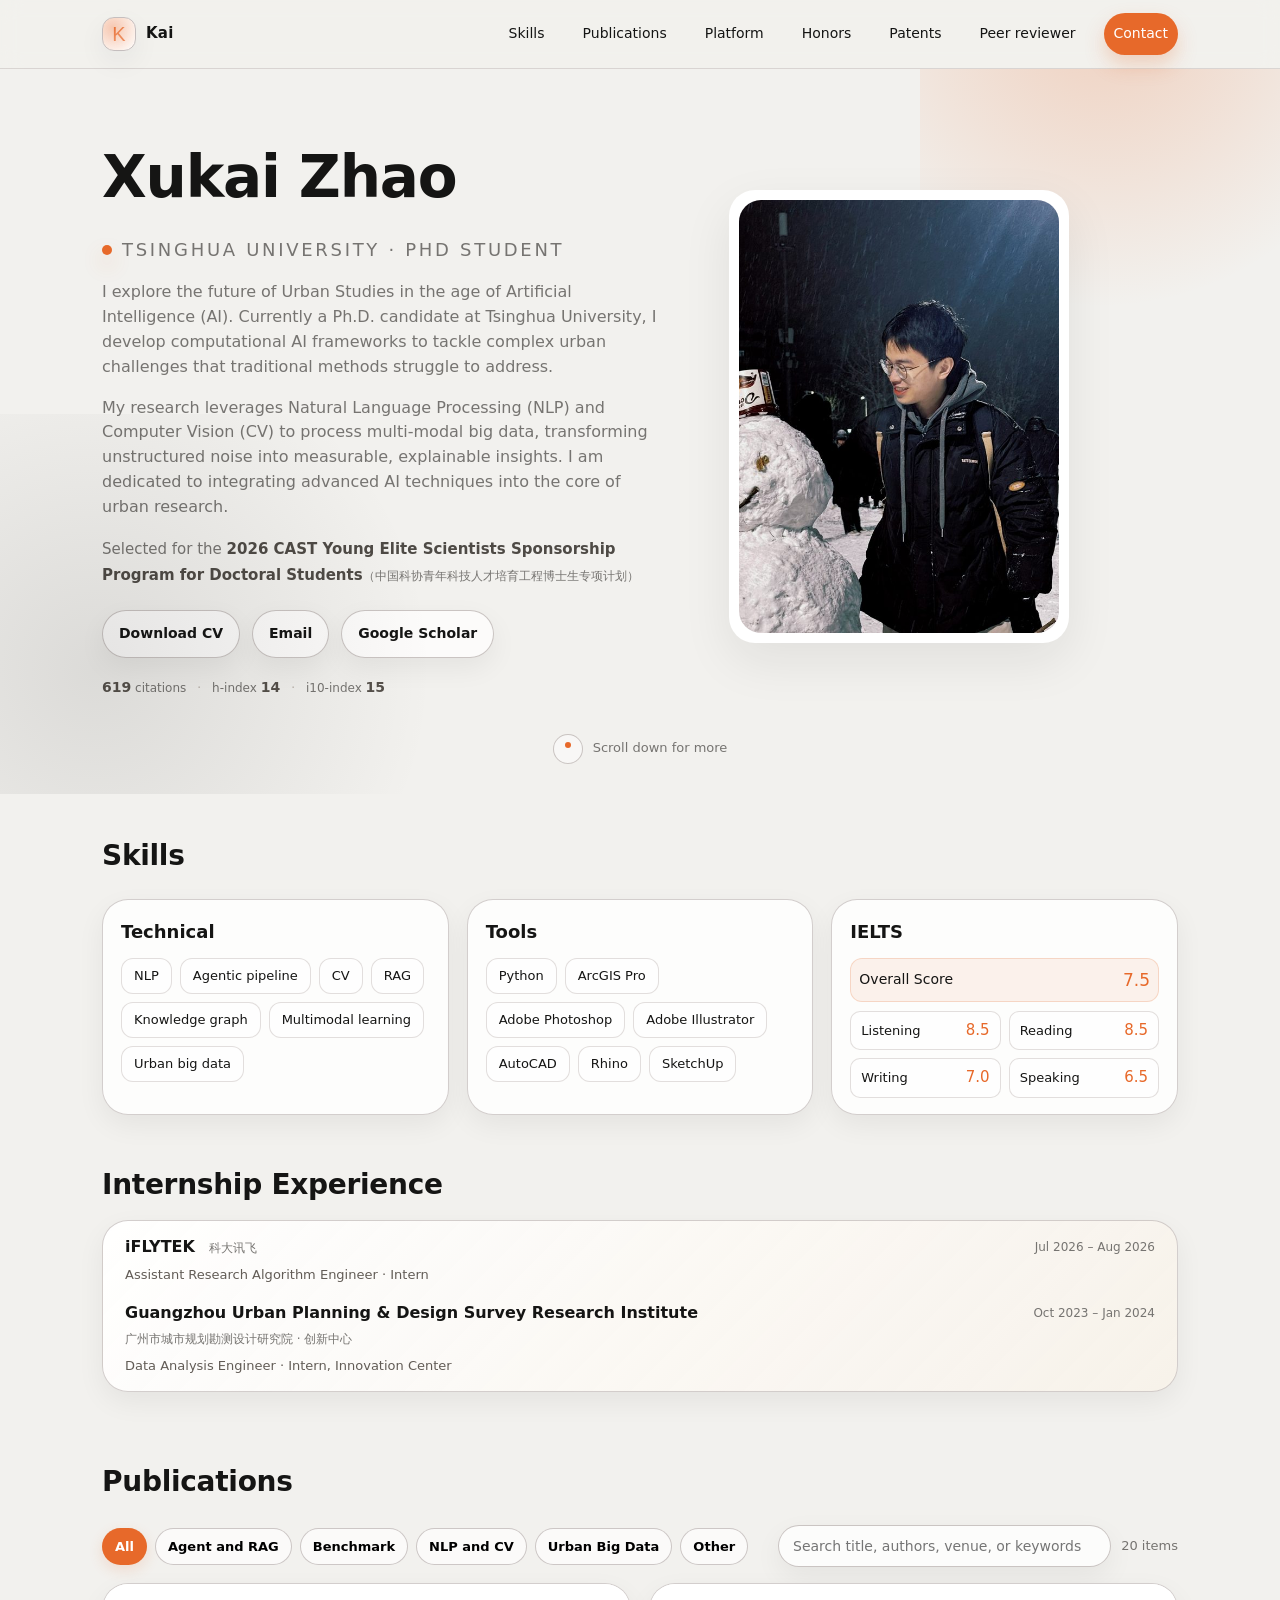
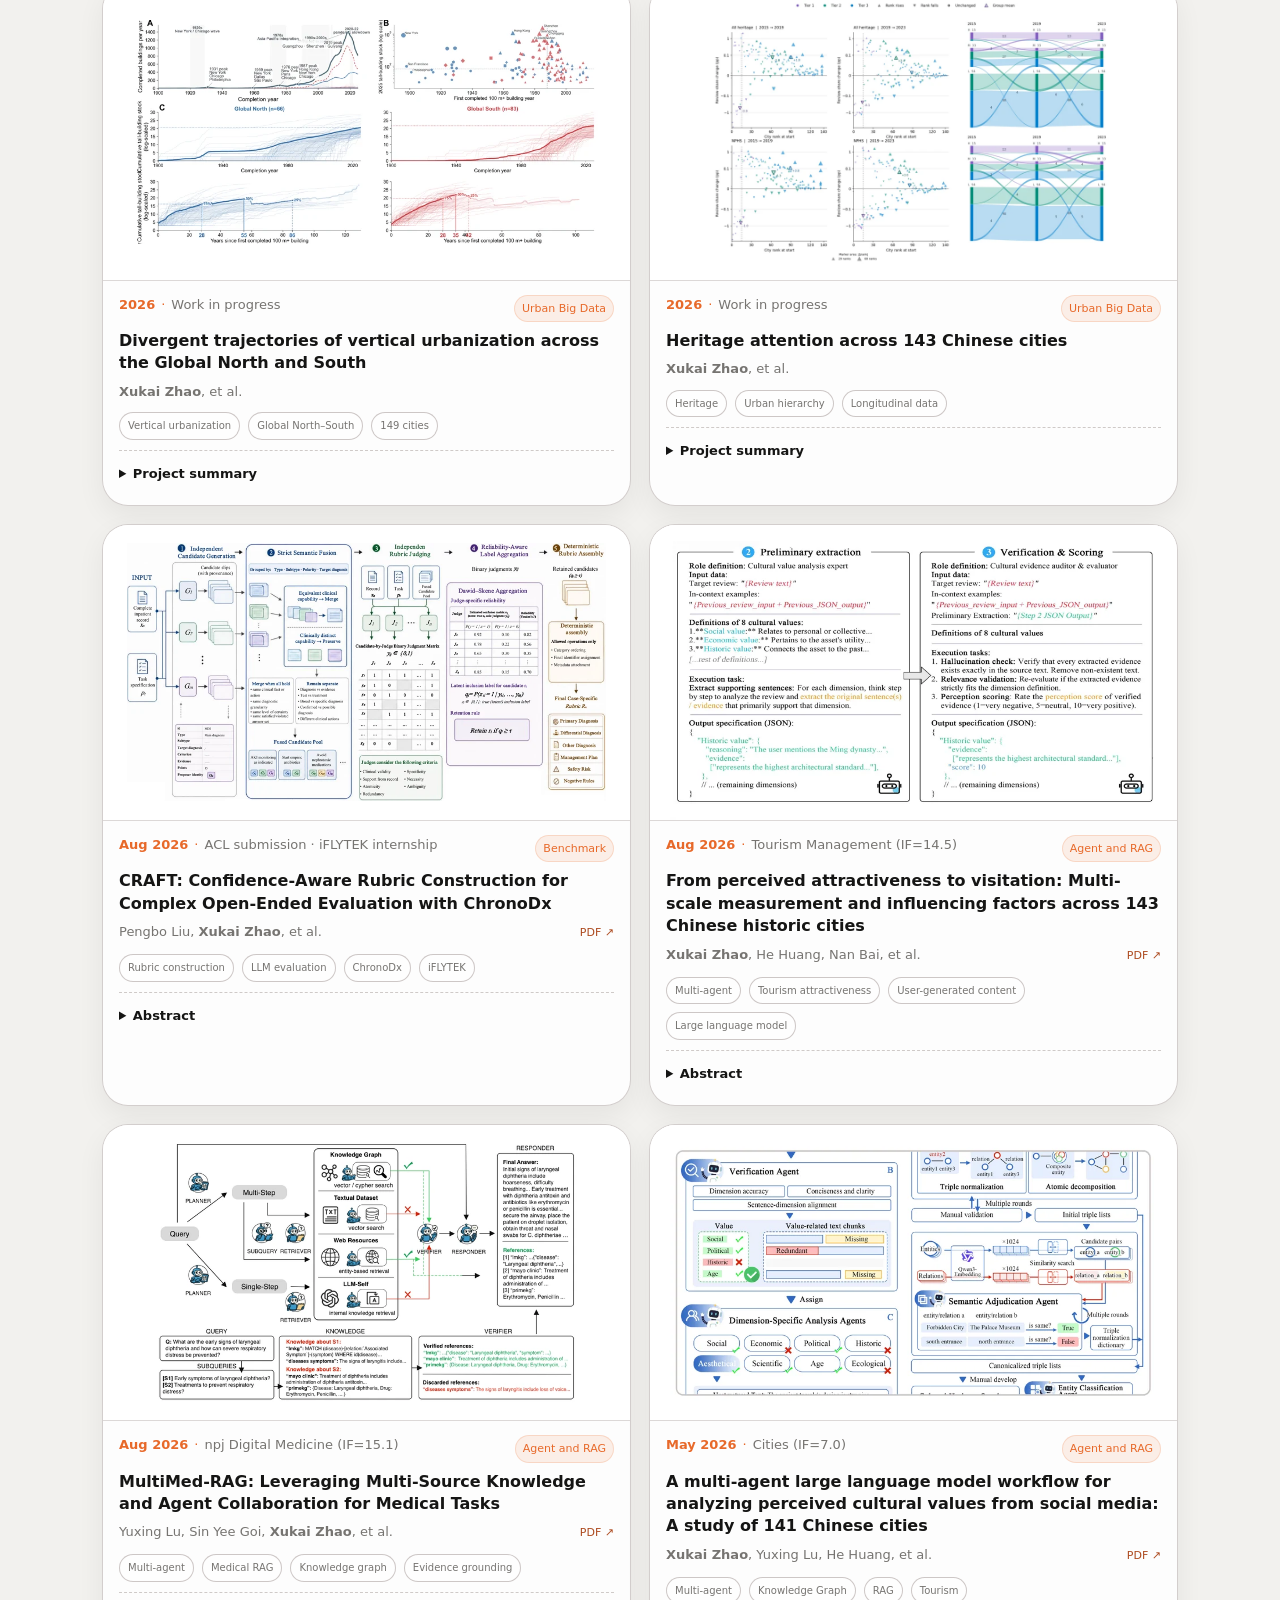
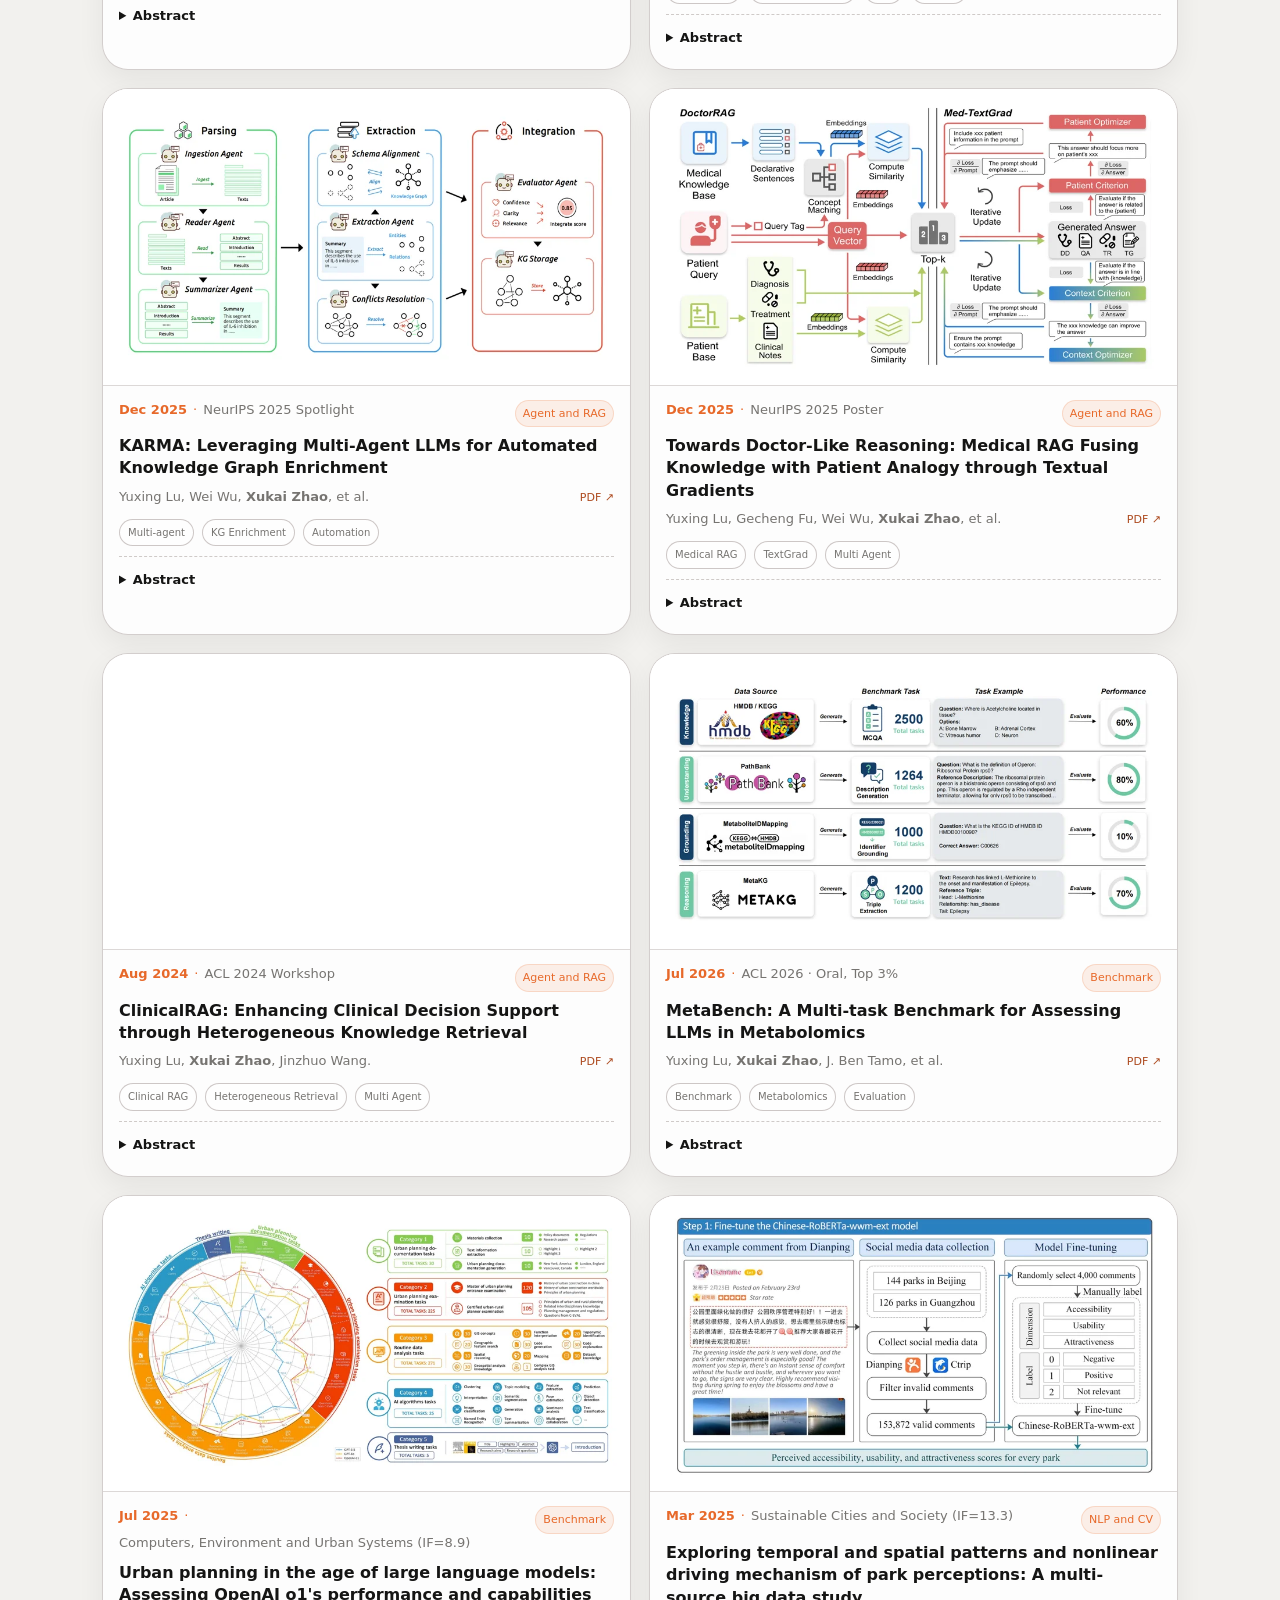
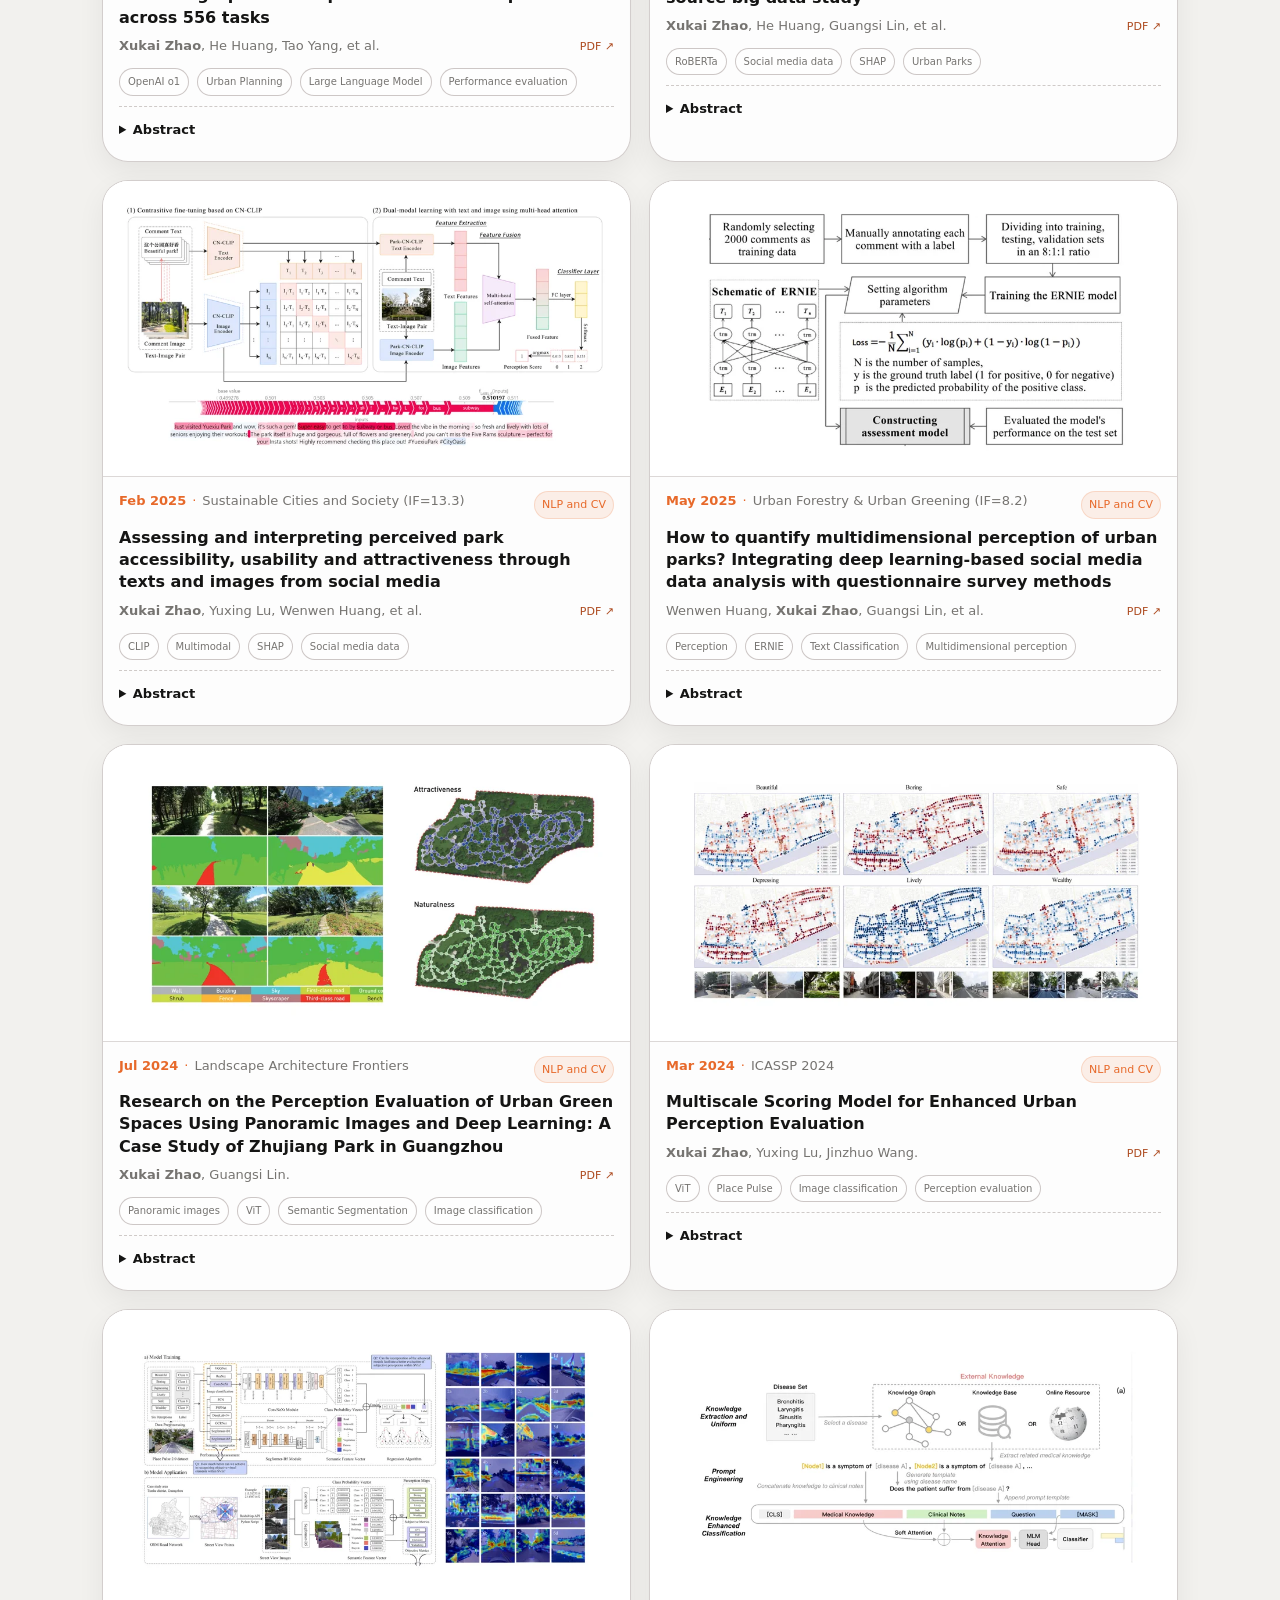
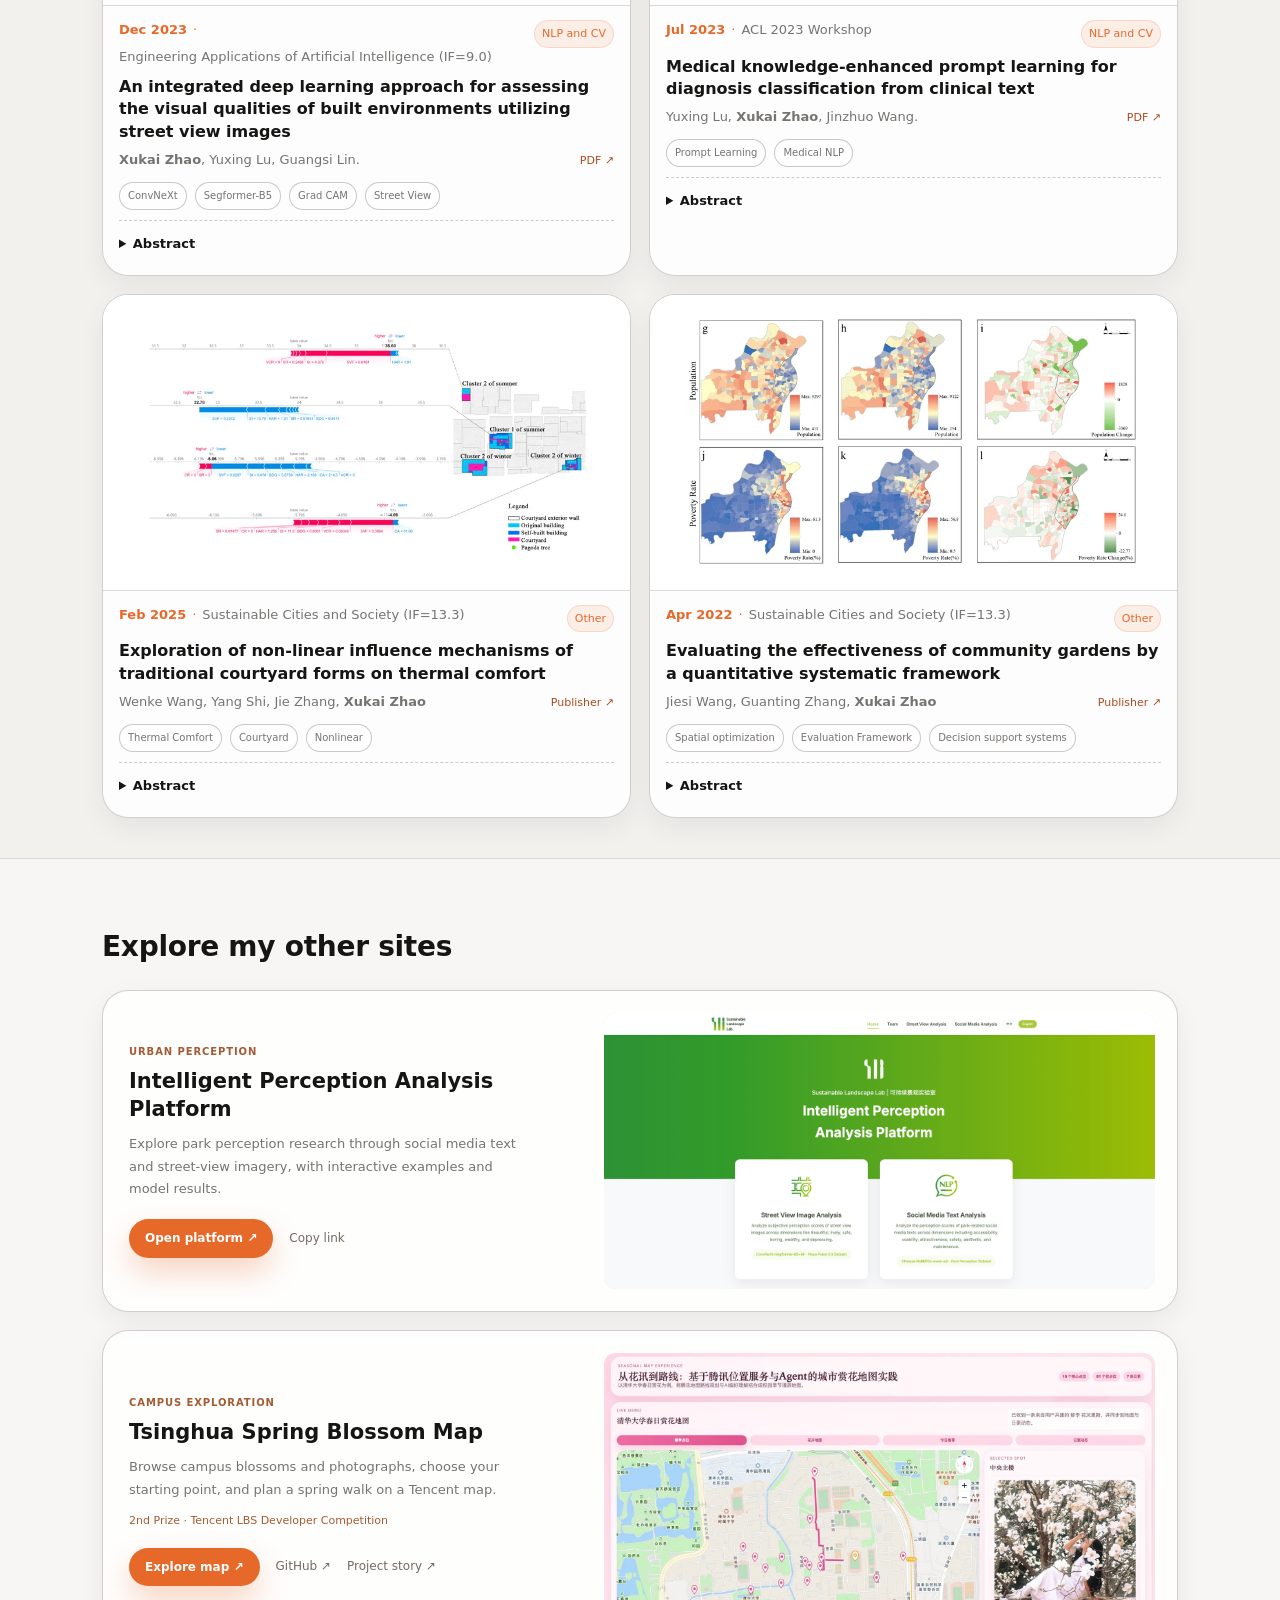
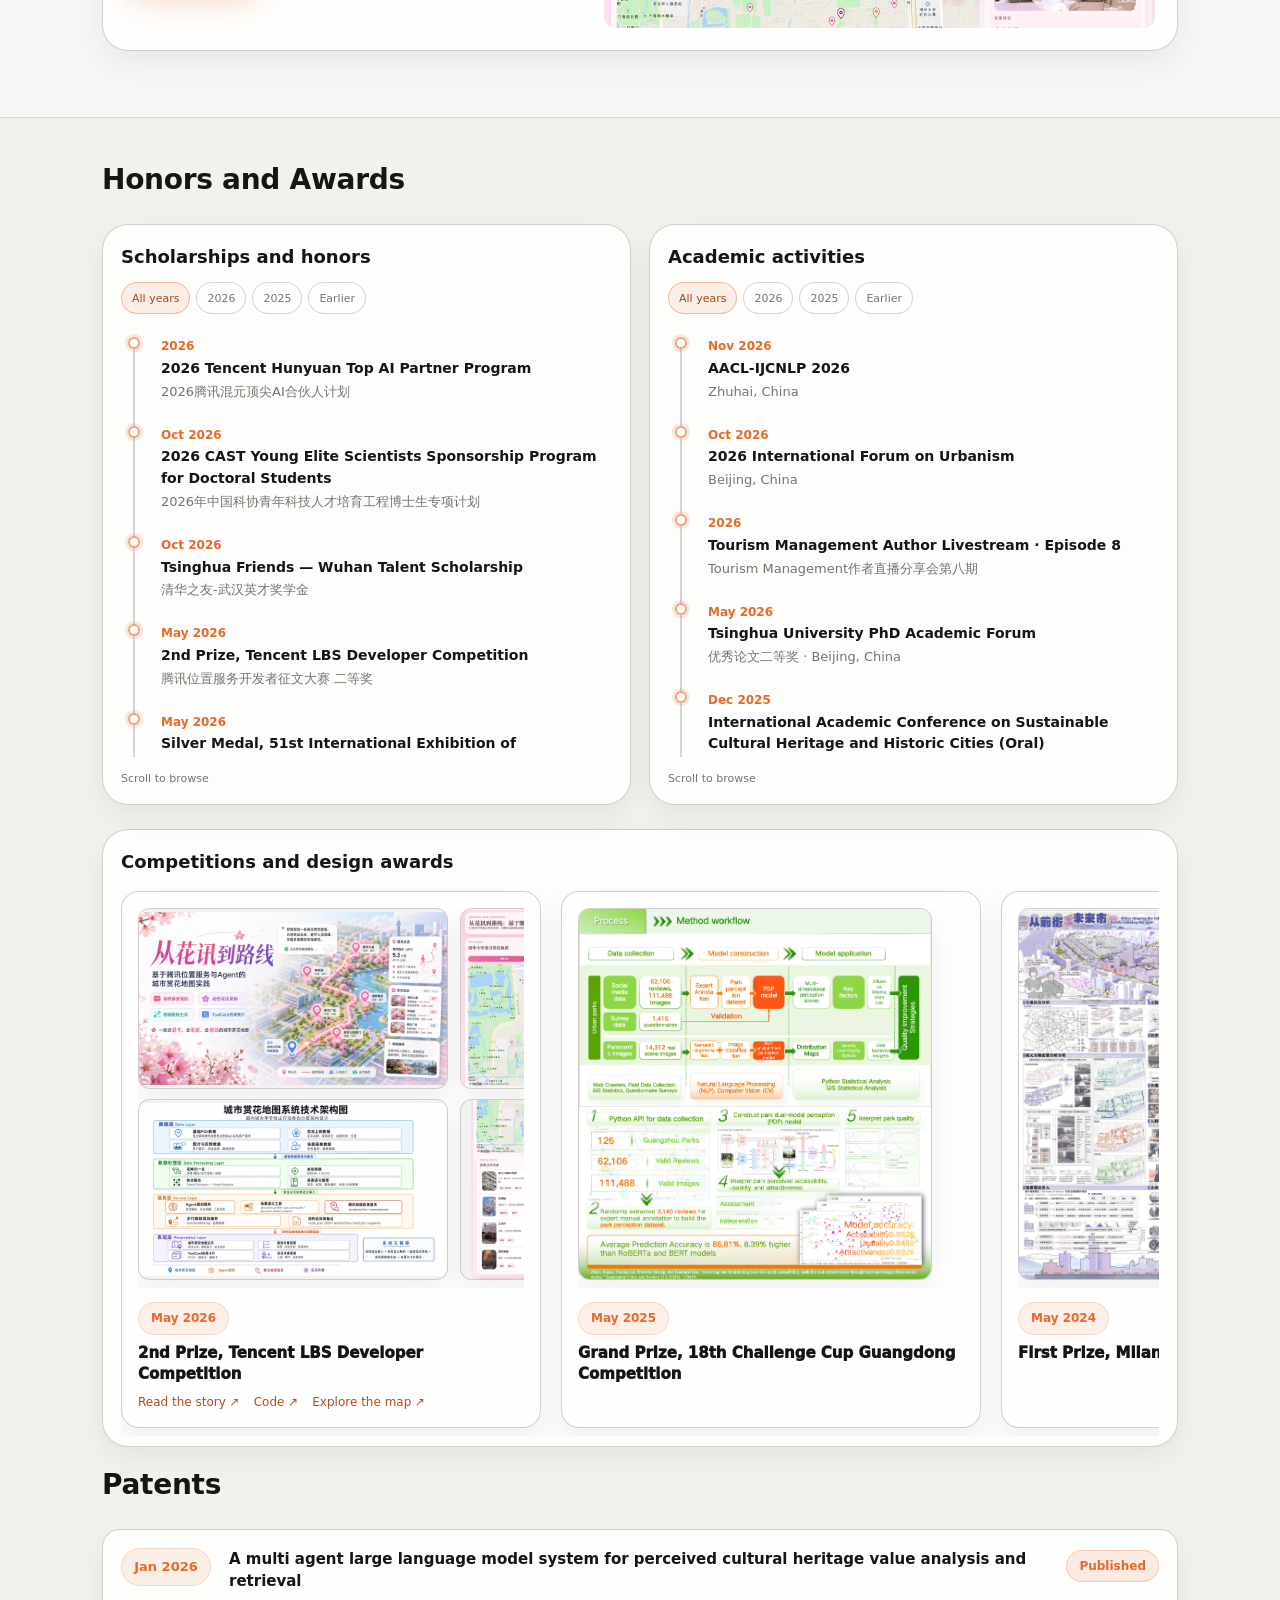
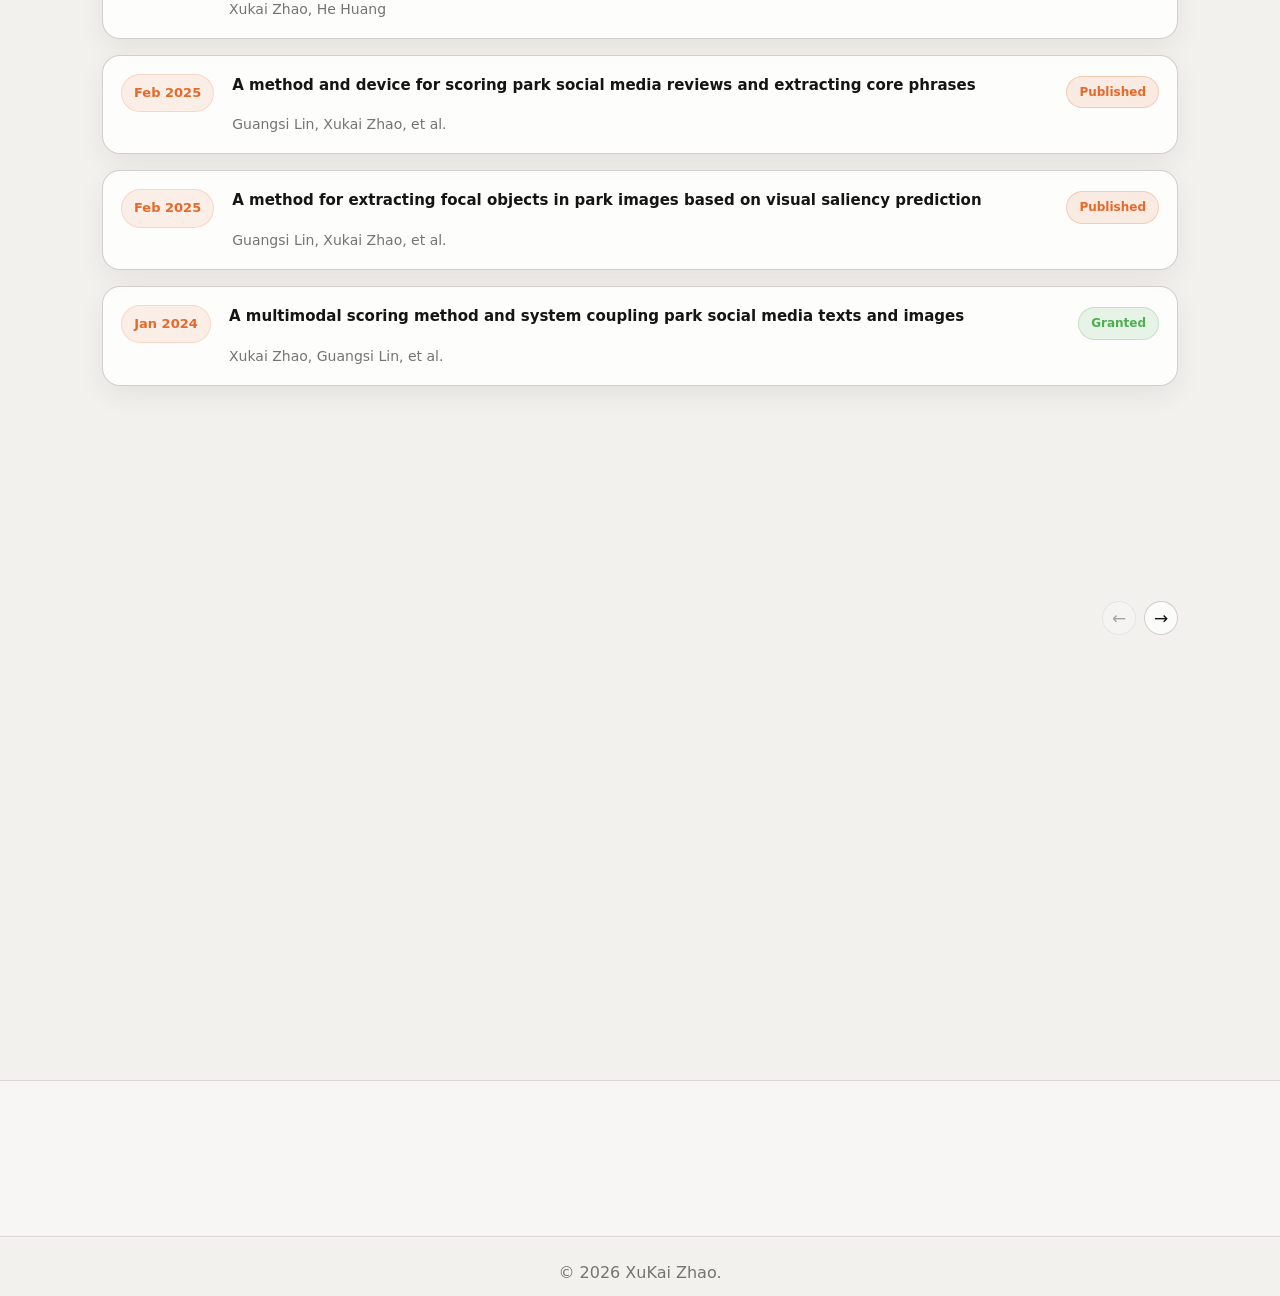
<file: index.html>
<!doctype html>
<html lang="en">
<head>
  <meta charset="utf-8">
  <meta name="viewport" content="width=device-width, initial-scale=1">
  <title>Xukai · Personal Website</title>
  <meta name="description" content="Xukai Zhao. PhD student at Tsinghua University School of Architecture. Research on AI and urban perception, agentic workflows, RAG, and multimodal urban analytics.">
  <link rel="icon" href="assets/avatar.jpg">
  <link rel="stylesheet" href="styles.css">
<link rel="stylesheet" href="refinements.css">
</head>
<body>
  <a class="skip-link" href="#main">Skip to content</a>

  <header class="topbar">
    <div class="container topbar-inner">
      <a class="brand" href="#top" aria-label="Back to top">
        <span class="brand-mark">
          <span class="brand-k">K</span>
        </span>
        <span class="brand-text">Kai</span>
      </a>

      <button class="nav-toggle" aria-label="Open menu" aria-expanded="false" aria-controls="mainNav" type="button">
        <span></span><span></span><span></span>
      </button>

      <nav class="nav" aria-label="Page navigation" id="mainNav">
        <!-- <a href="#research">Research</a> -->
        <a href="#skills">Skills</a>
        <a href="#publications">Publications</a>
        <a href="#urban">Platform</a>
        <a href="#honors">Honors</a>
        <!-- <a href="#background">Background</a> -->
        <a href="#patents">Patents</a>
        <a href="#reviewer">Peer reviewer</a>
        <a class="nav-cta" href="#top">Contact</a>
        
      </nav>
    </div>
  </header>

  <main id="main">
    <section id="top" class="hero">
      <div class="container hero-grid">
        <div class="hero-text">
          <h1 class="reveal">Xukai Zhao</h1>
          <p class="kicker reveal" style="font-size: 18px;margin-bottom: 0em;">Tsinghua University · PhD Student</p>
          <p class="muted reveal">I explore the future of Urban Studies in the age of Artificial Intelligence (AI). Currently a Ph.D. candidate at Tsinghua University, I develop computational AI frameworks to tackle complex urban challenges that traditional methods struggle to address.</p>
          <p class="muted reveal">My research leverages Natural Language Processing (NLP) and Computer Vision (CV) to process multi-modal big data, transforming unstructured noise into measurable, explainable insights. I am dedicated to integrating advanced AI techniques into the core of urban research.</p>
          <p class="cast-recognition muted reveal">Selected for the <strong>2026 CAST Young Elite Scientists Sponsorship Program for Doctoral Students</strong><span class="bio-zh" lang="zh-CN">（中国科协青年科技人才培育工程博士生专项计划）</span></p>
<div class="hero-actions reveal" style="margin-top: 2em;">
            <a class="btn primary" href="assets/Zhao_Xukai_CV.pdf" target="_blank" rel="noopener">Download CV</a>
            <a class="btn ghost" href="mailto:zhaoxk25@mails.tsinghua.edu.cn">Email</a>
            <a class="btn ghost" href="https://scholar.google.com/citations?user=Ko8zceoAAAAJ&amp;hl=zh-CN&amp;oi=ao" target="_blank" rel="noopener">Google Scholar</a>
          </div>

        <p class="scholar-inline muted reveal" aria-label="Google Scholar: 619 citations, h-index 14, i10-index 15"><span><strong id="scholarCitations">619</strong> citations</span><span class="metric-separator" aria-hidden="true">·</span><span>h-index <strong id="scholarH">14</strong></span><span class="metric-separator" aria-hidden="true">·</span><span>i10-index <strong id="scholarI10">15</strong></span></p>
</div>

        <div class="hero-media reveal">
          <div class="avatar-card hover-lift">
            <img src="assets/avatar.jpg" alt="Xukai Zhao" loading="eager">
          </div>

          </div>
        </div>
      

      <div class="hero-scroll">
        <span class="scroll-ring" aria-hidden="true"></span>
        <span>Scroll down for more</span>
      </div>
    </section>

    <section id="skills" class="section">
      <div class="container">
        <div class="section-head">
          <h2 class="reveal">Skills</h2>
          <!-- <p class="muted reveal">Programming, spatial analysis, and research tooling.</p> -->
        </div>

        <div class="skills-grid">
          <div class="card reveal hover-lift">
            <h3>Technical</h3>
            <div class="pill-grid">
              <span class="pill">NLP</span>
              <span class="pill">Agentic pipeline</span>
              <span class="pill">CV</span>
              <span class="pill">RAG</span>
              <span class="pill">Knowledge graph</span>
              <span class="pill">Multimodal learning</span>
              <span class="pill">Urban big data</span>
            </div>
          </div>

          <div class="card reveal hover-lift">
            <h3>Tools</h3>
            <div class="pill-grid">
              <span class="pill">Python</span>
              <span class="pill">ArcGIS Pro</span>
              <span class="pill">Adobe Photoshop</span>
              <span class="pill">Adobe Illustrator</span>
              <span class="pill">AutoCAD</span>
              <span class="pill">Rhino</span>
              <span class="pill">SketchUp</span>
            </div>
          </div>

          <div class="card reveal hover-lift ielts-card">
            <h3>IELTS</h3>
            <div class="ielts-content">
              <div class="ielts-overall">
                <span class="ielts-label">Overall Score</span>
                <span class="ielts-score">7.5</span>
              </div>
              <div class="ielts-breakdown">
                <div class="ielts-item">
                  <span class="ielts-skill">Listening</span>
                  <span class="ielts-skill-score">8.5</span>
                </div>
                <div class="ielts-item">
                  <span class="ielts-skill">Reading</span>
                  <span class="ielts-skill-score">8.5</span>
                </div>
                <div class="ielts-item">
                  <span class="ielts-skill">Writing</span>
                  <span class="ielts-skill-score">7.0</span>
                </div>
                <div class="ielts-item">
                  <span class="ielts-skill">Speaking</span>
                  <span class="ielts-skill-score">6.5</span>
                </div>
              </div>
            </div>
          </div>
        </div>
    
    <!-- <section id="research" class="section alt">
      <div class="container">
        <div class="section-head">
          <h2 class="reveal">Research</h2>
        </div>

        <div class="feature-grid">
          <div class="feature reveal">
            <div class="feature-title">
              <span class="feature-icon" aria-hidden="true">
                <svg viewBox="0 0 24 24" xmlns="http://www.w3.org/2000/svg">
                  <path d="M12 2l2 2h4a2 2 0 012 2v4a2 2 0 01-2 2h-1v2h1a2 2 0 012 2v4h-4v-3H9v3H5v-4a2 2 0 012-2h1v-2H8a2 2 0 01-2-2V6a2 2 0 012-2h4l2-2zM9 9a1 1 0 100 2 1 1 0 000-2zm6 0a1 1 0 100 2 1 1 0 000-2z"/>
                </svg>
              </span>
              <h3>Agent based collaboration</h3>
            </div>
            <p class="muted">Break complex pipelines into parallel roles, covering evidence discovery, extraction, conflict handling, aggregation, and report generation.</p>
          </div>
          <div class="feature reveal">
            <div class="feature-title">
              <span class="feature-icon" aria-hidden="true">
                <svg viewBox="0 0 24 24" xmlns="http://www.w3.org/2000/svg">
                  <path d="M6 5a3 3 0 116 0 3 3 0 01-6 0zm9 4a3 3 0 116 0 3 3 0 01-6 0zM5 15a3 3 0 116 0 3 3 0 01-6 0zm8.5-6.5l-2 2m7 3l-3 3M9 8l-3 4"/>
                </svg>
              </span>
              <h3>RAG and knowledge graphs</h3>
            </div>
            <p class="muted">Extract evidence triples from unstructured reviews and literature, build searchable graphs, and support traceable question answering.</p>
          </div>
          <div class="feature reveal">
            <div class="feature-title">
              <span class="feature-icon" aria-hidden="true">
                <svg viewBox="0 0 24 24" xmlns="http://www.w3.org/2000/svg">
                  <path d="M12 3l7 4-7 4-7-4 7-4zm0 7l7 4-7 4-7-4 7-4zm0 7l7 4-7 4-7-4 7-4z"/>
                </svg>
              </span>
              <h3>Multi source urban data</h3>
            </div>
            <p class="muted">Combine social media, street view, points of interest, remote sensing, and mobility signals to quantify perceptions at scale.</p>
          </div>
          <div class="feature reveal">
            <div class="feature-title">
              <span class="feature-icon" aria-hidden="true">
                <svg viewBox="0 0 24 24" xmlns="http://www.w3.org/2000/svg">
                  <path d="M4 19h16v2H4v-2zm2-10h3v7H6v-7zm5-4h3v11h-3V5zm5 6h3v5h-3v-5z"/>
                </svg>
              </span>
              <h3>Interpretable modeling</h3>
            </div>
            <p class="muted">Use methods such as SHAP, partial dependence analysis, and visual attribution to make mechanisms transparent and reusable.</p>
          </div>
        </div>
      </div>
    </section> -->

    </div></section><section id="experience" class="section" aria-labelledby="experience-heading">
  <div class="container">
    <div class="section-head"><h2 id="experience-heading" class="reveal">Internship Experience</h2></div>
    <div class="card experience-panel">
<ol class="experience-list">
      <li class="experience-item reveal">
        <div class="experience-copy">
          <h3>iFLYTEK <span class="experience-zh" lang="zh-CN">科大讯飞</span>
</h3>
          <p class="experience-role">Assistant Research Algorithm Engineer · Intern</p>
        </div>
        <p class="experience-period"><time datetime="2026-07">Jul 2026</time> – <time datetime="2026-08">Aug 2026</time></p>
      </li>
      <li class="experience-item reveal">
        <div class="experience-copy">
          <h3>Guangzhou Urban Planning &amp; Design Survey Research Institute</h3>
          <p class="experience-zh" lang="zh-CN">广州市城市规划勘测设计研究院 · 创新中心</p>
          <p class="experience-role">Data Analysis Engineer · Intern, Innovation Center</p>
        </div>
        <p class="experience-period"><time datetime="2023-10">Oct 2023</time> – <time datetime="2024-01">Jan 2024</time></p>
      </li>
    </ol>
  </div>
</div>
</section><section id="publications" class="section">
      <div class="container">
        <div class="section-head">
          <h2 class="reveal">Publications</h2>
          <!-- <p class="muted reveal">Each paper card reserves space for an image. Replace placeholders with your own figures.</p> -->
        </div>

        <div class="pub-toolbar reveal">
          <div class="filters" role="group" aria-label="Publication filters">
            <button class="chip active" data-filter="All" type="button" aria-pressed="true">All</button>
            <button class="chip" data-filter="Agent and RAG" type="button" aria-pressed="false">Agent and RAG</button>
            <button class="chip" data-filter="Benchmark" type="button" aria-pressed="false">Benchmark</button>
            <button class="chip" data-filter="NLP and CV" type="button" aria-pressed="false">NLP and CV</button>
            <button class="chip" data-filter="Urban Big Data" aria-pressed="false" type="button">Urban Big Data</button><button class="chip" data-filter="Other" type="button" aria-pressed="false">Other</button>
          </div>

          <div class="searchbox">
            <label class="sr-only" for="pubSearch">Search publications</label>
            <input id="pubSearch" type="search" placeholder="Search title, authors, venue, or keywords" autocomplete="off">
            <div class="count" aria-live="polite">
<span id="pubCount">0</span> items</div>
          </div>
        </div>

        <div class="paper-grid" id="paperGrid">
<article class="paper-card reveal" data-category="Urban Big Data" data-year="2026" data-search="Divergent trajectories of vertical urbanization across the Global North and South Xukai Zhao, et al. Work in progress 全球超高层 高层建筑 城市大数据 南北差异 Vertical urbanization Global North–South 149 cities" id="paper-vertical-urbanization">
      <div class="paper-media paper-media-padded paper-media-cropped">
        <a href="assets/figures/vertical-urbanization.png" target="_blank" rel="noopener" class="paper-figure-link" aria-label="View research figure: Divergent trajectories of vertical urbanization across the Global North and South"><span class="paper-crop-frame"><span class="paper-crop-viewport"><img src="assets/papers/vertical-urbanization.webp" alt="Vertical urbanization research figure preview — first three rows" loading="lazy" decoding="async">
      </span></span><span class="figure-hint" aria-hidden="true">View figure ↗</span></a>
</div>
      <div class="paper-body">
        <div class="paper-top">
          <div class="paper-meta">
<span class="paper-date">2026</span> · <span class="paper-venue">Work in progress</span>
</div>
          <div class="paper-category">Urban Big Data</div>
        </div>
        <h3 class="paper-title">Divergent trajectories of vertical urbanization across the Global North and South</h3>
        <p class="paper-authors"><strong>Xukai Zhao</strong>, et al.</p>
        <div class="tag-row">
<span class="tag">Vertical urbanization</span><span class="tag">Global North–South</span><span class="tag">149 cities</span>
</div>
        <details class="paper-details">
          <summary>Project summary</summary>
          <p class="paper-abstract">A comparative study of more than 26,000 completed buildings at least 100 m tall across 149 cities through 2025. The project connects construction histories, spatial footprints, functional composition, and city-level socioeconomic trajectories to examine shared changes and divergent patterns of vertical urbanization across the Global North and South.</p>
        </details>
      </div>
    </article>

<article class="paper-card reveal" data-category="Urban Big Data" data-year="2026" data-search="Heritage attention across 143 Chinese cities Xukai Zhao, et al. Work in progress 遗产 城市大数据 评论关注 城市层级 头部长尾 Heritage Urban hierarchy Longitudinal data" id="paper-heritage-attention">
      <div class="paper-media paper-media-padded">
        <a href="assets/figures/heritage-attention.png" target="_blank" rel="noopener" class="paper-figure-link" aria-label="View research figure: Heritage attention across 143 Chinese cities"><img src="assets/papers/heritage-attention.webp" alt="Research figure for Heritage attention across 143 Chinese cities" loading="lazy" decoding="async">
      <span class="figure-hint" aria-hidden="true">View figure ↗</span></a>
</div>
      <div class="paper-body">
        <div class="paper-top">
          <div class="paper-meta">
<span class="paper-date">2026</span> · <span class="paper-venue">Work in progress</span>
</div>
          <div class="paper-category">Urban Big Data</div>
        </div>
        <h3 class="paper-title">Heritage attention across 143 Chinese cities</h3>
        <p class="paper-authors"><strong>Xukai Zhao</strong>, et al.</p>
        <div class="tag-row">
<span class="tag">Heritage</span><span class="tag">Urban hierarchy</span><span class="tag">Longitudinal data</span>
</div>
        <details class="paper-details">
          <summary>Project summary</summary>
          <p class="paper-abstract">This ongoing project traces three million review-based attention across 8,311 heritage in 143 Chinese cities over 2015–2023. It examines how attention spreads between cities while concentrating within them, how leading cities and attractions change, and how spatial location and prior review activity relate to later positions. Review shares represent attention within the platform sample.</p>
        </details>
      </div>
    </article>

<article class="paper-card reveal" data-category="Benchmark" data-year="2026" data-search="CRAFT: Confidence-Aware Rubric Construction for Complex Open-Ended Evaluation with ChronoDx Pengbo Liu, Xukai Zhao, et al. ACL submission 科大讯飞 实习 评分准则 评测 临床推理 Rubric construction LLM evaluation ChronoDx iFLYTEK" id="paper-craft">
      <div class="paper-media paper-media-padded">
        <a href="assets/figures/craft.png" target="_blank" rel="noopener" class="paper-figure-link" aria-label="View research figure: CRAFT: Confidence-Aware Rubric Construction for Complex Open-Ended Evaluation with ChronoDx"><img src="assets/papers/craft.webp" alt="Research figure for CRAFT: Confidence-Aware Rubric Construction for Complex Open-Ended Evaluation with ChronoDx" loading="lazy" decoding="async">
      <span class="figure-hint" aria-hidden="true">View figure ↗</span></a>
</div>
      <div class="paper-body">
        <div class="paper-top">
          <div class="paper-meta">
<span class="paper-date">Aug 2026</span> · <span class="paper-venue">ACL submission · iFLYTEK internship</span>
</div>
          <div class="paper-category">Benchmark</div>
        </div>
        <h3 class="paper-title">
<a href="assets/pdfs/craft.pdf" target="_blank" rel="noopener" aria-label="CRAFT: Confidence-Aware Rubric Construction for Complex Open-Ended Evaluation with ChronoDx — open PDF">CRAFT: Confidence-Aware Rubric Construction for Complex Open-Ended Evaluation with ChronoDx</a>
</h3>
        <div class="paper-author-row">
<p class="paper-authors">Pengbo Liu, <strong>Xukai Zhao</strong>, et al.</p>
        <div class="paper-file-links"><a href="assets/pdfs/craft.pdf" target="_blank" rel="noopener">PDF ↗</a></div>
</div>
<div class="tag-row">
<span class="tag">Rubric construction</span><span class="tag">LLM evaluation</span><span class="tag">ChronoDx</span><span class="tag">iFLYTEK</span>
</div>
        <details class="paper-details">
          <summary>Abstract</summary>
          <p class="paper-abstract">CRAFT combines expert task definition, independent multi-model proposal, strict semantic fusion, blinded panel judging, Dawid–Skene reliability estimation, and deterministic assembly to construct atomic evaluation rubrics. ChronoDx instantiates the framework in 120 longitudinal inpatient case–task instances across 11 specialties. The framework supports scalable, confidence-aware and traceable evaluation of complex open-ended responses.</p>
        </details>
      </div>
    </article>

<article class="paper-card reveal" data-category="Agent and RAG" data-year="2026" data-search="From perceived attractiveness to visitation: Multi-scale measurement and influencing factors across 143 Chinese historic cities Xukai Zhao, He Huang, Nan Bai, et al. Tourism Management 旅游 遗产 吸引力 城市大数据 Multi-agent Tourism attractiveness User-generated content Large language model" id="paper-perceived-attractiveness">
      <div class="paper-media">
        <a href="assets/papers/2026_perception_visitation.jpg" target="_blank" rel="noopener" class="paper-figure-link" aria-label="View research figure: From perceived attractiveness to visitation: Multi-scale measurement and influencing factors across 143 Chinese historic cities"><img src="assets/papers/2026_perception_visitation.webp" alt="Research figure for From perceived attractiveness to visitation: Multi-scale measurement and influencing factors across 143 Chinese historic cities" loading="lazy" decoding="async">
      <span class="figure-hint" aria-hidden="true">View figure ↗</span></a>
</div>
      <div class="paper-body">
        <div class="paper-top">
          <div class="paper-meta">
<span class="paper-date">Aug 2026</span> · <span class="paper-venue">Tourism Management (IF=14.5)</span>
</div>
          <div class="paper-category">Agent and RAG</div>
        </div>
        <h3 class="paper-title">
<a href="assets/pdfs/perceived-attractiveness.pdf" target="_blank" rel="noopener" aria-label="From perceived attractiveness to visitation: Multi-scale measurement and influencing factors across 143 Chinese historic cities — open PDF">From perceived attractiveness to visitation: Multi-scale measurement and influencing factors across 143 Chinese historic cities</a>
</h3>
        <div class="paper-author-row">
<p class="paper-authors"><strong>Xukai Zhao</strong>, He Huang, Nan Bai, et al.</p>
        <div class="paper-file-links"><a href="assets/pdfs/perceived-attractiveness.pdf" target="_blank" rel="noopener">PDF ↗</a></div>
</div>
<div class="tag-row">
<span class="tag">Multi-agent</span><span class="tag">Tourism attractiveness</span><span class="tag">User-generated content</span><span class="tag">Large language model</span>
</div>
        <details class="paper-details">
          <summary>Abstract</summary>
          <p class="paper-abstract">Effective tourism management requires understanding how attraction attributes and supporting factors shape tourists’ perceived attractiveness and how these translate into visitation. This study develops a tourist-centered framework using 610,136 reviews across 2,128 heritage attractions in 143 Chinese cities. An LLM pipeline measures perceived attractiveness, review volume proxies visitation, and XGBoost with SHAP identifies influencing factors. The results reveal a multi-core spatial structure, a polarized long-tail distribution of visitation, and different roles for official designation, visual quality, ticket pricing, perceived cultural values, accessibility, and spatial agglomeration.</p>
        </details>
      </div>
    </article>

<article class="paper-card reveal" data-category="Agent and RAG" data-year="2026" data-search="MultiMed-RAG: Leveraging Multi-Source Knowledge and Agent Collaboration for Medical Tasks Yuxing Lu, Sin Yee Goi, Xukai Zhao, et al. npj Digital Medicine 医学 多智能体 知识图谱 检索 Multi-agent RAG Medical knowledge Evidence grounding" id="paper-multimed-rag">
      <div class="paper-media paper-media-padded">
        <a href="assets/papers/2026_multimed_rag.png" target="_blank" rel="noopener" class="paper-figure-link" aria-label="View research figure: MultiMed-RAG: Leveraging Multi-Source Knowledge and Agent Collaboration for Medical Tasks"><img src="assets/papers/2026_multimed_rag.webp" alt="Research figure for MultiMed-RAG: Leveraging Multi-Source Knowledge and Agent Collaboration for Medical Tasks" loading="lazy" decoding="async">
      <span class="figure-hint" aria-hidden="true">View figure ↗</span></a>
</div>
      <div class="paper-body">
        <div class="paper-top">
          <div class="paper-meta">
<span class="paper-date">Aug 2026</span> · <span class="paper-venue">npj Digital Medicine (IF=15.1)</span>
</div>
          <div class="paper-category">Agent and RAG</div>
        </div>
        <h3 class="paper-title">
<a href="assets/pdfs/multimed-rag.pdf" target="_blank" rel="noopener" aria-label="MultiMed-RAG: Leveraging Multi-Source Knowledge and Agent Collaboration for Medical Tasks — open PDF">MultiMed-RAG: Leveraging Multi-Source Knowledge and Agent Collaboration for Medical Tasks</a>
</h3>
        <div class="paper-author-row">
<p class="paper-authors">Yuxing Lu, Sin Yee Goi, <strong>Xukai Zhao</strong>, et al.</p>
        <div class="paper-file-links"><a href="assets/pdfs/multimed-rag.pdf" target="_blank" rel="noopener">PDF ↗</a></div>
</div>
<div class="tag-row">
<span class="tag">Multi-agent</span><span class="tag">Medical RAG</span><span class="tag">Knowledge graph</span><span class="tag">Evidence grounding</span>
</div>
        <details class="paper-details">
          <summary>Abstract</summary>
          <p class="paper-abstract">Medical artificial intelligence systems require comprehensive knowledge integration to provide safe and reliable clinical decision support; however, many existing single-source retrieval-augmented generation (RAG) approaches offer limited coverage and may introduce bias. Here, we present MultiMed-RAG, a multi-agent framework that synthesizes heterogeneous medical knowledge from structured graphs, curated textual databases, web resources, and LLM internal knowledge to generate evidence-grounded clinical responses. The framework orchestrates specialized agents that decompose complex queries, dynamically select optimal knowledge sources, validate retrieved evidence against safety and accuracy criteria, and generate responses with transparent source attribution. Across nine medical benchmarks spanning diverse tasks, MultiMed-RAG achieves state-of-the-art performance, demonstrating consistent improvements of 4–7% over direct generation and 2–4% over existing RAG methods. Qualitative evaluation further indicates superior adherence to clinical safety, trustworthiness, actionability, and responsibility (STAR) principles. By addressing key challenges of knowledge heterogeneity, query complexity, and evidence transparency, MultiMed-RAG establishes a principled pathway toward trustworthy AI-assisted clinical decision support systems.</p>
        </details>
      </div>
    </article>

<article class="paper-card reveal" data-category="Agent and RAG" data-year="2026" data-search="A multi-agent large language model workflow for analyzing perceived cultural values from social media: A study of 141 Chinese cities Xukai Zhao, Yuxing Lu, He Huang, et al. Cities 遗产 文化价值 多智能体 知识图谱 检索 Multi-agent Knowledge Graph RAG Tourism" id="paper-cultural-values">
      <div class="paper-media">
        <a href="assets/papers/2025_cultural_values.png" target="_blank" rel="noopener" class="paper-figure-link" aria-label="View research figure: A multi-agent large language model workflow for analyzing perceived cultural values from social media: A study of 141 Chinese cities"><img src="assets/papers/2025_cultural_values.webp" alt="Research figure for A multi-agent large language model workflow for analyzing perceived cultural values from social media: A study of 141 Chinese cities" loading="lazy" decoding="async">
      <span class="figure-hint" aria-hidden="true">View figure ↗</span></a>
</div>
      <div class="paper-body">
        <div class="paper-top">
          <div class="paper-meta">
<span class="paper-date">May 2026</span> · <span class="paper-venue">Cities (IF=7.0)</span>
</div>
          <div class="paper-category">Agent and RAG</div>
        </div>
        <h3 class="paper-title">
<a href="assets/pdfs/cultural-values.pdf" target="_blank" rel="noopener" aria-label="A multi-agent large language model workflow for analyzing perceived cultural values from social media: A study of 141 Chinese cities — open PDF">A multi-agent large language model workflow for analyzing perceived cultural values from social media: A study of 141 Chinese cities</a>
</h3>
        <div class="paper-author-row">
<p class="paper-authors"><strong>Xukai Zhao</strong>, Yuxing Lu, He Huang, et al.</p>
        <div class="paper-file-links"><a href="assets/pdfs/cultural-values.pdf" target="_blank" rel="noopener">PDF ↗</a></div>
</div>
<div class="tag-row">
<span class="tag">Multi-agent</span><span class="tag">Knowledge Graph</span><span class="tag">RAG</span><span class="tag">Tourism</span>
</div>
        <details class="paper-details">
          <summary>Abstract</summary>
          <p class="paper-abstract">Heritage attractions are key urban assets that embody cultural values, shape local identity, and support economic development through tourism. Understanding the values the public perceives in these assets, and the reasons behind these perceptions from a bottom-up, public-centered perspective, is essential for evidence-based urban and heritage policy. Social media data (SMD) presents opportunities for such analysis, yet current methods struggle to scale to national coverage and to convert unstructured text into operational, decision-ready urban knowledge. To address these challenges, we introduce a multi-agent large language model workflow that identifies and quantifies eight cultural values from SMD and extracts supporting evidence to construct Cultural Heritage Perception Graphs (CHPGs), which structure and reveal the underlying reasons. Analyzing 284,030 online comments on 703 heritage attractions across 141 Chinese cities, we map how different cultural values are expressed, co-occur, and vary spatially across cities. The results highlight the prominence of aesthetical and social dimensions in public discourse, alongside more selective and context-dependent expressions of the other value dimensions. At the city level, overall perception scores correlate positively with comment volume, tourism revenue, and GDP per capita, revealing four distinct city profiles that can guide targeted management strategies. In practice, our CHPG-powered retrieval-augmented generation (RAG) system translates unstructured SMD into interactive, evidence-based insights, helping bridge the gap between public feedback and actionable decision making and supporting heritage management that is more responsive to public perception.</p>
        </details>
      </div>
    </article>

<article class="paper-card reveal" data-category="Agent and RAG" data-year="2025" data-search="KARMA: Leveraging Multi-Agent LLMs for Automated Knowledge Graph Enrichment Yuxing Lu, Wei Wu, Xukai Zhao, et al. NeurIPS 2025 Spotlight  Multi-agent KG Enrichment Automation" id="paper-karma">
      <div class="paper-media">
        <a href="assets/papers/2025_karma.png" target="_blank" rel="noopener" class="paper-figure-link" aria-label="View research figure: KARMA: Leveraging Multi-Agent LLMs for Automated Knowledge Graph Enrichment"><img src="assets/papers/2025_karma.webp" alt="Research figure for KARMA: Leveraging Multi-Agent LLMs for Automated Knowledge Graph Enrichment" loading="lazy" decoding="async">
      <span class="figure-hint" aria-hidden="true">View figure ↗</span></a>
</div>
      <div class="paper-body">
        <div class="paper-top">
          <div class="paper-meta">
<span class="paper-date">Dec 2025</span> · <span class="paper-venue">NeurIPS 2025 Spotlight</span>
</div>
          <div class="paper-category">Agent and RAG</div>
        </div>
        <h3 class="paper-title">
<a href="assets/pdfs/karma.pdf" target="_blank" rel="noopener" aria-label="KARMA: Leveraging Multi-Agent LLMs for Automated Knowledge Graph Enrichment — open PDF">KARMA: Leveraging Multi-Agent LLMs for Automated Knowledge Graph Enrichment</a>
</h3>
        <div class="paper-author-row">
<p class="paper-authors">Yuxing Lu, Wei Wu, <strong>Xukai Zhao</strong>, et al.</p>
        <div class="paper-file-links"><a href="assets/pdfs/karma.pdf" target="_blank" rel="noopener">PDF ↗</a></div>
</div>
<div class="tag-row">
<span class="tag">Multi-agent</span><span class="tag">KG Enrichment</span><span class="tag">Automation</span>
</div>
        <details class="paper-details">
          <summary>Abstract</summary>
          <p class="paper-abstract">Maintaining comprehensive and up-to-date knowledge graphs (KGs) is critical for modern AI systems, but manual curation struggles to scale with the rapid growth of scientific literature. This paper presents KARMA, a novel framework employing multi-agent large language models (LLMs) to automate KG enrichment through structured analysis of unstructured text. Our approach employs nine collaborative agents, spanning entity discovery, relation extraction, schema alignment, and conflict resolution that iteratively parse documents, verify extracted knowledge, and integrate it into existing graph structures while adhering to domain-specific schema. Experiments on 1,200 PubMed articles from three different domains demonstrate the effectiveness of KARMA in knowledge graph enrichment, with the identification of up to 38,230 new entities while achieving 83.1% LLM-verified correctness and reducing conflict edges by 18.6% through multi-layer assessments.</p>
        </details>
      </div>
    </article>

<article class="paper-card reveal" data-category="Agent and RAG" data-year="2025" data-search="Towards Doctor-Like Reasoning: Medical RAG Fusing Knowledge with Patient Analogy through Textual Gradients Yuxing Lu, Gecheng Fu, Wei Wu, Xukai Zhao, et al. NeurIPS 2025 Poster  Medical RAG TextGrad Multi Agent" id="paper-doctorrag">
      <div class="paper-media">
        <a href="assets/papers/2025_doctor_like.png" target="_blank" rel="noopener" class="paper-figure-link" aria-label="View research figure: Towards Doctor-Like Reasoning: Medical RAG Fusing Knowledge with Patient Analogy through Textual Gradients"><img src="assets/papers/2025_doctor_like.webp" alt="Research figure for Towards Doctor-Like Reasoning: Medical RAG Fusing Knowledge with Patient Analogy through Textual Gradients" loading="lazy" decoding="async">
      <span class="figure-hint" aria-hidden="true">View figure ↗</span></a>
</div>
      <div class="paper-body">
        <div class="paper-top">
          <div class="paper-meta">
<span class="paper-date">Dec 2025</span> · <span class="paper-venue">NeurIPS 2025 Poster</span>
</div>
          <div class="paper-category">Agent and RAG</div>
        </div>
        <h3 class="paper-title">
<a href="assets/pdfs/doctorrag.pdf" target="_blank" rel="noopener" aria-label="Towards Doctor-Like Reasoning: Medical RAG Fusing Knowledge with Patient Analogy through Textual Gradients — open PDF">Towards Doctor-Like Reasoning: Medical RAG Fusing Knowledge with Patient Analogy through Textual Gradients</a>
</h3>
        <div class="paper-author-row">
<p class="paper-authors">Yuxing Lu, Gecheng Fu, Wei Wu, <strong>Xukai Zhao</strong>, et al.</p>
        <div class="paper-file-links"><a href="assets/pdfs/doctorrag.pdf" target="_blank" rel="noopener">PDF ↗</a></div>
</div>
<div class="tag-row">
<span class="tag">Medical RAG</span><span class="tag">TextGrad</span><span class="tag">Multi Agent</span>
</div>
        <details class="paper-details">
          <summary>Abstract</summary>
          <p class="paper-abstract">Existing medical RAG systems mainly leverage knowledge from medical knowledge bases, neglecting the crucial role of experiential knowledge derived from similar patient cases - a key component of human clinical reasoning. To bridge this gap, we propose DoctorRAG, a RAG framework that emulates doctor-like reasoning by integrating both explicit clinical knowledge and implicit case-based experience. DoctorRAG enhances retrieval precision by first allocating conceptual tags for queries and knowledge sources, together with a hybrid retrieval mechanism from both relevant knowledge and patient. In addition, a Med-TextGrad module using multi-agent textual gradients is integrated to ensure that the final output adheres to the retrieved knowledge and patient query. Comprehensive experiments on multilingual, multitask datasets demonstrate that DoctorRAG significantly outperforms strong baseline RAG models and gains improvements from iterative refinements. Our approach generates more accurate, relevant, and comprehensive responses, taking a step towards more doctor-like medical reasoning systems.</p>
        </details>
      </div>
    </article>

<article class="paper-card reveal" data-category="Agent and RAG" data-year="2024" data-search="ClinicalRAG: Enhancing Clinical Decision Support through Heterogeneous Knowledge Retrieval Yuxing Lu, Xukai Zhao, Jinzhuo Wang. ACL 2024 Workshop  Clinical RAG Heterogeneous Retrieval Multi Agent" id="paper-clinicalrag">
      <div class="paper-media">
        <a href="assets/papers/2024_clinicalrag.jpg" target="_blank" rel="noopener" class="paper-figure-link" aria-label="View research figure: ClinicalRAG: Enhancing Clinical Decision Support through Heterogeneous Knowledge Retrieval"><img src="assets/papers/2024_clinicalrag.webp" alt="Research figure for ClinicalRAG: Enhancing Clinical Decision Support through Heterogeneous Knowledge Retrieval" loading="lazy" decoding="async">
      <span class="figure-hint" aria-hidden="true">View figure ↗</span></a>
</div>
      <div class="paper-body">
        <div class="paper-top">
          <div class="paper-meta">
<span class="paper-date">Aug 2024</span> · <span class="paper-venue">ACL 2024 Workshop</span>
</div>
          <div class="paper-category">Agent and RAG</div>
        </div>
        <h3 class="paper-title">
<a href="assets/pdfs/clinicalrag.pdf" target="_blank" rel="noopener" aria-label="ClinicalRAG: Enhancing Clinical Decision Support through Heterogeneous Knowledge Retrieval — open PDF">ClinicalRAG: Enhancing Clinical Decision Support through Heterogeneous Knowledge Retrieval</a>
</h3>
        <div class="paper-author-row">
<p class="paper-authors">Yuxing Lu, <strong>Xukai Zhao</strong>, Jinzhuo Wang.</p>
        <div class="paper-file-links"><a href="assets/pdfs/clinicalrag.pdf" target="_blank" rel="noopener">PDF ↗</a></div>
</div>
<div class="tag-row">
<span class="tag">Clinical RAG</span><span class="tag">Heterogeneous Retrieval</span><span class="tag">Multi Agent</span>
</div>
        <details class="paper-details">
          <summary>Abstract</summary>
          <p class="paper-abstract">Large Language Models (LLMs) have revolutionized text generation across diverse domains, showcasing an ability to mimic human-like text with remarkable accuracy. Yet, these models frequently encounter a significant hurdle: producing hallucinations, a flaw particularly detrimental in the healthcare domain where precision is crucial. In this paper, we introduce ClinicalRAG, a novel multi-agent pipeline to rectify this issue by incorporating heterogeneous medical knowledge—both structured and unstructured—into LLMs to bolster diagnosis accuracy. ClinicalRAG can extract related medical entities from user inputs and dynamically integrate relevant medical knowledge during the text generation process. Comparative analyses reveal that ClinicalRAG significantly outperforms knowledge-deficient methods, offering enhanced reliability in clinical decision support. This advancement marks a pivotal proof-of-concept step towards mitigating misinformation risks in healthcare applications of LLMs.</p>
        </details>
      </div>
    </article>

<article class="paper-card reveal" data-category="Benchmark" data-year="2026" data-search="MetaBench: A Multi-task Benchmark for Assessing LLMs in Metabolomics Yuxing Lu, Xukai Zhao, J. Ben Tamo, et al. ACL 2026 代谢组学 评测 基准 Benchmark Metabolomics Evaluation" id="paper-metabench">
      <div class="paper-media">
        <a href="assets/papers/2025_metabench.png" target="_blank" rel="noopener" class="paper-figure-link" aria-label="View research figure: MetaBench: A Multi-task Benchmark for Assessing LLMs in Metabolomics"><img src="assets/papers/2025_metabench.webp" alt="Research figure for MetaBench: A Multi-task Benchmark for Assessing LLMs in Metabolomics" loading="lazy" decoding="async">
      <span class="figure-hint" aria-hidden="true">View figure ↗</span></a>
</div>
      <div class="paper-body">
        <div class="paper-top">
          <div class="paper-meta">
<span class="paper-date">Jul 2026</span> · <span class="paper-venue">ACL 2026 · Oral, Top 3%</span>
</div>
          <div class="paper-category">Benchmark</div>
        </div>
        <h3 class="paper-title">
<a href="assets/pdfs/metabench.pdf" target="_blank" rel="noopener" aria-label="MetaBench: A Multi-task Benchmark for Assessing LLMs in Metabolomics — open PDF">MetaBench: A Multi-task Benchmark for Assessing LLMs in Metabolomics</a>
</h3>
        <div class="paper-author-row">
<p class="paper-authors">Yuxing Lu, <strong>Xukai Zhao</strong>, J. Ben Tamo, et al.</p>
        <div class="paper-file-links"><a href="assets/pdfs/metabench.pdf" target="_blank" rel="noopener">PDF ↗</a></div>
</div>
<div class="tag-row">
<span class="tag">Benchmark</span><span class="tag">Metabolomics</span><span class="tag">Evaluation</span>
</div>

        

        <details class="paper-details">
          <summary>Abstract</summary>
          <p class="paper-abstract">Large Language Models (LLMs) have demonstrated remarkable capabilities on general text; however, their proficiency in specialized scientific domains that require deep, interconnected knowledge remains largely uncharacterized. Metabolomics presents unique challenges with its complex biochemical pathways, heterogeneous identifier systems, and fragmented databases. To systematically evaluate LLM capabilities in this domain, we introduce MetaBench, the first benchmark for metabolomics assessment. Curated from authoritative public resources, MetaBench evaluates five capabilities essential for metabolomics research: knowledge, understanding, grounding, reasoning, and research. Our evaluation of 25 open- and closed-source LLMs reveals distinct performance patterns across metabolomics tasks: while models perform well on text generation tasks, cross-database identifier grounding remains challenging even with retrieval augmentation. Model performance also decreases on long-tail metabolites with sparse annotations. With MetaBench, we provide essential infrastructure for developing and evaluating metabolomics AI systems, enabling systematic progress toward reliable computational tools for metabolomics research.</p>
        </details>
      </div>
    </article>

<article class="paper-card reveal" data-category="Benchmark" data-year="2025" data-search="Urban planning in the age of large language models: Assessing OpenAI o1's performance and capabilities across 556 tasks Xukai Zhao, He Huang, Tao Yang, et al. Computers, Environment and Urban Systems  OpenAI o1 Urban Planning Large Language Model Performance evaluation" id="paper-planning-benchmark">
      <div class="paper-media">
        <a href="assets/papers/2025_urban_planning_llm.jpg" target="_blank" rel="noopener" class="paper-figure-link" aria-label="View research figure: Urban planning in the age of large language models: Assessing OpenAI o1's performance and capabilities across 556 tasks"><img src="assets/papers/2025_urban_planning_llm.webp" alt="Research figure for Urban planning in the age of large language models: Assessing OpenAI o1's performance and capabilities across 556 tasks" loading="lazy" decoding="async">
      <span class="figure-hint" aria-hidden="true">View figure ↗</span></a>
</div>
      <div class="paper-body">
        <div class="paper-top">
          <div class="paper-meta">
<span class="paper-date">Jul 2025</span> · <span class="paper-venue">Computers, Environment and Urban Systems (IF=8.9)</span>
</div>
          <div class="paper-category">Benchmark</div>
        </div>
        <h3 class="paper-title">
<a href="assets/pdfs/planning-benchmark.pdf" target="_blank" rel="noopener" aria-label="Urban planning in the age of large language models: Assessing OpenAI o1's performance and capabilities across 556 tasks — open PDF">Urban planning in the age of large language models: Assessing OpenAI o1's performance and capabilities across 556 tasks</a>
</h3>
        <div class="paper-author-row">
<p class="paper-authors"><strong>Xukai Zhao</strong>, He Huang, Tao Yang, et al.</p>
        <div class="paper-file-links"><a href="assets/pdfs/planning-benchmark.pdf" target="_blank" rel="noopener">PDF ↗</a></div>
</div>
<div class="tag-row">
<span class="tag">OpenAI o1</span><span class="tag">Urban Planning</span><span class="tag">Large Language Model</span><span class="tag">Performance evaluation</span>
</div>
        <details class="paper-details">
          <summary>Abstract</summary>
          <p class="paper-abstract">Integrating Large Language Models (LLMs) into urban planning presents significant opportunities to enhance efficiency and support data-driven city development strategies. Despite their potential, the specific capabilities of LLMs within the urban planning context remain underexplored, and the field lacks standardized benchmarks for systematic evaluation. This study presents the first comprehensive evaluation focused on OpenAI o1's performance and capabilities in urban planning, systematically benchmarking it against GPT-3.5 and GPT-4o using an original open-source benchmark comprising 556 tasks across five critical categories: urban planning documentation, examinations, routine data analysis, AI algorithm support, and thesis writing. Through rigorous testing and manual analysis of 170,627 words of generated output, OpenAI o1 consistently outperformed its counterparts, achieving an average performance score of 84.08 % compared to 69.30 % for GPT-4o and 45.27 % for GPT-3.5. Our findings highlight o1's strengths in domain knowledge mastery, basic operational competence, and coding capabilities, demonstrating its potential applications in information retrieval, urban data analytics, planning decision support, educational assistance, and LLM-based agent development. However, significant limitations were identified, including inability in urban design, susceptibility to fabricating information, moderate academic writing quality, challenges in high-level professional examinations, and spatial reasoning, and limited support for specialized or emerging AI algorithms. Future optimizations should prioritize enhancing multimodal integration, implementing robust validation mechanisms, adopting adaptive learning strategies, and enabling domain-specific fine-tuning to meet urban planners' specialized needs. These advancements would enable LLMs to better support the evolving demands of urban planning, allowing professionals to focus more on strategic decision-making and the creative aspects of the field.</p>
        </details>
      </div>
    </article>

<article class="paper-card reveal" data-category="NLP and CV" data-year="2025" data-search="Exploring temporal and spatial patterns and nonlinear driving mechanism of park perceptions: A multi-source big data study Xukai Zhao, He Huang, Guangsi Lin, et al. Sustainable Cities and Society  RoBERTa Social media data SHAP Urban Parks" id="paper-park-patterns">
      <div class="paper-media">
        <a href="assets/papers/2025_park_perceptions_patterns.jpg" target="_blank" rel="noopener" class="paper-figure-link" aria-label="View research figure: Exploring temporal and spatial patterns and nonlinear driving mechanism of park perceptions: A multi-source big data study"><img src="assets/papers/2025_park_perceptions_patterns.webp" alt="Research figure for Exploring temporal and spatial patterns and nonlinear driving mechanism of park perceptions: A multi-source big data study" loading="lazy" decoding="async">
      <span class="figure-hint" aria-hidden="true">View figure ↗</span></a>
</div>
      <div class="paper-body">
        <div class="paper-top">
          <div class="paper-meta">
<span class="paper-date">Mar 2025</span> · <span class="paper-venue">Sustainable Cities and Society (IF=13.3)</span>
</div>
          <div class="paper-category">NLP and CV</div>
        </div>
        <h3 class="paper-title">
<a href="assets/pdfs/park-patterns.pdf" target="_blank" rel="noopener" aria-label="Exploring temporal and spatial patterns and nonlinear driving mechanism of park perceptions: A multi-source big data study — open PDF">Exploring temporal and spatial patterns and nonlinear driving mechanism of park perceptions: A multi-source big data study</a>
</h3>
        <div class="paper-author-row">
<p class="paper-authors"><strong>Xukai Zhao</strong>, He Huang, Guangsi Lin, et al.</p>
        <div class="paper-file-links"><a href="assets/pdfs/park-patterns.pdf" target="_blank" rel="noopener">PDF ↗</a></div>
</div>
<div class="tag-row">
<span class="tag">RoBERTa</span><span class="tag">Social media data</span><span class="tag">SHAP</span><span class="tag">Urban Parks</span>
</div>
        <details class="paper-details">
          <summary>Abstract</summary>
          <p class="paper-abstract">To fully realize the benefits of parks, they must be both accessible and usable, with those excelling in these aspects often perceived as more attractive. Traditional surveys for evaluating perceived park accessibility, usability, and attractiveness are expensive and time-consuming, prompting the adoption of social media data as a viable alternative. This study fine-tuned the Chinese-RoBERTa-wwm-ext model on a specially curated dataset to measure perceived accessibility, usability, and attractiveness across 270 parks in Beijing and Guangzhou through 153,872 online comments. We conducted statistical analyses to uncover temporal patterns and incorporate park perception scores into the 2SFCA method for spatial distribution analysis. Additionally, we utilized XGBoost, SHAP, and PDP to investigate the nonlinear driving mechanisms behind these perceptions. Key findings include: (1) Park visitation demonstrates a strong seasonal pattern, with central urban parks consistently outperforming suburban ones; (2) Central subdistricts might face reduced park services due to high population demands; (3) Accessibility is significantly influenced by ticket pricing and transportation availability, especially bus stations; (4) Usability is optimal at a moderate density of sports and fitness facilities (22 per km2) and proximity to residential areas; (5) Attractiveness benefits from closeness to the Central Business District and amenities such as toilets and restaurants, with a critical park size threshold of 9 km2. These public-oriented analyses identify areas for improvement and factors shaping public perceptions, providing valuable guidance for strategic decision-making and effective urban management.</p>
        </details>
      </div>
    </article>

<article class="paper-card reveal" data-category="NLP and CV" data-year="2025" data-search="Assessing and interpreting perceived park accessibility, usability and attractiveness through texts and images from social media Xukai Zhao, Yuxing Lu, Wenwen Huang, et al. Sustainable Cities and Society  CLIP Multimodal SHAP Social media data" id="paper-park-accessibility">
      <div class="paper-media">
        <a href="assets/papers/2025_park_accessibility_multimodal.png" target="_blank" rel="noopener" class="paper-figure-link" aria-label="View research figure: Assessing and interpreting perceived park accessibility, usability and attractiveness through texts and images from social media"><img src="assets/papers/2025_park_accessibility_multimodal.webp" alt="Research figure for Assessing and interpreting perceived park accessibility, usability and attractiveness through texts and images from social media" loading="lazy" decoding="async">
      <span class="figure-hint" aria-hidden="true">View figure ↗</span></a>
</div>
      <div class="paper-body">
        <div class="paper-top">
          <div class="paper-meta">
<span class="paper-date">Feb 2025</span> · <span class="paper-venue">Sustainable Cities and Society (IF=13.3)</span>
</div>
          <div class="paper-category">NLP and CV</div>
        </div>
        <h3 class="paper-title">
<a href="assets/pdfs/park-accessibility.pdf" target="_blank" rel="noopener" aria-label="Assessing and interpreting perceived park accessibility, usability and attractiveness through texts and images from social media — open PDF">Assessing and interpreting perceived park accessibility, usability and attractiveness through texts and images from social media</a>
</h3>
        <div class="paper-author-row">
<p class="paper-authors"><strong>Xukai Zhao</strong>, Yuxing Lu, Wenwen Huang, et al.</p>
        <div class="paper-file-links"><a href="assets/pdfs/park-accessibility.pdf" target="_blank" rel="noopener">PDF ↗</a></div>
</div>
<div class="tag-row">
<span class="tag">CLIP</span><span class="tag">Multimodal</span><span class="tag">SHAP</span><span class="tag">Social media data</span>
</div>
        <details class="paper-details">
          <summary>Abstract</summary>
          <p class="paper-abstract">Understanding public perceptions of urban parks is essential for their effective management. While conventional survey methods are resource-intensive, Social Media Data (SMD) offers a cost-effective alternative to gathering public insights. However, using SMD for park perception assessment remains challenges, particularly in integrating text and image analysis and filtering irrelevant content to identify influencing factors across various dimensions. Based on a manually curated dataset, this study introduces the Park Dual-modal Perception (PDP) model, a cutting-edge approach combining SMD text and image analysis to evaluate perceived park accessibility, usability, and attractiveness with an average accuracy of 86.81 %, outperforming the commonly used BERT model by 8.26 %. Utilizing SMD from 130 parks in Guangzhou, the model effectively quantifies the three dimensions, generating visual scoring maps to identify parks with lower perceived scores at the urban scale. Further incorporation of SHapley Additive exPlanations (SHAP) within the PDP model filters 82.79 % of irrelevant words and extracts 158 thematic words and 954 associated words, providing targeted suggestions for park improvements. Our findings indicate that (1) factors such as distance, travel time, ticket prices, and proximity to commercial amenities critically influence park accessibility. (2) Park usability hinges on park's ability to serve diverse groups and provide well-maintained, multifunctional facilities. (3) Park attractiveness is closely linked with the cultural and regulatory characteristics of ecosystem services. Our methodology combines assessment and interpretation of public perceptions at both city and park scales. It aids decision-makers in identifying low-rated parks and understanding the underlying reasons, thereby facilitating more informed urban planning decisions.</p>
        </details>
      </div>
    </article>

<article class="paper-card reveal" data-category="NLP and CV" data-year="2025" data-search="How to quantify multidimensional perception of urban parks? Integrating deep learning-based social media data analysis with questionnaire survey methods Wenwen Huang, Xukai Zhao, Guangsi Lin, et al. Urban Forestry and Urban Greening  Perception ERNIE Text Classification Multidimensional perception" id="paper-park-multidimensional">
      <div class="paper-media">
        <a href="assets/papers/2024_multidimensional_perception.png" target="_blank" rel="noopener" class="paper-figure-link" aria-label="View research figure: How to quantify multidimensional perception of urban parks? Integrating deep learning-based social media data analysis with questionnaire survey methods"><img src="assets/papers/2024_multidimensional_perception.webp" alt="Research figure for How to quantify multidimensional perception of urban parks? Integrating deep learning-based social media data analysis with questionnaire survey methods" loading="lazy" decoding="async">
      <span class="figure-hint" aria-hidden="true">View figure ↗</span></a>
</div>
      <div class="paper-body">
        <div class="paper-top">
          <div class="paper-meta">
<span class="paper-date">May 2025</span> · <span class="paper-venue">Urban Forestry &amp; Urban Greening (IF=8.2)</span>
</div>
          <div class="paper-category">NLP and CV</div>
        </div>
        <h3 class="paper-title">
<a href="assets/pdfs/park-multidimensional.pdf" target="_blank" rel="noopener" aria-label="How to quantify multidimensional perception of urban parks? Integrating deep learning-based social media data analysis with questionnaire survey methods — open PDF">How to quantify multidimensional perception of urban parks? Integrating deep learning-based social media data analysis with questionnaire survey methods</a>
</h3>
        <div class="paper-author-row">
<p class="paper-authors">Wenwen Huang, <strong>Xukai Zhao</strong>, Guangsi Lin, et al.</p>
        <div class="paper-file-links"><a href="assets/pdfs/park-multidimensional.pdf" target="_blank" rel="noopener">PDF ↗</a></div>
</div>
<div class="tag-row">
<span class="tag">Perception</span><span class="tag">ERNIE</span><span class="tag">Text Classification</span><span class="tag">Multidimensional perception</span>
</div>
        <details class="paper-details">
          <summary>Abstract</summary>
          <p class="paper-abstract">Urban parks are places where people regularly connect with nature and each other. Quantifying perceptions of urban parks presents significant changes. Recently, social media data has been increasingly used for studying landscape perceptions, preferences, and management. With the advent of deep learning techniques, the performance of NLP tasks has seen considerable improvement. We posed research questions at the methodological level: How could deep learning-based NLP methods be constructed to assess the multidimensional perception (MDP) of urban parks? How could the assessment performance of this method be validated? In this study, we constructed an MDP of urban parks assessment model based on ERNIE and subsequently conducted a questionnaire survey. By comparing the differences and similarities between the two data sets, we verified the model's assessment performance and proposed the application potential of deep learning-based methods. The findings indicated: (1) our model effectively obtained and assessed sentiment information from online reviews about park accessibility, safety, aesthetics, attractiveness, maintenance, and usability with an accuracy rate exceeding 80 %. (2) The questionnaire survey data confirmed the model's high efficacy, showing consistency in accessibility, aesthetics, and maintenance, but inconsistency in attractiveness and usability due to differences in data expression and timeliness. (3) Deep learning-based NLP methods significantly enhanced sentiment analysis of social media data, showing great potential for practical applications. The results could enhance the performance of sentiment analysis on social media data, serving as a decision-aid tool for park managers and policymakers, and providing valuable insights and guidance for park construction and management.</p>
        </details>
      </div>
    </article>

<article class="paper-card reveal" data-category="NLP and CV" data-year="2024" data-search="Research on the Perception Evaluation of Urban Green Spaces Using Panoramic Images and Deep Learning: A Case Study of Zhujiang Park in Guangzhou Xukai Zhao, Guangsi Lin. Landscape Architecture Frontiers  Panoramic images ViT Semantic Segmentation Image classification" id="paper-panoramic-green-spaces">
      <div class="paper-media">
        <a href="assets/papers/2024_panoramic_green_spaces.jpg" target="_blank" rel="noopener" class="paper-figure-link" aria-label="View research figure: Research on the Perception Evaluation of Urban Green Spaces Using Panoramic Images and Deep Learning: A Case Study of Zhujiang Park in Guangzhou"><img src="assets/papers/2024_panoramic_green_spaces.webp" alt="Research figure for Research on the Perception Evaluation of Urban Green Spaces Using Panoramic Images and Deep Learning: A Case Study of Zhujiang Park in Guangzhou" loading="lazy" decoding="async">
      <span class="figure-hint" aria-hidden="true">View figure ↗</span></a>
</div>
      <div class="paper-body">
        <div class="paper-top">
          <div class="paper-meta">
<span class="paper-date">Jul 2024</span> · <span class="paper-venue">Landscape Architecture Frontiers</span>
</div>
          <div class="paper-category">NLP and CV</div>
        </div>
        <h3 class="paper-title">
<a href="assets/pdfs/panoramic-green-spaces.pdf" target="_blank" rel="noopener" aria-label="Research on the Perception Evaluation of Urban Green Spaces Using Panoramic Images and Deep Learning: A Case Study of Zhujiang Park in Guangzhou — open PDF">Research on the Perception Evaluation of Urban Green Spaces Using Panoramic Images and Deep Learning: A Case Study of Zhujiang Park in Guangzhou</a>
</h3>
        <div class="paper-author-row">
<p class="paper-authors"><strong>Xukai Zhao</strong>, Guangsi Lin.</p>
        <div class="paper-file-links"><a href="assets/pdfs/panoramic-green-spaces.pdf" target="_blank" rel="noopener">PDF ↗</a></div>
</div>
<div class="tag-row">
<span class="tag">Panoramic images</span><span class="tag">ViT</span><span class="tag">Semantic Segmentation</span><span class="tag">Image classification</span>
</div>

        

        <details class="paper-details">
          <summary>Abstract</summary>
          <p class="paper-abstract">Visual quality assessment of urban green spaces is a majortopic in landscape architecture research, yet traditional methodsface limitations in practice. The rapid development of artificialintelligence and street-view big data offers opportunities foradvancing green space perception studies. However, the lack offull street view image coverage of green spaces in China poseschallenges for related research. Focusing on public landscapeperception evaluation, this research took Zhuiiang Park inGuangzhou, China as a case study. The research team utilizeoa convenient image collection method by panoramic cameraand an effective processing workflow, and then employed the Segformer-B5 semantic segmentation model and the ViT-base-p16image classification model to calculate four objective evaluationmetrics (green view index, sky view factor, road visibility index, andartificial structure visibility index) and four subiective evaluationmetrics (attractiveness, richness, naturalness, and depression)for visual quality assessment. Based on the spatial distributionresults of these metrics,comprehensive analvses were conductedand low-score areas were identified,Research results indicatethat vegetation and water features significantly enhance parkattractiveness and positive perceptions, while excessive sky andartificial structures produce negative effects; oppressive artificial landscapes and constrained architectural views also lower overalllandscape quality. The image collection and visual perceptionevaluation methods proposed in this study provide a scientific basisfor the renovation and management of urban green spaces.</p>
        </details>
      </div>
    </article>

<article class="paper-card reveal" data-category="NLP and CV" data-year="2024" data-search="Multiscale Scoring Model for Enhanced Urban Perception Evaluation Xukai Zhao, Yuxing Lu, Jinzhuo Wang. ICASSP 2024  ViT Place Pulse Image classification Perception evaluation" id="paper-multiscale-scoring">
      <div class="paper-media">
        <a href="assets/papers/2024_multiscale_scoring.jpg" target="_blank" rel="noopener" class="paper-figure-link" aria-label="View research figure: Multiscale Scoring Model for Enhanced Urban Perception Evaluation"><img src="assets/papers/2024_multiscale_scoring.webp" alt="Research figure for Multiscale Scoring Model for Enhanced Urban Perception Evaluation" loading="lazy" decoding="async">
      <span class="figure-hint" aria-hidden="true">View figure ↗</span></a>
</div>
      <div class="paper-body">
        <div class="paper-top">
          <div class="paper-meta">
<span class="paper-date">Mar 2024</span> · <span class="paper-venue">ICASSP 2024</span>
</div>
          <div class="paper-category">NLP and CV</div>
        </div>
        <h3 class="paper-title">
<a href="assets/pdfs/multiscale-scoring.pdf" target="_blank" rel="noopener" aria-label="Multiscale Scoring Model for Enhanced Urban Perception Evaluation — open PDF">Multiscale Scoring Model for Enhanced Urban Perception Evaluation</a>
</h3>
        <div class="paper-author-row">
<p class="paper-authors"><strong>Xukai Zhao</strong>, Yuxing Lu, Jinzhuo Wang.</p>
        <div class="paper-file-links"><a href="assets/pdfs/multiscale-scoring.pdf" target="_blank" rel="noopener">PDF ↗</a></div>
</div>
<div class="tag-row">
<span class="tag">ViT</span><span class="tag">Place Pulse</span><span class="tag">Image classification</span><span class="tag">Perception evaluation</span>
</div>

        

        <details class="paper-details">
          <summary>Abstract</summary>
          <p class="paper-abstract">Effective urban management, renewal, and development rely on identifying low-quality areas within the city. However, previous studies have been limited by low-volume handcraft surveys and a dearth of data sources, making it difficult to understand human perception within the urban environment. In this paper, we propose a powerful yet simple scoring model to perform street view image recognition and evaluation which utilizes both global information and feature-level semantic information of street elements, resulting in a high-precision perception model on 6 indexes (Beautiful, Lively, Safe, Wealthy, Boring, and Depressing) from Place Pulse 2.0 dataset. The model is then independently applied to a large-scale and fine-grained evaluation task of 4,384 street view images in Shameen Region, Guangzhou, providing valuable perception details and decision-making support for urban planning for the local government. We believe our work will accelerate the digitization and intelligent transformation of municipal engineering.</p>
        </details>
      </div>
    </article>

<article class="paper-card reveal" data-category="NLP and CV" data-year="2023" data-search="An integrated deep learning approach for assessing the visual qualities of built environments utilizing street view images Xukai Zhao, Yuxing Lu, Guangsi Lin. Engineering Applications of Artificial Intelligence  ConvNeXt Segformer-B5 Grad CAM Street View" id="paper-street-view-quality">
      <div class="paper-media">
        <a href="assets/papers/2023_visual_qualities_street_view.png" target="_blank" rel="noopener" class="paper-figure-link" aria-label="View research figure: An integrated deep learning approach for assessing the visual qualities of built environments utilizing street view images"><img src="assets/papers/2023_visual_qualities_street_view.webp" alt="Research figure for An integrated deep learning approach for assessing the visual qualities of built environments utilizing street view images" loading="lazy" decoding="async">
      <span class="figure-hint" aria-hidden="true">View figure ↗</span></a>
</div>
      <div class="paper-body">
        <div class="paper-top">
          <div class="paper-meta">
<span class="paper-date">Dec 2023</span> · <span class="paper-venue">Engineering Applications of Artificial Intelligence (IF=9.0)</span>
</div>
          <div class="paper-category">NLP and CV</div>
        </div>
        <h3 class="paper-title">
<a href="assets/pdfs/street-view-quality.pdf" target="_blank" rel="noopener" aria-label="An integrated deep learning approach for assessing the visual qualities of built environments utilizing street view images — open PDF">An integrated deep learning approach for assessing the visual qualities of built environments utilizing street view images</a>
</h3>
        <div class="paper-author-row">
<p class="paper-authors"><strong>Xukai Zhao</strong>, Yuxing Lu, Guangsi Lin.</p>
        <div class="paper-file-links"><a href="assets/pdfs/street-view-quality.pdf" target="_blank" rel="noopener">PDF ↗</a></div>
</div>
<div class="tag-row">
<span class="tag">ConvNeXt</span><span class="tag">Segformer-B5</span><span class="tag">Grad CAM</span><span class="tag">Street View</span>
</div>

        

        <details class="paper-details">
          <summary>Abstract</summary>
          <p class="paper-abstract">Investigating residents' visual preferences and perception of built environments is crucial in visual landscape assessment (VLA). While traditional methods face challenges in large-scale applications, the advancement of deep learning techniques and the availability of street view images (SVIs) present new opportunities. However, existing approaches for assessing SVIs' visual qualities are of lower precision, and the link between objective visual elements and subjective perceptions of SVIs remains unclear. In this study, we propose a novel deep learning approach, “SegFormer-B5 + ConvNeXt-B + RF”, which achieves an average accuracy of 78.47% in predicting six subjective perceptions (beautiful, boring, depressing, lively, safe, and wealthy) within the Place Pulse 2.0 dataset. This provides an effective tool for assessing citizens' visual perceptions of urban environments. Subsequently, to demonstrate its practical application, we conducted a case study using 36,620 SVIs from the Tianhe District of Guangzhou. Perception maps were constructed based on four objective metrics and six subjective metrics. Results showed a correlation between the spatial distribution of objective visual elements and subjective perceptions, with city centers generally perceived more positively than suburbs. Our application of SHapley Additive exPlanation (SHAP) and Class Activation Map (CAM) visualizations yielded interpretable insights consistent with eye-tracking studies, highlighting human focus on artificial objects, attractive and unattractive elements, and heterogeneous landscapes. It's noteworthy that urban planners and decision-makers in other cities can apply our approach to generate perception maps that identify low-quality areas. SHAP and CAM visualizations further assist in understanding which aspects draw human attention in these areas. This knowledge is crucial for urban designers to implement targeted renewal strategies, ultimately contributing to the creation of sustainable and living-friendly cities.</p>
        </details>
      </div>
    </article>

<article class="paper-card reveal" data-category="NLP and CV" data-year="2023" data-search="Medical knowledge-enhanced prompt learning for diagnosis classification from clinical text Yuxing Lu, Xukai Zhao, Jinzhuo Wang. ACL 2023 Workshop  Prompt Learning Medical NLP" id="paper-medical-prompt-learning">
      <div class="paper-media">
        <a href="assets/papers/2023_medical_prompt_learning.png" target="_blank" rel="noopener" class="paper-figure-link" aria-label="View research figure: Medical knowledge-enhanced prompt learning for diagnosis classification from clinical text"><img src="assets/papers/2023_medical_prompt_learning.webp" alt="Research figure for Medical knowledge-enhanced prompt learning for diagnosis classification from clinical text" loading="lazy" decoding="async">
      <span class="figure-hint" aria-hidden="true">View figure ↗</span></a>
</div>
      <div class="paper-body">
        <div class="paper-top">
          <div class="paper-meta">
<span class="paper-date">Jul 2023</span> · <span class="paper-venue">ACL 2023 Workshop</span>
</div>
          <div class="paper-category">NLP and CV</div>
        </div>
        <h3 class="paper-title">
<a href="assets/pdfs/medical-prompt-learning.pdf" target="_blank" rel="noopener" aria-label="Medical knowledge-enhanced prompt learning for diagnosis classification from clinical text — open PDF">Medical knowledge-enhanced prompt learning for diagnosis classification from clinical text</a>
</h3>
        <div class="paper-author-row">
<p class="paper-authors">Yuxing Lu, <strong>Xukai Zhao</strong>, Jinzhuo Wang.</p>
        <div class="paper-file-links"><a href="assets/pdfs/medical-prompt-learning.pdf" target="_blank" rel="noopener">PDF ↗</a></div>
</div>
<div class="tag-row">
<span class="tag">Prompt Learning</span><span class="tag">Medical NLP</span>
</div>

        

        <details class="paper-details">
          <summary>Abstract</summary>
          <p class="paper-abstract">Artificial intelligence based diagnosis systems have emerged as powerful tools to reform traditional medical care. Each clinician now wants to have his own intelligent diagnostic partner to expand the range of services he can provide. When reading a clinical note, experts make inferences with relevant knowledge. However, medical knowledge appears to be heterogeneous, including structured and unstructured knowledge. Existing approaches are incapable of uniforming them well. Besides, the descriptions of clinical findings in clinical notes, which are reasoned to diagnosis, vary a lot for different diseases or patients. To address these problems, we propose a Medical Knowledge-enhanced Prompt Learning (MedKPL) model for diagnosis classification. First, to overcome the heterogeneity of knowledge, given the knowledge relevant to diagnosis, MedKPL extracts and normalizes the relevant knowledge into a prompt sequence. Then, MedKPL integrates the knowledge prompt with the clinical note into a designed prompt for representation. Therefore, MedKPL can integrate medical knowledge into the models to enhance diagnosis and effectively transfer learned diagnosis capacity to unseen diseases using alternating relevant disease knowledge. The experimental results on two medical datasets show that our method can obtain better medical text classification results and can perform better in transfer and few-shot settings among datasets of different diseases.</p>
        </details>
      </div>
    </article>

<article class="paper-card reveal" data-category="Other" data-year="2025" data-search="Exploration of non-linear influence mechanisms of traditional courtyard forms on thermal comfort Wenke Wang, Yang Shi, Jie Zhang, Xukai Zhao Sustainable Cities and Society  Thermal Comfort Courtyard Nonlinear" id="paper-courtyard-thermal-comfort">
      <div class="paper-media">
        <a href="assets/papers/2025_courtyard_thermal_comfort.png" target="_blank" rel="noopener" class="paper-figure-link" aria-label="View research figure: Exploration of non-linear influence mechanisms of traditional courtyard forms on thermal comfort"><img src="assets/papers/2025_courtyard_thermal_comfort.webp" alt="Research figure for Exploration of non-linear influence mechanisms of traditional courtyard forms on thermal comfort" loading="lazy" decoding="async">
      <span class="figure-hint" aria-hidden="true">View figure ↗</span></a>
</div>
      <div class="paper-body">
        <div class="paper-top">
          <div class="paper-meta">
<span class="paper-date">Feb 2025</span> · <span class="paper-venue">Sustainable Cities and Society (IF=13.3)</span>
</div>
          <div class="paper-category">Other</div>
        </div>
        <h3 class="paper-title">
<a href="https://www.sciencedirect.com/science/article/abs/pii/S2210670725000022" target="_blank" rel="noopener" aria-label="Exploration of non-linear influence mechanisms of traditional courtyard forms on thermal comfort — publisher page">Exploration of non-linear influence mechanisms of traditional courtyard forms on thermal comfort</a>
</h3>
        <div class="paper-author-row">
<p class="paper-authors">Wenke Wang, Yang Shi, Jie Zhang, <strong>Xukai Zhao</strong></p>
        <div class="paper-file-links"><a href="https://www.sciencedirect.com/science/article/abs/pii/S2210670725000022" target="_blank" rel="noopener">Publisher ↗</a></div>
</div>
<div class="tag-row">
<span class="tag">Thermal Comfort</span><span class="tag">Courtyard</span><span class="tag">Nonlinear</span>
</div>

        

        <details class="paper-details">
          <summary>Abstract</summary>
          <p class="paper-abstract">Traditional courtyard architecture offers superior climate regulation function through its unique enclosed spatial form, which is significant in mitigating global warming, urban heat islands, and promoting sustainable urban development. However, existing research has not thoroughly explored the comprehensiveness of climate zones, the systematicity of morphological elements, and the non-linear mechanisms. This study investigates traditional courtyards in Beijing using an integrated approach combining field survey, ENVI-met numerical simulation, machine learning, and SHAP interpretation methods to reveal the non-linear influence mechanisms of courtyard morphology on thermal comfort. The results show that: 1) The XGBoost model achieves high accuracy in fitting study data, with R2 values of 0.99 and 0.85 for training and test sets, respectively; 2) The contribution of the built environment to thermal comfort in winter and summer (70 % and 52 %, respectively) is significantly higher than that of the natural environment, especially in winter; 3) Morphological features affect thermal comfort in winter and summer in a mostly synergistic way, but there are differences in the curve trend, threshold distribution, and the range of benefits, e.g., the benefits of Sky View Factor (SVF) on thermal comfort in winter and summer can be up to 2.0 °C and 1.5 °C, respectively; (4) The enhancement of thermal comfort of traditional courtyards in Beijing can be achieved through parameters such as aspect ratio (HAR), shape index (SI), and building coverage (BDG), but the implementation process is susceptible to limitations such as cultural values. The conclusions of this study make up for the shortcomings of current research areas, influencing elements, and research methods and help promote the sustainable development of courtyards in similar climatic and cultural contexts.</p>
        </details>
      </div>
    </article>

<article class="paper-card reveal" data-category="Other" data-year="2022" data-search="Evaluating the effectiveness of community gardens by a quantitative systematic framework Jiesi Wang, Guanting Zhang, Xukai Zhao Sustainable Cities and Society  Spatial optimization Evaluation Framework Decision support systems" id="paper-community-gardens">
      <div class="paper-media">
        <a href="assets/papers/2022_community_gardens.jpg" target="_blank" rel="noopener" class="paper-figure-link" aria-label="View research figure: Evaluating the effectiveness of community gardens by a quantitative systematic framework"><img src="assets/papers/2022_community_gardens.webp" alt="Research figure for Evaluating the effectiveness of community gardens by a quantitative systematic framework" loading="lazy" decoding="async">
      <span class="figure-hint" aria-hidden="true">View figure ↗</span></a>
</div>
      <div class="paper-body">
        <div class="paper-top">
          <div class="paper-meta">
<span class="paper-date">Apr 2022</span> · <span class="paper-venue">Sustainable Cities and Society (IF=13.3)</span>
</div>
          <div class="paper-category">Other</div>
        </div>
        <h3 class="paper-title">
<a href="https://www.sciencedirect.com/science/article/pii/S2210670722000105" target="_blank" rel="noopener" aria-label="Evaluating the effectiveness of community gardens by a quantitative systematic framework — publisher page">Evaluating the effectiveness of community gardens by a quantitative systematic framework</a>
</h3>
        <div class="paper-author-row">
<p class="paper-authors">Jiesi Wang, Guanting Zhang, <strong>Xukai Zhao</strong></p>
        <div class="paper-file-links"><a href="https://www.sciencedirect.com/science/article/pii/S2210670722000105" target="_blank" rel="noopener">Publisher ↗</a></div>
</div>
<div class="tag-row">
<span class="tag">Spatial optimization</span><span class="tag">Evaluation Framework</span><span class="tag">Decision support systems</span>
</div>

        

        <details class="paper-details">
          <summary>Abstract</summary>
          <p class="paper-abstract">Community gardens play a significant role in urban agriculture and provide a valuable resource for urban regeneration. Few studies quantitatively evaluate their impacts, which are valuable for policymakers to improve urban sustainability by site optimization. In this study, we set up a multimetric framework to quantitatively evaluate the effectiveness of community gardens at census tract resolution. Attractiveness is the external determinant of their effectiveness and reflects residents’ motivation to participate in garden activities, while the cover rate and serviceability represent two internal determinants. This framework is then applied to analyze the changes in community gardens in St. Louis, Missouri in the US from 2010 to 2019. The results reveal that tract attractiveness is positively correlated with the poverty rate in 2010 but negatively correlated in 2019, suggesting a significant temporal change in garden impacts. Collectively, our findings provide a multimetric framework for the spatial and temporal analysis of community gardens and represent a valuable decision support system to improve urban sustainability.</p>
        </details>
      </div>
    </article>
      </div>
    

    <div class="publication-empty" id="publicationEmpty" hidden>
<p>No matching publications.</p>
<button class="btn small" type="button" id="resetPublications">Reset filters</button>
</div>
</div>
    </section>

    <section id="urban" class="section alt">
      <div class="container">
        <div class="section-head">
          <h2 class="reveal">Explore my other sites</h2>
          <!-- <p class="muted reveal">A companion page with interactive content and related work.</p> -->
        </div>

        <article class="card grid-2 project-row reveal hover-lift" aria-labelledby="project-perception-heading">
      <div class="project-copy">
        <p class="project-kicker">Urban perception</p>
        <h3 id="project-perception-heading">Intelligent Perception Analysis Platform</h3>
        <p class="project-description muted">Explore park perception research through social media text and street-view imagery, with interactive examples and model results.</p>
        
        <div class="project-actions">
<a class="btn primary small" href="projects/urban-perception/index.html">Open platform ↗</a><button class="project-text-link" type="button" data-copy-path="projects/urban-perception/index.html">Copy link</button>
</div>
      </div>
      <a class="project-preview screenshot-card" href="projects/urban-perception/index.html" aria-label="Open Intelligent Perception Analysis Platform"><img src="assets/urban_platform.png" alt="Intelligent Perception Analysis Platform interface" loading="lazy" decoding="async"></a>
    </article><article class="card grid-2 project-row reveal hover-lift" aria-labelledby="project-blossom-heading">
      <div class="project-copy">
        <p class="project-kicker">Campus exploration</p>
        <h3 id="project-blossom-heading">Tsinghua Spring Blossom Map</h3>
        <p class="project-description muted">Browse campus blossoms and photographs, choose your starting point, and plan a spring walk on a Tencent map.</p>
        <p class="project-note">2nd Prize · Tencent LBS Developer Competition</p>
        <div class="project-actions">
<a class="btn primary small" href="projects/spring-map/index.html">Explore map ↗</a><a class="project-text-link" href="https://github.com/xukaizhao/tsinghua-spring-map" target="_blank" rel="noopener">GitHub ↗</a><a class="project-text-link" href="https://blog.csdn.net/weixin_44792382/article/details/160585879" target="_blank" rel="noopener">Project story ↗</a>
</div>
      </div>
      <a class="project-preview screenshot-card" href="projects/spring-map/index.html" aria-label="Open Tsinghua Spring Blossom Map"><img src="assets/drawings/2026_tencent_lbs_3.webp" alt="Tsinghua Spring Blossom Map interface" loading="lazy" decoding="async"></a>
    </article>
</div>
    </section>

    <section id="honors" class="section">
      <div class="container">
        <div class="section-head">
          <h2 class="reveal">Honors and Awards</h2>
          <!-- <p class="muted reveal">Scholarships, competitions, and academic activities.</p> -->
        </div>

        <div class="grid-2">
          <div class="card reveal timeline-card">
            <h3 id="scholarships-content-heading">Scholarships and honors</h3>
            <div class="timeline-years" role="group" aria-label="Scholarships and honors year filter" data-timeline="scholarships-content">
<button type="button" class="year-chip active" data-timeline-year="all" aria-pressed="true" aria-controls="scholarships-content">All years</button><button type="button" class="year-chip" data-timeline-year="2026" aria-pressed="false" aria-controls="scholarships-content">2026</button><button type="button" class="year-chip" data-timeline-year="2025" aria-pressed="false" aria-controls="scholarships-content">2025</button><button type="button" class="year-chip" data-timeline-year="earlier" aria-pressed="false" aria-controls="scholarships-content">Earlier</button>
</div>
<ol class="timeline" id="scholarships-content" tabindex="0" aria-labelledby="scholarships-content-heading">
              <li class="timeline-item" data-year="2026">
<div class="timeline-marker"><span class="timeline-dot"></span></div>
<div class="timeline-content">
<div class="timeline-date">2026</div>
<div class="timeline-title">2026 Tencent Hunyuan Top AI Partner Program</div>
<div class="timeline-note muted">2026腾讯混元顶尖AI合伙人计划</div>
</div>
</li>
<li class="timeline-item" data-year="2026">
<div class="timeline-marker"><span class="timeline-dot"></span></div>
<div class="timeline-content">
<div class="timeline-date">Oct 2026</div>
<div class="timeline-title">2026 CAST Young Elite Scientists Sponsorship Program for Doctoral Students</div>
<div class="timeline-note muted">2026年中国科协青年科技人才培育工程博士生专项计划</div>
</div>
</li>
<li class="timeline-item" data-year="2026">
<div class="timeline-marker"><span class="timeline-dot"></span></div>
<div class="timeline-content">
<div class="timeline-date">Oct 2026</div>
<div class="timeline-title">Tsinghua Friends — Wuhan Talent Scholarship</div>
<div class="timeline-note muted">清华之友-武汉英才奖学金</div>
</div>
</li>
<li class="timeline-item" data-year="2026">
<div class="timeline-marker"><span class="timeline-dot"></span></div>
<div class="timeline-content">
<div class="timeline-date">May 2026</div>
<div class="timeline-title">2nd Prize, Tencent LBS Developer Competition</div>
<div class="timeline-note muted">腾讯位置服务开发者征文大赛 二等奖</div>
</div>
</li>
<li class="timeline-item" data-year="2026">
<div class="timeline-marker"><span class="timeline-dot"></span></div>
<div class="timeline-content">
<div class="timeline-date">May 2026</div>
<div class="timeline-title">Silver Medal, 51st International Exhibition of Inventions Geneva</div>
<div class="timeline-note muted">第51届日内瓦国际发明展 银奖</div>
</div>
</li>
<li class="timeline-item" data-year="2025">
<div class="timeline-marker"><span class="timeline-dot"></span></div>
<div class="timeline-content">
<div class="timeline-date">Sep 2025</div>
<div class="timeline-title">Tsinghua University Future Scholar Scholarship</div>
<div class="timeline-note muted">清华大学未来学者奖学金</div>
</div>
</li>
<li class="timeline-item" data-year="2025">
<div class="timeline-marker"><span class="timeline-dot"></span></div>
<div class="timeline-content">
<div class="timeline-date">Sep 2025</div>
<div class="timeline-title">Excellent Student Award of Guangdong Landscape Architecture 2025</div>
<div class="timeline-note muted">2025年广东风景园林优秀学子奖</div>
</div>
</li>
<li class="timeline-item" data-year="2024">
<div class="timeline-marker"><span class="timeline-dot"></span></div>
<div class="timeline-content">
<div class="timeline-date">Nov 2024</div>
<div class="timeline-title">National Scholarship for Graduate Students</div>
<div class="timeline-note muted">硕士研究生国家奖学金</div>
</div>
</li>
<li class="timeline-item" data-year="2024">
<div class="timeline-marker"><span class="timeline-dot"></span></div>
<div class="timeline-content">
<div class="timeline-date">Nov 2024</div>
<div class="timeline-title">Jingtang He Science and Technology Innovation Award</div>
<div class="timeline-note muted">何镜堂科技创新奖</div>
</div>
</li>
<li class="timeline-item" data-year="2023">
<div class="timeline-marker"><span class="timeline-dot"></span></div>
<div class="timeline-content">
<div class="timeline-date">Nov 2023</div>
<div class="timeline-title">Longfor Scholarship &amp; Jingtang He Science and Technology Innovation Award</div>
<div class="timeline-note muted">龙湖奖学金、何镜堂科技创新奖</div>
</div>
</li>
<li class="timeline-item" data-year="2021">
<div class="timeline-marker"><span class="timeline-dot"></span></div>
<div class="timeline-content">
<div class="timeline-date">Nov 2021</div>
<div class="timeline-title">Soochow University 2021 Model Student</div>
<div class="timeline-note muted">苏州大学2021年学生标兵</div>
</div>
</li>
<li class="timeline-item" data-year="2021">
<div class="timeline-marker"><span class="timeline-dot"></span></div>
<div class="timeline-content">
<div class="timeline-date">Oct 2021</div>
<div class="timeline-title">National Endeavor Scholarship, Special Prize for Academic Excellence</div>
<div class="timeline-note muted">国家励志奖学金、学习优秀特等奖</div>
</div>
</li>
<li class="timeline-item" data-year="2020">
<div class="timeline-marker"><span class="timeline-dot"></span></div>
<div class="timeline-content">
<div class="timeline-date">Nov 2020</div>
<div class="timeline-title">National Endeavor Scholarship, Special Prize for Academic Excellence</div>
<div class="timeline-note muted">国家励志奖学金、学习优秀特等奖</div>
</div>
</li>
<li class="timeline-item" data-year="2019">
<div class="timeline-marker"><span class="timeline-dot"></span></div>
<div class="timeline-content">
<div class="timeline-date">Nov 2019</div>
<div class="timeline-title">National Endeavor Scholarship, Diandian Scholarship</div>
<div class="timeline-note muted">国家励志奖学金、点点奖学金</div>
</div>
</li>
</ol>
          <p class="timeline-hint" role="status" aria-live="polite">Scroll to browse</p>
</div>

          <div class="card reveal timeline-card">
            <h3 id="academic-content-heading">Academic activities</h3>
            <div class="timeline-years" role="group" aria-label="Academic activities year filter" data-timeline="academic-content">
<button type="button" class="year-chip active" data-timeline-year="all" aria-pressed="true" aria-controls="academic-content">All years</button><button type="button" class="year-chip" data-timeline-year="2026" aria-pressed="false" aria-controls="academic-content">2026</button><button type="button" class="year-chip" data-timeline-year="2025" aria-pressed="false" aria-controls="academic-content">2025</button><button type="button" class="year-chip" data-timeline-year="earlier" aria-pressed="false" aria-controls="academic-content">Earlier</button>
</div>
<ol class="timeline" id="academic-content" tabindex="0" aria-labelledby="academic-content-heading">
              <li class="timeline-item" data-year="2026">
<div class="timeline-marker"><span class="timeline-dot"></span></div>
<div class="timeline-content">
<div class="timeline-date">Nov 2026</div>
<div class="timeline-title">AACL-IJCNLP 2026</div>
<div class="timeline-note muted">Zhuhai, China</div>
</div>
</li>
<li class="timeline-item" data-year="2026">
<div class="timeline-marker"><span class="timeline-dot"></span></div>
<div class="timeline-content">
<div class="timeline-date">Oct 2026</div>
<div class="timeline-title">2026 International Forum on Urbanism</div>
<div class="timeline-note muted">Beijing, China</div>
</div>
</li>
<li class="timeline-item" data-year="2026">
<div class="timeline-marker"><span class="timeline-dot"></span></div>
<div class="timeline-content">
<div class="timeline-date">2026</div>
<div class="timeline-title">Tourism Management Author Livestream · Episode 8</div>
<div class="timeline-note muted">Tourism Management作者直播分享会第八期</div>
</div>
</li>
<li class="timeline-item" data-year="2026">
<div class="timeline-marker"><span class="timeline-dot"></span></div>
<div class="timeline-content">
<div class="timeline-date">May 2026</div>
<div class="timeline-title">Tsinghua University PhD Academic Forum</div>
<div class="timeline-note muted">优秀论文二等奖 · Beijing, China</div>
</div>
</li>
<li class="timeline-item" data-year="2025">
<div class="timeline-marker"><span class="timeline-dot"></span></div>
<div class="timeline-content">
<div class="timeline-date">Dec 2025</div>
<div class="timeline-title">International Academic Conference on Sustainable Cultural Heritage and Historic Cities (Oral)</div>
<div class="timeline-note muted">可持续的文化遗产与历史城市国际学术交流会・平遥</div>
</div>
</li>
<li class="timeline-item" data-year="2025">
<div class="timeline-marker"><span class="timeline-dot"></span></div>
<div class="timeline-content">
<div class="timeline-date">Dec 2025</div>
<div class="timeline-title">NeurIPS 2025 (Spotlight and Poster)</div>
<div class="timeline-note muted">San Diego, United States</div>
</div>
</li>
<li class="timeline-item" data-year="2025">
<div class="timeline-marker"><span class="timeline-dot"></span></div>
<div class="timeline-content">
<div class="timeline-date">Nov 2025</div>
<div class="timeline-title">Smart, Interdisciplinary, Green — The Future of Urban Development</div>
<div class="timeline-note muted">清华大学“智能·交叉·绿色——城市建设的未来”学术论坛・北京</div>
</div>
</li>
<li class="timeline-item" data-year="2025">
<div class="timeline-marker"><span class="timeline-dot"></span></div>
<div class="timeline-content">
<div class="timeline-date">Jun 2025</div>
<div class="timeline-title">Tsinghua University PhD Academic Forum</div>
<div class="timeline-note muted">优秀论文三等奖 · Beijing, China</div>
</div>
</li>
<li class="timeline-item" data-year="2024">
<div class="timeline-marker"><span class="timeline-dot"></span></div>
<div class="timeline-content">
<div class="timeline-date">Sep 2024</div>
<div class="timeline-title">IFLA 2024 (Oral)</div>
<div class="timeline-note muted">Istanbul, Turkey</div>
</div>
</li>
<li class="timeline-item" data-year="2024">
<div class="timeline-marker"><span class="timeline-dot"></span></div>
<div class="timeline-content">
<div class="timeline-date">Sep 2024</div>
<div class="timeline-title">PhD Academic Forum of THU (Excellent Paper)</div>
<div class="timeline-note muted">2024年清华大学博士生学术论坛优秀论文・北京</div>
</div>
</li>
<li class="timeline-item" data-year="2024">
<div class="timeline-marker"><span class="timeline-dot"></span></div>
<div class="timeline-content">
<div class="timeline-date">May 2024</div>
<div class="timeline-title">ICASSP 2024 (Poster)</div>
<div class="timeline-note muted">Seoul, South Korea</div>
</div>
</li>
<li class="timeline-item" data-year="2024">
<div class="timeline-marker"><span class="timeline-dot"></span></div>
<div class="timeline-content">
<div class="timeline-date">May 2024</div>
<div class="timeline-title">Youth Geoscience Forum (Poster)</div>
<div class="timeline-note muted">青年地学论坛・厦门</div>
</div>
</li>
<li class="timeline-item" data-year="2023">
<div class="timeline-marker"><span class="timeline-dot"></span></div>
<div class="timeline-content">
<div class="timeline-date">Nov 2023</div>
<div class="timeline-title">Annual Conference of Territorial Spatial Planning (First prize)</div>
<div class="timeline-note muted">国土空间规划学术年会一等奖・广州</div>
</div>
</li>
<li class="timeline-item" data-year="2023">
<div class="timeline-marker"><span class="timeline-dot"></span></div>
<div class="timeline-content">
<div class="timeline-date">Nov 2023</div>
<div class="timeline-title">PhD Academic Forum of THU (Excellent Paper)</div>
<div class="timeline-note muted">2023年清华大学博士生学术论坛优秀论文・北京</div>
</div>
</li>
</ol>
          <p class="timeline-hint" role="status" aria-live="polite">Scroll to browse</p>
</div>
        </div>
        <br>
        <div class="card reveal hover-lift" id="competition-gallery">
          <h3>Competitions and design awards</h3>
          <div class="competition-list-horizontal" id="competitionList" tabindex="0" role="region" aria-label="Competition and design awards; scroll horizontally to browse">
            <div class="competition-item" id="competition-tencent">
<div class="competition-drawings">
<div class="competition-drawing-column">
<img src="assets/drawings/2026_tencent_lbs_1.webp" alt="Tencent LBS competition project — figure 1" loading="lazy" class="drawing-a0"><img src="assets/drawings/2026_tencent_lbs_2.webp" alt="Tencent LBS competition project — figure 2" loading="lazy" class="drawing-a0">
</div>
<div class="competition-drawing-column">
<img src="assets/drawings/2026_tencent_lbs_3.webp" alt="Tencent LBS competition project — figure 3" loading="lazy" class="drawing-a0"><img src="assets/drawings/2026_tencent_lbs_4.webp" alt="Tencent LBS competition project — figure 4" loading="lazy" class="drawing-a0">
</div>
</div>
<div class="competition-info">
<div class="competition-date">May 2026</div>
<div class="competition-title">2nd Prize, Tencent LBS Developer Competition</div>
<div class="competition-links">
<a href="https://blog.csdn.net/weixin_44792382/article/details/160585879" target="_blank" rel="noopener">Read the story ↗</a><a href="https://github.com/xukaizhao/tsinghua-spring-map" target="_blank" rel="noopener">Code ↗</a><a href="projects/spring-map/index.html">Explore the map ↗</a>
</div>
</div>
</div>
<div class="competition-item">
              <div class="competition-drawings">
                <img class="drawing-a0" src="assets/drawings/2025_challenge_cup_1.png" alt="Competition drawing for 18th Challenge Cup Guangdong Competition" loading="lazy">
              </div>
              <div class="competition-info">
                <div class="competition-date">May 2025</div>
                <div class="competition-title">Grand Prize, 18th Challenge Cup Guangdong Competition</div>
              </div>
            </div>
            <div class="competition-item">
              <div class="competition-drawings">
                <img class="drawing-a0" src="assets/drawings/2024_milan_1.jpg" alt="Competition drawing for Milan Design Week University Design Exhibition" loading="lazy">
                <img class="drawing-a0" src="assets/drawings/2024_milan_2.jpg" alt="Additional competition drawing for Milan Design Week University Design Exhibition" loading="lazy">
                <img class="drawing-a0" src="assets/drawings/2024_milan_3.jpg" alt="First Prize, Milan Design Week University Design Exhibition — figure 3" loading="lazy">
                <img class="drawing-a0" src="assets/drawings/2024_milan_4.jpg" alt="First Prize, Milan Design Week University Design Exhibition — figure 4" loading="lazy">
                <!-- <img class="drawing-a0" src="assets/drawings/2024_milan_5.jpg"> -->
              </div>
              <div class="competition-info">
                <div class="competition-date">May 2024</div>
                <div class="competition-title">First Prize, Milan Design Week University Design Exhibition</div>
              </div>
            </div>
            <div class="competition-item">
              <div class="competition-drawings">
                <img class="drawing-a0" src="assets/drawings/%E8%B5%B5%E6%97%AD%E5%87%AF%E9%A1%BE%E8%88%92%E6%96%87%E9%99%88%E6%B7%91%E5%A6%8D_%E5%9B%BD%E9%99%85%E6%99%AF%E8%A7%82_03.png" alt="First Place, National Community Garden Design and Construction Competition — figure 1" loading="lazy">
                <img class="drawing-a0" src="assets/drawings/%E8%B5%B5%E6%97%AD%E5%87%AF%E9%A1%BE%E8%88%92%E6%96%87%E9%99%88%E6%B7%91%E5%A6%8D_%E5%9B%BD%E9%99%85%E6%99%AF%E8%A7%82_04.png" alt="First Place, National Community Garden Design and Construction Competition — figure 2" loading="lazy">
                <img class="drawing-a0" src="assets/drawings/%E8%B5%B5%E6%97%AD%E5%87%AF%E9%A1%BE%E8%88%92%E6%96%87%E9%99%88%E6%B7%91%E5%A6%8D_%E5%9B%BD%E9%99%85%E6%99%AF%E8%A7%82_05.png" alt="First Place, National Community Garden Design and Construction Competition — figure 3" loading="lazy">
              </div>
              <div class="competition-info">
                <div class="competition-date">Jun 2023</div>
                <div class="competition-title">First Place, National Community Garden Design and Construction Competition</div>
              </div>
            </div>
            <div class="competition-item">
              <div class="competition-drawings">
                <img class="drawing-a0" src="assets/drawings/2023_community_garden_1.jpg" alt="Gold Award, Guangzhou Garden Expo Student Design Competition — figure 1" loading="lazy">
                <img class="drawing-a0" src="assets/drawings/2023_community_garden_2.jpg" alt="Gold Award, Guangzhou Garden Expo Student Design Competition — figure 2" loading="lazy">
                <img class="drawing-a0" src="assets/drawings/2023_community_garden_3.jpg" alt="Gold Award, Guangzhou Garden Expo Student Design Competition — figure 3" loading="lazy">
              </div>
              <div class="competition-info">
                <div class="competition-date">Apr 2023</div>
                <div class="competition-title">Gold Award, Guangzhou Garden Expo Student Design Competition</div>
              </div>
            </div>
            <div class="competition-item">
              <div class="competition-drawings">
                <img class="drawing-a0" src="assets/drawings/f12156417763b70ad5d9c5a6f6457956.jpg" alt="CHSLA 2nd award — figure 1" loading="lazy">
              </div>
              <div class="competition-info">
                <div class="competition-date">May 2021</div>
                <div class="competition-title">CHSLA 2nd award</div>
              </div>
            </div>
            <div class="competition-item">
              <div class="competition-drawings">
                <img class="drawing-a0" src="assets/drawings/a170e790dc5fd9996287a4fbea5a3446.jpg" alt="Design work — figure 1" loading="lazy">
              </div>
              <div class="competition-info">
                <div class="competition-date">Dec 2020</div>
                <div class="competition-title"></div>
              </div>
            </div>
          </div>
        </div>
      </div>
    </section>

    <section id="patents" class="section">
      <div class="container">
        <div class="section-head">
          <h2 class="reveal">Patents</h2>
          <!-- <p class="muted reveal">Related to multimodal perception, review scoring, and agent based retrieval systems.</p> -->
        </div>

        <div class="patent-list">
          <div class="patent-item reveal hover-lift">
            <div class="patent-date">Jan 2026</div>
            <div class="patent-content">
              <div class="patent-title-row">
                <div class="patent-title">A multi agent large language model system for perceived cultural heritage value analysis and retrieval</div>
                <div class="patent-status status-published">Published</div>
              </div>
              <div class="patent-authors">Xukai Zhao, He Huang</div>
            </div>
          </div>
          <div class="patent-item reveal hover-lift">
            <div class="patent-date">Feb 2025</div>
            <div class="patent-content">
              <div class="patent-title-row">
                <div class="patent-title">A method and device for scoring park social media reviews and extracting core phrases</div>
                <div class="patent-status status-published">Published</div>
              </div>
              <div class="patent-authors">Guangsi Lin, Xukai Zhao, et al.</div>
            </div>
          </div>
          <div class="patent-item reveal hover-lift">
            <div class="patent-date">Feb 2025</div>
            <div class="patent-content">
              <div class="patent-title-row">
                <div class="patent-title">A method for extracting focal objects in park images based on visual saliency prediction</div>
                <div class="patent-status status-published">Published</div>
              </div>
              <div class="patent-authors">Guangsi Lin, Xukai Zhao, et al.</div>
            </div>
          </div>
          <div class="patent-item reveal hover-lift">
            <div class="patent-date">Jan 2024</div>
            <div class="patent-content">
              <div class="patent-title-row">
                <div class="patent-title">A multimodal scoring method and system coupling park social media texts and images</div>
                <div class="patent-status status-granted">Granted</div>
              </div>
              <div class="patent-authors">Xukai Zhao, Guangsi Lin, et al.</div>
            </div>
          </div>
          <div class="patent-item reveal hover-lift">
            <div class="patent-date">Dec 2023</div>
            <div class="patent-content">
              <div class="patent-title-row">
                <div class="patent-title">A built environment perception evaluation method based on street view images, system, device, and medium</div>
                <div class="patent-status status-published">Published</div>
              </div>
              <div class="patent-authors">Xukai Zhao, Guangsi Lin, et al.</div>
            </div>
          </div>
        </div>
      </div>
    </section>

    <section id="reviewer" class="section">
      <div class="container">
        <div class="section-head">
          <h2 class="reveal">Peer Reviewer</h2>
        <div class="strip-controls" aria-label="reviewer venues">
<button type="button" class="strip-arrow" data-scroll-target="reviewerList" data-direction="-1" aria-label="Previous reviewer venues" aria-controls="reviewerList">←</button><button type="button" class="strip-arrow" data-scroll-target="reviewerList" data-direction="1" aria-label="Next reviewer venues" aria-controls="reviewerList">→</button>
</div>
</div>

        <div class="reviewer-list-horizontal" id="reviewerList">
          <div class="reviewer-item reveal">
<div class="reviewer-journal-cover logo-cover"><img src="assets/journals/acl.svg" alt="ACL official logo" loading="lazy"></div>
<div class="reviewer-journal-name">ACL 2026</div>
<div class="reviewer-journal-meta">Annual Meeting of the Association for Computational Linguistics</div>
</div>
        <!-- <div class="reviewer-item reveal hover-lift">
            <div class="reviewer-journal-cover">
              <img src="assets/journals/Journal of Environmental Engineering and Landscape Managemen.png" alt="Journal of Environmental Engineering and Landscape Management journal cover" loading="lazy">
            </div>
            <div class="reviewer-journal-name">Journal of Environmental Engineering and Landscape Management</div> -->
            <!-- <div class="reviewer-journal-meta">Environmental engineering · IF ≈ 1.1 (2023)</div> -->
          <div class="reviewer-item reveal">
            <div class="reviewer-journal-cover">
              <img src="assets/journals/Technology%20in%20Society.jpg" alt="Technology in Society journal cover" loading="lazy">
            </div>
            <div class="reviewer-journal-name">Technology in Society</div>
            <div class="reviewer-journal-meta">JCR Q1 · IF = 12.5</div>
          </div>
          <div class="reviewer-item reveal">
<div class="reviewer-journal-cover logo-cover"><img src="assets/journals/iclr.svg" alt="ICLR official logo" loading="lazy"></div>
<div class="reviewer-journal-name">ICLR 2026</div>
<div class="reviewer-journal-meta">International Conference on Learning Representations</div>
</div>
<div class="reviewer-item reveal">
            <div class="reviewer-journal-cover">
              <img src="assets/journals/Sustainable%20Cities%20and%20Society.jpg" alt="Sustainable Cities and Society journal cover" loading="lazy">
            </div>
            <div class="reviewer-journal-name">Sustainable Cities and Society</div>
            <div class="reviewer-journal-meta">JCR Q1 · IF = 13.3</div>
          </div>
          <div class="reviewer-item reveal">
            <div class="reviewer-journal-cover">
              <img src="assets/journals/Expert%20systems%20with%20applications.jpg" alt="Expert Systems with Applications journal cover" loading="lazy">
            </div>
            <div class="reviewer-journal-name">Expert Systems with Applications</div>
            <div class="reviewer-journal-meta">JCR Q1 · IF = 7.5</div>
          </div>
          <div class="reviewer-item reveal">
            <div class="reviewer-journal-cover">
              <img src="assets/journals/Urban%20Forestry%20&amp;%20Urban%20Greening.jpg" alt="Urban Forestry &amp; Urban Greening journal cover" loading="lazy">
            </div>
            <div class="reviewer-journal-name">Urban Forestry &amp; Urban Greening</div>
            <div class="reviewer-journal-meta">JCR Q1 · IF = 8.2</div>
          </div>
          <div class="reviewer-item reveal">
<div class="reviewer-journal-cover logo-cover"><img src="assets/journals/scientific-data.svg" alt="Scientific Data official logo" loading="lazy"></div>
<div class="reviewer-journal-name">Scientific Data</div>
<div class="reviewer-journal-meta">IF = 7.2</div>
</div>
<div class="reviewer-item reveal">
            <div class="reviewer-journal-cover">
              <img src="assets/journals/Cities.jpg" alt="Cities journal cover" loading="lazy">
            </div>
            <div class="reviewer-journal-name">Cities</div>
            <div class="reviewer-journal-meta">JCR Q1 · IF = 7.0</div>
          </div>
          <div class="reviewer-item reveal">
            <div class="reviewer-journal-cover">
              <img src="assets/journals/Apllied%20geography.jpg" alt="Applied Geography journal cover" loading="lazy">
            </div>
            <div class="reviewer-journal-name">Applied Geography</div>
            <div class="reviewer-journal-meta">JCR Q1 · IF = 5.4</div>
          </div>
          
          
          <div class="reviewer-item reveal">
<div class="reviewer-journal-cover"><img src="assets/journals/social-sciences-humanities-open.jpg" alt="Social Sciences &amp; Humanities Open journal cover" loading="lazy"></div>
<div class="reviewer-journal-name">Social Sciences &amp; Humanities Open</div>
<div class="reviewer-journal-meta">Elsevier</div>
</div>
</div>
        </div>
      </section>
<section id="visitor-stats" class="section alt">

      <div class="container">

        <div class="visitor-map reveal" style="text-align: center;">

          <h3 style="margin-bottom: 24px;">Visitor Locations</h3>

          <div class="map-container" style="max-width: 600px; margin: 0 auto;">
            <!-- MapMyVisitors Script -->
            <script type="text/javascript" id="mapmyvisitors" src="https://mapmyvisitors.com/map.js?cl=ffffff&amp;w=a&amp;t=n&amp;d=gVYpEGlUE8jFbkhD4xViqBOU9oSJR2sLMFg7gTmfvgI&amp;cmn=e86a2a&amp;co=f8d0be"></script>
          </div>

        </div>

      </div>

    </section>



    </main>
<footer class="footer">

      <div class="container">

        <div class="muted">© <span id="year"></span> XuKai Zhao.</div>

      </div>

    </footer>



  



  <script src="script.js" defer></script>

</body>

</html>
</file>
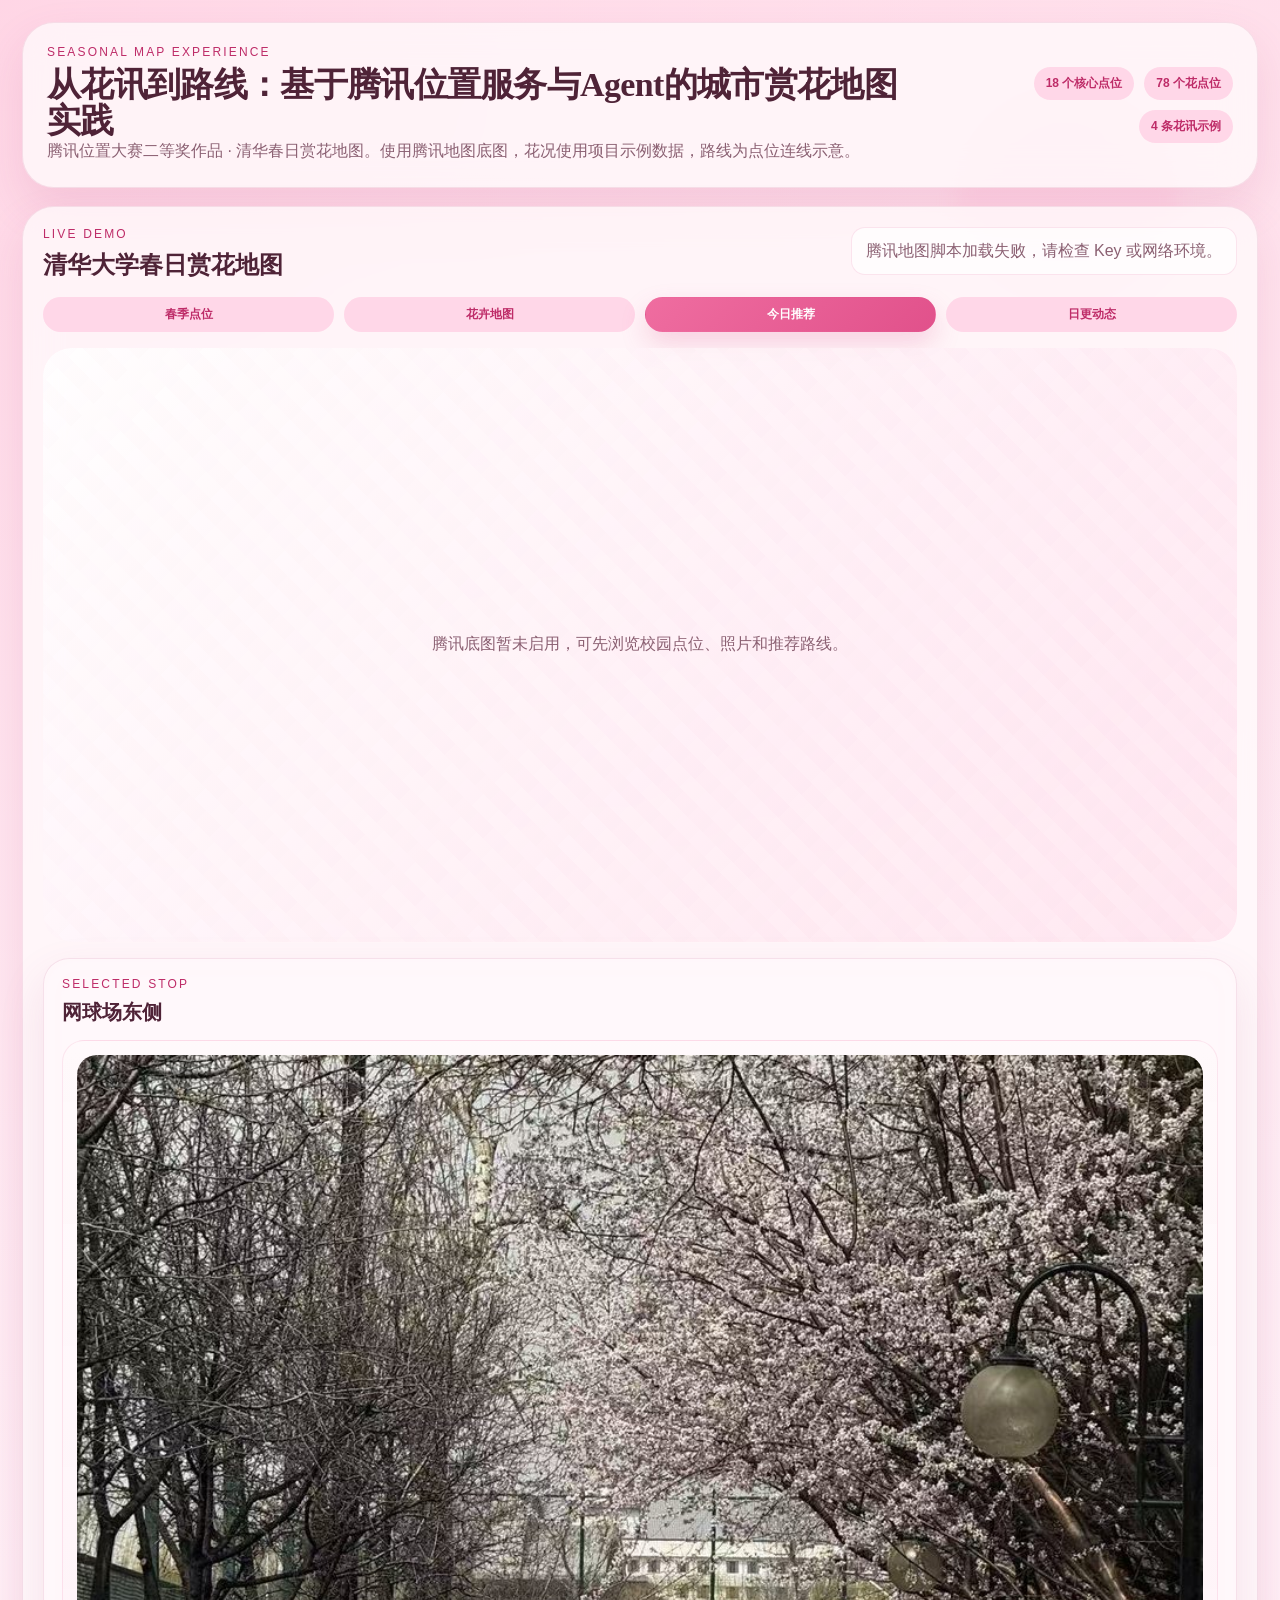
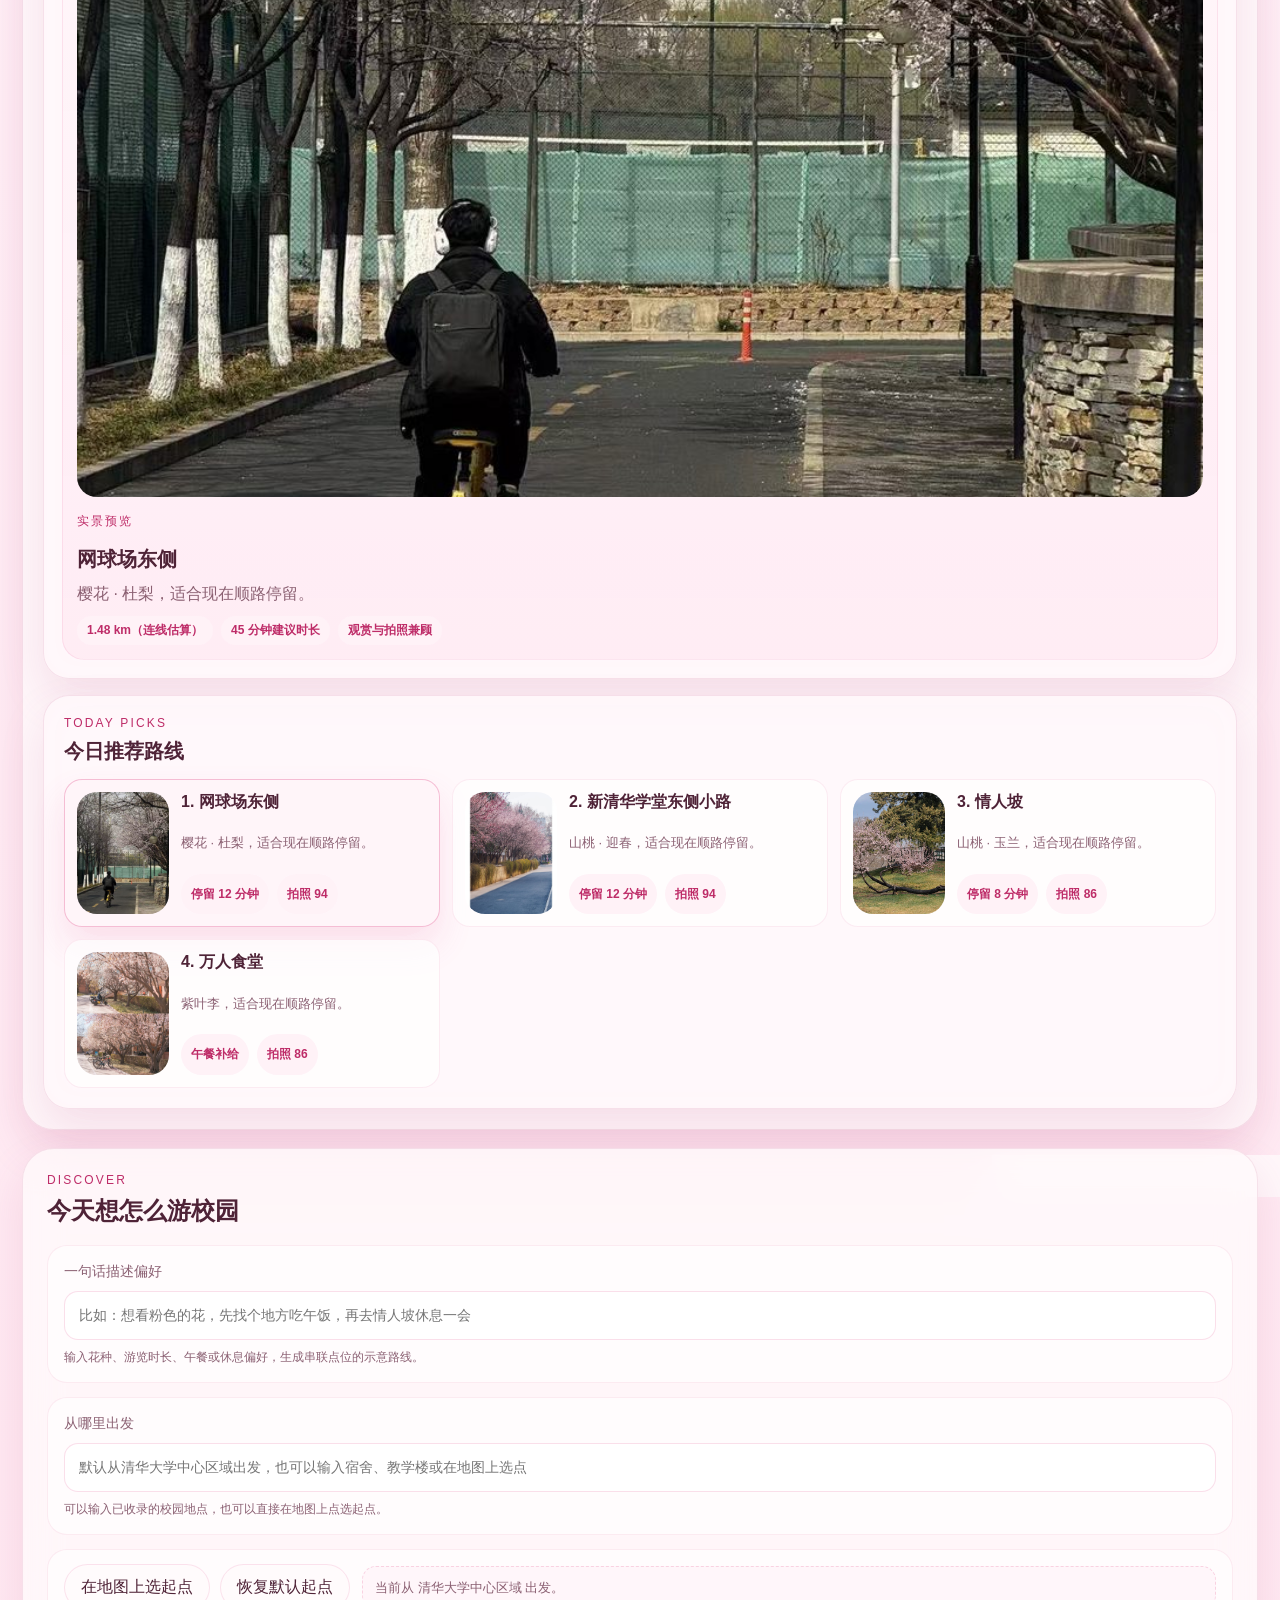
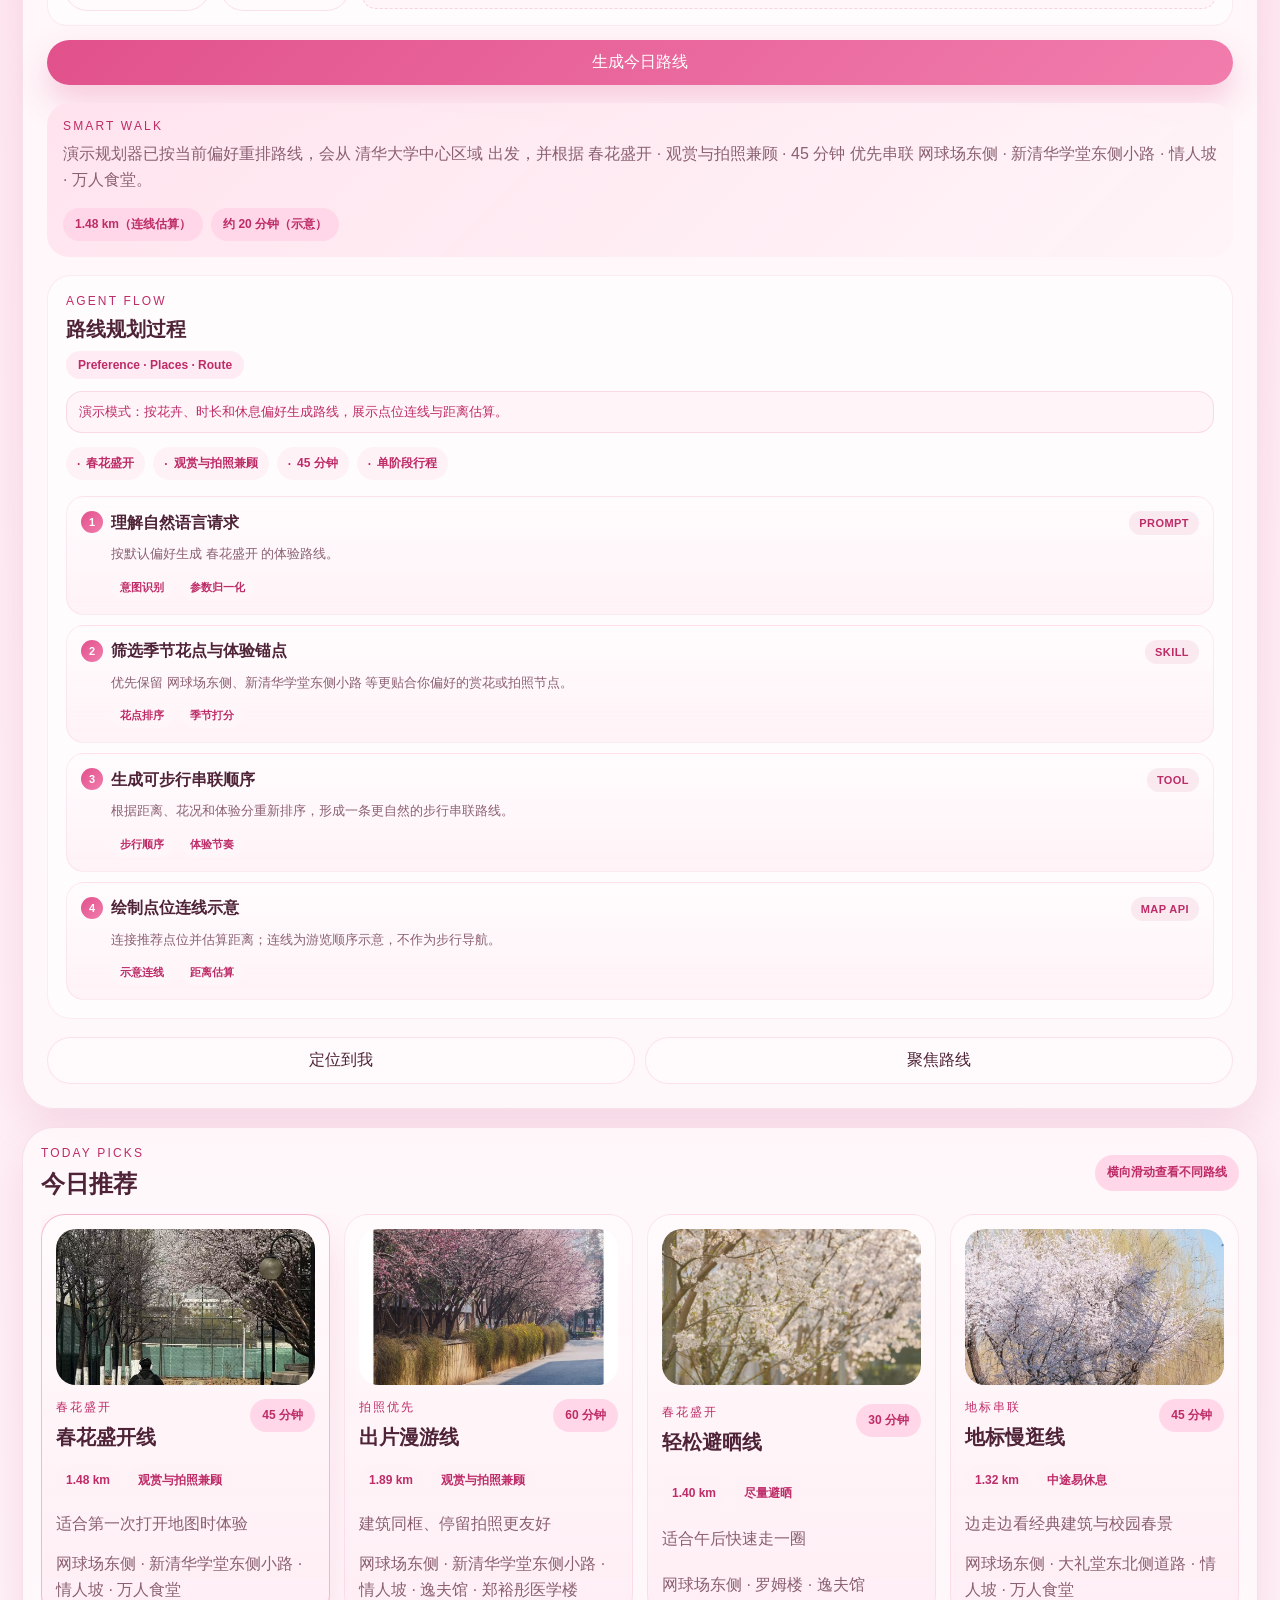
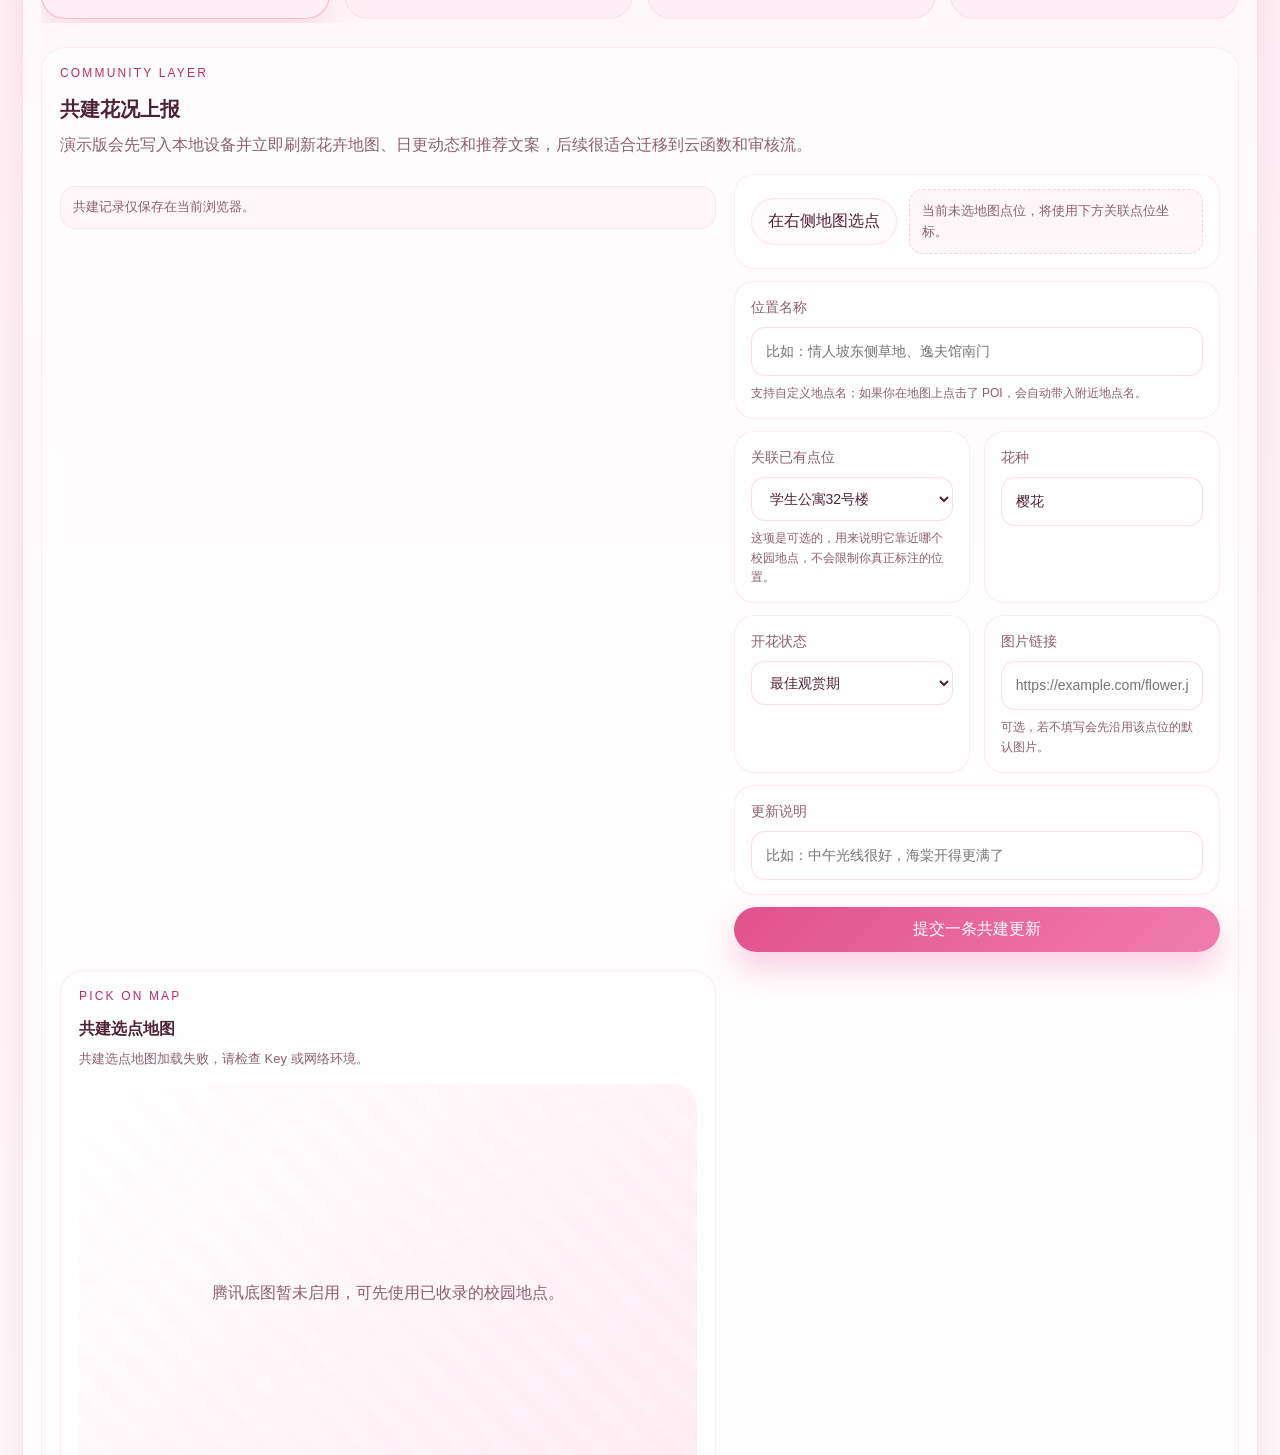
<file: projects/spring-map/index.html>
<!DOCTYPE html>
<html lang="zh-CN">
  <head>
    <meta charset="UTF-8" />
    <meta name="viewport" content="width=device-width, initial-scale=1.0" />
    <meta http-equiv="Cache-Control" content="no-cache, no-store, must-revalidate" />
    <meta http-equiv="Pragma" content="no-cache" />
    <meta http-equiv="Expires" content="0" />
    <title>从花讯到路线：基于腾讯位置服务与Agent的城市赏花地图实践</title>
    <link rel="stylesheet" href="./styles.css?v=20261022-tencent-1" />
  </head>
  <body>
    <div class="app-shell">
      <header class="floating-header glass-card">
        <div>
          <p class="brand-kicker">Seasonal Map Experience</p>
          <h1>从花讯到路线：基于腾讯位置服务与Agent的城市赏花地图实践</h1>
          <p class="brand-copy">腾讯位置大赛二等奖作品 · 清华春日赏花地图。使用腾讯地图底图，花况使用项目示例数据，路线为点位连线示意。</p>
        </div>
        <div class="header-pills">
          <span id="hero-poi-count">0 个核心点位</span>
          <span id="hero-flower-count">0 个花点位</span>
          <span id="hero-update-count">0 条日更</span>
        </div>
      </header>

      <main class="workspace">
        <section class="control-rail glass-card">
          <div class="control-top">
            <p class="section-kicker">Discover</p>
            <h2>今天想怎么游校园</h2>
          </div>

          <form id="planner-form" class="planner-form">
            <label class="intent-field span-all">
              一句话描述偏好
              <input id="intent-input" type="text" placeholder="比如：想看粉色的花，先找个地方吃午饭，再去情人坡休息一会" />
              <small>输入花种、游览时长、午餐或休息偏好，生成串联点位的示意路线。</small>
            </label>
            <label class="span-all">
              从哪里出发
              <input id="planner-start-input" type="text" placeholder="默认从清华大学中心区域出发，也可以输入宿舍、教学楼或在地图上选点" />
              <small>可以输入已收录的校园地点，也可以直接在地图上点选起点。</small>
            </label>
            <div class="picker-actions span-all planner-start-actions">
              <div class="picker-btns">
                <button id="pick-start-on-map-btn" type="button" class="secondary-btn">在地图上选起点</button>
                <button id="clear-start-btn" type="button" class="secondary-btn">恢复默认起点</button>
              </div>
              <span id="planner-start-display" class="picked-point-display">当前从清华大学中心区域出发。</span>
            </div>
            <div id="planner-start-suggestions" class="planner-start-suggestions span-all"></div>
            <button type="submit" class="primary-btn span-all">生成今日路线</button>
          </form>

          <div class="smart-summary">
            <p class="section-kicker">Smart Walk</p>
            <div id="route-summary" class="smart-copy"></div>
            <div class="summary-metrics">
              <span id="route-distance">0 km</span>
              <span id="route-duration">推荐中</span>
            </div>
          </div>

          <section class="agent-brief">
            <div class="brief-head">
              <div>
                <p class="section-kicker">Agent Flow</p>
                <h3>路线规划过程</h3>
              </div>
              <span class="brief-badge">Preference · Places · Route</span>
            </div>
            <p id="agent-connection" class="agent-connection">偏好规划演示</p>
            <div id="intent-chips" class="intent-chips"></div>
            <div id="agent-plan" class="agent-plan"></div>
          </section>

          <div class="rail-actions">
            <button id="locate-btn" class="secondary-btn">定位到我</button>
            <button id="focus-route-btn" class="secondary-btn">聚焦路线</button>
          </div>
        </section>

        <section class="map-stage glass-card">
          <div class="map-toolbar">
            <div>
              <p class="section-kicker">Live Demo</p>
              <h2>清华大学春日赏花地图</h2>
            </div>
            <div id="map-status" class="map-status">正在准备地图。</div>
          </div>

          <div class="view-switcher map-view-switcher" id="view-switcher">
            <button class="view-chip is-active" data-view="spots">春季点位</button>
            <button class="view-chip" data-view="flowers">花卉地图</button>
            <button class="view-chip" data-view="recommend">今日推荐</button>
            <button class="view-chip" data-view="updates">日更动态</button>
          </div>

          <div class="map-layout">
            <div class="map-frame">
              <div id="map" class="map-canvas" aria-label="地图展示区域"></div>
            </div>

            <aside class="map-preview glass-card">
              <div class="panel-head">
                <p class="section-kicker" id="preview-kicker">Selected Spot</p>
                <h3 id="preview-title">点击点位查看实景</h3>
              </div>
              <div id="preview-content" class="preview-content"></div>
            </aside>
          </div>

          <section class="map-panel glass-card">
            <div class="panel-head">
              <p class="section-kicker" id="panel-kicker">Spring Spots</p>
              <h3 id="panel-title">春季点位列表</h3>
            </div>
            <div id="panel-content" class="panel-content"></div>
          </section>
        </section>
      </main>

      <section class="bottom-dock glass-card">
        <div class="dock-head">
          <div>
            <p id="dock-kicker" class="section-kicker">Today Picks</p>
            <h2 id="dock-title">今日推荐</h2>
          </div>
          <span id="dock-tip" class="dock-tip">横向滑动查看不同路线</span>
        </div>
        <div id="recommend-scroller" class="recommend-scroller"></div>

        <section class="community-lab">
          <div class="community-head">
            <p class="section-kicker">Community Layer</p>
            <h3>共建花况上报</h3>
            <p class="community-copy">演示版会先写入本地设备并立即刷新花卉地图、日更动态和推荐文案，后续很适合迁移到云函数和审核流。</p>
          </div>
          <div class="community-body">
            <p class="agent-connection">共建记录仅保存在当前浏览器。</p>
            <form id="contribution-form" class="contribution-form">
              <div class="picker-actions span-all">
                <button id="pick-on-map-btn" type="button" class="secondary-btn">在右侧地图选点</button>
                <span id="picked-point-display" class="picked-point-display">当前未选地图点位，将使用下方关联点位坐标。</span>
              </div>
              <label class="span-all">
                位置名称
                <input id="contribution-location-name" type="text" placeholder="比如：情人坡东侧草地、逸夫馆南门" />
                <small>支持自定义地点名；如果你在地图上点击了 POI，会自动带入附近地点名。</small>
              </label>
              <label>
                关联已有点位
                <select id="contribution-linked-spot"></select>
                <small>这项是可选的，用来说明它靠近哪个校园地点，不会限制你真正标注的位置。</small>
              </label>
              <label>
                花种
                <input id="contribution-species" list="contribution-species-list" type="text" placeholder="比如：樱花、玉兰、海棠、郁金香" />
                <datalist id="contribution-species-list"></datalist>
              </label>
              <label>
                开花状态
                <select id="contribution-bloom">
                  <option value="含苞">含苞</option>
                  <option value="初开">初开</option>
                  <option value="最佳观赏期" selected>最佳观赏期</option>
                  <option value="开始飘落">开始飘落</option>
                </select>
              </label>
              <label>
                图片链接
                <input id="contribution-image" type="url" placeholder="https://example.com/flower.jpg" />
                <small>可选，若不填写会先沿用该点位的默认图片。</small>
              </label>
              <label class="span-all">
                更新说明
                <input id="contribution-note" type="text" placeholder="比如：中午光线很好，海棠开得更满了" />
              </label>
              <button type="submit" class="primary-btn span-all">提交一条共建更新</button>
            </form>

            <aside class="community-map-card">
              <div class="community-map-head">
                <p class="section-kicker">Pick On Map</p>
                <h4>共建选点地图</h4>
                <p id="community-map-status" class="community-map-status">点击“在右侧地图选点”后，可直接在这里标注花况位置。</p>
              </div>
              <div id="community-map" class="community-map" aria-label="共建花况选点地图"></div>
            </aside>
          </div>
        </section>
      </section>
    </div>

    <script src="./src/config.js?v=20261022-tencent-1"></script>
    <script src="./src/data/demo-data.js?v=20261022-tencent-1"></script>
    <script src="./src/app.js?v=20261022-tencent-1"></script>
  </body>
</html>
</file>
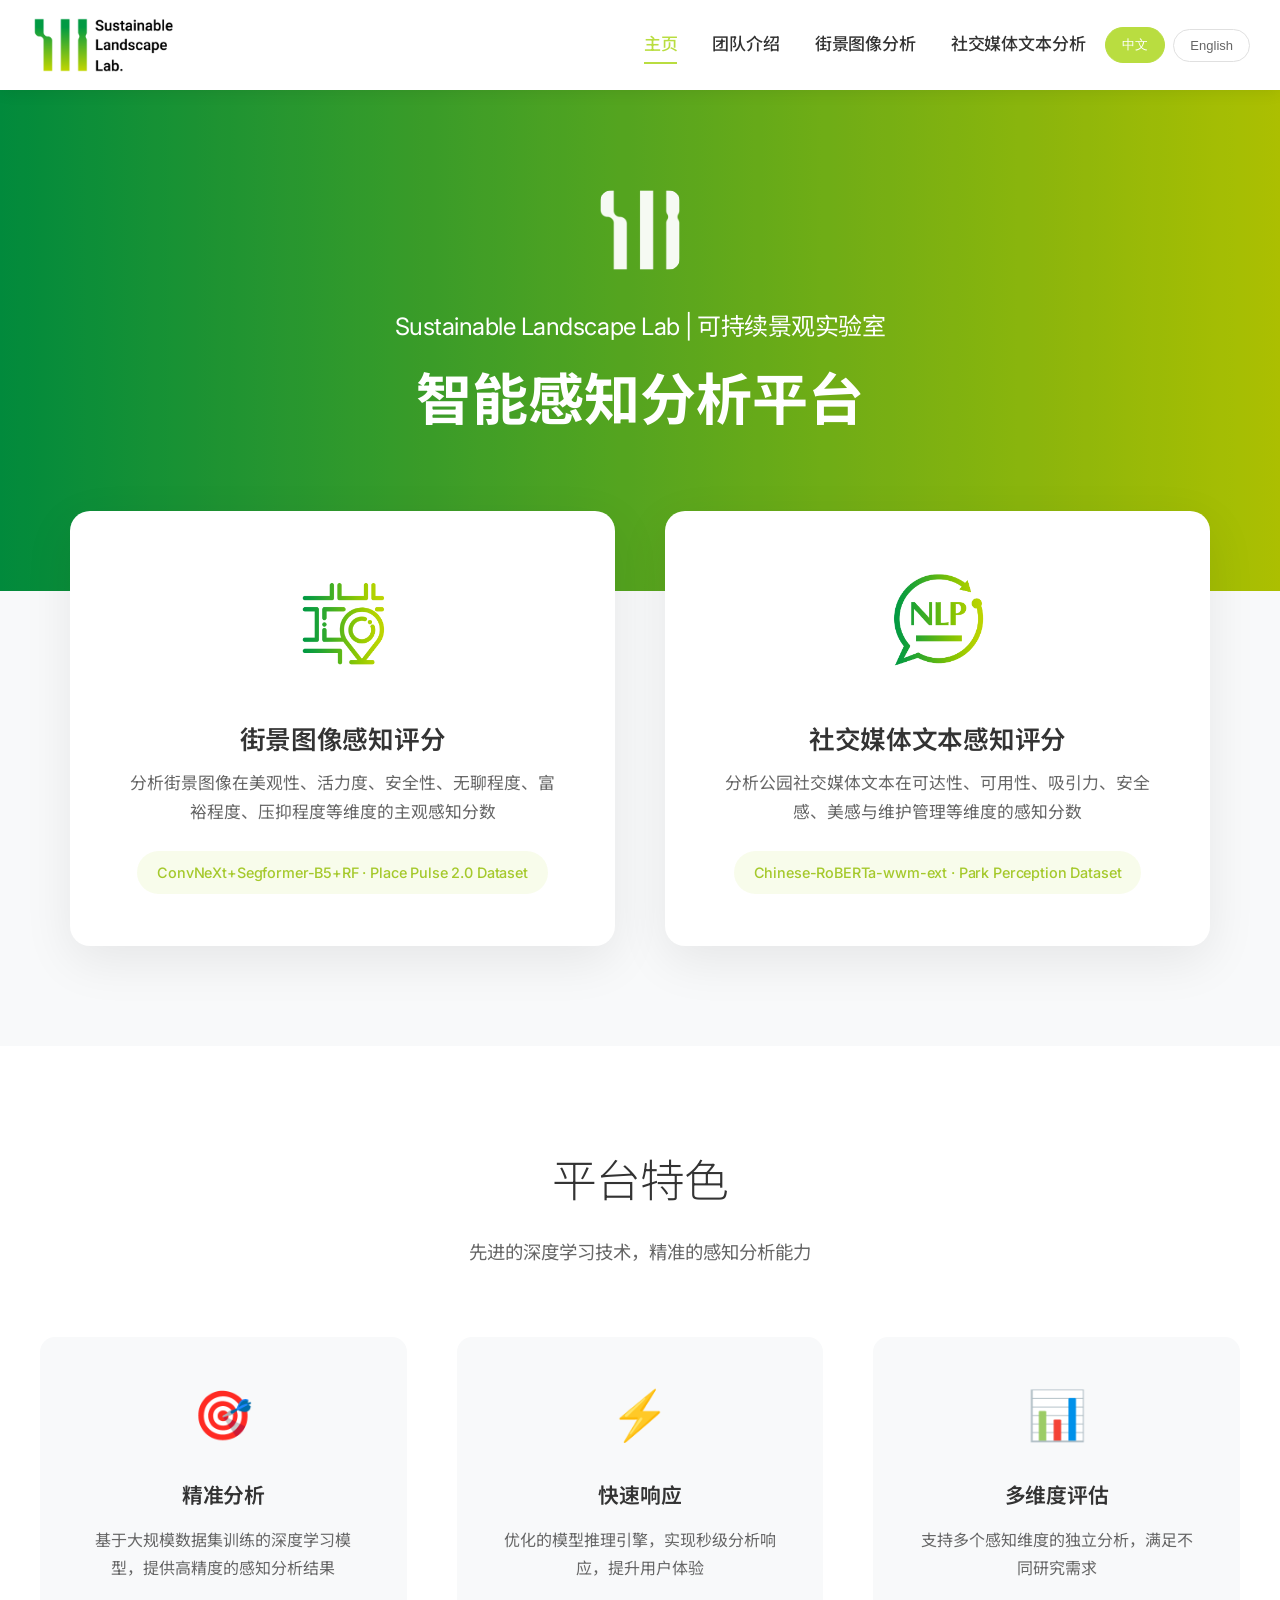
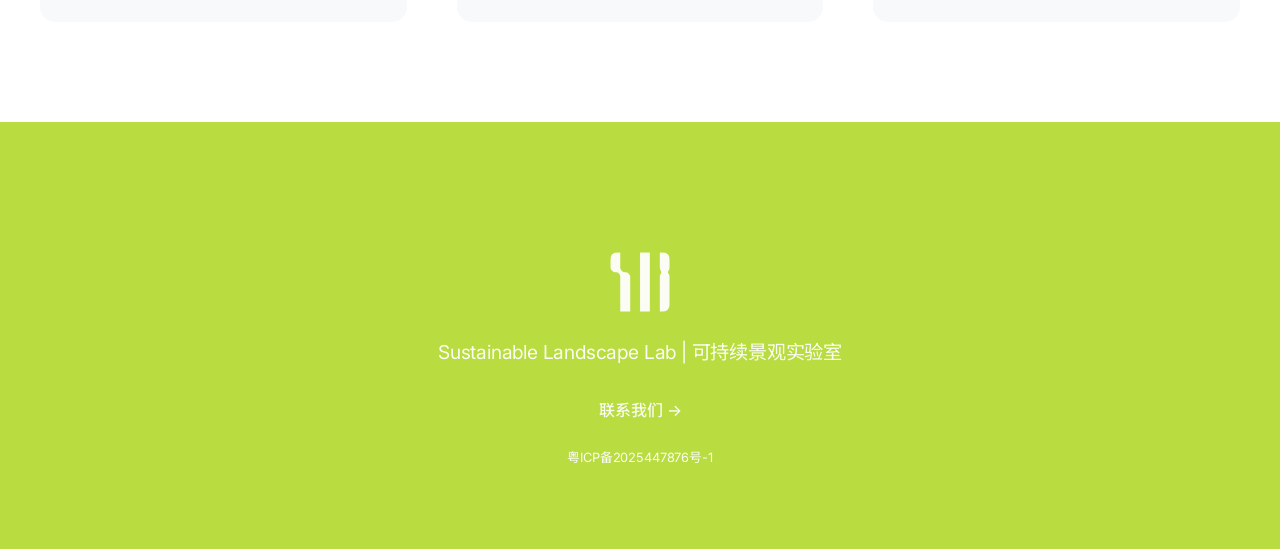
<file: projects/urban-perception/index.html>
<!DOCTYPE html>
<html lang="zh-CN">
<head>
    <meta charset="UTF-8">
    <meta name="viewport" content="width=device-width, initial-scale=1.0">
    <title>Sustainable Landscape Lab | 可持续景观实验室</title>
    <link href="https://fonts.googleapis.com/css2?family=Inter:wght@300;400;500;600;700&family=Noto+Sans+SC:wght@300;400;500;600;700&display=swap" rel="stylesheet">
    <style>
        * {
            margin: 0;
            padding: 0;
            box-sizing: border-box;
        }

        body {
            font-family: 'Inter', 'Noto Sans SC', -apple-system, BlinkMacSystemFont, 'Segoe UI', sans-serif;
            background-color: #f8f9fa;
            line-height: 1.6;
            color: #333;
        }

        /* Header Styles */
        .header {
            background: white;
            box-shadow: 0 2px 15px rgba(0,0,0,0.08);
            position: sticky;
            top: 0;
            z-index: 1000;
        }

        .nav-container {
            max-width: 1400px;
            margin: 0 auto;
            display: flex;
            align-items: center;
            justify-content: space-between;
            padding: 15px 30px;
        }

        .logo {
            display: flex;
            align-items: center;
            gap: 15px;
            text-decoration: none;
            color: #333;
        }

        .logo-image {
            height: 60px;
            width: auto;
            border-radius: 6px;
            object-fit: contain;
        }

        .logo-text {
            font-size: 18px;
            font-weight: 600;
            color: #333;
            letter-spacing: -0.02em;
        }

        .nav-menu {
            display: flex;
            list-style: none;
            gap: 35px;
            align-items: center;
        }

        .nav-right {
            display: flex;
            align-items: center;
            gap: 20px;
        }

        .nav-item {
            position: relative;
        }

        .nav-link {
            text-decoration: none;
            color: #333;
            font-size: 17px;
            font-weight: 500;
            transition: all 0.3s ease;
            padding: 10px 0;
            position: relative;
            letter-spacing: -0.01em;
        }

        .nav-link:hover {
            color: rgb(185, 221, 64);
        }

        .nav-link.active {
            color: rgb(185, 221, 64);
        }

        .nav-link.active::after {
            content: '';
            position: absolute;
            bottom: 0;
            left: 0;
            right: 0;
            height: 2px;
            background: rgb(185, 221, 64);
        }

        /* Hero Section */
        .hero-section {
            background: linear-gradient(to right, rgb(1, 154, 67), rgb(191, 213, 1));
            color: white;
            text-align: center;
            padding: 100px 20px;
            position: relative;
            overflow: hidden;
        }

        .hero-section::before {
            content: '';
            position: absolute;
            top: 0;
            left: 0;
            right: 0;
            bottom: 0;
            background: rgba(0,0,0,0.1);
        }

        .hero-content {
            position: relative;
            z-index: 2;
            max-width: 800px;
            margin: 0 auto;
        }

        .hero-content h1 {
            font-size: 1.5rem;
            font-weight: 400;
            margin-bottom: 10px;
            letter-spacing: -0.02em;
        }

        .hero-content .subtitle {
            font-size: 3.5rem;
            font-weight: 700;
            margin-bottom: 45px;
        }

        .hero-content p {
            font-size: 1.2rem;
            opacity: 0.9;
            line-height: 1.7;
            font-weight: 300;
        }

        /* Analysis Options */
        .analysis-options {
            max-width: 1200px;
            margin: -80px auto 100px;
            padding: 0 30px;
            position: relative;
            z-index: 10;
        }

        .options-grid {
            display: grid;
            grid-template-columns: 1fr 1fr;
            gap: 50px;
        }

        .option-card {
            background: white;
            border-radius: 20px;
            padding: 50px;
            text-align: center;
            box-shadow: 0 15px 50px rgba(0,0,0,0.08);
            transition: all 0.4s ease;
            cursor: pointer;
            text-decoration: none;
            color: inherit;
            border: 2px solid transparent;
        }

        .option-card:hover {
            transform: translateY(-15px);
            box-shadow: 0 25px 70px rgba(0,0,0,0.12);
            border-color: rgb(185, 221, 64);
        }

        .option-icon {
            font-size: 4.5rem;
            margin-bottom: 30px;
            display: block;
            filter: grayscale(20%);
        }

        .option-title {
            font-size: 1.6rem;
            color: #333;
            margin-bottom: 8px;
            font-weight: 600;
            letter-spacing: -0.01em;
        }

        .option-title-en {
            font-size: 1.2rem;
            color: #666;
            margin-bottom: 20px;
            font-weight: 400;
            font-style: italic;
        }

        .option-description {
            color: #666;
            font-size: 1.05rem;
            line-height: 1.7;
            margin-bottom: 25px;
            font-weight: 400;
        }

        .option-tech {
            background: rgba(185, 221, 64, 0.1);
            color: rgb(165, 201, 44);
            padding: 10px 20px;
            border-radius: 25px;
            font-size: 0.9rem;
            font-weight: 500;
            display: inline-block;
            letter-spacing: -0.01em;
        }

        /* Features Section */
        .features-section {
            background: white;
            padding: 100px 30px;
        }

        .features-container {
            max-width: 1200px;
            margin: 0 auto;
            text-align: center;
        }

        .features-title {
            font-size: 2.8rem;
            color: #333;
            margin-bottom: 15px;
            font-weight: 300;
            letter-spacing: -0.02em;
        }

        .features-title-en {
            font-size: 1.4rem;
            color: #666;
            margin-bottom: 20px;
            font-weight: 400;
            font-style: italic;
        }

        .features-subtitle {
            color: #666;
            font-size: 1.15rem;
            margin-bottom: 70px;
            max-width: 600px;
            margin-left: auto;
            margin-right: auto;
            line-height: 1.6;
        }

        .features-grid {
            display: grid;
            grid-template-columns: repeat(auto-fit, minmax(350px, 1fr));
            gap: 50px;
        }

        .feature-item {
            padding: 40px;
            border-radius: 15px;
            background: #f8f9fa;
            transition: all 0.3s ease;
        }

        .feature-item:hover {
            transform: translateY(-5px);
            box-shadow: 0 10px 30px rgba(0,0,0,0.1);
        }

        .feature-icon {
            font-size: 3rem;
            margin-bottom: 25px;
            color: rgb(185, 221, 64);
        }

        .feature-title {
            font-size: 1.3rem;
            color: #333;
            margin-bottom: 8px;
            font-weight: 600;
            letter-spacing: -0.01em;
        }

        .feature-title-en {
            font-size: 1rem;
            color: #666;
            margin-bottom: 15px;
            font-weight: 400;
            font-style: italic;
        }

        .feature-description {
            color: #666;
            line-height: 1.7;
            font-weight: 400;
        }

        /* Footer */
        .footer {
            background: rgb(185, 221, 64);
            color: white;
            text-align: center;
            padding: 80px 30px;
        }

        .footer-logo {
            display: flex;
            justify-content: center;
            align-items: center;
            gap: 20px;
            margin-bottom: 25px;
        }

        .footer-logo-image {
            height: 60px;
            width: auto;
            border-radius: 8px;
            object-fit: contain;
            opacity: 0.95;
        }

        .footer-text {
            font-size: 1.2rem;
            font-weight: 400;
            opacity: 0.95;
            letter-spacing: -0.01em;
        }

        .footer-text2 {
            font-size: 0.8rem;
            font-weight: 400;
            opacity: 0.95;
            margin-top: 25px;
            letter-spacing: -0.01em;
        }

        /* Mobile Responsive */
        @media (max-width: 1024px) {
            .nav-menu {
                gap: 25px;
            }
            
            .nav-link {
                font-size: 14px;
            }
        }

        @media (max-width: 768px) {
            .nav-menu {
                display: none;
            }

            .hero-content h1 {
                font-size: 2.5rem;
            }

            .hero-content .subtitle {
                font-size: 1.4rem;
            }

            .options-grid {
                grid-template-columns: 1fr;
                gap: 40px;
            }

            .option-card {
                padding: 35px;
            }

            .features-grid {
                grid-template-columns: 1fr;
                gap: 40px;
            }

            .nav-container {
                padding: 12px 20px;
            }

            .analysis-options {
                padding: 0 20px;
            }

            .features-section {
                padding: 80px 20px;
            }
        }

        /* Language Switcher */
        .language-switcher {
            display: flex;
            align-items: center;
            gap: 8px;
            margin-left: 0;
        }

        .lang-button {
            padding: 8px 16px;
            border: 1px solid #e0e0e0;
            background: white;
            color: #666;
            border-radius: 20px;
            font-size: 13px;
            font-weight: 500;
            cursor: pointer;
            transition: all 0.3s ease;
            min-width: 60px;
        }

        .lang-button.active {
            border-color: rgb(185, 221, 64);
            background: rgb(185, 221, 64);
            color: white;
        }

        .lang-button:hover:not(.active) {
            border-color: rgb(185, 221, 64);
            color: rgb(185, 221, 64);
        }

        /* Hide/Show content based on language */
        .lang-content {
            display: none;
        }

        .lang-content.active {
            display: block;
        }

        .lang-inline {
            display: none;
        }

        .lang-inline.active {
            display: inline;
        }

        .hero-logo {
            margin-bottom: 30px;
        }

        .hero-logo-image {
            height: 80px;
            width: auto;
            border-radius: 12px;
            object-fit: contain;
            opacity: 0.95;
        }

        .option-image-placeholder {
            width: 100%;
            height: 200px;
            background: linear-gradient(135deg, rgba(185, 221, 64, 0.1) 0%, rgba(185, 221, 64, 0.05) 100%);
            border-radius: 15px;
            margin-bottom: 30px;
            display: flex;
            align-items: center;
            justify-content: center;
            border: 2px dashed rgba(185, 221, 64, 0.3);
            transition: all 0.3s ease;
        }

        .option-card:hover .option-image-placeholder {
            border-color: rgb(185, 221, 64);
            background: linear-gradient(135deg, rgba(185, 221, 64, 0.15) 0%, rgba(185, 221, 64, 0.08) 100%);
        }

        .placeholder-text {
            color: rgba(185, 221, 64, 0.7);
            font-size: 1rem;
            font-weight: 500;
            text-align: center;
        }

        .option-image {
            width: 100%;
            height: 120px;
            object-fit: contain;
            border-radius: 15px;
            margin-bottom: 30px;
            transition: all 0.3s ease;
        }

        .option-card:hover .option-image {
            transform: scale(1.02);
        }

        /* Updated Styles */
        .nav-link:hover {
            color: rgb(185, 221, 64);
        }

        .nav-link.active {
            color: rgb(185, 221, 64);
        }

        .nav-link.active::after {
            background: rgb(185, 221, 64);
        }

        .lang-button.active {
            border-color: rgb(185, 221, 64);
            background: rgb(185, 221, 64);
        }

        .lang-button:hover:not(.active) {
            border-color: rgb(185, 221, 64);
            color: rgb(185, 221, 64);
        }

        .option-card:hover {
            border-color: rgb(185, 221, 64);
        }

        .option-tech {
            color: rgb(165, 201, 44);
        }

        .feature-icon {
            color: rgb(185, 221, 64);
        }

        .option-card:hover .option-image-placeholder {
            border-color: rgb(185, 221, 64);
        }

        .map-container {
            max-width: 700px; /* Set a maximum width for the map's decorative container */
            width: 90%; /* Ensure it's responsive on smaller screens */
            margin: 0 auto 50px; /* Center the container and add bottom margin */
            border-radius: 15px; /* Add rounded corners */
            overflow: hidden; /* This makes sure the inner map respects the rounded corners */
        }


    </style>
</head>
<body>
    <header class="header">
        <div class="nav-container">
            <a href="index.html" class="logo">
                <img src="assets/logo.png" alt="SLA Logo" class="logo-image">
            </a>
            
            <nav>
                <div class="nav-right">
                    <ul class="nav-menu">
                        <li class="nav-item"><a href="index.html" class="nav-link active"><span class="lang-inline active" data-lang="zh">主页</span><span class="lang-inline" data-lang="en">Home</span></a></li>
                        <li class="nav-item"><a href="https://sla-lab.com/" class="nav-link" target="_blank"><span class="lang-inline active" data-lang="zh">团队介绍</span><span class="lang-inline" data-lang="en">Team</span></a></li>
                        <li class="nav-item"><a href="image-analysis.html" class="nav-link"><span class="lang-inline active" data-lang="zh">街景图像分析</span><span class="lang-inline" data-lang="en">Street View Analysis</span></a></li>
                        <li class="nav-item"><a href="text-analysis.html" class="nav-link"><span class="lang-inline active" data-lang="zh">社交媒体文本分析</span><span class="lang-inline" data-lang="en">Social Media Analysis</span></a></li>
                    </ul>
                    <div class="language-switcher">
                        <button class="lang-button active" data-lang="zh">中文</button>
                        <button class="lang-button" data-lang="en">English</button>
                    </div>
                </div>
            </nav>
        </div>
    </header>

    <section class="hero-section">
        <div class="hero-content">
            <div class="hero-logo">
                <img src="assets/logo-White.png" alt="SLA Logo" class="hero-logo-image">
            </div>
            <div class="lang-content active" data-lang="zh">
                <h1>Sustainable Landscape Lab | 可持续景观实验室</h1>
                <div class="subtitle">智能感知分析平台</div>
            </div>
            <div class="lang-content" data-lang="en">
                <h1>Sustainable Landscape Lab | 可持续景观实验室</h1>
                <div class="subtitle">Intelligent Perception Analysis Platform</div>
            </div>
        </div>
    </section>

    <section class="analysis-options">
        <div class="options-grid">
            <a href="image-analysis.html" class="option-card">
                <img src="assets/SVI-LOGO.png" alt="Street View Analysis" class="option-image">
                <h2 class="option-title">
                    <span class="lang-inline active" data-lang="zh">街景图像感知评分</span>
                    <span class="lang-inline" data-lang="en">Street View Image Analysis</span>
                </h2>
                <p class="option-description">
                    <span class="lang-inline active" data-lang="zh">分析街景图像在美观性、活力度、安全性、无聊程度、富裕程度、压抑程度等维度的主观感知分数</span>
                    <span class="lang-inline" data-lang="en">Analyze subjective perception scores of street view images across dimensions like Beautiful, lively, safe, boring, wealthy, and depressing. </span> 
                </p>
                <span class="option-tech">ConvNeXt+Segformer-B5+RF · Place Pulse 2.0 Dataset</span>
            </a>

            <a href="text-analysis.html" class="option-card">
                <img src="assets/SMD-LOGO.png" alt="Social Media Analysis" class="option-image">
                <h2 class="option-title">
                    <span class="lang-inline active" data-lang="zh">社交媒体文本感知评分</span>
                    <span class="lang-inline" data-lang="en">Social Media Text Analysis</span>
                </h2>
                <p class="option-description">
                    <span class="lang-inline active" data-lang="zh">分析公园社交媒体文本在可达性、可用性、吸引力、安全感、美感与维护管理等维度的感知分数</span>
                    <span class="lang-inline" data-lang="en">Analyze the perception scores of park-related social media texts across dimensions including accessibility, usability, attractiveness, safety, aesthetic, and maintenance. </span> 
                </p>
                <span class="option-tech">Chinese-RoBERTa-wwm-ext · Park Perception Dataset</span>
            </a>
        </div>
    </section>

    <section class="features-section">
        <div class="features-container">
            <h2 class="features-title">
                <span class="lang-inline active" data-lang="zh">平台特色</span>
                <span class="lang-inline" data-lang="en">Platform Features</span>
            </h2>
            <div class="features-title-en">
            </div>
            <p class="features-subtitle">
                <span class="lang-inline active" data-lang="zh">先进的深度学习技术，精准的感知分析能力</span>
                <span class="lang-inline" data-lang="en">Advanced deep learning technology with precise perception analysis capabilities</span>
            </p>
            
            <div class="features-grid">
                <div class="feature-item">
                    <div class="feature-icon">🎯</div>
                    <h3 class="feature-title">
                        <span class="lang-inline active" data-lang="zh">精准分析</span>
                        <span class="lang-inline" data-lang="en">Precise Analysis</span>
                    </h3>
                    <div class="feature-title-en">
                    </div>
                    <p class="feature-description">
                        <span class="lang-inline active" data-lang="zh">基于大规模数据集训练的深度学习模型，提供高精度的感知分析结果</span>
                        <span class="lang-inline" data-lang="en">Deep learning models trained on large-scale datasets provide high-precision perception analysis results</span>
                    </p>
                </div>
                
                <div class="feature-item">
                    <div class="feature-icon">⚡</div>
                    <h3 class="feature-title">
                        <span class="lang-inline active" data-lang="zh">快速响应</span>
                        <span class="lang-inline" data-lang="en">Fast Response</span>
                    </h3>
                    <div class="feature-title-en">
                    </div>
                    <p class="feature-description">
                        <span class="lang-inline active" data-lang="zh">优化的模型推理引擎，实现秒级分析响应，提升用户体验</span>
                        <span class="lang-inline" data-lang="en">Optimized model inference engine achieves second-level analysis response, enhancing user experience</span>
                    </p>
                </div>
                
                <div class="feature-item">
                    <div class="feature-icon">📊</div>
                    <h3 class="feature-title">
                        <span class="lang-inline active" data-lang="zh">多维度评估</span>
                        <span class="lang-inline" data-lang="en">Multi-dimensional Assessment</span>
                    </h3>
                    <div class="feature-title-en">
                    </div>
                    <p class="feature-description">
                        <span class="lang-inline active" data-lang="zh">支持多个感知维度的独立分析，满足不同研究需求</span>
                        <span class="lang-inline" data-lang="en">Supports independent analysis of multiple perception dimensions to meet diverse research needs</span>
                    </p>
                </div>
            </div>
        </div>
    </section>

    <footer class="footer">
        <div class="map-container">
            <div class="visitor-stats">
                <script type="text/javascript" id="mapmyvisitors" src="https://mapmyvisitors.com/map.js?cl=ffffff&w=a&t=tt&d=fZRic9xGtBdqRs3jIow32BHpqATvQwPpk4mU22gURkU&co=b9dd40&cmo=3acc3a&cmn=ff5353&ct=ffffff"></script>
            </div>
        </div>

        <div class="footer-logo">
            <img src="assets/logo-White.png" alt="SLA Logo" class="footer-logo-image">
        </div>
        <div class="footer-text">
            Sustainable Landscape Lab | 可持续景观实验室
        </div>
        <div style="margin-top: 30px;">
            <a href="https://sla-lab.com/contact/" target="_blank" style="color: white; text-decoration: none; font-size: 1rem; font-weight: 500; opacity: 0.9; transition: opacity 0.3s ease;" onmouseover="this.style.opacity='1'" onmouseout="this.style.opacity='0.9'">
                <span class="lang-inline active" data-lang="zh">联系我们</span><span class="lang-inline" data-lang="en">Contact Us</span> →
            </a>
        </div>
        <div class="footer-text2">
            粤ICP备2025447876号-1
        </div>

    </footer>
    <script src="https://code.jquery.com/jquery-3.6.0.min.js"></script>

    <script>
        $(function() {
            // --- 语言切换功能 ---
            const langButtons = document.querySelectorAll('.lang-button');
            const langContents = document.querySelectorAll('.lang-content');
            const langInlines = document.querySelectorAll('.lang-inline');
            let currentLang = 'zh';

            function updateLanguageDisplay(selectedLang) {
                langButtons.forEach(btn => btn.classList.toggle('active', btn.getAttribute('data-lang') === selectedLang));
                langContents.forEach(content => content.classList.toggle('active', content.getAttribute('data-lang') === selectedLang));
                langInlines.forEach(inline => inline.classList.toggle('active', inline.getAttribute('data-lang') === selectedLang));
                currentLang = selectedLang;
            }

            langButtons.forEach(button => {
                button.addEventListener('click', function() {
                    const selectedLang = this.getAttribute('data-lang');
                    if (selectedLang !== currentLang) {
                        updateLanguageDisplay(selectedLang);
                        localStorage.setItem('preferred-language', selectedLang);
                    }
                });
            });

            const savedLang = localStorage.getItem('preferred-language');
            if (savedLang) {
                updateLanguageDisplay(savedLang);
            }
        });
    </script>

</body>
</html>
</file>
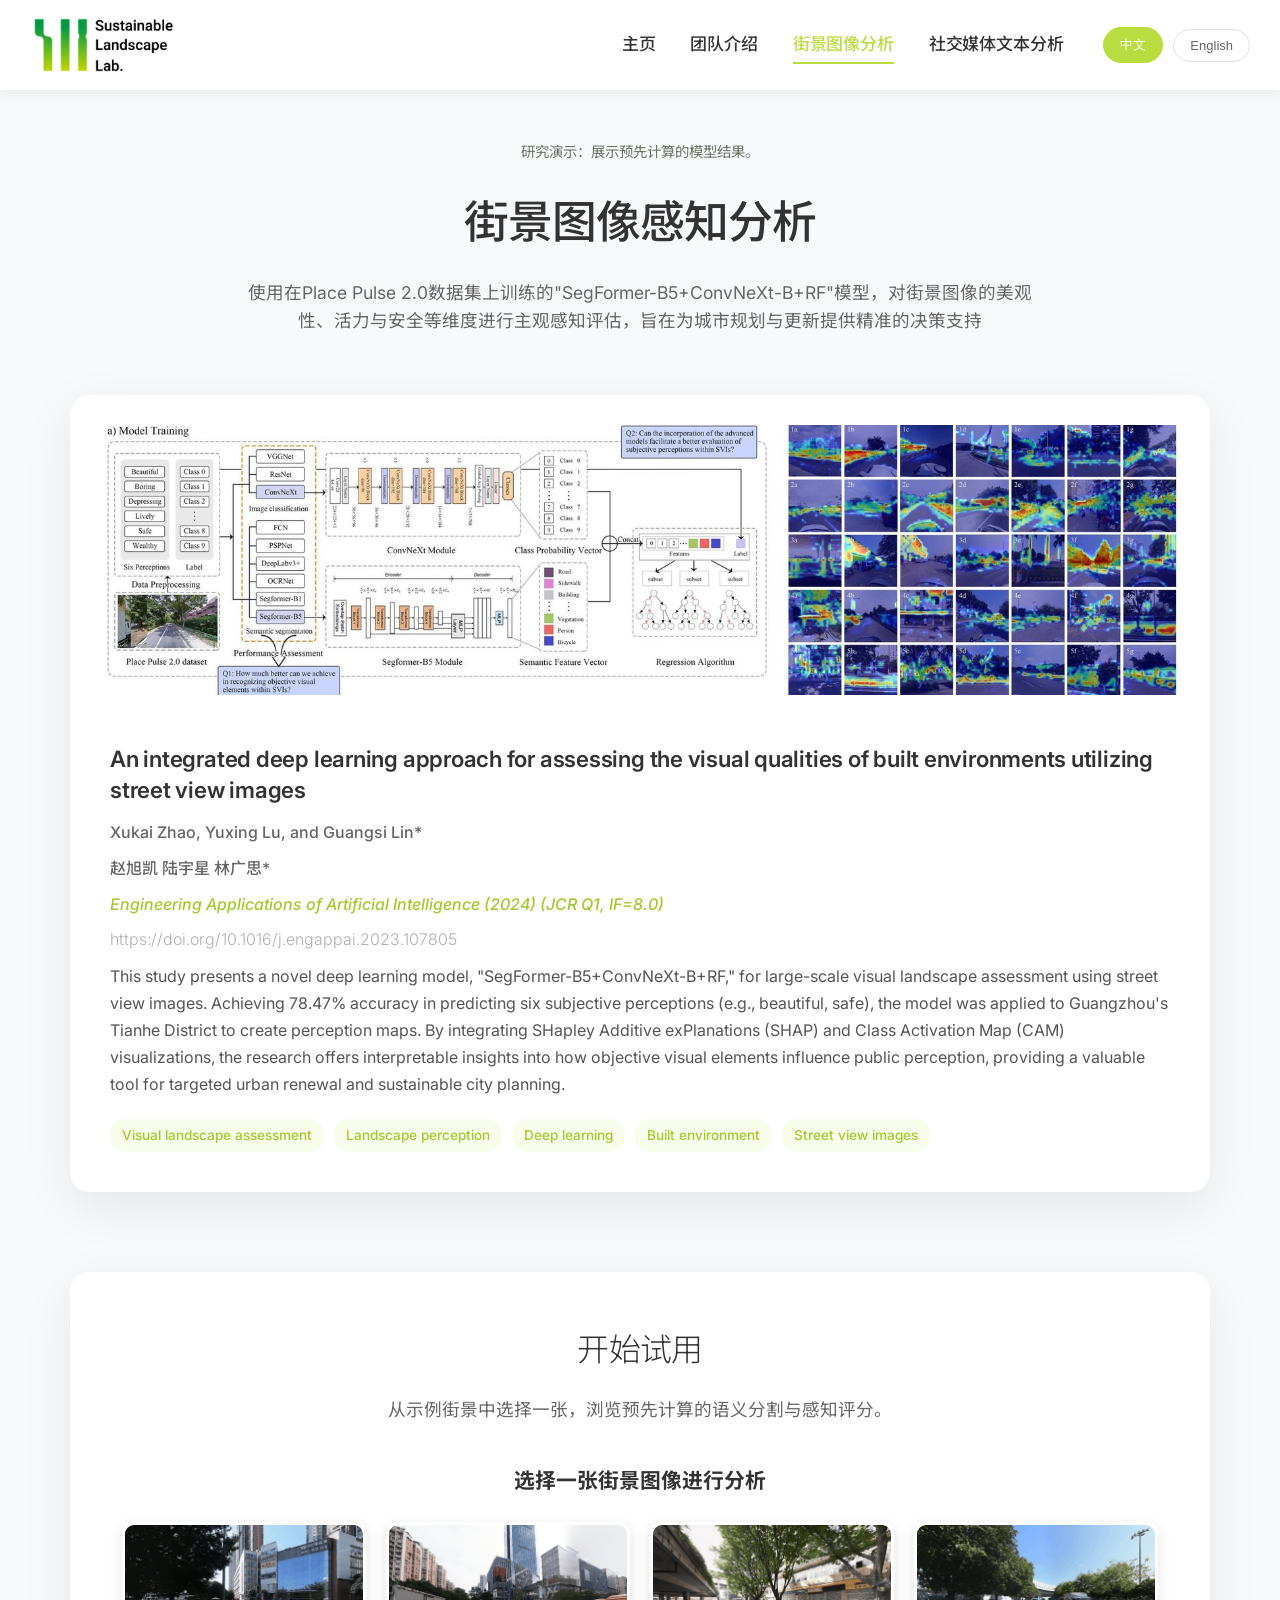
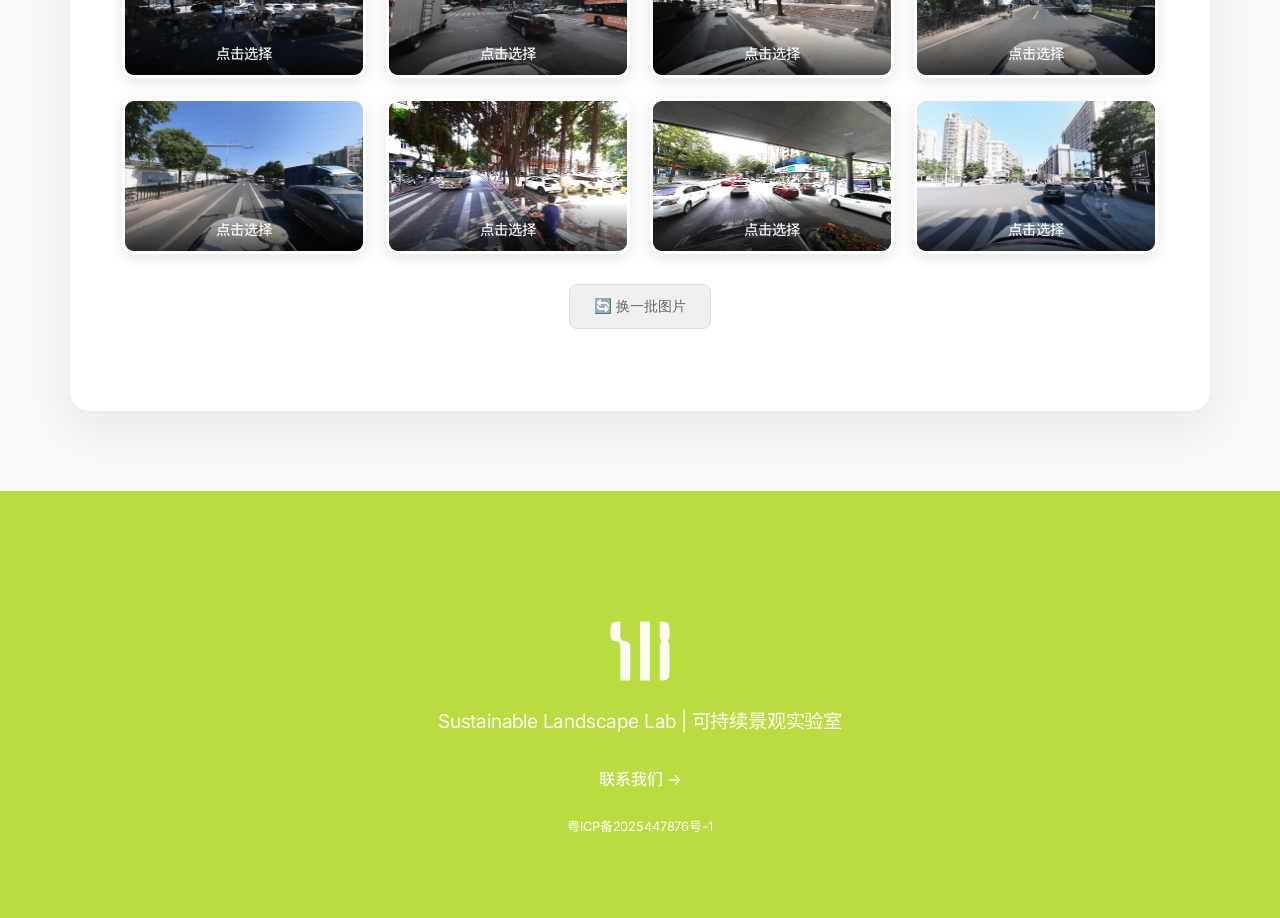
<file: projects/urban-perception/image-analysis.html>
<!DOCTYPE html>
<html lang="zh-CN">
<head>
    <meta charset="UTF-8">
    <meta name="viewport" content="width=device-width, initial-scale=1.0">
    <title>Street View Images Analysis | 街景图像分析 - Sustainable Landscape Lab</title>
    <link href="https://fonts.googleapis.com/css2?family=Inter:wght@300;400;500;600;700&family=Noto+Sans+SC:wght@300;400;500;600;700&display=swap" rel="stylesheet">
    <style>
        * {
            margin: 0;
            padding: 0;
            box-sizing: border-box;
        }

        body {
            font-family: 'Inter', 'Noto Sans SC', -apple-system, BlinkMacSystemFont, 'Segoe UI', sans-serif;
            background-color: #f8f9fa;
            line-height: 1.6;
            color: #333;
        }

        /* Header Styles */
        .header {
            background: white;
            box-shadow: 0 2px 15px rgba(0,0,0,0.08);
            position: sticky;
            top: 0;
            z-index: 1000;
        }

        .nav-container {
            max-width: 1400px;
            margin: 0 auto;
            display: flex;
            align-items: center;
            justify-content: space-between;
            padding: 15px 30px;
        }

        .logo {
            display: flex;
            align-items: center;
            gap: 15px;
            text-decoration: none;
            color: #333;
        }

        .logo-image {
            height: 60px;
            width: auto;
            border-radius: 6px;
            object-fit: contain;
        }

        .logo-text {
            font-size: 18px;
            font-weight: 600;
            color: #333;
            letter-spacing: -0.02em;
        }

        .nav-menu {
            display: flex;
            list-style: none;
            gap: 35px;
            align-items: center;
        }

        .nav-item {
            position: relative;
        }

        .nav-link {
            text-decoration: none;
            color: #333;
            font-size: 17px;
            font-weight: 500;
            transition: all 0.3s ease;
            padding: 10px 0;
            position: relative;
            letter-spacing: -0.01em;
        }

        .nav-link:hover {
            color: rgb(185, 221, 64);
        }

        .nav-link.active {
            color: rgb(185, 221, 64);
        }

        .nav-link.active::after {
            content: '';
            position: absolute;
            bottom: 0;
            left: 0;
            right: 0;
            height: 2px;
            background: rgb(185, 221, 64);
        }

        /* Language Switcher */
        .language-switcher {
            display: flex;
            align-items: center;
            gap: 10px;
            margin-left: 20px;
        }

        .lang-button {
            padding: 8px 16px;
            border: 1px solid #e0e0e0;
            background: white;
            color: #666;
            border-radius: 20px;
            font-size: 13px;
            font-weight: 500;
            cursor: pointer;
            transition: all 0.3s ease;
            min-width: 60px;
        }

        .lang-button.active {
            border-color: rgb(185, 221, 64);
            background: rgb(185, 221, 64);
            color: white;
        }

        .lang-button:hover {
            border-color: rgb(185, 221, 64);
        }

        /* Hide/Show content based on language */
        .lang-content {
            display: none;
        }

        .lang-content.active {
            display: block;
        }

        .lang-inline {
            display: none;
        }

        .lang-inline.active {
            display: inline;
        }

        /* Main Content */
        .main-content {
            max-width: 1200px;
            margin: 50px auto;
            padding: 0 30px;
        }

        .page-header {
            text-align: center;
            margin-bottom: 60px;
        }

        .page-title {
            font-size: 2.8rem;
            color: #333;
            margin-bottom: 20px;
            font-weight: 500;
            letter-spacing: -0.02em;
        }

        .page-subtitle {
            color: #666;
            font-size: 1.1rem;
            line-height: 1.6;
            max-width: 800px;
            margin: 0 auto;
        }

        /* Research Papers Section */
        .research-section {
            margin-bottom: 80px;
        }

        .section-title {
            font-size: 2.2rem;
            color: #333;
            text-align: center;
            margin-bottom: 50px;
            font-weight: 300;
            letter-spacing: -0.02em;
        }

        .paper-card {
            background: white;
            border-radius: 20px;
            overflow: hidden;
            box-shadow: 0 15px 50px rgba(0,0,0,0.08);
            transition: all 0.4s ease;
            cursor: pointer;
            text-decoration: none;
            color: inherit;
            display: block;
            margin-bottom: 30px;
        }

        .paper-card:hover {
            transform: translateY(-10px);
            box-shadow: 0 25px 70px rgba(0,0,0,0.15);
        }

        .paper-image {
            width: 100%;
            height: 300px;
            object-fit: cover;
            padding: 30px; 
            padding-bottom: 0px
        }

        .paper-content {
            padding: 40px;
        }

        .paper-title {
            font-size: 1.4rem;
            color: #333;
            margin-bottom: 15px;
            font-weight: 600;
            line-height: 1.4;
            letter-spacing: -0.01em;
        }

        .paper-authors {
            color: #666;
            font-size: 1rem;
            margin-bottom: 10px;
            font-weight: 500;
        }

        .paper-doi {
            color: #b0b0b0;
            font-size: 1rem;
            margin-bottom: 10px;
            font-weight: 300;
        }
        
        .paper-journal {
            color: rgb(165, 201, 44);
            font-size: 1rem;
            margin-bottom: 10px;
            font-weight: 500;
            font-style: italic;
        }

        .paper-abstract {
            color: #555;
            font-size: 1rem;
            line-height: 1.7;
            margin-bottom: 20px;
        }

        .paper-keywords {
            display: flex;
            flex-wrap: wrap;
            gap: 10px;
        }

        .keyword {
            background: rgba(185, 221, 64, 0.1);
            color: rgb(165, 201, 44);
            padding: 6px 12px;
            border-radius: 15px;
            font-size: 0.85rem;
            font-weight: 500;
        }

        /* Try Now Section */
        .try-section {
            background: white;
            border-radius: 20px;
            padding: 50px;
            box-shadow: 0 15px 50px rgba(0,0,0,0.08);
            text-align: center;
            margin-top: 60px;
            transition: all 0.4s ease;
            border: 2px solid transparent;
        }

        .try-section:hover {
            transform: translateY(-5px);
            box-shadow: 0 25px 70px rgba(0,0,0,0.12);
            border-color: rgba(185, 221, 64, 0.3);
        }

        .try-title {
            font-size: 2rem;
            color: #333;
            margin-bottom: 20px;
            font-weight: 300;
            letter-spacing: -0.02em;
        }

        .try-description {
            color: #666;
            font-size: 1.1rem;
            margin-bottom: 40px;
            line-height: 1.6;
        }

        /* Mobile Responsive */
        @media (max-width: 768px) {
            .nav-menu {
                display: none;
            }

            .language-switcher {
                margin-left: 0;
            }

            .page-title {
                font-size: 2.2rem;
            }

            .paper-content {
                padding: 25px;
            }

            .try-section {
                padding: 30px;
            }

            .main-content {
                padding: 0 20px;
            }
        }

        .nav-right {
            display: flex;
            align-items: center;
            gap: 20px;
        }

        /* Image Selection Styles */
        .image-option {
            position: relative;
            cursor: pointer;
            border-radius: 12px;
            overflow: hidden;
            transition: all 0.3s ease;
            border: 3px solid transparent;
            background: white;
            box-shadow: 0 4px 15px rgba(0,0,0,0.1);
        }

        .image-option:hover {
            transform: translateY(-5px);
            box-shadow: 0 8px 25px rgba(0,0,0,0.15);
            border-color: rgba(185, 221, 64, 0.5);
        }

        .image-option.selected {
            border-color: rgb(185, 221, 64);
            transform: translateY(-5px);
            box-shadow: 0 8px 25px rgba(185, 221, 64, 0.3);
        }

        .image-option img {
            width: 100%;
            height: 150px;
            object-fit: cover;
            display: block;
        }

        .image-option .image-overlay {
            position: absolute;
            bottom: 0;
            left: 0;
            right: 0;
            background: linear-gradient(transparent, rgba(0,0,0,0.7));
            color: white;
            padding: 15px 10px 10px;
            font-size: 0.8rem;
            text-align: center;
        }

        .image-option.selected .image-overlay {
            background: linear-gradient(transparent, rgba(185, 221, 64, 0.9));
        }

        /* Progress Animation */
        @keyframes spin {
            0% { transform: rotate(0deg); }
            100% { transform: rotate(360deg); }
        }

        #analysisProgress div:first-child {
            animation: spin 2s linear infinite;
        }

        /* Score Bar Styles */
        .score-bar {
            display: flex;
            align-items: center;
            margin-bottom: 15px;
            padding: 12px 0;
        }

        .score-label {
            min-width: 100px;
            font-weight: 600;
            color: #333;
            font-size: 0.95rem;
        }

        .score-progress {
            flex: 1;
            height: 20px;
            background: #e0e0e0;
            border-radius: 10px;
            margin: 0 20px;
            overflow: hidden;
            position: relative;
        }

        .score-fill {
            height: 100%;
            background: linear-gradient(90deg, rgb(185, 221, 64), rgb(165, 201, 44));
            border-radius: 10px;
            transition: width 1s ease;
            position: relative;
        }
        
        /* Styles for score and probability */
        .score-details {
            min-width: 100px;
            text-align: right;
        }

        .score-value {
            font-weight: 700;
            color: rgb(165, 201, 44);
            font-size: 1.1rem;
        }

        .score-probability {
            font-size: 0.8rem;
            color: #777;
            margin-top: 2px;
        }

        /* Semantic Segmentation Chart */
        .semantic-chart {
            display: grid;
            grid-template-columns: repeat(auto-fit, minmax(120px, 1fr));
            gap: 15px;
            margin-top: 20px;
        }

        .semantic-item {
            text-align: center;
            padding: 15px 10px;
            background: #f8f9fa;
            border-radius: 10px;
            transition: all 0.3s ease;
        }

        .semantic-item:hover {
            background: rgba(185, 221, 64, 0.1);
            transform: translateY(-2px);
        }

        .semantic-icon {
            font-size: 2rem;
            margin-bottom: 8px;
            display: block;
        }

        .semantic-label {
            font-size: 0.8rem;
            color: #666;
            margin-bottom: 5px;
            font-weight: 500;
        }

        .semantic-percentage {
            font-size: 1rem;
            font-weight: 700;
            color: rgb(165, 201, 44);
        }

        .loading-message {
            text-align: center;
            color: #666;
            font-style: italic;
            padding: 40px;
            grid-column: 1 / -1; /* Make message span all columns */
        }

        /* Footer Styles ADDED */
        .footer {
            background: rgb(185, 221, 64);
            color: white;
            text-align: center;
            padding: 80px 30px;
            margin-top: 80px;
        }

        .footer-logo {
            display: flex;
            justify-content: center;
            align-items: center;
            gap: 20px;
            margin-bottom: 25px;
        }

        .footer-logo-image {
            height: 60px;
            width: auto;
            border-radius: 8px;
            object-fit: contain;
            opacity: 0.95;
        }

        .footer-text {
            font-size: 1.2rem;
            font-weight: 400;
            opacity: 0.95;
            letter-spacing: -0.01em;
        }

        .footer-text2 {
            font-size: 0.8rem;
            font-weight: 400;
            opacity: 0.95;
            margin-top: 25px;
            letter-spacing: -0.01em;
        }

        .map-container {
            max-width: 700px; /* Set a maximum width for the map's decorative container */
            width: 90%; /* Ensure it's responsive on smaller screens */
            margin: 0 auto 50px; /* Center the container and add bottom margin */
            border-radius: 15px; /* Add rounded corners */
            overflow: hidden; /* This makes sure the inner map respects the rounded corners */
        }

    </style>
</head>
<body>
    <header class="header">
        <div class="nav-container">
            <a href="index.html" class="logo">
                <img src="assets/logo.png" alt="SLA Logo" class="logo-image">
            </a>
            
            <nav>
                <div class="nav-right">
                    <ul class="nav-menu">
                        <li class="nav-item"><a href="index.html" class="nav-link"><span class="lang-inline active" data-lang="zh">主页</span><span class="lang-inline" data-lang="en">Home</span></a></li>
                        <li class="nav-item"><a href="https://sla-lab.com/" class="nav-link" target="_blank"><span class="lang-inline active" data-lang="zh">团队介绍</span><span class="lang-inline" data-lang="en">Team</span></a></li>
                        <li class="nav-item"><a href="image-analysis.html" class="nav-link active"><span class="lang-inline active" data-lang="zh">街景图像分析</span><span class="lang-inline" data-lang="en">Street View Analysis</span></a></li>
                        <li class="nav-item"><a href="text-analysis.html" class="nav-link"><span class="lang-inline active" data-lang="zh">社交媒体文本分析</span><span class="lang-inline" data-lang="en">Social Media Analysis</span></a></li>
                    </ul>
                    <div class="language-switcher">
                        <button class="lang-button active" data-lang="zh">中文</button>
                        <button class="lang-button" data-lang="en">English</button>
                    </div>
                </div>
            </nav>
        </div>
    </header>

    <main class="main-content">
<p style="text-align:center;color:#687665;font-size:0.9rem;margin:12px 20px 24px;"><span class="lang-inline active" data-lang="zh">研究演示：展示预先计算的模型结果。</span><span class="lang-inline" data-lang="en">Research demo: displays precomputed model results.</span></p>
        <div class="page-header">
            <div class="lang-content active" data-lang="zh">
                <h1 class="page-title">街景图像感知分析</h1>
                <p class="page-subtitle">
                    使用在Place Pulse 2.0数据集上训练的"SegFormer-B5+ConvNeXt-B+RF"模型，对街景图像的美观性、活力与安全等维度进行主观感知评估，旨在为城市规划与更新提供精准的决策支持
                </p>
            </div>
            <div class="lang-content" data-lang="en">
                <h1 class="page-title">Street View Image Perception Analysis</h1>
                <p class="page-subtitle">
                    This study utilizes the "SegFormer-B5+ConvNeXt-B+RF" model, trained on the Place Pulse 2.0 dataset, to assess subjective perceptions of street view images—including beauty, liveliness, depress, wealth, boredom and safety—to inform targeted decisions in urban planning and renewal
                </p>
            </div>
        </div>

        <section class="research-section">
            <a href="paper-detail-1.html" class="paper-card">
                <img src="assets/EAAI.jpg" alt="Street View Analysis Research" class="paper-image">
                <div class="paper-content">
                    <h3 class="paper-title">An integrated deep learning approach for assessing the visual qualities of built environments utilizing street view images</h3>
                    <div class="paper-authors">Xukai Zhao, Yuxing Lu, and Guangsi Lin*</div>
                    <div class="paper-authors">赵旭凯 陆宇星 林广思*</div>
                    <div class="paper-journal">Engineering Applications of Artificial Intelligence (2024) (JCR Q1, IF=8.0)</div>
                    <div class="paper-doi">https://doi.org/10.1016/j.engappai.2023.107805</div>
                    <p class="paper-abstract">
                        This study presents a novel deep learning model, "SegFormer-B5+ConvNeXt-B+RF," for large-scale visual landscape assessment using street view images. Achieving 78.47% accuracy in predicting six subjective perceptions (e.g., beautiful, safe), the model was applied to Guangzhou's Tianhe District to create perception maps. By integrating SHapley Additive exPlanations (SHAP) and Class Activation Map (CAM) visualizations, the research offers interpretable insights into how objective visual elements influence public perception, providing a valuable tool for targeted urban renewal and sustainable city planning.
                    </p>
                    <div class="paper-keywords">
                        <span class="keyword">Visual landscape assessment</span>
                        <span class="keyword">Landscape perception</span>
                        <span class="keyword">Deep learning</span>
                        <span class="keyword">Built environment</span>
                        <span class="keyword">Street view images</span>
                    </div>
                </div>
            </a>
        </section>

        <section class="try-section" id="trySection">
            <div class="lang-content active" data-lang="zh">
                <h2 class="try-title">开始试用</h2>
                <p class="try-description">
                    从示例街景中选择一张，浏览预先计算的语义分割与感知评分。
                </p>
            </div>
            <div class="lang-content" data-lang="en">
                <h2 class="try-title">Start Trial</h2>
                <p class="try-description">
                    Select an example street view to explore precomputed segmentation and perception scores.
                </p>
            </div>

            <div id="imageSelectionInterface" style="margin-top: 40px;">
                <div class="lang-content active" data-lang="zh">
                    <h3 style="font-size: 1.3rem; margin-bottom: 25px; text-align: center;">选择一张街景图像进行分析</h3>
                </div>
                <div class="lang-content" data-lang="en">
                    <h3 style="font-size: 1.3rem; margin-bottom: 25px; text-align: center;">Select a Street View Image for Analysis</h3>
                </div>
                
                <div id="imageGrid" style="display: grid; grid-template-columns: repeat(auto-fit, minmax(200px, 1fr)); gap: 20px; margin-bottom: 30px;">
                    <div class="loading-message">
                        <span class="lang-inline active" data-lang="zh">正在加载街景图像...</span>
                        <span class="lang-inline" data-lang="en">Loading street view images...</span>
                    </div>
                </div>
                
                <div style="text-align: center; margin-bottom: 30px;">
                    <button id="refreshImages" style="background: #f0f0f0; color: #666; padding: 12px 24px; border: 1px solid #ddd; border-radius: 8px; font-size: 0.9rem; cursor: pointer; transition: all 0.3s ease;">
                        <span class="lang-inline active" data-lang="zh">🔄 换一批图片</span><span class="lang-inline" data-lang="en">🔄 Refresh Images</span>
                    </button>
                </div>
            </div>

            <div id="analysisProgress" style="display: none; text-align: center; margin: 40px 0;">
                <div style="font-size: 3rem; margin-bottom: 20px;">🔄</div>
                <h3 style="color: #333; margin-bottom: 15px;">
                    <span class="lang-inline active" data-lang="zh">正在分析中...</span><span class="lang-inline" data-lang="en">Analyzing...</span>
                </h3>
                <p style="color: #666; margin-bottom: 25px;">
                    <span class="lang-inline active" data-lang="zh">正在读取所选街景的示例分析结果</span><span class="lang-inline" data-lang="en">Loading precomputed results for the selected street view</span>
                </p>
                <div style="width: 300px; height: 6px; background: #e0e0e0; border-radius: 3px; margin: 0 auto; overflow: hidden;">
                    <div id="progressBar" style="height: 100%; background: linear-gradient(90deg, rgb(185, 221, 64), rgb(165, 201, 44)); border-radius: 3px; width: 0%; transition: width 0.3s ease;"></div>
                </div>
            </div>

            <div id="resultsSection" style="display: none; margin-top: 50px; text-align: left;">
                <div class="lang-content active" data-lang="zh">
                    <h3 style="font-size: 1.5rem; margin-bottom: 30px; text-align: center; color: #333;">分析结果</h3>
                </div>
                <div class="lang-content" data-lang="en">
                    <h3 style="font-size: 1.5rem; margin-bottom: 30px; text-align: center; color: #333;">Analysis Results</h3>
                </div>
                
                <div id="selectedImageDisplay" style="text-align: center; margin-bottom: 40px;">
                    <img id="selectedImage" style="max-width: 400px; max-height: 250px; border-radius: 12px; box-shadow: 0 8px 25px rgba(0,0,0,0.1);">
                    <p id="selectedImageName" style="color: #666; font-size: 0.9rem; margin-top: 10px;"></p>
                </div>

                <div style="background: white; border-radius: 15px; padding: 30px; margin-bottom: 30px; box-shadow: 0 5px 20px rgba(0,0,0,0.05);">
                    <h4 style="color: #333; margin-bottom: 25px; font-size: 1.2rem; border-bottom: 2px solid rgb(185, 221, 64); padding-bottom: 10px;">
                        <span class="lang-inline active" data-lang="zh">🎯 感知维度评分</span><span class="lang-inline" data-lang="en">🎯 Perception Dimension Scores</span>
                    </h4>
                    <div id="perceptionScores"></div>
                </div>

                <div style="background: white; border-radius: 15px; padding: 30px; box-shadow: 0 5px 20px rgba(0,0,0,0.05);">
                    <h4 style="color: #333; margin-bottom: 25px; font-size: 1.2rem; border-bottom: 2px solid rgb(185, 221, 64); padding-bottom: 10px;">
                        <span class="lang-inline active" data-lang="zh">🏗️ 各要素占比（语义分割结果）</span><span class="lang-inline" data-lang="en">🏗️ Semantic Segmentation Results</span>
                    </h4>
                    <div id="semanticSegmentation"></div>
                </div>

                <div style="text-align: center; margin-top: 40px;">
                    <button id="tryAnotherBtn" style="background: rgb(185, 221, 64); color: white; padding: 15px 30px; border: none; border-radius: 12px; font-size: 1rem; font-weight: 600; cursor: pointer; transition: all 0.3s ease;">
                        <span class="lang-inline active" data-lang="zh">🔄 分析另一张图片</span><span class="lang-inline" data-lang="en">🔄 Analyze Another Image</span>
                    </button>
                </div>
            </div>
        </section>
    </main>

    <footer class="footer">
        
        <div class="map-container">
            <div class="visitor-stats">
                <script type="text/javascript" id="mapmyvisitors" src="https://mapmyvisitors.com/map.js?cl=ffffff&w=a&t=tt&d=fZRic9xGtBdqRs3jIow32BHpqATvQwPpk4mU22gURkU&co=b9dd40&cmo=3acc3a&cmn=ff5353&ct=ffffff"></script>
            </div>
        </div>

        <div class="footer-logo">
            <img src="assets/logo-White.png" alt="SLA Logo" class="footer-logo-image">
        </div>
        <div class="footer-text">
            Sustainable Landscape Lab | 可持续景观实验室
        </div>
        <div style="margin-top: 30px;">
            <a href="https://sla-lab.com/contact/" target="_blank" style="color: white; text-decoration: none; font-size: 1rem; font-weight: 500; opacity: 0.9; transition: opacity 0.3s ease;" onmouseover="this.style.opacity='1'" onmouseout="this.style.opacity='0.9'">
                <span class="lang-inline active" data-lang="zh">联系我们</span><span class="lang-inline" data-lang="en">Contact Us</span> →
            </a>
        </div>
        <div class="footer-text2">
            粤ICP备2025447876号-1
        </div>
    </footer>

    <script src="assets/data/street-view-data.js"></script>
<script>
        // 全局变量
        let allImageData = [];
        let selectedImageName = '';

        // --- 步骤 1: 更新配置 ---
        const semanticCategories = {
            categories: {
                'road': { zh: '道路', en: 'Road' },
                'sidewalk': { zh: '人行道', en: 'Sidewalk' },
                'building': { zh: '建筑', en: 'Building' },
                'wall': { zh: '墙', en: 'Wall' },
                'fence': { zh: '栅栏', en: 'Fence' },
                'pole': { zh: '电线杆', en: 'Pole' },
                'traffic light': { zh: '交通灯', en: 'Traffic light' },
                'traffic sign': { zh: '交通标志', en: 'Traffic sign' },
                'vegetation': { zh: '植被', en: 'Vegetation' },
                'terrain': { zh: '地形', en: 'Terrain' },
                'sky': { zh: '天空', en: 'Sky' },
                'person': { zh: '行人', en: 'Person' },
                'rider': { zh: '骑手', en: 'Rider' },
                'car': { zh: '汽车', en: 'Car' },
                'truck': { zh: '卡车', en: 'Truck' },
                'bus': { zh: '公交车', en: 'Bus' },
                'train': { zh: '火车', en: 'Train' },
                'motorcycle': { zh: '摩托车', en: 'Motorcycle' },
                'bicycle': { zh: '自行车', en: 'Bicycle' }
            },
            icons: ['🛣️', '🚶', '🏢', '🧱', '🚧', '🚏', '🚦', '🚸', '🌳', '🏔️', '☁️', '👤', '🚴', '🚗', '🚛', '🚌', '🚂', '🏍️', '🚲']
        };
        const perceptionDimensions = {
            beautiful: { zh: '美观性', en: 'Beautiful', icon: '🌸' },
            safe: { zh: '安全性', en: 'Safe', icon: '🛡️' },
            lively: { zh: '活力度', en: 'Lively', icon: '⚡' },
            wealthy: { zh: '富裕程度', en: 'Wealthy', icon: '💎' },
            boring: { zh: '无聊程度', en: 'Boring', icon: '😴' },
            depressing: { zh: '压抑程度', en: 'Depressing', icon: '😔' }
        };

        async function loadAllImageData() {
            try {
                let data = window.PERCEPTION_DEMO_IMAGES;
                if (!data) {
                    const response = await fetch('assets/街景图像/image-list.json');
                    if (!response.ok) throw new Error(`HTTP error! status: ${response.status}`);
                    data = await response.json();
                }
                if (!Array.isArray(data.images)) throw new Error('Invalid image dataset');
                allImageData = data.images;
                return allImageData;
            } catch (error) {
                console.error('加载 image-list.json 失败:', error);
                return [];
            }
        }

        function displayRandomImages() {
            const imageGrid = document.getElementById('imageGrid');
            if (allImageData.length === 0) {
                imageGrid.innerHTML = `<div class="loading-message"><span class="lang-inline" data-lang="zh">街景示例暂时无法读取，请刷新页面或重新打开完整网站目录。</span><span class="lang-inline" data-lang="en">Street-view examples are unavailable. Please refresh or reopen the complete site folder.</span></div>`;
                updateLanguageDisplay(document.querySelector('.lang-button.active').dataset.lang);
                return;
            }
            const shuffled = [...allImageData].sort(() => 0.5 - Math.random());
            const imagesToDisplay = shuffled.slice(0, Math.min(8, shuffled.length));
            imageGrid.innerHTML = '';
            imagesToDisplay.forEach((imageData, index) => {
                const imageName = imageData.fileName;
                const imageDiv = document.createElement('div');
                imageDiv.className = 'image-option';
                imageDiv.dataset.imageName = imageName;
                imageDiv.innerHTML = `
                    <img src="assets/街景图像/${encodeURIComponent(imageName)}" alt="Street View ${index + 1}" onerror="this.alt='Image unavailable — try another example'; this.classList.add('image-unavailable')">
                    <div class="image-overlay">
                        <div style="font-size: 0.9rem; opacity: 0.9; font-weight: 500;">
                            <span class="lang-inline active" data-lang="zh">点击选择</span>
                            <span class="lang-inline" data-lang="en">Click to select</span>
                        </div>
                    </div>
                `;
                imageDiv.addEventListener('click', () => selectImage(imageName, imageDiv));
                imageGrid.appendChild(imageDiv);
            });
            updateLanguageDisplay(document.querySelector('.lang-button.active').getAttribute('data-lang'));
        }

        function selectImage(imageName, imageElement) {
            document.querySelectorAll('.image-option').forEach(el => el.classList.remove('selected'));
            imageElement.classList.add('selected');
            selectedImageName = imageName;
            setTimeout(() => startAnalysis(), 300);
        }

        function startAnalysis() {
            document.getElementById('imageSelectionInterface').style.display = 'none';
            document.getElementById('analysisProgress').style.display = 'block';
            document.getElementById('resultsSection').style.display = 'none';
            const progressBar = document.getElementById('progressBar');
            let progress = 0;
            const duration = 2500;
            const interval = 50;
            const increment = (100 / duration) * interval;
            const progressInterval = setInterval(() => {
                progress += increment;
                progressBar.style.width = Math.min(progress, 100) + '%';
                if (progress >= 100) {
                    clearInterval(progressInterval);
                    setTimeout(() => queryLocalDataAndShowResults(), 300);
                }
            }, interval);
        }

        function queryLocalDataAndShowResults() {
            const results = findDataForImage(selectedImageName);
            if (results) {
                showResults(results);
            } else {
                alert('Could not find data for this image, please try again.');
                resetToSelection();
            }
        }

        function findDataForImage(imageName) {
            const imageData = allImageData.find(img => img.fileName === imageName);
            if (!imageData) return null;
            return {
                semantic: imageData.semantic_segmentation,
                perception: imageData.perception_scores
            };
        }

        function showResults(data) {
            document.getElementById('analysisProgress').style.display = 'none';
            document.getElementById('resultsSection').style.display = 'block';
            const selectedImage = document.getElementById('selectedImage');
            const selectedImageNameElement = document.getElementById('selectedImageName');
            selectedImage.src = `assets/街景图像/${encodeURIComponent(selectedImageName)}`;
            selectedImage.onerror = function() { this.alt = 'Image unavailable — try another example'; };
            selectedImageNameElement.textContent = '';
            displayPerceptionScores(data.perception);
            displaySemanticSegmentation(data.semantic);
            document.getElementById('resultsSection').scrollIntoView({ behavior: 'smooth' });
        }

        function displayPerceptionScores(perceptionData) {
            const container = document.getElementById('perceptionScores');
            container.innerHTML = '';
            Object.entries(perceptionDimensions).forEach(([key, dimension]) => {
                const data = perceptionData[key];
                if (!data) return;
                const scoreValue = data.score;
                const scorePercentage = (scoreValue / 9) * 100;
                const probability = data.probabilities && data.probabilities.length > scoreValue ? data.probabilities[scoreValue] : 0;
                const scoreDiv = document.createElement('div');
                scoreDiv.className = 'score-bar';
                scoreDiv.innerHTML = `
                    <div class="score-label">
                        ${dimension.icon} <span class="lang-inline active" data-lang="zh">${dimension.zh}</span><span class="lang-inline" data-lang="en">${dimension.en}</span>
                    </div>
                    <div class="score-progress">
                        <div class="score-fill" style="width: 0%"></div>
                    </div>
                    <div class="score-details">
                        <div class="score-value">${scoreValue.toFixed(1)}/9</div>
                        <div class="score-probability">
                            <span class="lang-inline active" data-lang="zh">置信度:</span><span class="lang-inline" data-lang="en">Confidence:</span>
                            ${(probability * 100).toFixed(1)}%
                        </div>
                    </div>
                `;
                container.appendChild(scoreDiv);
                setTimeout(() => {
                    scoreDiv.querySelector('.score-fill').style.width = scorePercentage + '%';
                }, 100);
            });
            updateLanguageDisplay(document.querySelector('.lang-button.active').getAttribute('data-lang'));
        }

        // --- 步骤 2: 修改 displaySemanticSegmentation 函数 ---
        function displaySemanticSegmentation(semanticData) {
            const container = document.getElementById('semanticSegmentation');
            container.innerHTML = '<div class="semantic-chart"></div>';
            const chartContainer = container.querySelector('.semantic-chart');

            const categoryKeys = Object.keys(semanticCategories.categories);

            const categories = Object.entries(semanticData).map(([categoryKey, percentage]) => {
                const categoryInfo = semanticCategories.categories[categoryKey] || { zh: categoryKey, en: categoryKey };
                const iconIndex = categoryKeys.indexOf(categoryKey);
                const icon = semanticCategories.icons[iconIndex] || '📊';
                
                return {
                    zh: categoryInfo.zh,
                    en: categoryInfo.en,
                    icon: icon,
                    percentage: percentage * 100
                };
            });

            categories.sort((a, b) => b.percentage - a.percentage);
            const topCategories = categories.slice(0, 12);

            topCategories.forEach(item => {
                const itemDiv = document.createElement('div');
                itemDiv.className = 'semantic-item';
                // 生成双语 span
                itemDiv.innerHTML = `
                    <div class="semantic-icon">${item.icon}</div>
                    <div class="semantic-label">
                        <span class="lang-inline" data-lang="zh">${item.zh}</span>
                        <span class="lang-inline" data-lang="en">${item.en}</span>
                    </div>
                    <div class="semantic-percentage">${item.percentage.toFixed(1)}%</div>
                `;
                chartContainer.appendChild(itemDiv);
            });
            
            // 渲染后立即更新语言显示
            updateLanguageDisplay(document.querySelector('.lang-button.active').getAttribute('data-lang'));
        }

        function resetToSelection() {
            document.getElementById('imageSelectionInterface').style.display = 'block';
            document.getElementById('analysisProgress').style.display = 'none';
            document.getElementById('resultsSection').style.display = 'none';
            displayRandomImages();
        }

        function setupEventListeners() {
            document.getElementById('refreshImages').addEventListener('click', displayRandomImages);
            document.getElementById('tryAnotherBtn').addEventListener('click', resetToSelection);
        }

        let updateLanguageDisplay;
        document.addEventListener('DOMContentLoaded', function() {
            const langButtons = document.querySelectorAll('.lang-button');
            const langContents = document.querySelectorAll('.lang-content');
            let currentLang = 'zh';

            updateLanguageDisplay = function(selectedLang) {
                langButtons.forEach(btn => {
                    btn.classList.toggle('active', btn.getAttribute('data-lang') === selectedLang);
                });
                // 此处会处理页面上所有带有 .lang-content 和 .lang-inline 的元素
                langContents.forEach(content => {
                    content.classList.toggle('active', content.getAttribute('data-lang') === selectedLang);
                });
                document.querySelectorAll('.lang-inline').forEach(inline => {
                    inline.classList.toggle('active', inline.getAttribute('data-lang') === selectedLang);
                });
                currentLang = selectedLang;
                try { localStorage.setItem('preferred-language', selectedLang); } catch (_) {}
            }

            langButtons.forEach(button => {
                button.addEventListener('click', function() {
                    const selectedLang = this.getAttribute('data-lang');
                    if (selectedLang !== currentLang) {
                        updateLanguageDisplay(selectedLang);
                    }
                });
            });

            let savedLang; try { savedLang = localStorage.getItem('preferred-language'); } catch (_) {}
            updateLanguageDisplay(savedLang || 'zh');

            async function initialize() {
                await loadAllImageData();
                displayRandomImages();
                setupEventListeners();
            }
            initialize();
        });
    </script>
</body>
</html>
</file>
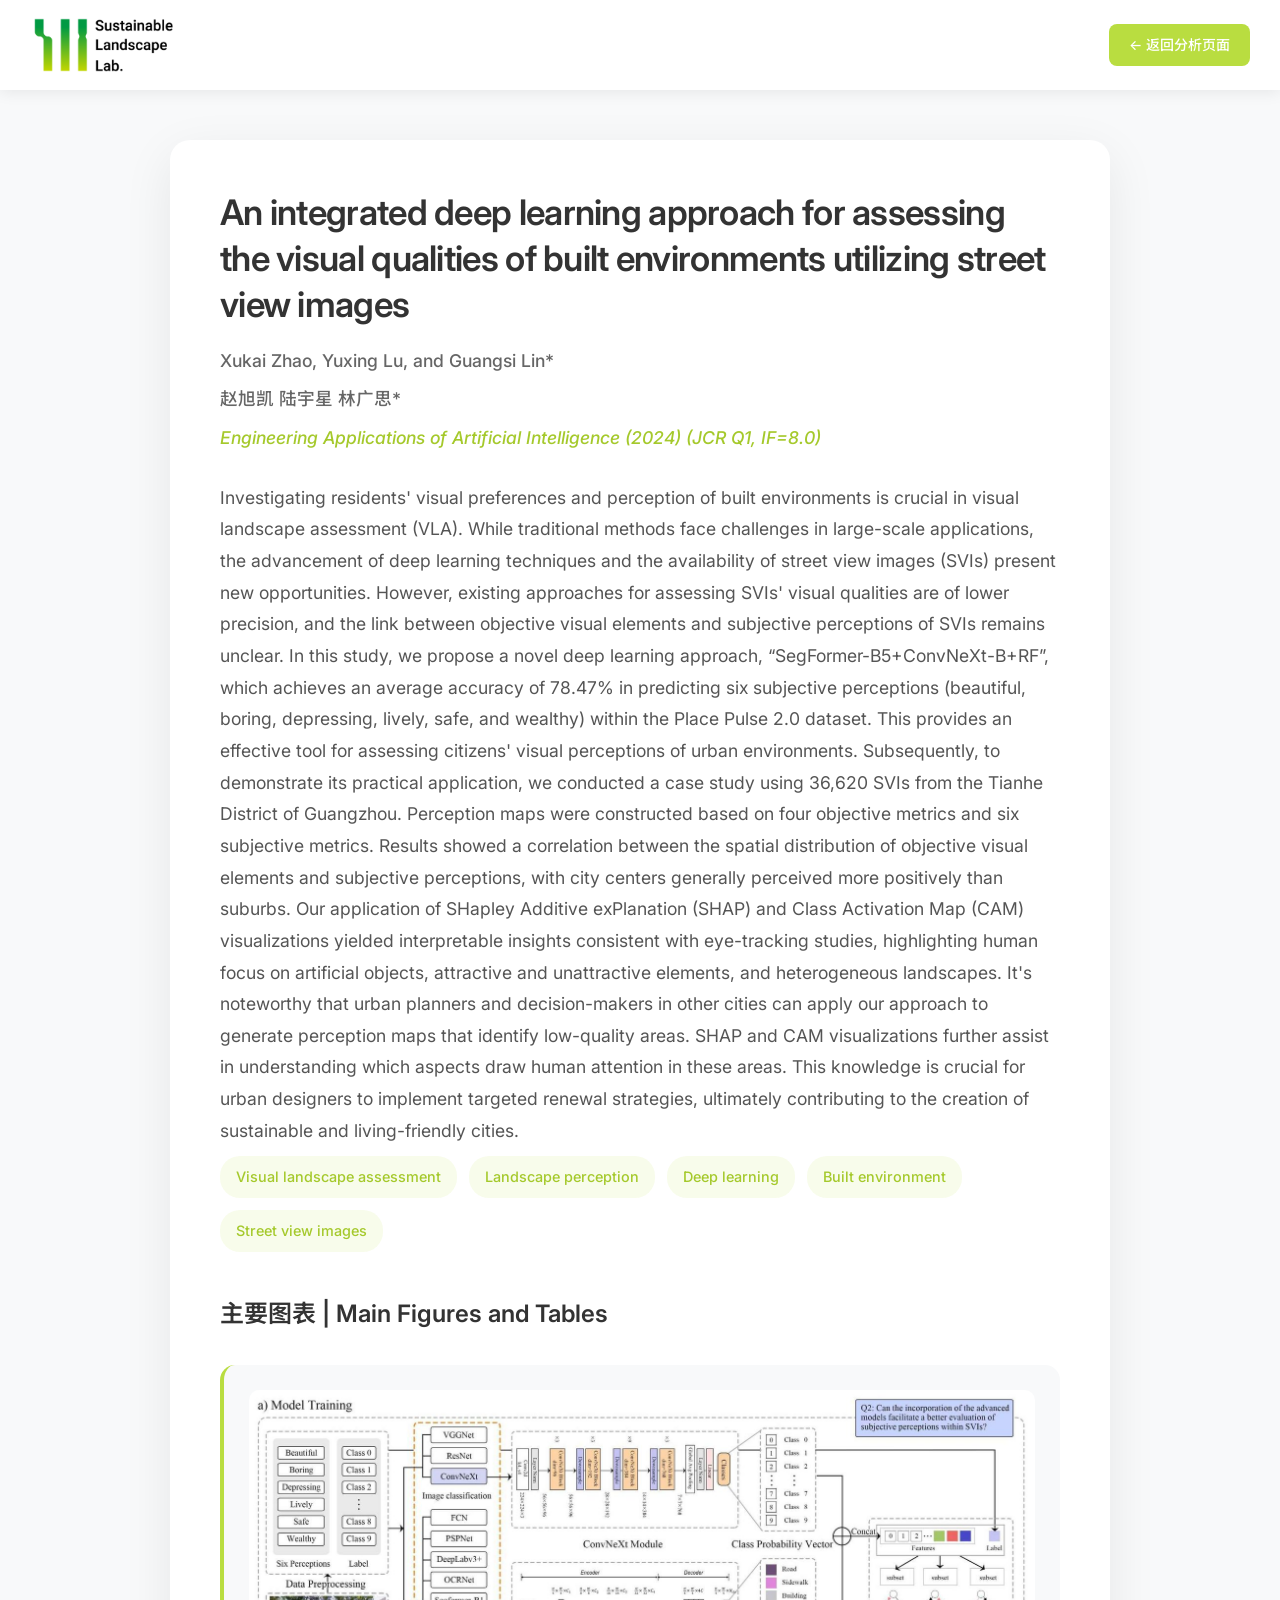
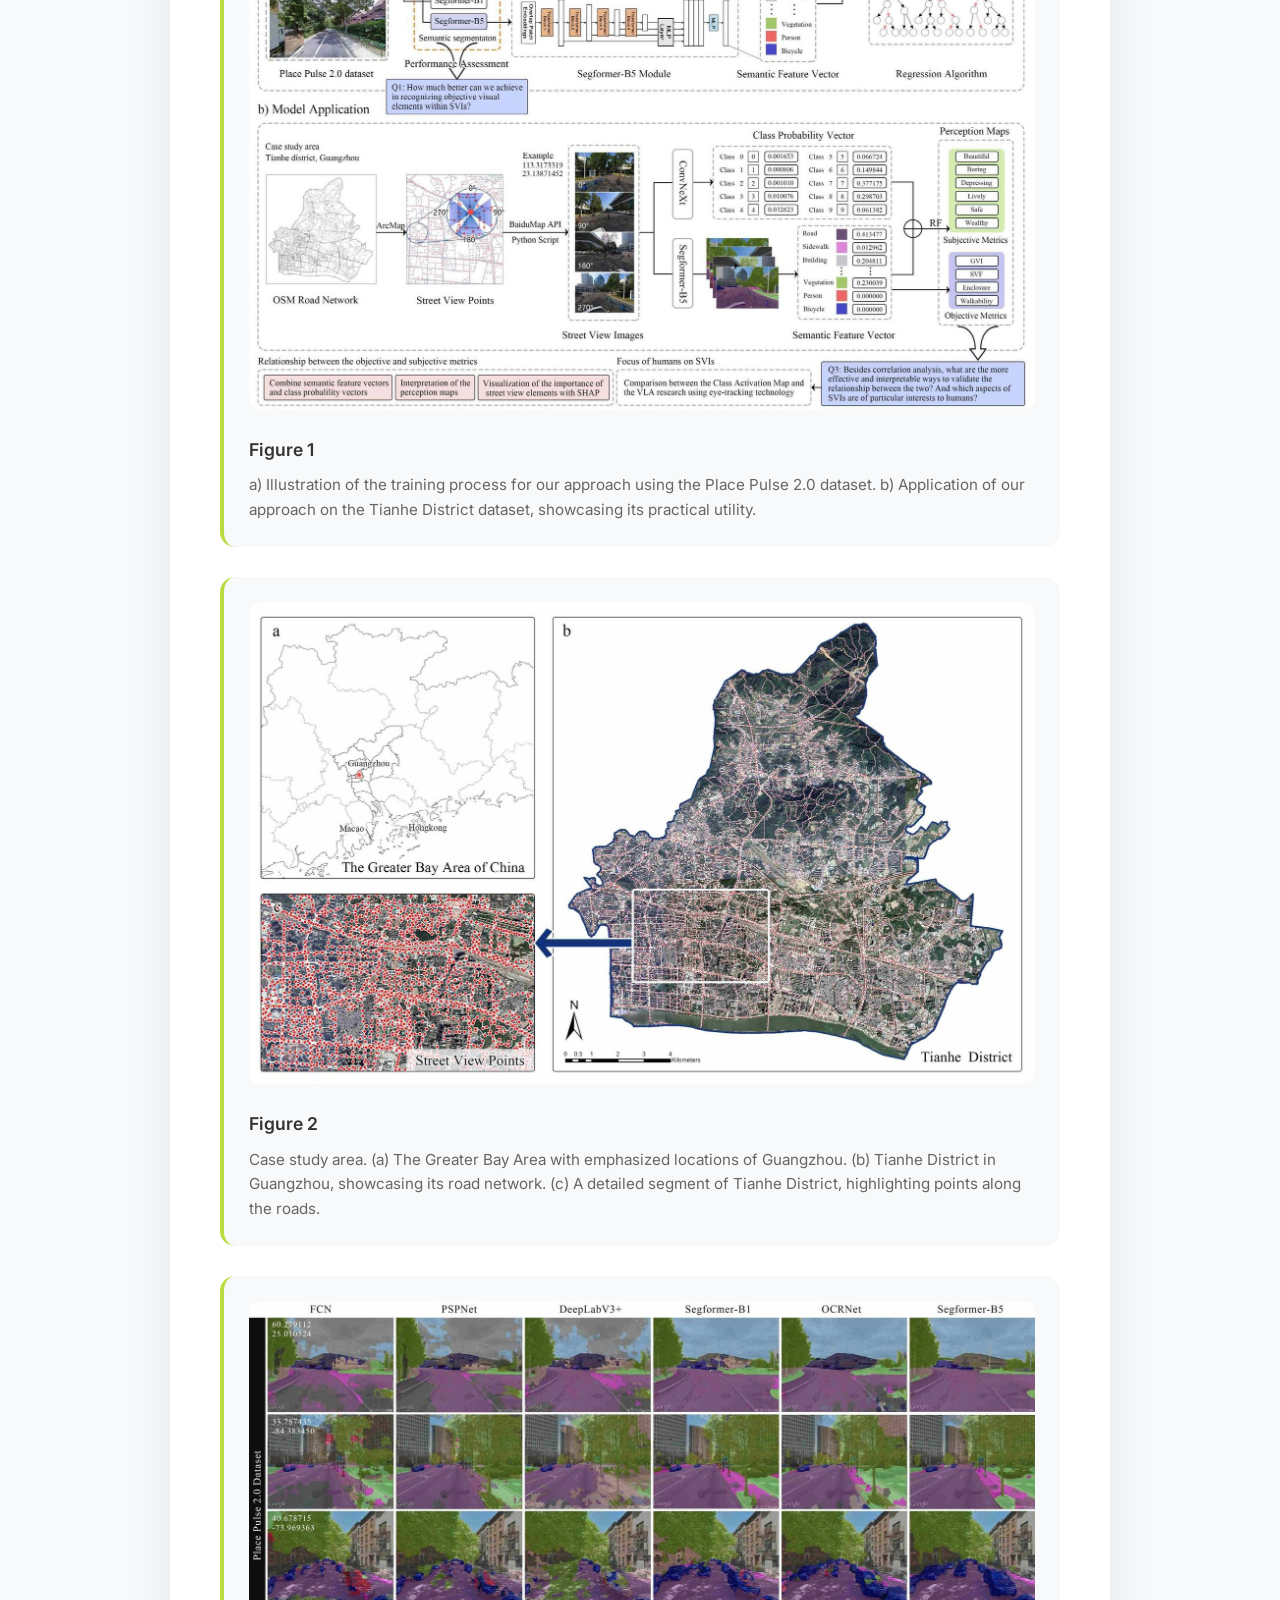
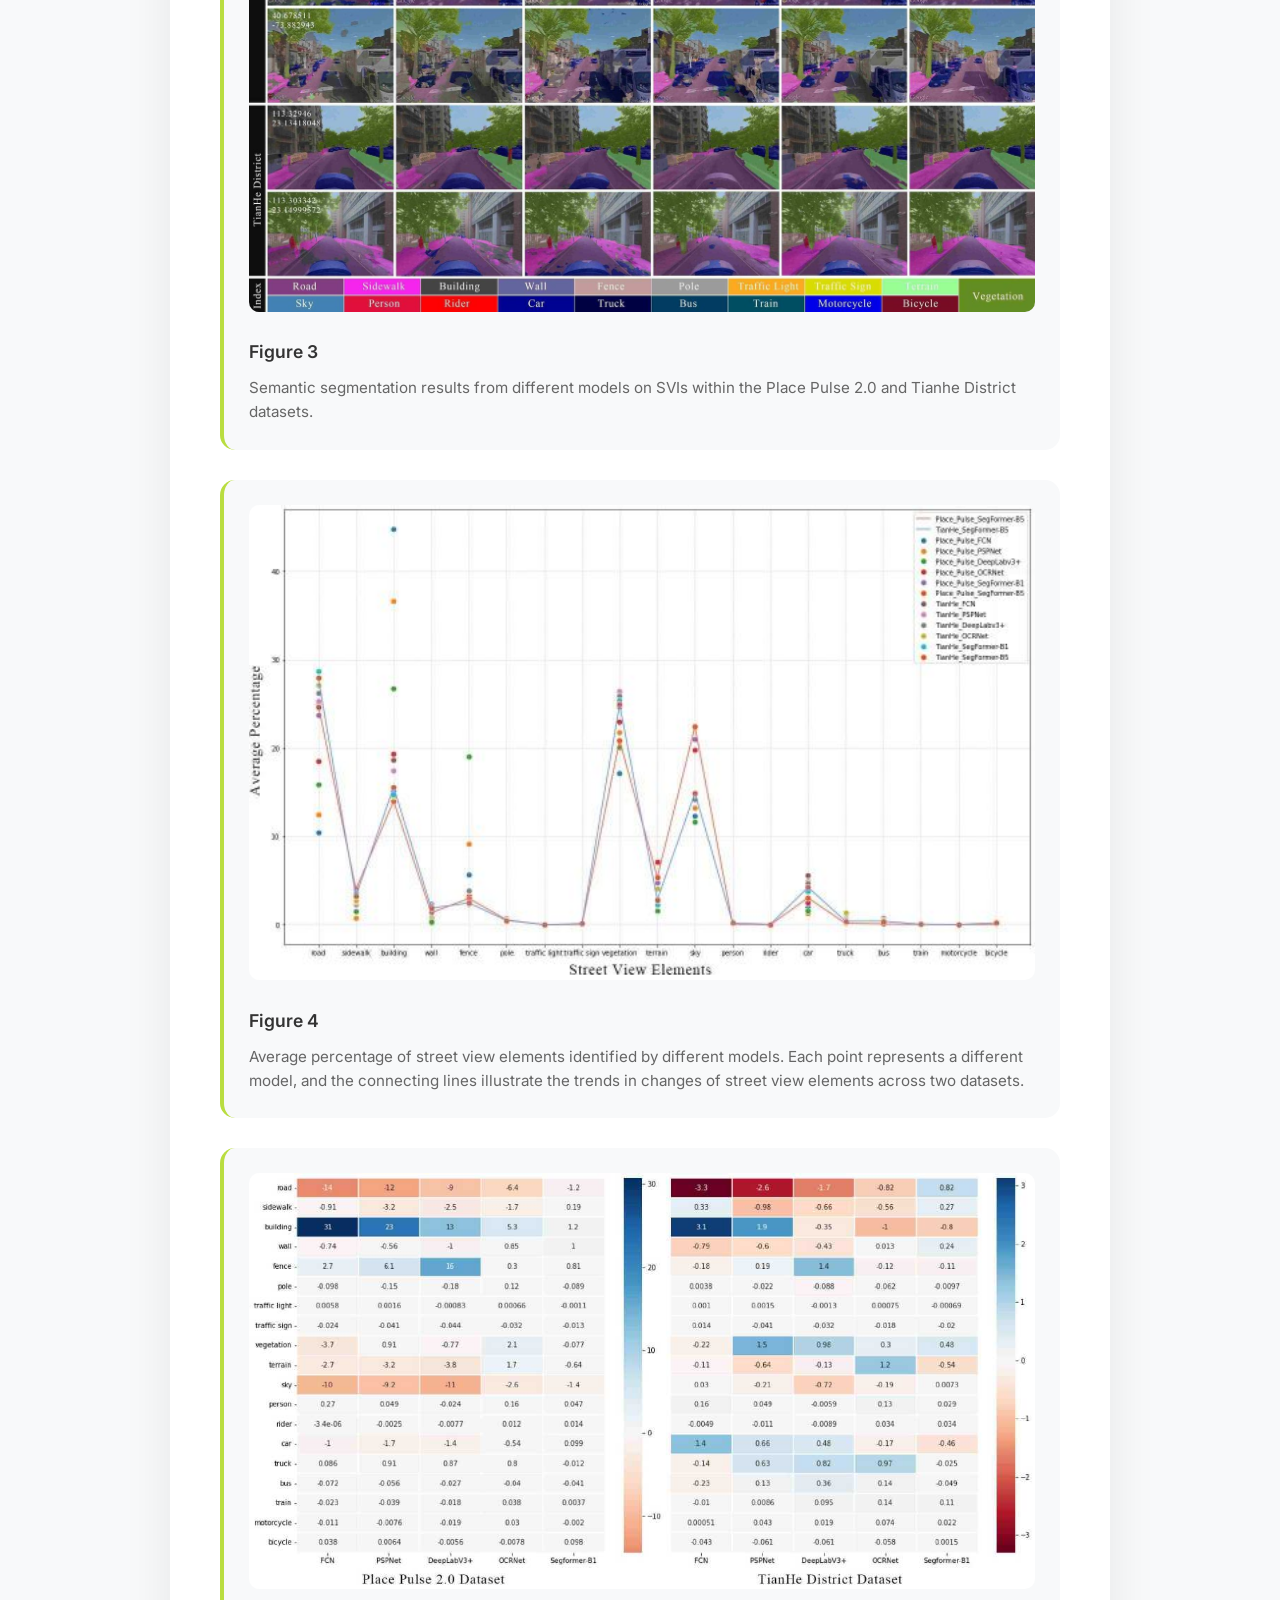
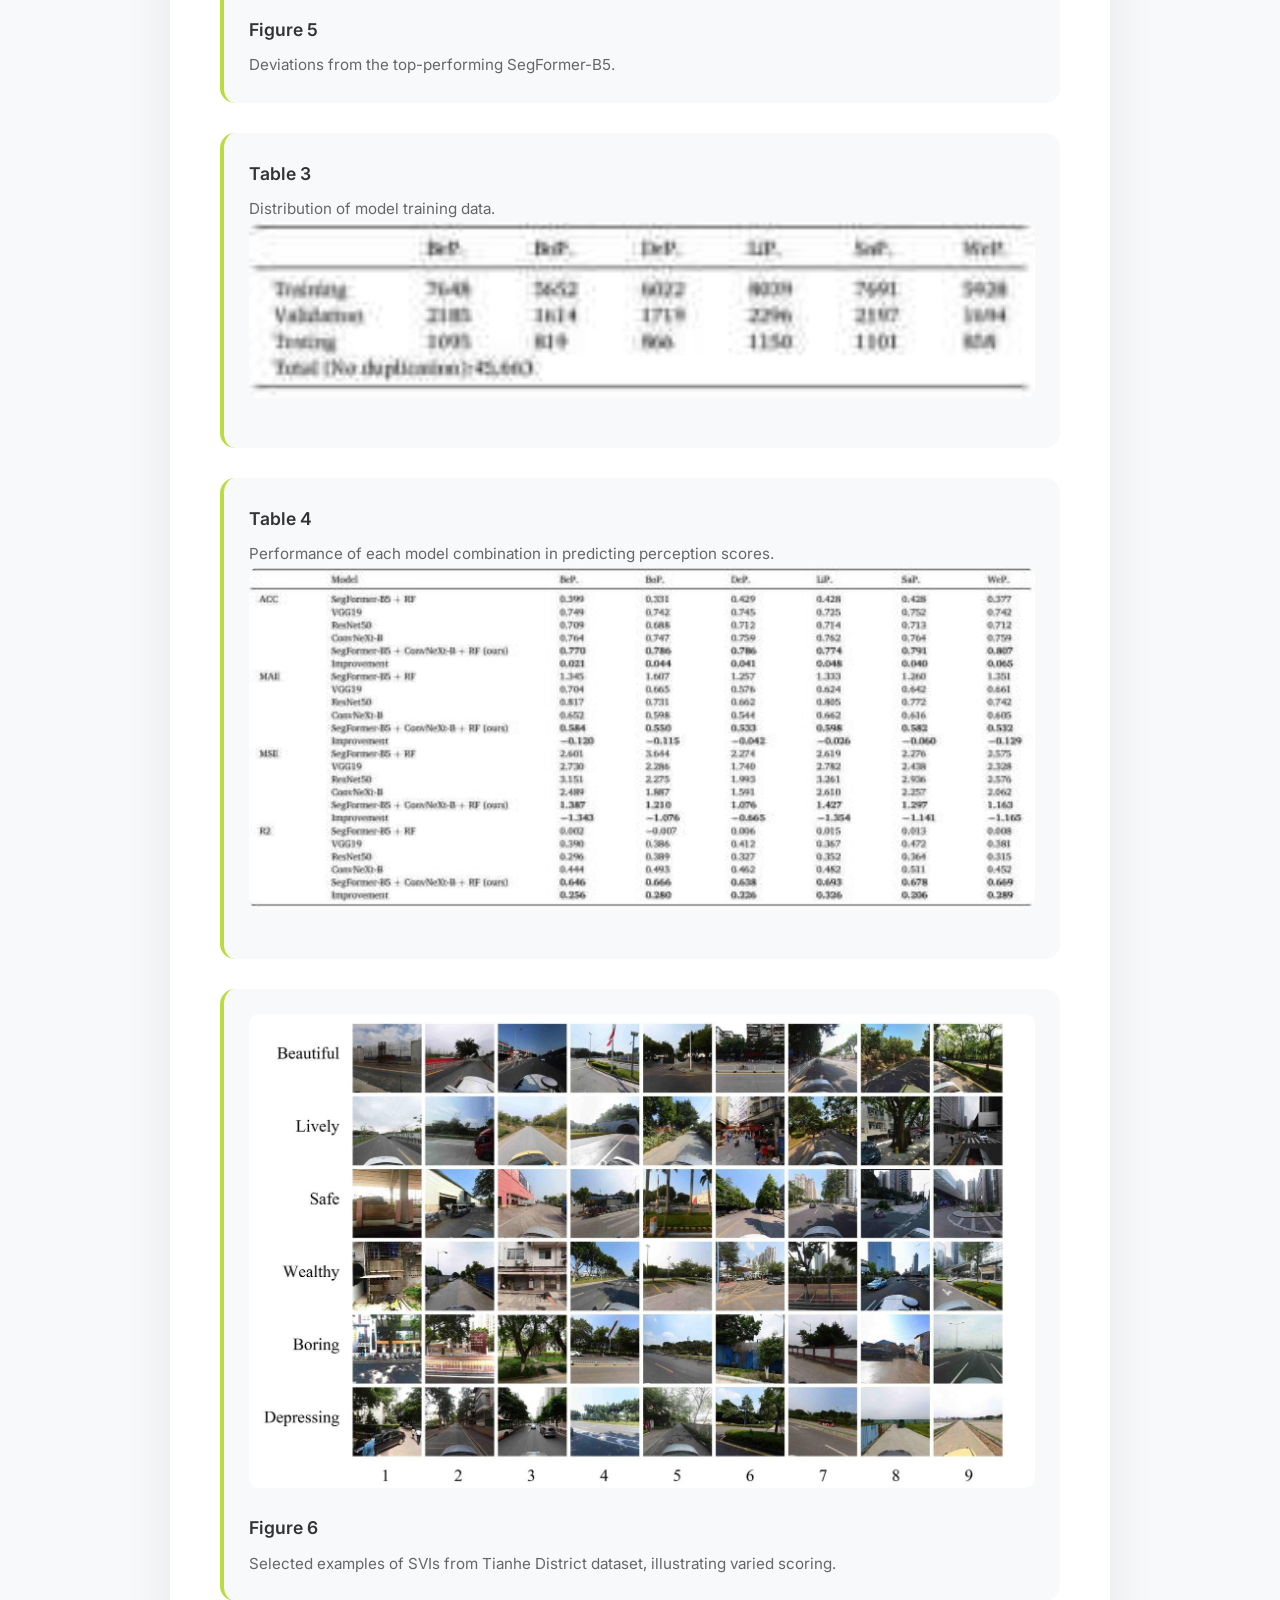
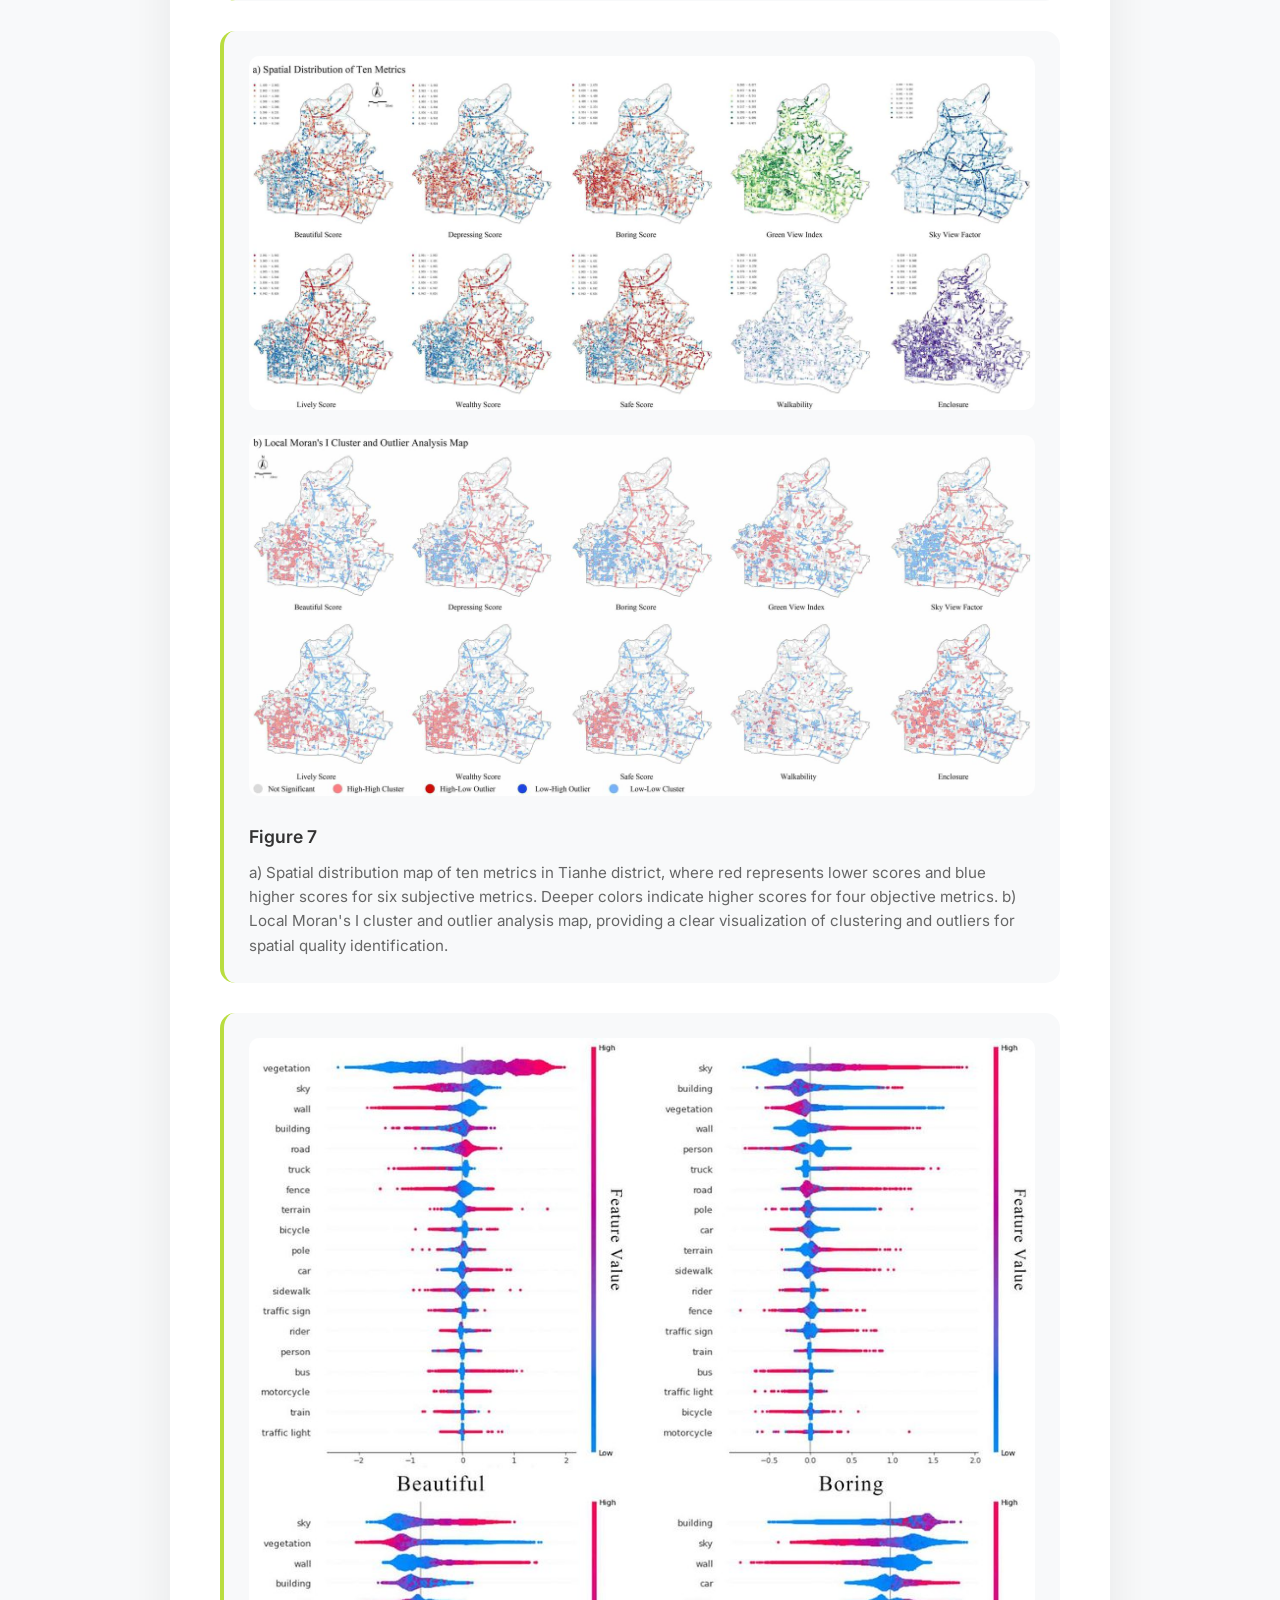
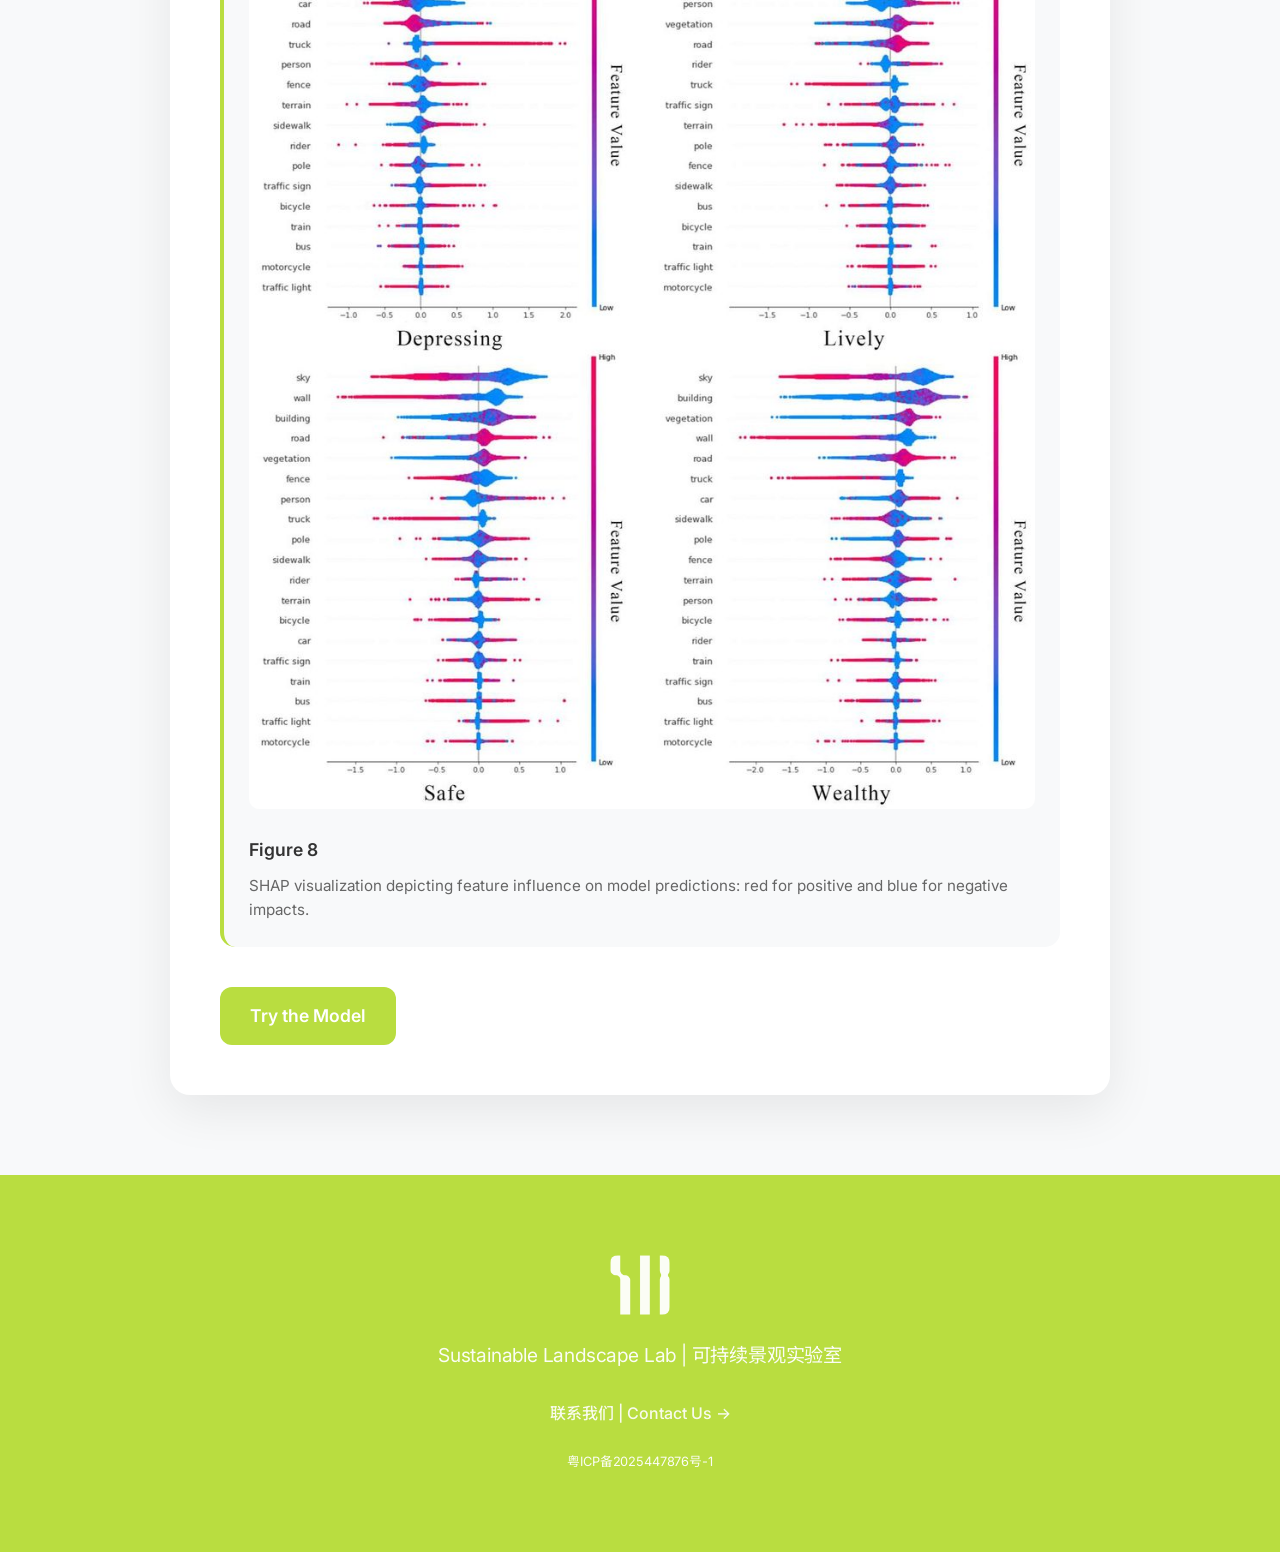
<file: projects/urban-perception/paper-detail-1.html>
<!DOCTYPE html>
<html lang="zh-CN">
<head>
    <meta charset="UTF-8">
    <meta name="viewport" content="width=device-width, initial-scale=1.0">
    <title>Paper Detail - Street View Analysis | Sustainable Landscape Lab</title>
    <link href="https://fonts.googleapis.com/css2?family=Inter:wght@300;400;500;600;700&family=Noto+Sans+SC:wght@300;400;500;600;700&display=swap" rel="stylesheet">
    <style>
        * {
            margin: 0;
            padding: 0;
            box-sizing: border-box;
        }

        .figure-image {
            width: 100%;
            height: auto;
            border-radius: 10px;
            margin-bottom: 15px;
            object-fit: cover;
        }

        body {
            font-family: 'Inter', 'Noto Sans SC', -apple-system, BlinkMacSystemFont, 'Segoe UI', sans-serif;
            background-color: #f8f9fa;
            line-height: 1.6;
            color: #333;
        }

        /* Header Styles */
        .header {
            background: white;
            box-shadow: 0 2px 15px rgba(0,0,0,0.08);
            position: sticky;
            top: 0;
            z-index: 1000;
        }

        .nav-container {
            max-width: 1400px;
            margin: 0 auto;
            display: flex;
            align-items: center;
            justify-content: space-between;
            padding: 15px 30px;
        }

        .logo {
            display: flex;
            align-items: center;
            gap: 15px;
            text-decoration: none;
            color: #333;
        }

        .logo-image {
            height: 60px;
            width: auto;
            border-radius: 6px;
            object-fit: contain;
        }

        .logo-text {
            font-size: 18px;
            font-weight: 600;
            color: #333;
            letter-spacing: -0.02em;
        }

        .back-button {
            background: rgb(185, 221, 64);
            color: white;
            padding: 10px 20px;
            border-radius: 8px;
            text-decoration: none;
            font-size: 14px;
            font-weight: 500;
            transition: all 0.3s ease;
        }

        .back-button:hover {
            background: rgb(165, 201, 44);
            transform: translateY(-2px);
        }

        /* Main Content */
        .main-content {
            max-width: 1000px;
            margin: 50px auto;
            padding: 0 30px;
        }

        .paper-hero {
            background: white;
            border-radius: 20px;
            overflow: hidden;
            box-shadow: 0 15px 50px rgba(0,0,0,0.08);
            margin-bottom: 40px;
        }

        .paper-image {
            width: 100%;
            height: 400px;
            object-fit: cover;
        }

        .paper-content {
            padding: 50px;
        }

        .paper-title {
            font-size: 2.2rem;
            color: #333;
            margin-bottom: 20px;
            font-weight: 600;
            line-height: 1.3;
            letter-spacing: -0.02em;
        }

        .paper-meta {
            margin-bottom: 30px;
        }

        .paper-authors {
            color: #666;
            font-size: 1.1rem;
            margin-bottom: 10px;
            font-weight: 500;
        }

        .paper-journal {
            color: rgb(165, 201, 44);
            font-size: 1.1rem;
            font-weight: 500;
            font-style: italic;
        }

        .paper-abstract {
            color: #555;
            font-size: 1.1rem;
            line-height: 1.8;
            margin-bottom: 30px;
        }

        .paper-keywords {
            display: flex;
            flex-wrap: wrap;
            gap: 12px;
            margin-bottom: 40px;
            padding-top: 10px;
        }

        .keyword {
            background: rgba(185, 221, 64, 0.1);
            color: rgb(165, 201, 44);
            padding: 8px 16px;
            border-radius: 20px;
            font-size: 0.9rem;
            font-weight: 500;
        }

        .try-model-button {
            background: rgb(185, 221, 64);
            color: white;
            padding: 15px 30px;
            border: none;
            border-radius: 12px;
            font-size: 1.1rem;
            font-weight: 600;
            cursor: pointer;
            transition: all 0.3s ease;
            text-decoration: none;
            display: inline-block;
        }

        .try-model-button:hover {
            background: rgb(165, 201, 44);
            transform: translateY(-3px);
            box-shadow: 0 8px 25px rgba(185, 221, 64, 0.3);
        }

        /* Mobile Responsive */
        @media (max-width: 768px) {
            .paper-content {
                padding: 30px;
            }

            .paper-title {
                font-size: 1.8rem;
            }

            .main-content {
                padding: 0 20px;
            }
        }

        /* Footer */
        .footer {
            background: rgb(185, 221, 64);
            color: white;
            text-align: center;
            padding: 80px 30px;
            margin-top: 80px;
        }

        .footer-logo {
            display: flex;
            justify-content: center;
            align-items: center;
            gap: 20px;
            margin-bottom: 25px;
        }

        .footer-logo-image {
            height: 60px;
            width: auto;
            border-radius: 8px;
            object-fit: contain;
            opacity: 0.95;
        }

        .footer-text {
            font-size: 1.2rem;
            font-weight: 400;
            opacity: 0.95;
            letter-spacing: -0.01em;
        }
        .footer-text2 {
            font-size: 0.8rem;
            font-weight: 400;
            opacity: 0.95;
            margin-top: 25px;
            letter-spacing: -0.01em;
        }
    </style>
</head>
<body>
    <!-- Header -->
    <header class="header">
        <div class="nav-container">
            <a href="index.html" class="logo">
                <img src="assets/logo.png" alt="SLA Logo" class="logo-image">
            </a>
            <a href="image-analysis.html" class="back-button">← 返回分析页面</a>
        </div>
    </header>

    <!-- Main Content -->
    <main class="main-content">
        <div class="paper-hero">
            <div class="paper-content">
                <h1 class="paper-title">An integrated deep learning approach for assessing the visual qualities of built environments utilizing street view images</h1>
                
                <div class="paper-meta">
                    <div class="paper-authors">Xukai Zhao, Yuxing Lu, and Guangsi Lin*</div>
                    <div class="paper-authors">赵旭凯 陆宇星 林广思*</div>
                    <div class="paper-journal">Engineering Applications of Artificial Intelligence (2024) (JCR Q1, IF=8.0)</div>
                </div>

                <div class="paper-abstract">
                    <p>Investigating residents' visual preferences and perception of built environments is crucial in visual landscape assessment (VLA). While traditional methods face challenges in large-scale applications, the advancement of deep learning techniques and the availability of street view images (SVIs) present new opportunities. However, existing approaches for assessing SVIs' visual qualities are of lower precision, and the link between objective visual elements and subjective perceptions of SVIs remains unclear. In this study, we propose a novel deep learning approach, “SegFormer-B5+ConvNeXt-B+RF”, which achieves an average accuracy of 78.47% in predicting six subjective perceptions (beautiful, boring, depressing, lively, safe, and wealthy) within the Place Pulse 2.0 dataset. This provides an effective tool for assessing citizens' visual perceptions of urban environments. Subsequently, to demonstrate its practical application, we conducted a case study using 36,620 SVIs from the Tianhe District of Guangzhou. Perception maps were constructed based on four objective metrics and six subjective metrics. Results showed a correlation between the spatial distribution of objective visual elements and subjective perceptions, with city centers generally perceived more positively than suburbs. Our application of SHapley Additive exPlanation (SHAP) and Class Activation Map (CAM) visualizations yielded interpretable insights consistent with eye-tracking studies, highlighting human focus on artificial objects, attractive and unattractive elements, and heterogeneous landscapes. It's noteworthy that urban planners and decision-makers in other cities can apply our approach to generate perception maps that identify low-quality areas. SHAP and CAM visualizations further assist in understanding which aspects draw human attention in these areas. This knowledge is crucial for urban designers to implement targeted renewal strategies, ultimately contributing to the creation of sustainable and living-friendly cities.<p>
                
                <div class="paper-keywords">
                    <span class="keyword">Visual landscape assessment</span>
                    <span class="keyword">Landscape perception</span>
                    <span class="keyword">Deep learning</span>
                    <span class="keyword">Built environment</span>
                    <span class="keyword">Street view images</span>
                </div>

                <!-- Main Figures and Tables Section -->
                <div class="figures-section" style="margin: 40px 0;">
                    <h3 style="font-size: 1.5rem; color: #333; margin-bottom: 30px; font-weight: 600;">主要图表 | Main Figures and Tables</h3>
                    
                    <div class="figures-grid" style="display: grid; gap: 30px;">
                        
                        <div class="figure-item" style="background: #f8f9fa; border-radius: 15px; padding: 25px; border-left: 4px solid rgb(185, 221, 64);">
                            <img src="assets/paper1/1.jpg" class="figure-image">  <h4 style="color: #333; font-size: 1.1rem; font-weight: 600; margin-bottom: 8px;">Figure 1</h4>
                            <p style="color: #666; font-size: 0.95rem; line-height: 1.6;">a) Illustration of the training process for our approach using the Place Pulse 2.0 dataset. b) Application of our approach on the Tianhe District dataset, showcasing its practical utility.</p>
                        </div>

                        <div class="figure-item" style="background: #f8f9fa; border-radius: 15px; padding: 25px; border-left: 4px solid rgb(185, 221, 64);">
                            <img src="assets/paper1/2.jpg" class="figure-image"> <h4 style="color: #333; font-size: 1.1rem; font-weight: 600; margin-bottom: 8px;">Figure 2</h4>
                            <p style="color: #666; font-size: 0.95rem; line-height: 1.6;">Case study area. (a) The Greater Bay Area with emphasized locations of Guangzhou. (b) Tianhe District in Guangzhou, showcasing its road network. (c) A detailed segment of Tianhe District, highlighting points along the roads.</p>
                        </div>

                        <div class="figure-item" style="background: #f8f9fa; border-radius: 15px; padding: 25px; border-left: 4px solid rgb(185, 221, 64);">
                            <img src="assets/paper1/3.jpg" class="figure-image"> <h4 style="color: #333; font-size: 1.1rem; font-weight: 600; margin-bottom: 8px;">Figure 3</h4>
                            <p style="color: #666; font-size: 0.95rem; line-height: 1.6;">Semantic segmentation results from different models on SVIs within the Place Pulse 2.0 and Tianhe District datasets.</p>
                        </div>
                        
                        <div class="figure-item" style="background: #f8f9fa; border-radius: 15px; padding: 25px; border-left: 4px solid rgb(185, 221, 64);">
                            <img src="assets/paper1/4.jpg" class="figure-image">  <h4 style="color: #333; font-size: 1.1rem; font-weight: 600; margin-bottom: 8px;">Figure 4</h4>
                            <p style="color: #666; font-size: 0.95rem; line-height: 1.6;">Average percentage of street view elements identified by different models. Each point represents a different model, and the connecting lines illustrate the trends in changes of street view elements across two datasets.</p>
                        </div>

                        <div class="figure-item" style="background: #f8f9fa; border-radius: 15px; padding: 25px; border-left: 4px solid rgb(185, 221, 64);">
                            <img src="assets/paper1/5.jpg" class="figure-image"> <h4 style="color: #333; font-size: 1.1rem; font-weight: 600; margin-bottom: 8px;">Figure 5</h4>
                            <p style="color: #666; font-size: 0.95rem; line-height: 1.6;">Deviations from the top-performing SegFormer-B5.</p>
                        </div>

                        <div class="figure-item" style="background: #f8f9fa; border-radius: 15px; padding: 25px; border-left: 4px solid rgb(185, 221, 64);">
                            <h4 style="color: #333; font-size: 1.1rem; font-weight: 600; margin-bottom: 8px;">Table 3</h4>
                            <p style="color: #666; font-size: 0.95rem; line-height: 1.6;">Distribution of model training data.</p>
                            <img src="assets/paper1/T3.jpg" class="figure-image"> 
                        </div>

                        <div class="figure-item" style="background: #f8f9fa; border-radius: 15px; padding: 25px; border-left: 4px solid rgb(185, 221, 64);">
                            <h4 style="color: #333; font-size: 1.1rem; font-weight: 600; margin-bottom: 8px;">Table 4</h4>
                            <p style="color: #666; font-size: 0.95rem; line-height: 1.6;">Performance of each model combination in predicting perception scores.</p>
                            <img src="assets/paper1/T4.jpg" class="figure-image">  
                        </div>

                        <div class="figure-item" style="background: #f8f9fa; border-radius: 15px; padding: 25px; border-left: 4px solid rgb(185, 221, 64);">
                            <img src="assets/paper1/6.jpg" class="figure-image"> <h4 style="color: #333; font-size: 1.1rem; font-weight: 600; margin-bottom: 8px;">Figure 6</h4>
                            <p style="color: #666; font-size: 0.95rem; line-height: 1.6;">Selected examples of SVIs from Tianhe District dataset, illustrating varied scoring.</p>
                        </div>
                        
                        <div class="figure-item" style="background: #f8f9fa; border-radius: 15px; padding: 25px; border-left: 4px solid rgb(185, 221, 64);">
                            <img src="assets/paper1/7.jpg" class="figure-image">  
                            <img src="assets/paper1/7-2.jpg" class="figure-image"> <h4 style="color: #333; font-size: 1.1rem; font-weight: 600; margin-bottom: 8px;">Figure 7</h4>
                            <p style="color: #666; font-size: 0.95rem; line-height: 1.6;">a) Spatial distribution map of ten metrics in Tianhe district, where red represents lower scores and blue higher scores for six subjective metrics. Deeper colors indicate higher scores for four objective metrics. b) Local Moran's I cluster and outlier analysis map, providing a clear visualization of clustering and outliers for spatial quality identification.</p>
                        </div>

                        <div class="figure-item" style="background: #f8f9fa; border-radius: 15px; padding: 25px; border-left: 4px solid rgb(185, 221, 64);">
                            <img src="assets/paper1/8.jpg" class="figure-image"> <h4 style="color: #333; font-size: 1.1rem; font-weight: 600; margin-bottom: 8px;">Figure 8</h4>
                            <p style="color: #666; font-size: 0.95rem; line-height: 1.6;">SHAP visualization depicting feature influence on model predictions: red for positive and blue for negative impacts.</p>
                        </div>

                        

                        </div>

                        </div>
                </div>
                 
    
                <a href="image-analysis.html#trySection" class="try-model-button">Try the Model</a>
            </div>
        </div>
    </main>

    <!-- Footer -->
    <footer class="footer">
        <div class="footer-logo">
            <img src="assets/logo-White.png" alt="SLA Logo" class="footer-logo-image">
        </div>
        <div class="footer-text">
            Sustainable Landscape Lab | 可持续景观实验室
        </div>
        
        <div style="margin-top: 30px;">
            <a href="https://sla-lab.com/contact/" target="_blank" style="color: white; text-decoration: none; font-size: 1rem; font-weight: 500; opacity: 0.9; transition: opacity 0.3s ease;" onmouseover="this.style.opacity='1'" onmouseout="this.style.opacity='0.9'">
                联系我们 | Contact Us →
            </a>
        </div>
        <div class="footer-text2">
            粤ICP备2025447876号-1
        </div>
    </footer>
</body>
</html>
</file>
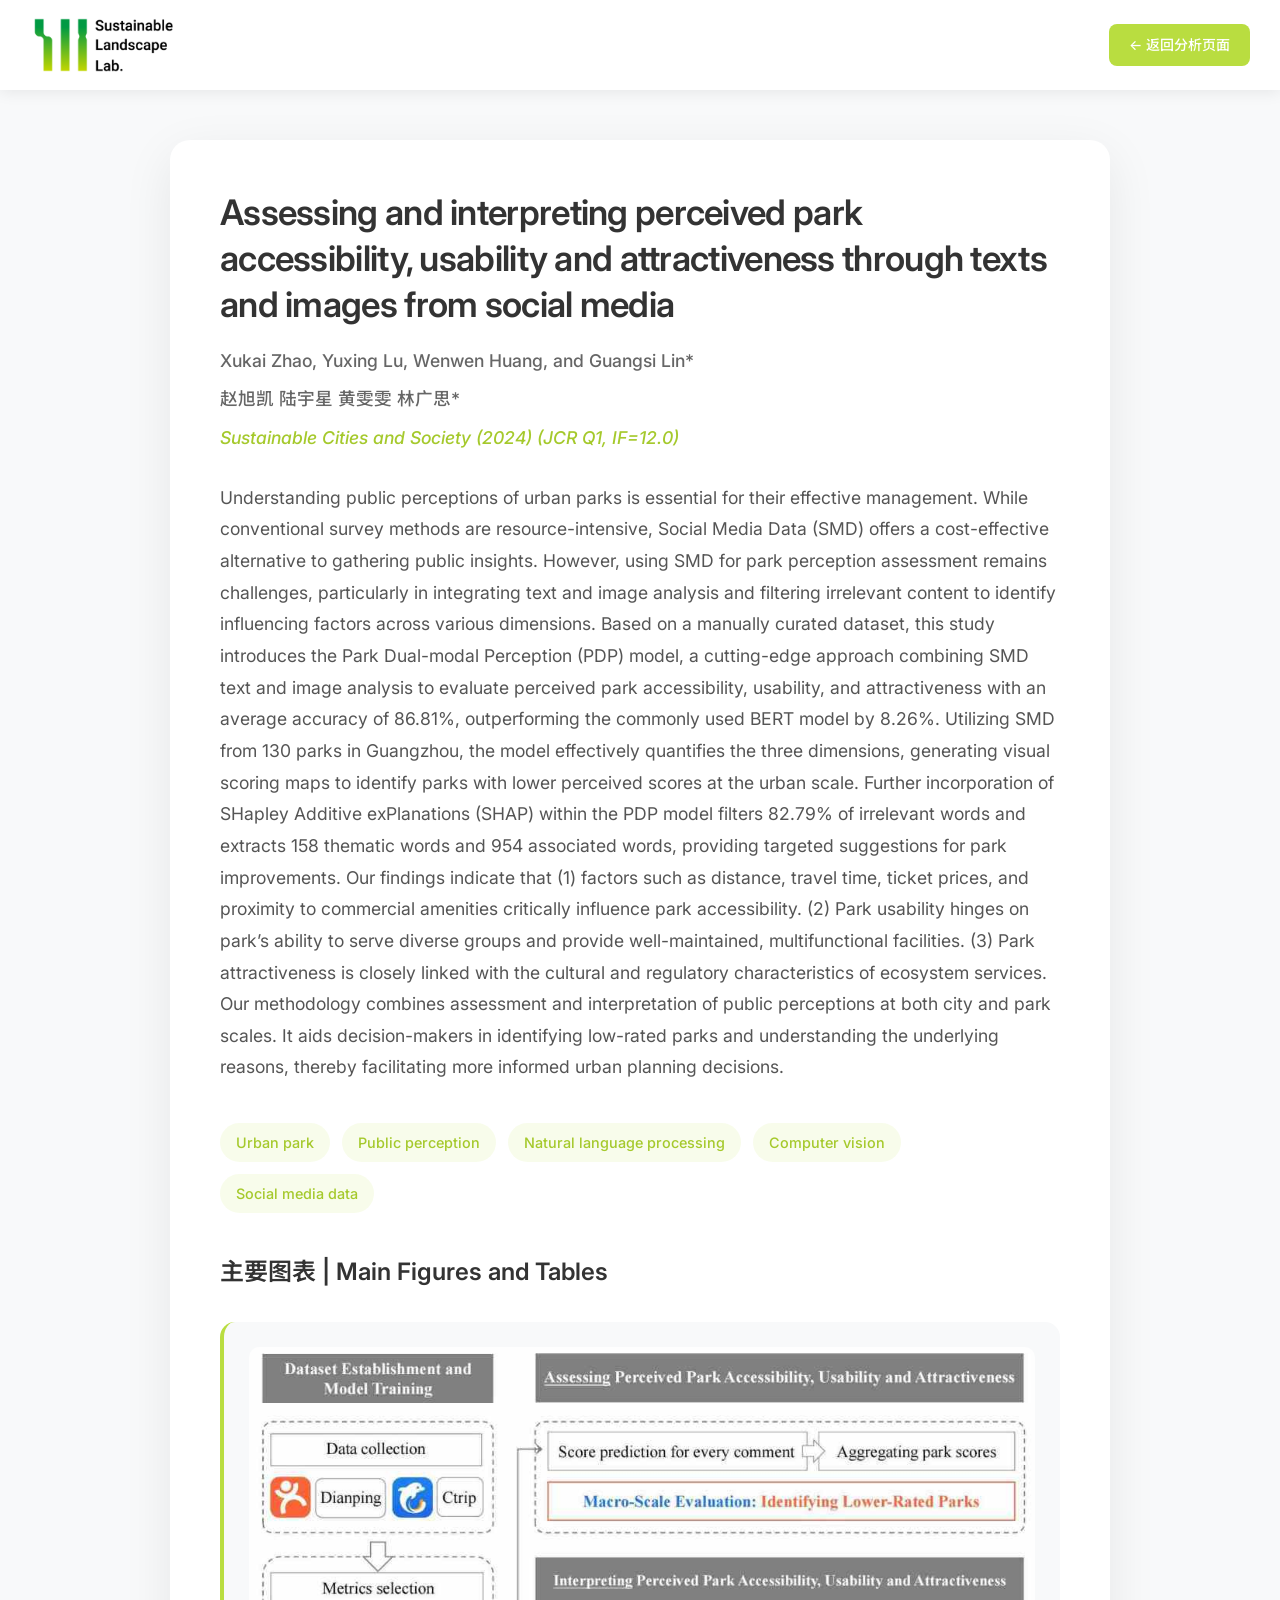
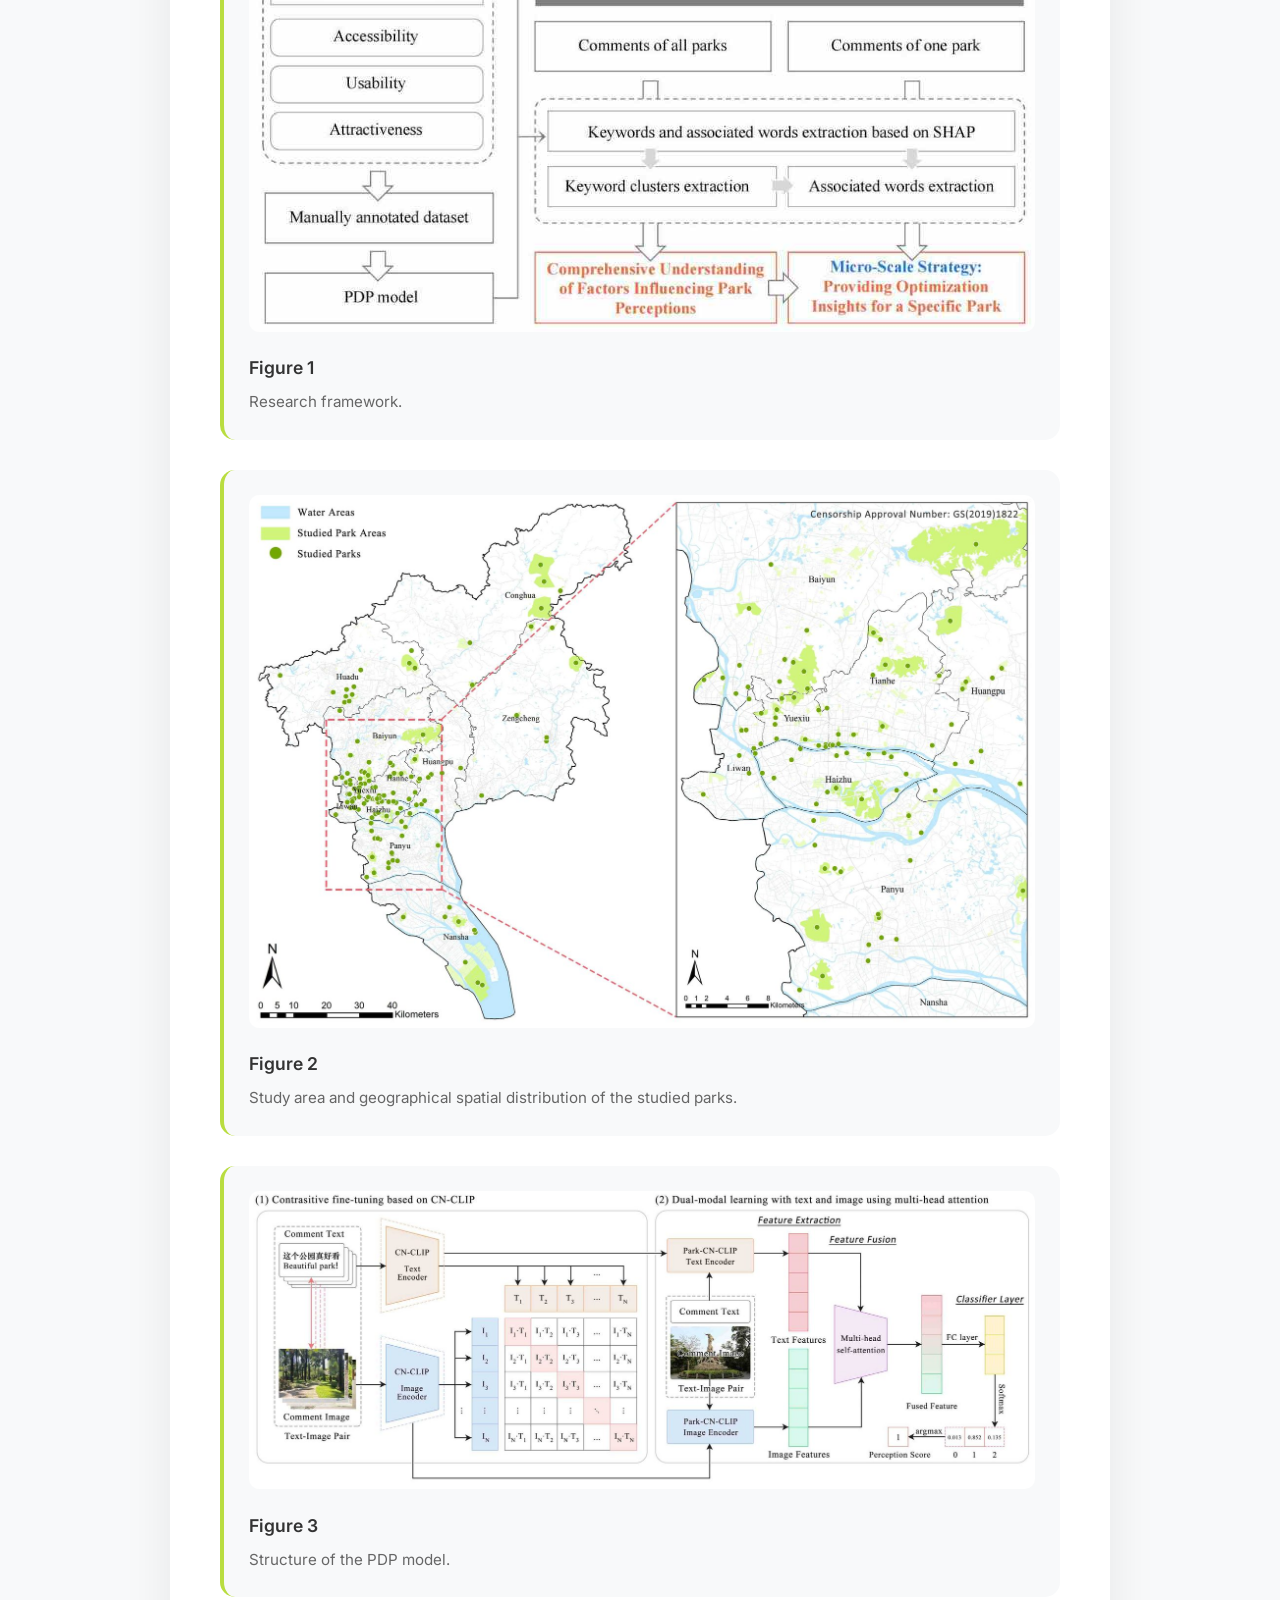
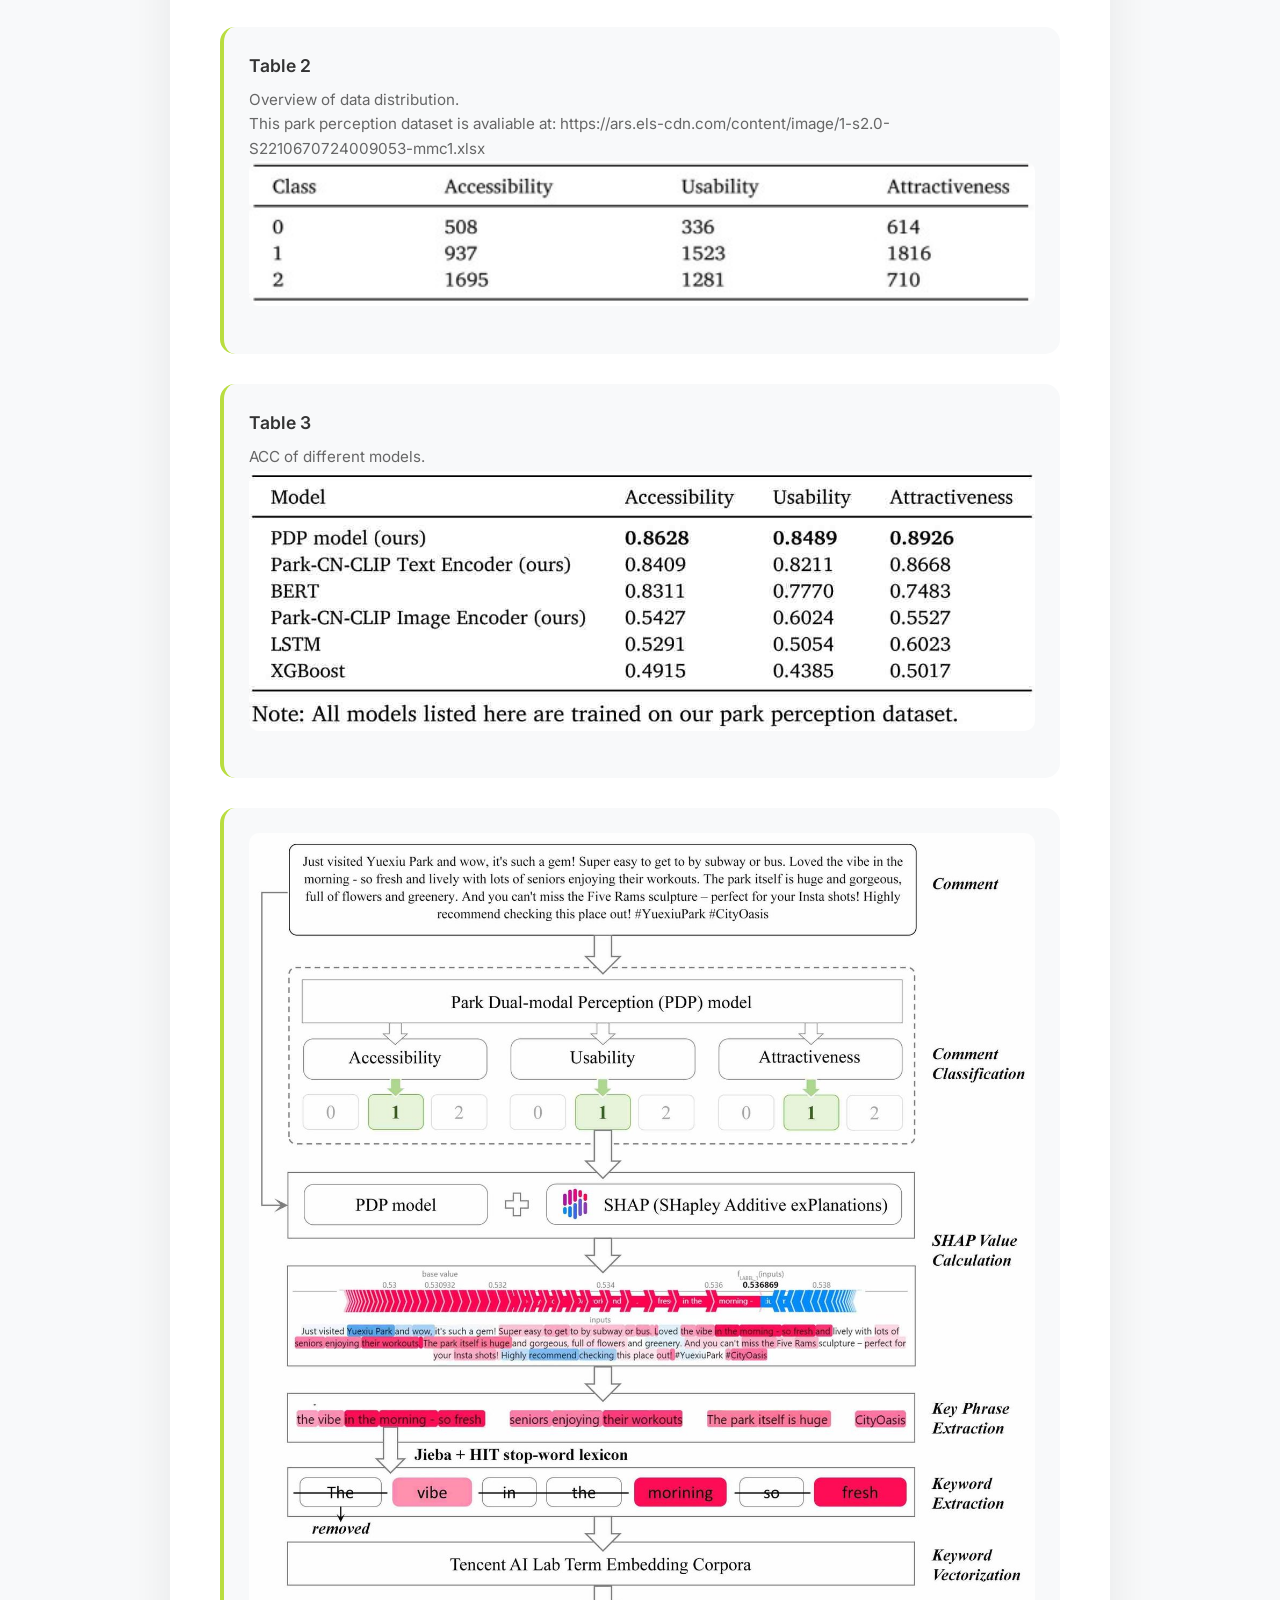
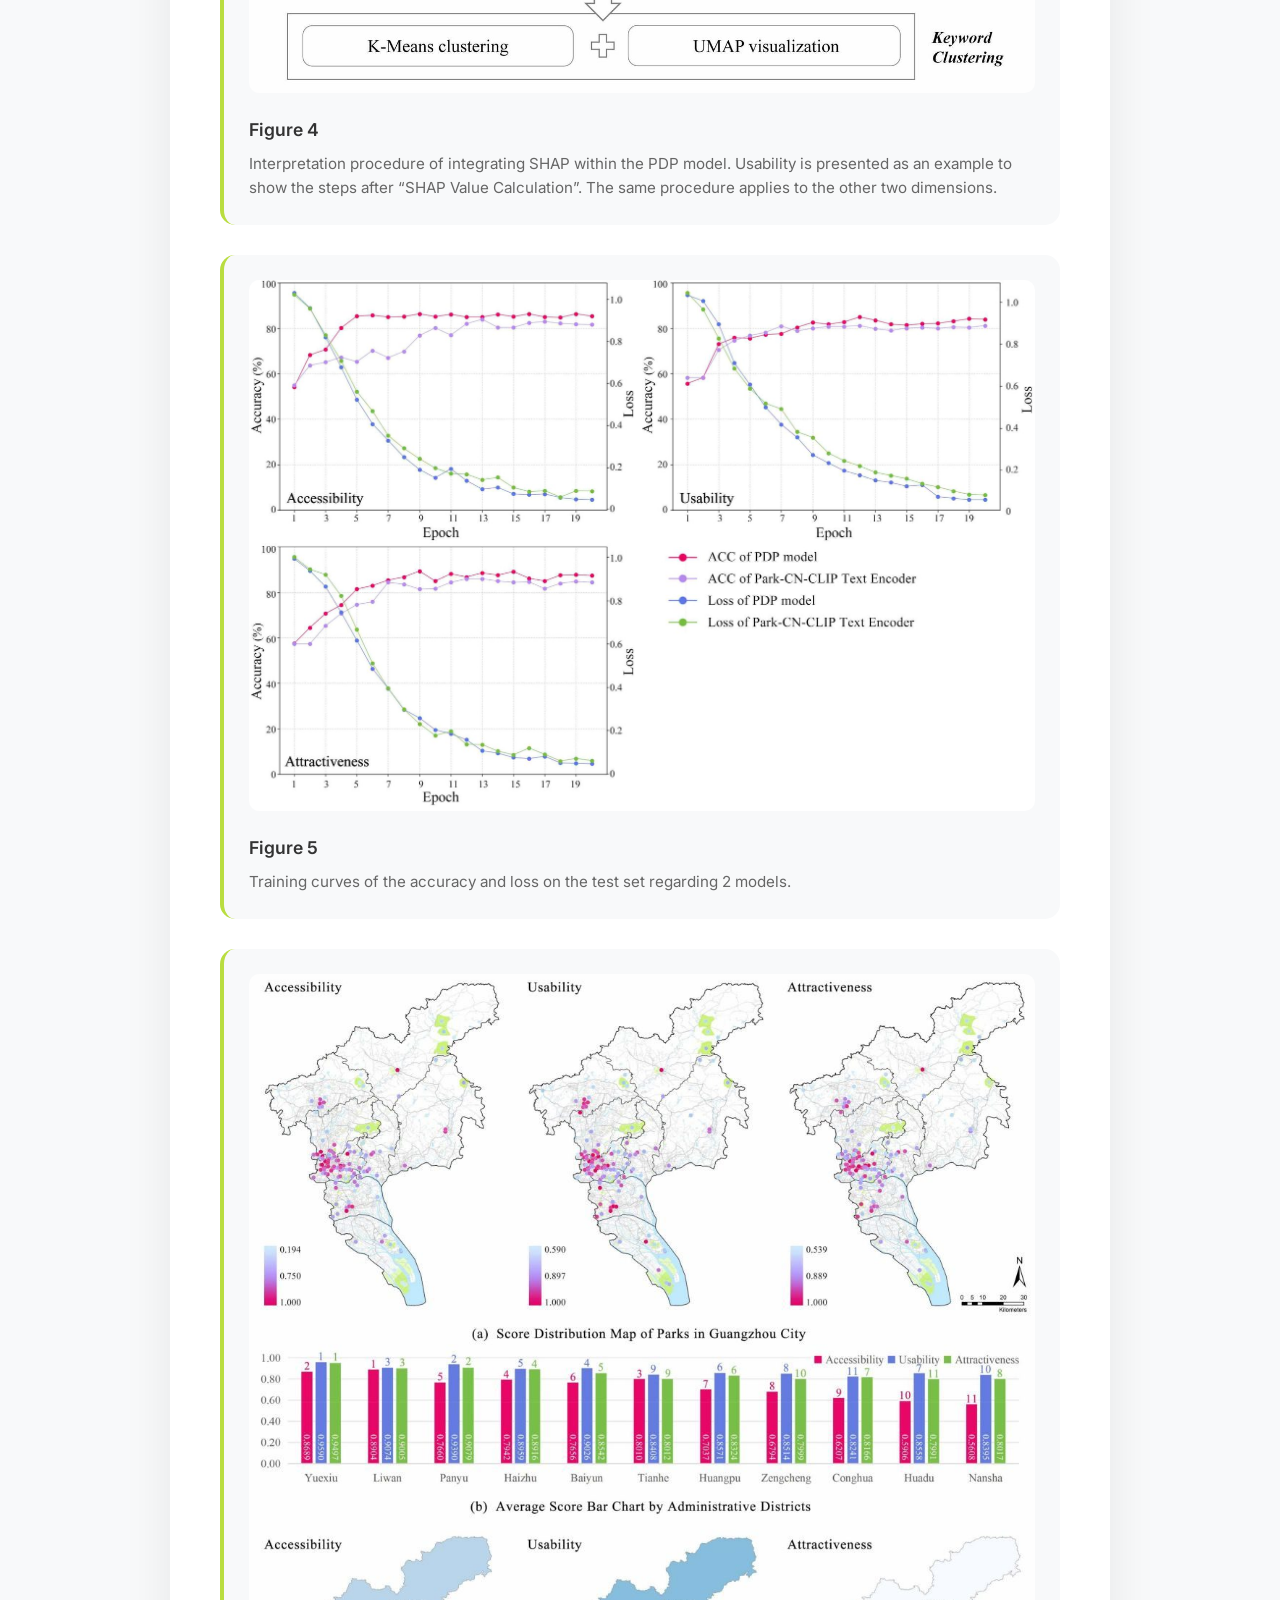
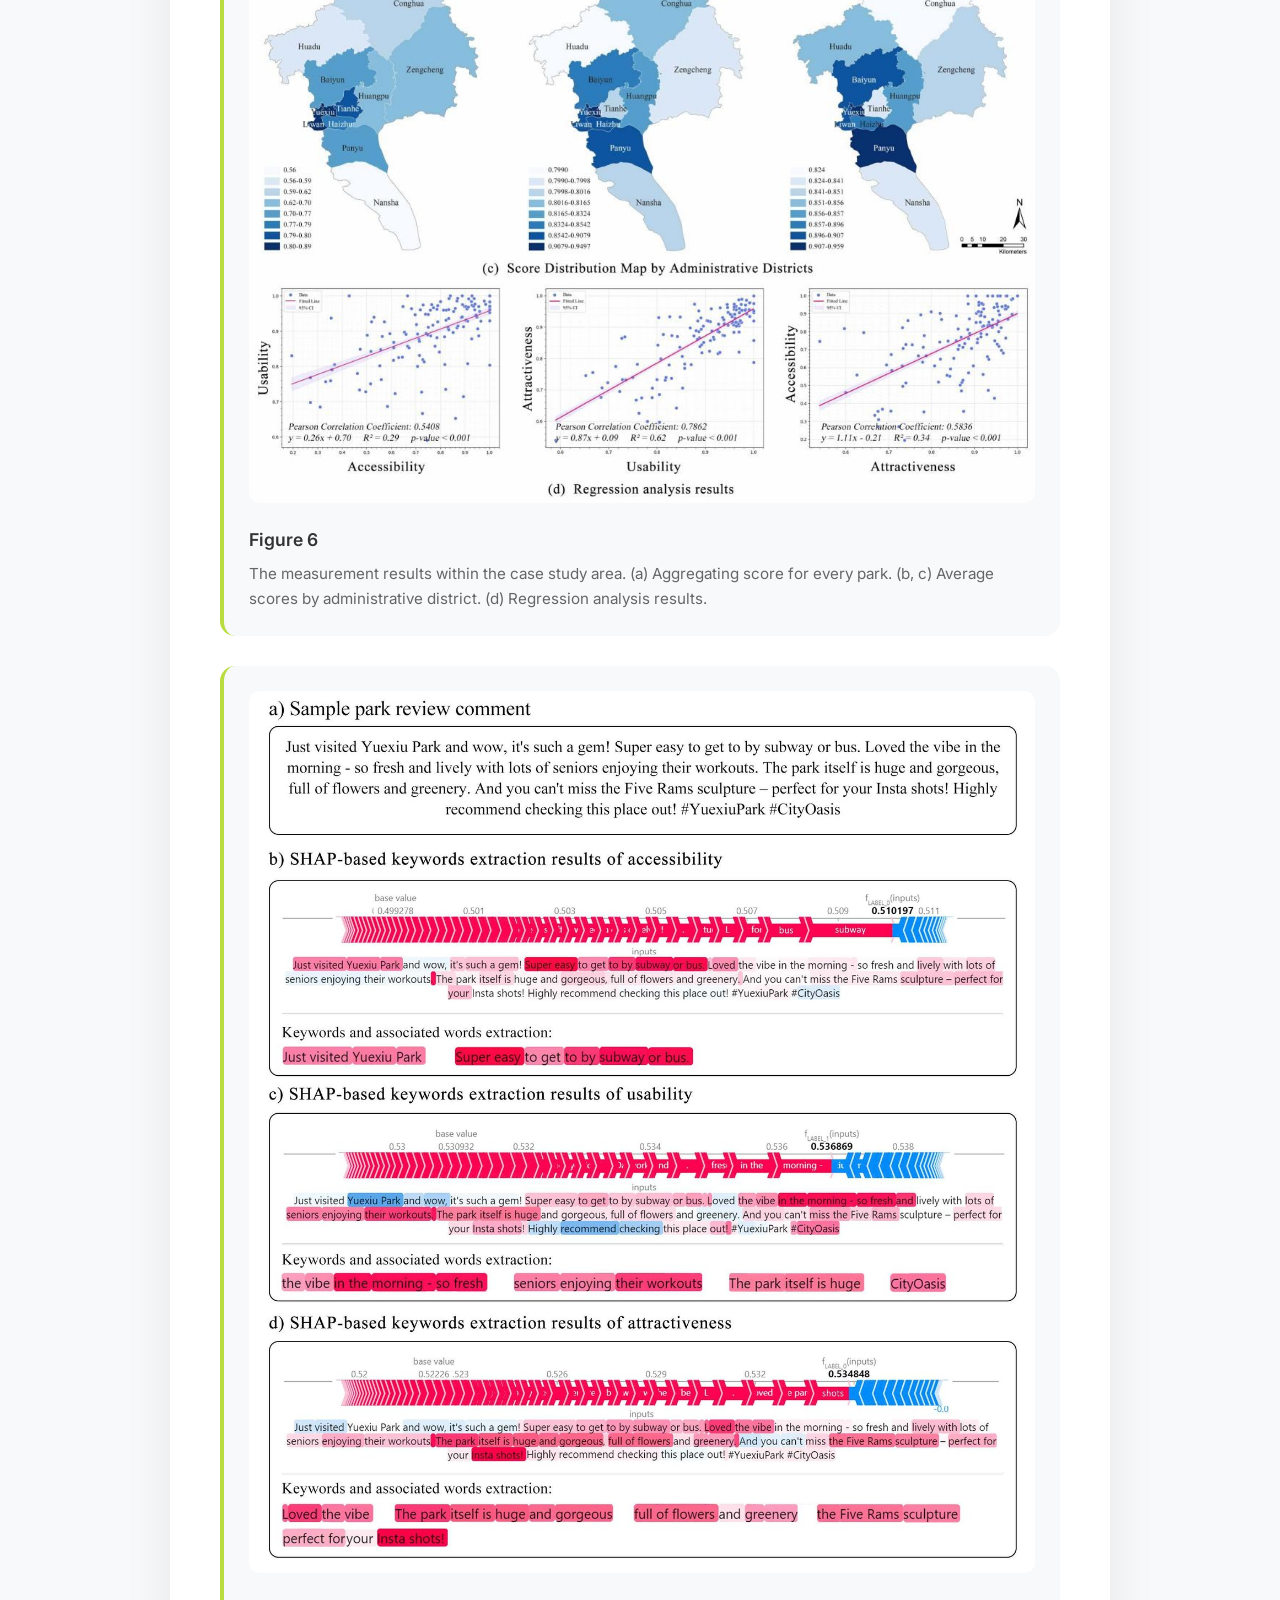
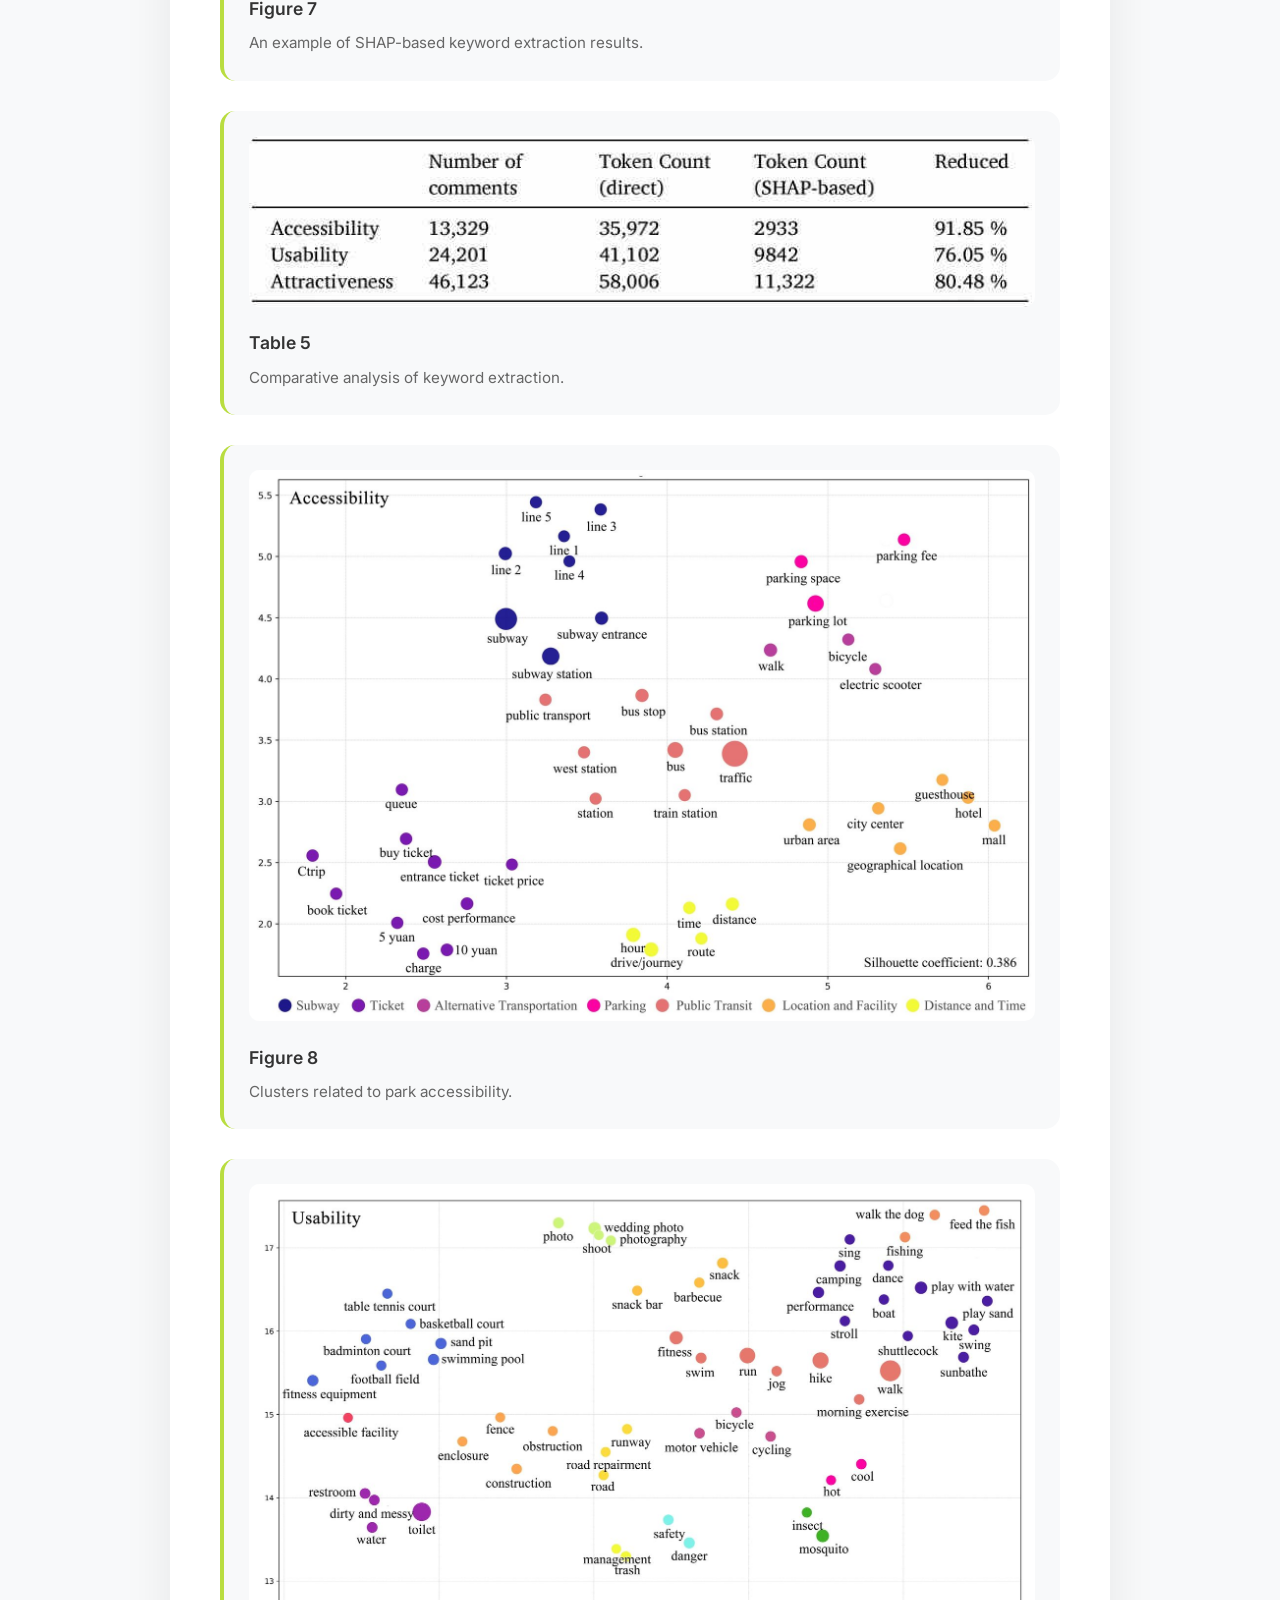
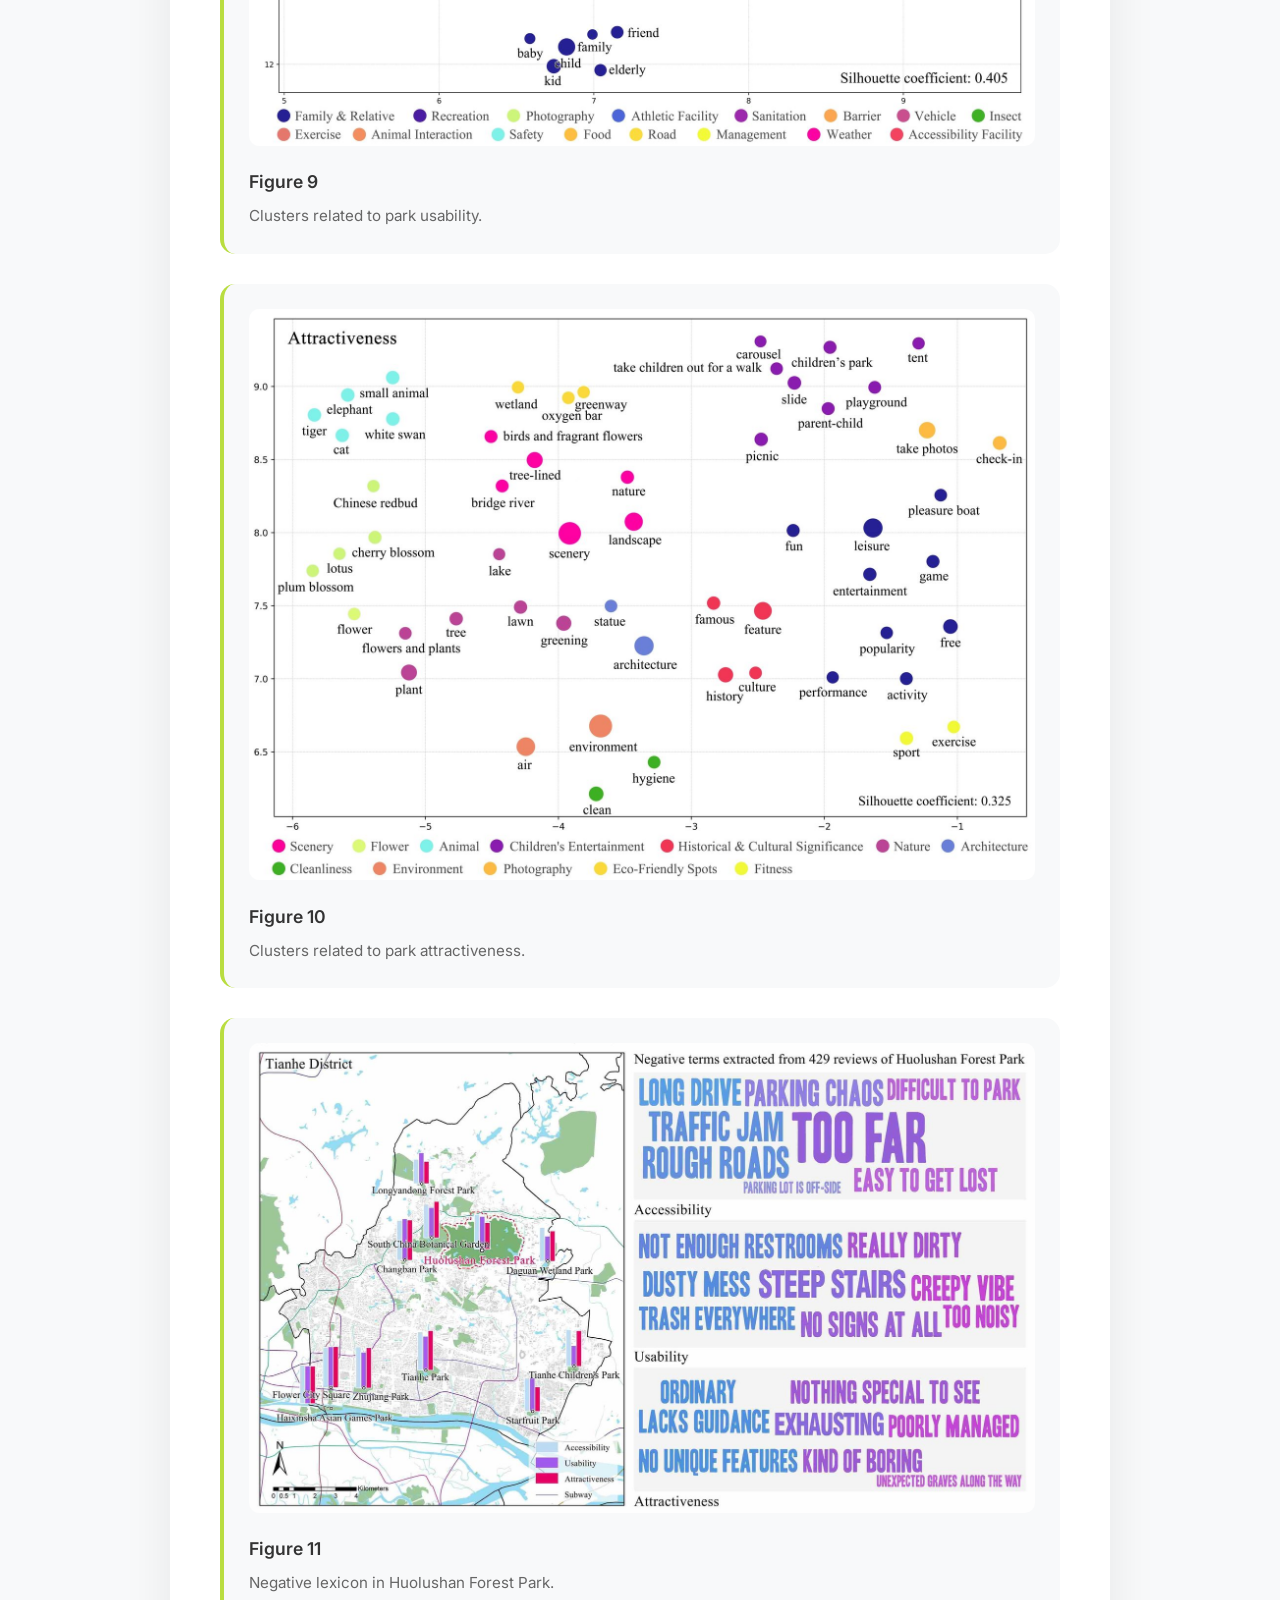
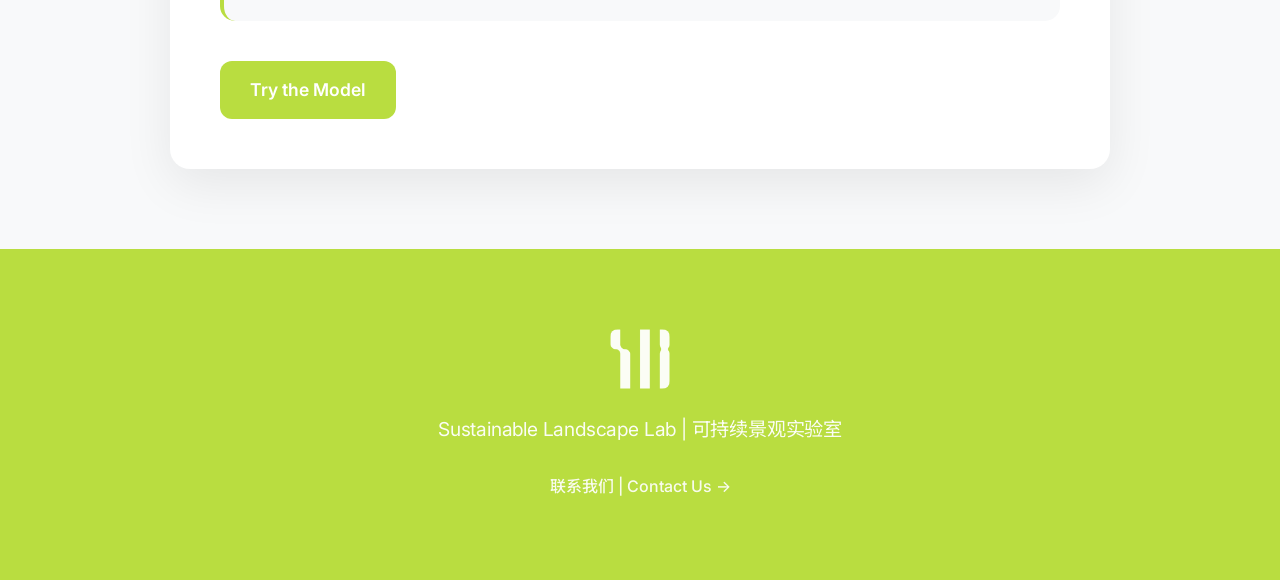
<file: projects/urban-perception/paper-detail-2.html>
<!DOCTYPE html>
<html lang="zh-CN">
<head>
    <meta charset="UTF-8">
    <meta name="viewport" content="width=device-width, initial-scale=1.0">
    <title>Paper Detail - Social Media Analysis 1 | Sustainable Landscape Lab</title>
    <link href="https://fonts.googleapis.com/css2?family=Inter:wght@300;400;500;600;700&family=Noto+Sans+SC:wght@300;400;500;600;700&display=swap" rel="stylesheet">
    <style>
        * {
            margin: 0;
            padding: 0;
            box-sizing: border-box;
        }

        .figure-image {
            width: 100%;
            height: auto;
            border-radius: 10px;
            margin-bottom: 15px;
            object-fit: cover;
        }

        body {
            font-family: 'Inter', 'Noto Sans SC', -apple-system, BlinkMacSystemFont, 'Segoe UI', sans-serif;
            background-color: #f8f9fa;
            line-height: 1.6;
            color: #333;
        }

        /* Header Styles */
        .header {
            background: white;
            box-shadow: 0 2px 15px rgba(0,0,0,0.08);
            position: sticky;
            top: 0;
            z-index: 1000;
        }

        .nav-container {
            max-width: 1400px;
            margin: 0 auto;
            display: flex;
            align-items: center;
            justify-content: space-between;
            padding: 15px 30px;
        }

        .logo {
            display: flex;
            align-items: center;
            gap: 15px;
            text-decoration: none;
            color: #333;
        }

        .logo-image {
            height: 60px;
            width: auto;
            border-radius: 6px;
            object-fit: contain;
        }

        .logo-text {
            font-size: 18px;
            font-weight: 600;
            color: #333;
            letter-spacing: -0.02em;
        }

        .back-button {
            background: rgb(185, 221, 64);
            color: white;
            padding: 10px 20px;
            border-radius: 8px;
            text-decoration: none;
            font-size: 14px;
            font-weight: 500;
            transition: all 0.3s ease;
        }

        .back-button:hover {
            background: rgb(165, 201, 44);
            transform: translateY(-2px);
        }

        /* Main Content */
        .main-content {
            max-width: 1000px;
            margin: 50px auto;
            padding: 0 30px;
        }

        .paper-hero {
            background: white;
            border-radius: 20px;
            overflow: hidden;
            box-shadow: 0 15px 50px rgba(0,0,0,0.08);
            margin-bottom: 40px;
        }

        .paper-image {
            width: 100%;
            height: 400px;
            object-fit: cover;
        }

        .paper-content {
            padding: 50px;
        }

        .paper-title {
            font-size: 2.2rem;
            color: #333;
            margin-bottom: 20px;
            font-weight: 600;
            line-height: 1.3;
            letter-spacing: -0.02em;
        }

        .paper-meta {
            margin-bottom: 30px;
        }

        .paper-authors {
            color: #666;
            font-size: 1.1rem;
            margin-bottom: 10px;
            font-weight: 500;
        }

        .paper-journal {
            color: rgb(165, 201, 44);
            font-size: 1.1rem;
            font-weight: 500;
            font-style: italic;
        }

        .paper-abstract {
            color: #555;
            font-size: 1.1rem;
            line-height: 1.8;
            margin-bottom: 30px;
        }

        .paper-keywords {
            display: flex;
            flex-wrap: wrap;
            gap: 12px;
            margin-bottom: 40px;
            padding-top: 10px;
        }

        .keyword {
            background: rgba(185, 221, 64, 0.1);
            color: rgb(165, 201, 44);
            padding: 8px 16px;
            border-radius: 20px;
            font-size: 0.9rem;
            font-weight: 500;
        }

        .try-model-button {
            background: rgb(185, 221, 64);
            color: white;
            padding: 15px 30px;
            border: none;
            border-radius: 12px;
            font-size: 1.1rem;
            font-weight: 600;
            cursor: pointer;
            transition: all 0.3s ease;
            text-decoration: none;
            display: inline-block;
        }

        .try-model-button:hover {
            background: rgb(165, 201, 44);
            transform: translateY(-3px);
            box-shadow: 0 8px 25px rgba(185, 221, 64, 0.3);
        }

        /* Mobile Responsive */
        @media (max-width: 768px) {
            .paper-content {
                padding: 30px;
            }

            .paper-title {
                font-size: 1.8rem;
            }

            .main-content {
                padding: 0 20px;
            }
        }

        /* Footer */
        .footer {
            background: rgb(185, 221, 64);
            color: white;
            text-align: center;
            padding: 80px 30px;
            margin-top: 80px;
        }

        .footer-logo {
            display: flex;
            justify-content: center;
            align-items: center;
            gap: 20px;
            margin-bottom: 25px;
        }

        .footer-logo-image {
            height: 60px;
            width: auto;
            border-radius: 8px;
            object-fit: contain;
            opacity: 0.95;
        }

        .footer-text {
            font-size: 1.2rem;
            font-weight: 400;
            opacity: 0.95;
            letter-spacing: -0.01em;
        }
    </style>
</head>
<body>
    <!-- Header -->
    <header class="header">
        <div class="nav-container">
            <a href="index.html" class="logo">
                <img src="assets/logo.png" alt="SLA Logo" class="logo-image">
            </a>
            <a href="text-analysis.html" class="back-button">← 返回分析页面</a>
        </div>
    </header>

    <!-- Main Content -->
    <main class="main-content">
        <div class="paper-hero">
            <div class="paper-content">
                <h1 class="paper-title">Assessing and interpreting perceived park accessibility, usability and attractiveness through texts and images from social media</h1>
                
                <div class="paper-meta">
                    <div class="paper-authors">Xukai Zhao, Yuxing Lu, Wenwen Huang, and Guangsi Lin*</div>
                    <div class="paper-authors">赵旭凯 陆宇星 黄雯雯 林广思*</div>
                    <div class="paper-journal">Sustainable Cities and Society (2024) (JCR Q1, IF=12.0)</div>
                </div>

                <div class="paper-abstract">
                    <p>Understanding public perceptions of urban parks is essential for their effective management. While conventional survey methods are resource-intensive, Social Media Data (SMD) offers a cost-effective alternative to gathering public insights. However, using SMD for park perception assessment remains challenges, particularly in integrating text and image analysis and filtering irrelevant content to identify influencing factors across various dimensions. Based on a manually curated dataset, this study introduces the Park Dual-modal Perception (PDP) model, a cutting-edge approach combining SMD text and image analysis to evaluate perceived park accessibility, usability, and attractiveness with an average accuracy of 86.81%, outperforming the commonly used BERT model by 8.26%. Utilizing SMD from 130 parks in Guangzhou, the model effectively quantifies the three dimensions, generating visual scoring maps to identify parks with lower perceived scores at the urban scale. Further incorporation of SHapley Additive exPlanations (SHAP) within the PDP model filters 82.79% of irrelevant words and extracts 158 thematic words and 954 associated words, providing targeted suggestions for park improvements. Our findings indicate that (1) factors such as distance, travel time, ticket prices, and proximity to commercial amenities critically influence park accessibility. (2) Park usability hinges on park’s ability to serve diverse groups and provide well-maintained, multifunctional facilities. (3) Park attractiveness is closely linked with the cultural and regulatory characteristics of ecosystem services. Our methodology combines assessment and interpretation of public perceptions at both city and park scales. It aids decision-makers in identifying low-rated parks and understanding the underlying reasons, thereby facilitating more informed urban planning decisions.
                </div>

                <div class="paper-keywords">
                    <span class="keyword">Urban park</span>
                    <span class="keyword">Public perception</span>
                    <span class="keyword">Natural language processing</span>
                    <span class="keyword">Computer vision</span>
                    <span class="keyword">Social media data</span>
                </div>
                <div class="figures-section" style="margin: 40px 0;">
                    <h3 style="font-size: 1.5rem; color: #333; margin-bottom: 30px; font-weight: 600;">主要图表 | Main Figures and Tables</h3>
                    
                    <div class="figures-grid" style="display: grid; gap: 30px;">
                        
                        <div class="figure-item" style="background: #f8f9fa; border-radius: 15px; padding: 25px; border-left: 4px solid rgb(185, 221, 64);">
                            <img src="assets/paper2/1.jpg" class="figure-image">  <h4 style="color: #333; font-size: 1.1rem; font-weight: 600; margin-bottom: 8px;">Figure 1</h4>
                            <p style="color: #666; font-size: 0.95rem; line-height: 1.6;">Research framework.</p>
                        </div>

                        <div class="figure-item" style="background: #f8f9fa; border-radius: 15px; padding: 25px; border-left: 4px solid rgb(185, 221, 64);">
                            <img src="assets/paper2/2.jpg" class="figure-image"> <h4 style="color: #333; font-size: 1.1rem; font-weight: 600; margin-bottom: 8px;">Figure 2</h4>
                            <p style="color: #666; font-size: 0.95rem; line-height: 1.6;">Study area and geographical spatial distribution of the studied parks.</p>
                        </div>

                        <div class="figure-item" style="background: #f8f9fa; border-radius: 15px; padding: 25px; border-left: 4px solid rgb(185, 221, 64);">
                            <img src="assets/paper2/3.jpg" class="figure-image"> <h4 style="color: #333; font-size: 1.1rem; font-weight: 600; margin-bottom: 8px;">Figure 3</h4>
                            <p style="color: #666; font-size: 0.95rem; line-height: 1.6;">Structure of the PDP model.</p>
                        </div>
                        
                        <div class="figure-item" style="background: #f8f9fa; border-radius: 15px; padding: 25px; border-left: 4px solid rgb(185, 221, 64);">
                            <h4 style="color: #333; font-size: 1.1rem; font-weight: 600; margin-bottom: 8px;">Table 2</h4>
                            <p style="color: #666; font-size: 0.95rem; line-height: 1.6;">Overview of data distribution. <br> This park perception dataset is avaliable at: https://ars.els-cdn.com/content/image/1-s2.0-S2210670724009053-mmc1.xlsx</p>
                            <img src="assets/paper2/T2.jpg" class="figure-image"> 
                        </div>

                        <div class="figure-item" style="background: #f8f9fa; border-radius: 15px; padding: 25px; border-left: 4px solid rgb(185, 221, 64);">
                            <h4 style="color: #333; font-size: 1.1rem; font-weight: 600; margin-bottom: 8px;">Table 3</h4>
                            <p style="color: #666; font-size: 0.95rem; line-height: 1.6;">ACC of different models.</p>
                            <img src="assets/paper2/T3.jpg" class="figure-image">
                        </div>

                        <div class="figure-item" style="background: #f8f9fa; border-radius: 15px; padding: 25px; border-left: 4px solid rgb(185, 221, 64);">
                            <img src="assets/paper2/4.jpg" class="figure-image">  <h4 style="color: #333; font-size: 1.1rem; font-weight: 600; margin-bottom: 8px;">Figure 4</h4>
                            <p style="color: #666; font-size: 0.95rem; line-height: 1.6;">Interpretation procedure of integrating SHAP within the PDP model. Usability is presented as an example to show the steps after “SHAP Value Calculation”. The same procedure applies to the other two dimensions.</p>
                        </div>

                        <div class="figure-item" style="background: #f8f9fa; border-radius: 15px; padding: 25px; border-left: 4px solid rgb(185, 221, 64);">
                            <img src="assets/paper2/5.jpg" class="figure-image"> <h4 style="color: #333; font-size: 1.1rem; font-weight: 600; margin-bottom: 8px;">Figure 5</h4>
                            <p style="color: #666; font-size: 0.95rem; line-height: 1.6;">Training curves of the accuracy and loss on the test set regarding 2 models.</p>
                        </div>

                        <div class="figure-item" style="background: #f8f9fa; border-radius: 15px; padding: 25px; border-left: 4px solid rgb(185, 221, 64);">
                            <img src="assets/paper2/6.jpg" class="figure-image"> <h4 style="color: #333; font-size: 1.1rem; font-weight: 600; margin-bottom: 8px;">Figure 6</h4>
                            <p style="color: #666; font-size: 0.95rem; line-height: 1.6;">The measurement results within the case study area. (a) Aggregating score for every park. (b, c) Average scores by administrative district. (d) Regression analysis results.</p>
                        </div>
                        
                        <div class="figure-item" style="background: #f8f9fa; border-radius: 15px; padding: 25px; border-left: 4px solid rgb(185, 221, 64);">
                            <img src="assets/paper2/7.jpg" class="figure-image">  <h4 style="color: #333; font-size: 1.1rem; font-weight: 600; margin-bottom: 8px;">Figure 7</h4>
                            <p style="color: #666; font-size: 0.95rem; line-height: 1.6;">An example of SHAP-based keyword extraction results.</p>
                        </div>
                        
                        <div class="figure-item" style="background: #f8f9fa; border-radius: 15px; padding: 25px; border-left: 4px solid rgb(185, 221, 64);">
                            <img src="assets/paper2/T5.jpg" class="figure-image">  <h4 style="color: #333; font-size: 1.1rem; font-weight: 600; margin-bottom: 8px;">Table 5</h4>
                            <p style="color: #666; font-size: 0.95rem; line-height: 1.6;">Comparative analysis of keyword extraction.</p>
                        </div>

                        <div class="figure-item" style="background: #f8f9fa; border-radius: 15px; padding: 25px; border-left: 4px solid rgb(185, 221, 64);">
                            <img src="assets/paper2/8.jpg" class="figure-image"> <h4 style="color: #333; font-size: 1.1rem; font-weight: 600; margin-bottom: 8px;">Figure 8</h4>
                            <p style="color: #666; font-size: 0.95rem; line-height: 1.6;">Clusters related to park accessibility.</p>
                        </div>

                        <div class="figure-item" style="background: #f8f9fa; border-radius: 15px; padding: 25px; border-left: 4px solid rgb(185, 221, 64);">
                            <img src="assets/paper2/9.jpg" class="figure-image"> <h4 style="color: #333; font-size: 1.1rem; font-weight: 600; margin-bottom: 8px;">Figure 9</h4>
                            <p style="color: #666; font-size: 0.95rem; line-height: 1.6;">Clusters related to park usability.</p>
                        </div>

                        <div class="figure-item" style="background: #f8f9fa; border-radius: 15px; padding: 25px; border-left: 4px solid rgb(185, 221, 64);">
                            <img src="assets/paper2/10.jpg" class="figure-image">  <h4 style="color: #333; font-size: 1.1rem; font-weight: 600; margin-bottom: 8px;">Figure 10</h4>
                            <p style="color: #666; font-size: 0.95rem; line-height: 1.6;">Clusters related to park attractiveness.</p>
                        </div>

                        <div class="figure-item" style="background: #f8f9fa; border-radius: 15px; padding: 25px; border-left: 4px solid rgb(185, 221, 64);">
                            <img src="assets/paper2/11.jpg" class="figure-image"> <h4 style="color: #333; font-size: 1.1rem; font-weight: 600; margin-bottom: 8px;">Figure 11</h4>
                            <p style="color: #666; font-size: 0.95rem; line-height: 1.6;">Negative lexicon in Huolushan Forest Park.</p>
                        </div>

                        </div>
                </div>

                <a href="text-analysis.html#trySection" class="try-model-button">Try the Model</a>
            </div>
        </div>
    </main>

    <!-- Footer -->
    <footer class="footer">
        <div class="footer-logo">
            <img src="assets/logo-White.png" alt="SLA Logo" class="footer-logo-image">
        </div>
        <div class="footer-text">
            Sustainable Landscape Lab | 可持续景观实验室
        </div>
        <div style="margin-top: 30px;">
            <a href="https://sla-lab.com/contact/" target="_blank" style="color: white; text-decoration: none; font-size: 1rem; font-weight: 500; opacity: 0.9; transition: opacity 0.3s ease;" onmouseover="this.style.opacity='1'" onmouseout="this.style.opacity='0.9'">
                联系我们 | Contact Us →
            </a>
        </div>
    </footer>
</body>
</html>
</file>
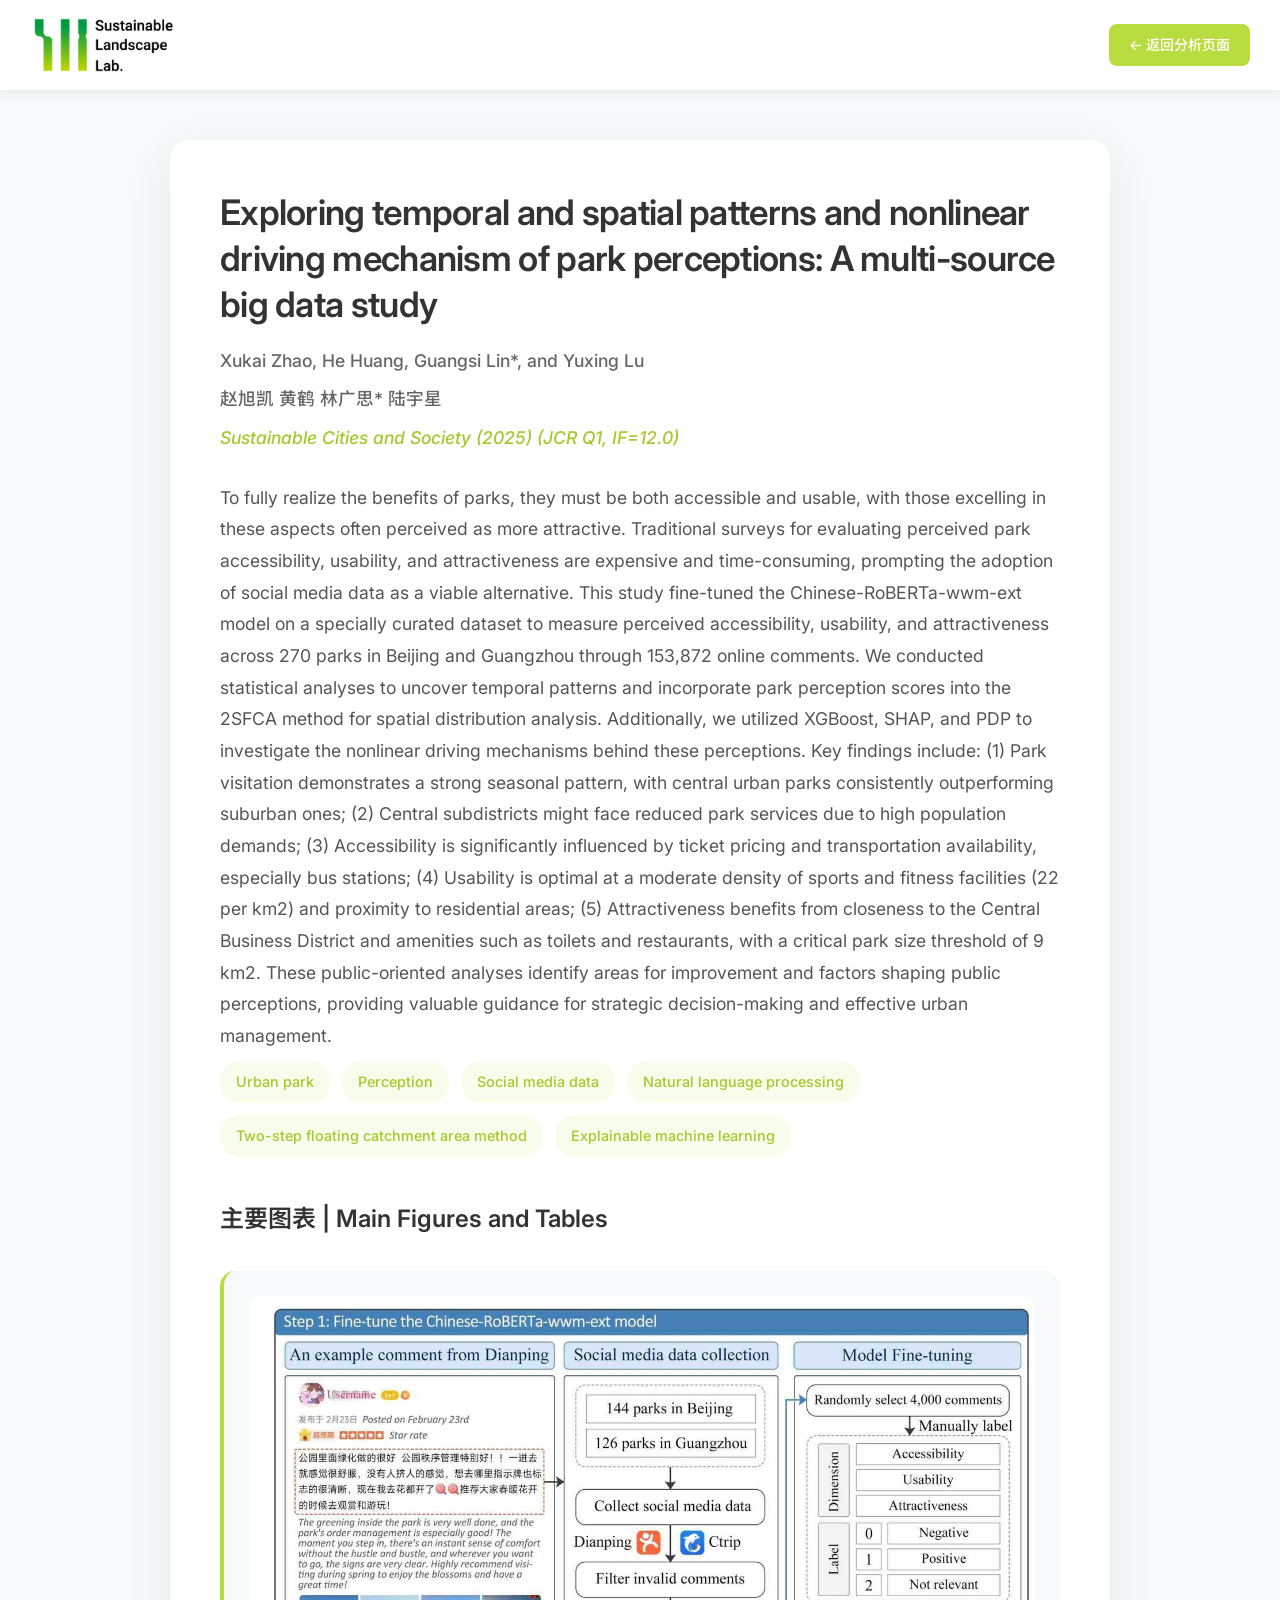
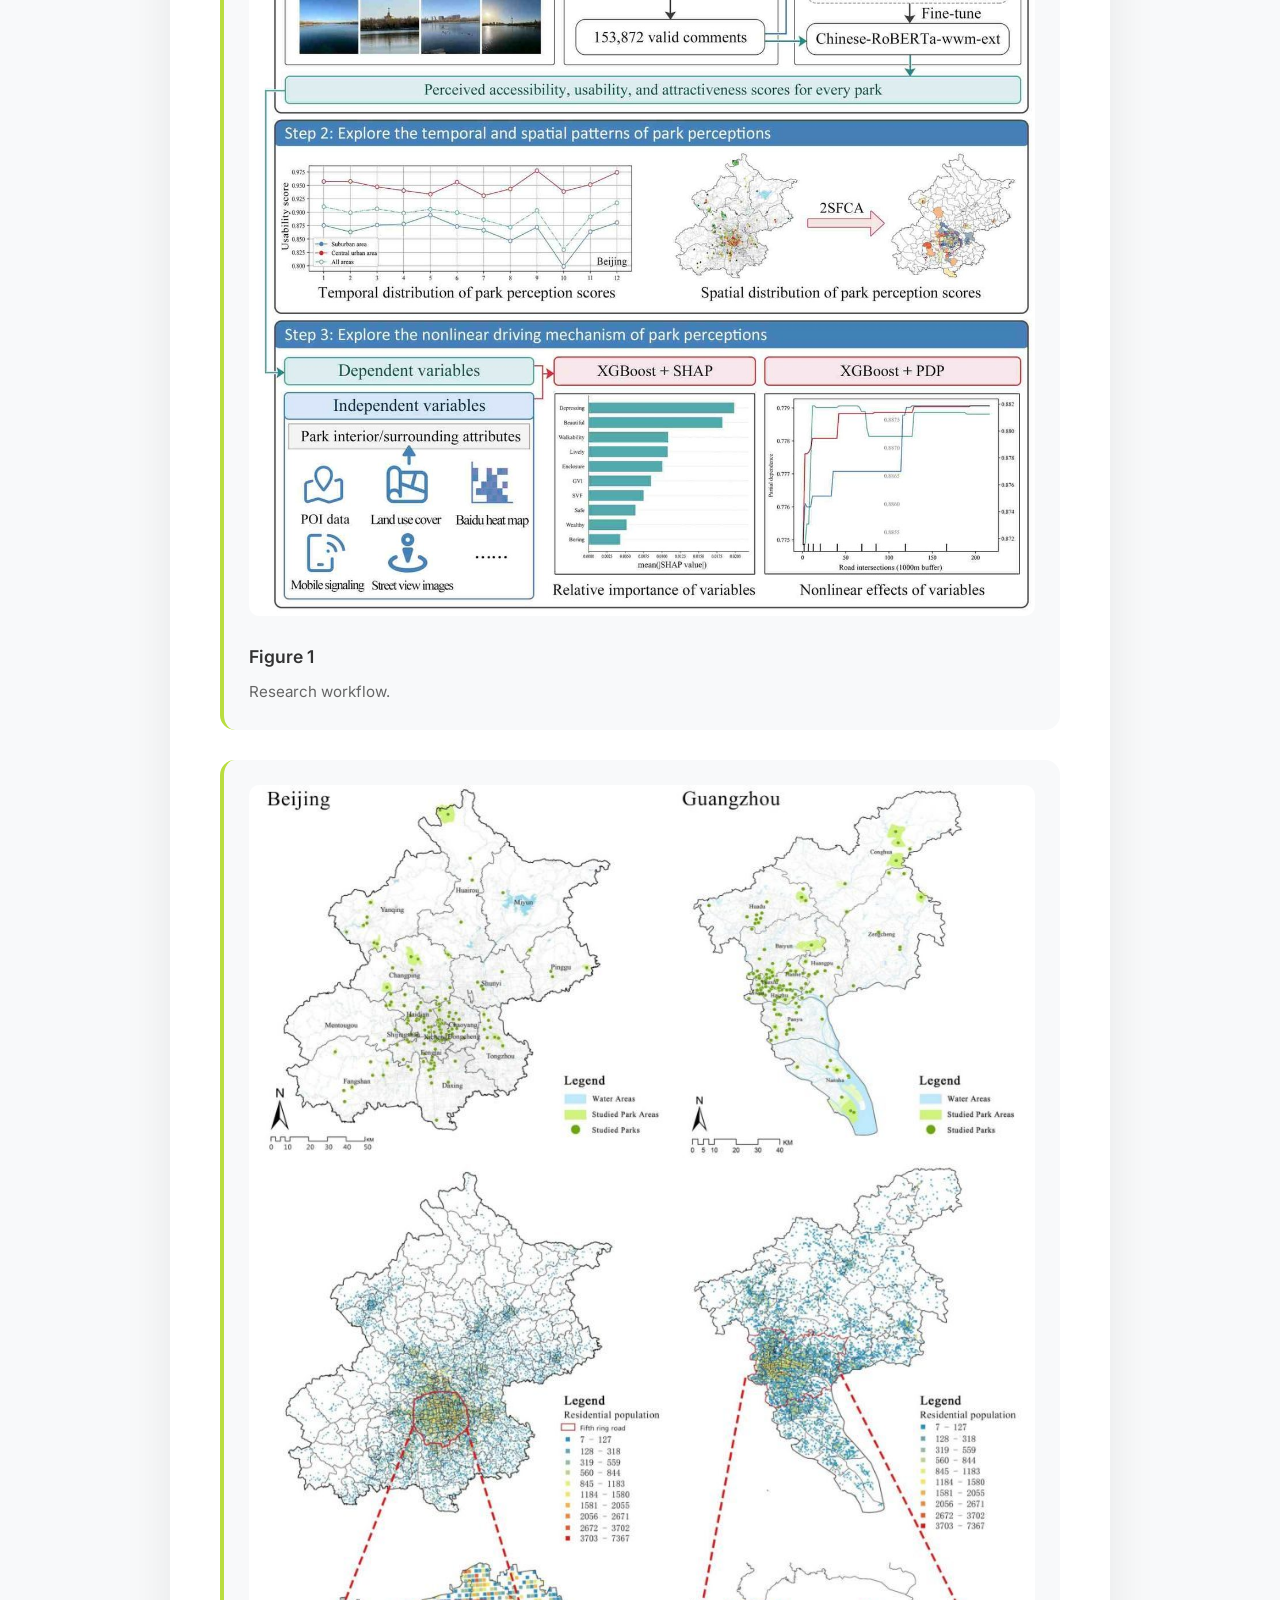
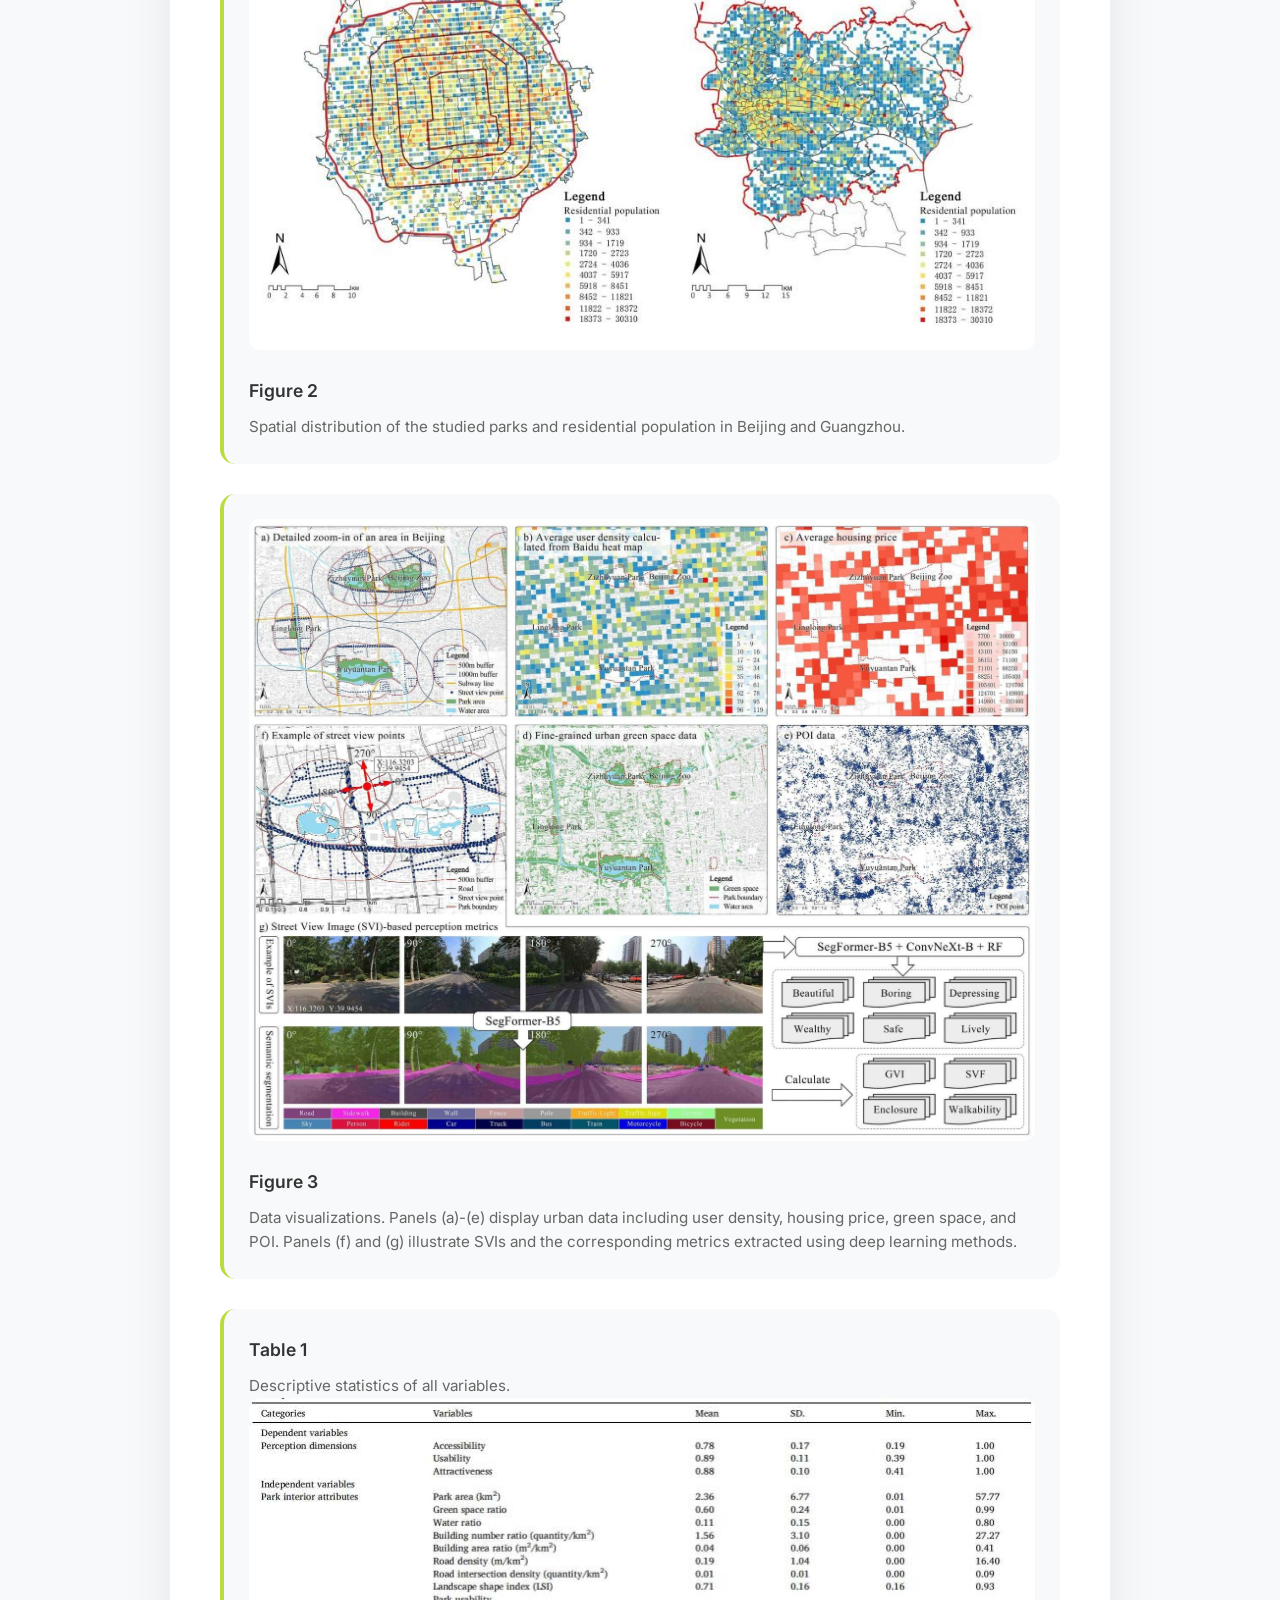
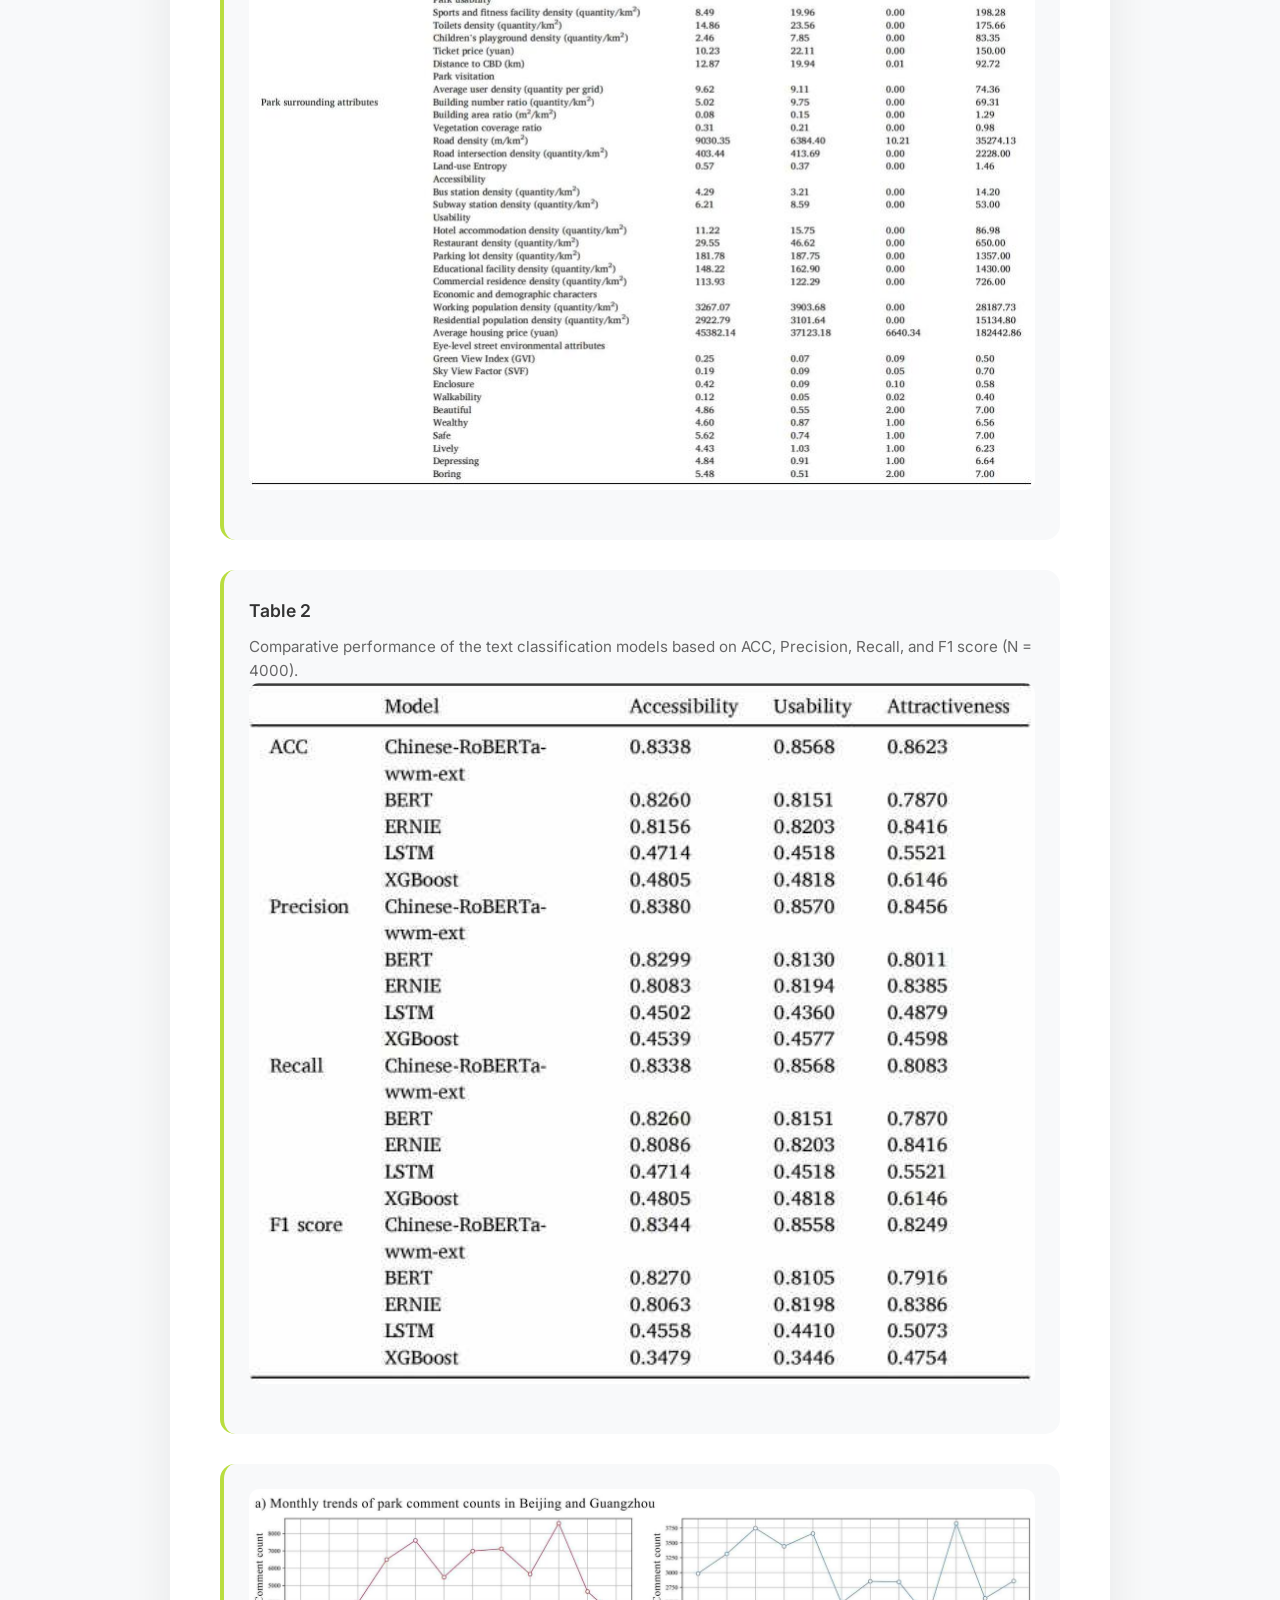
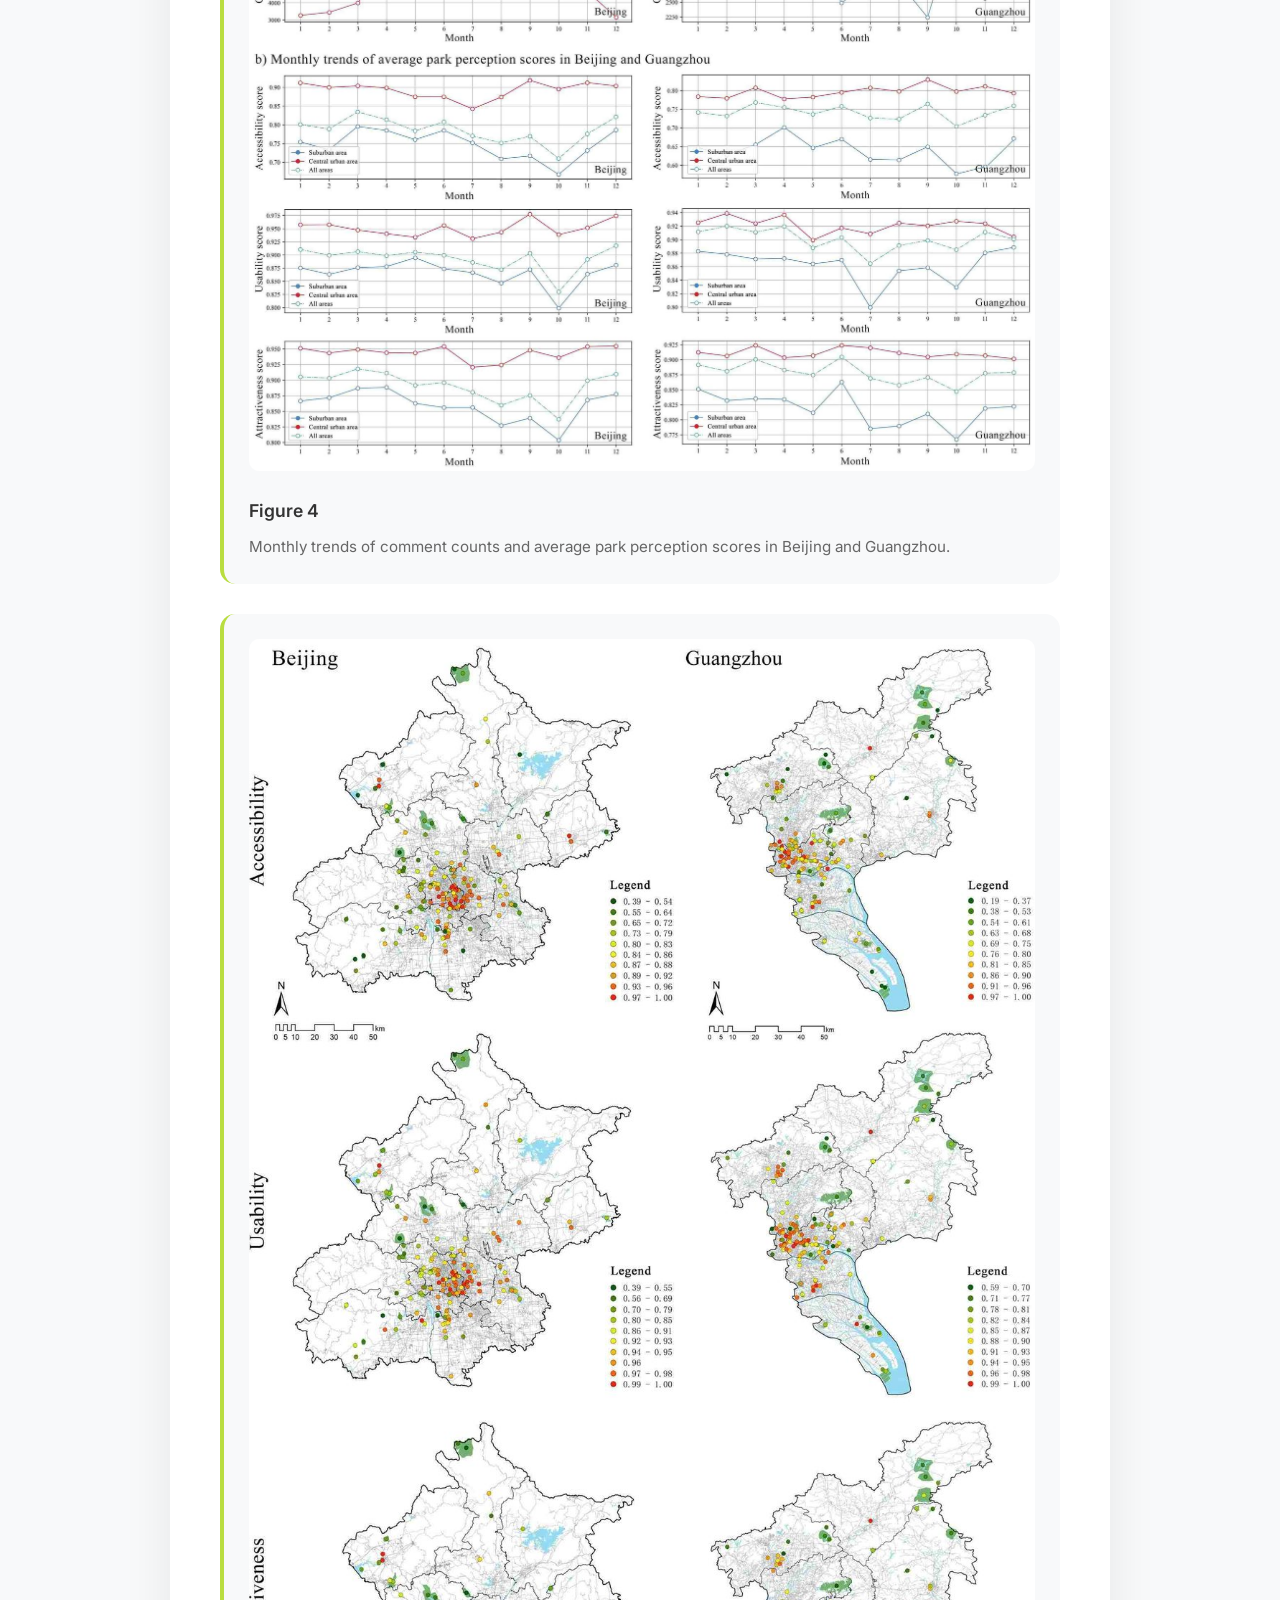
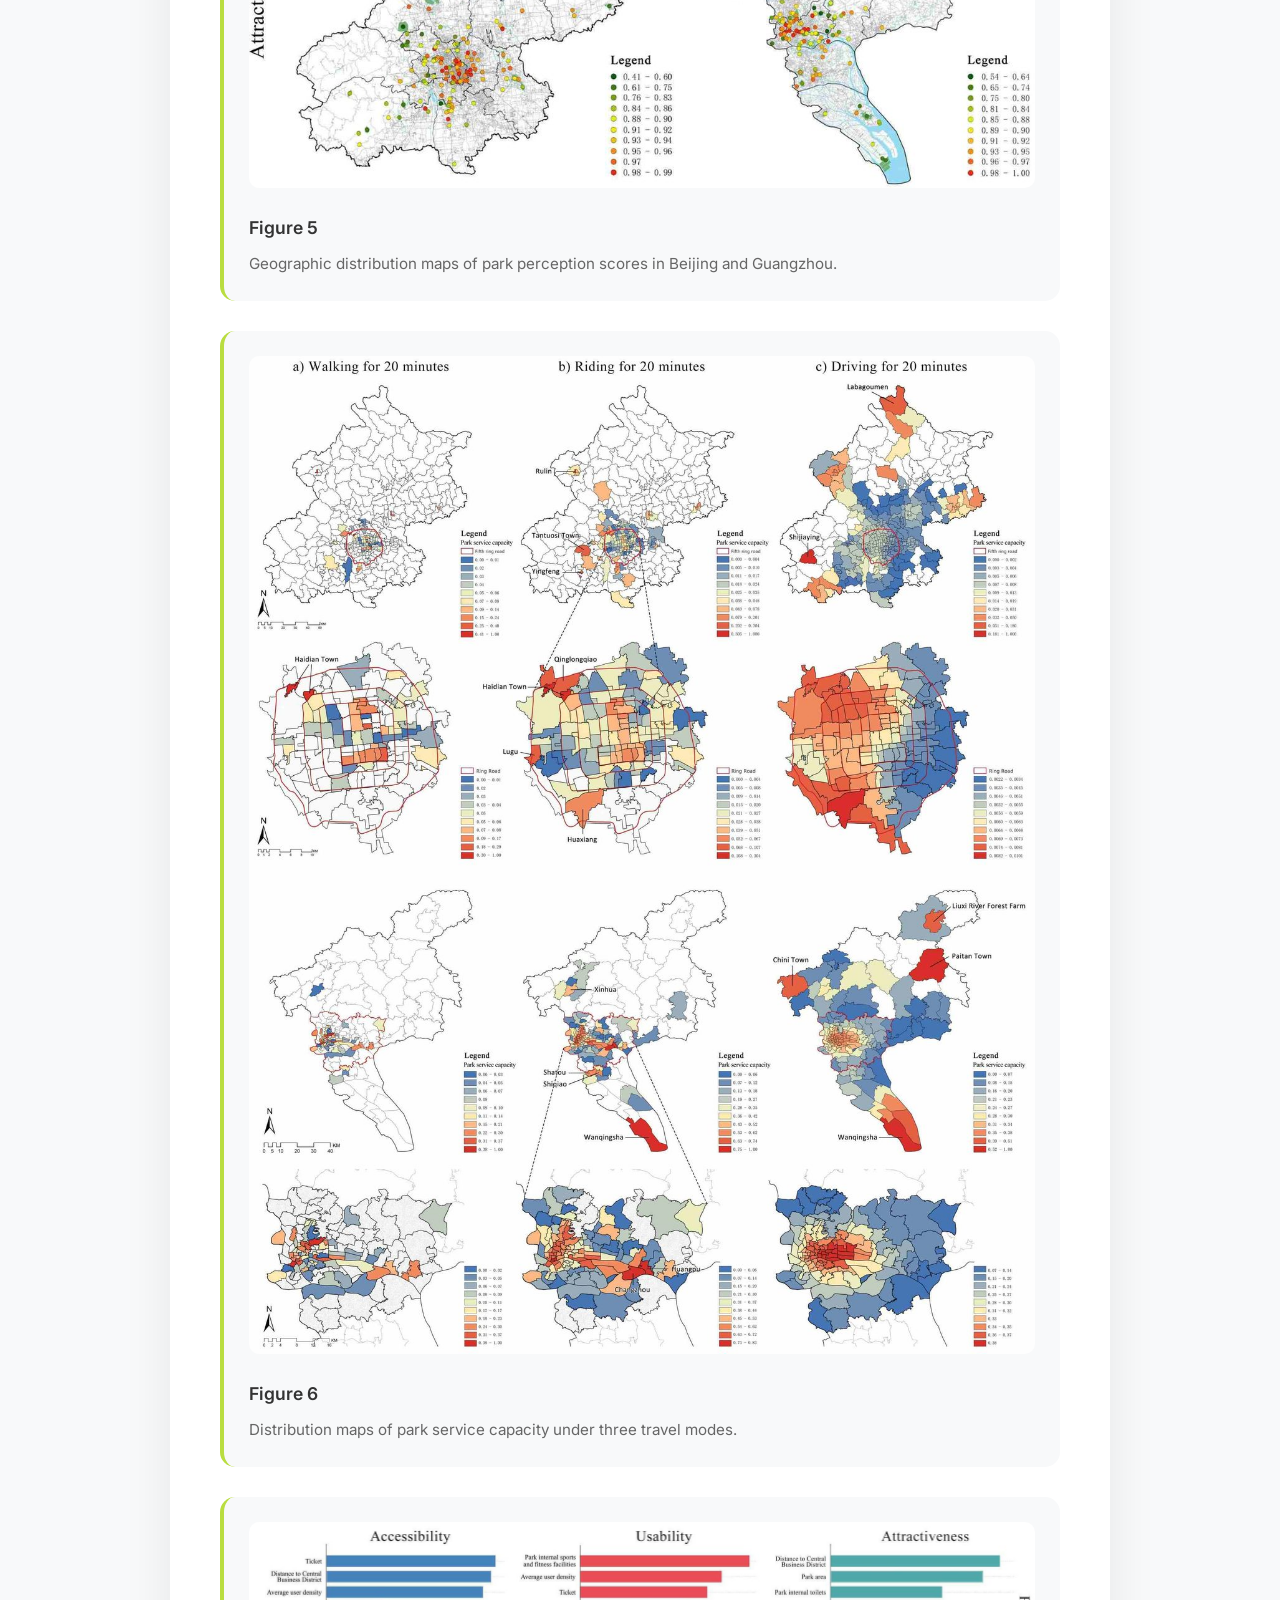
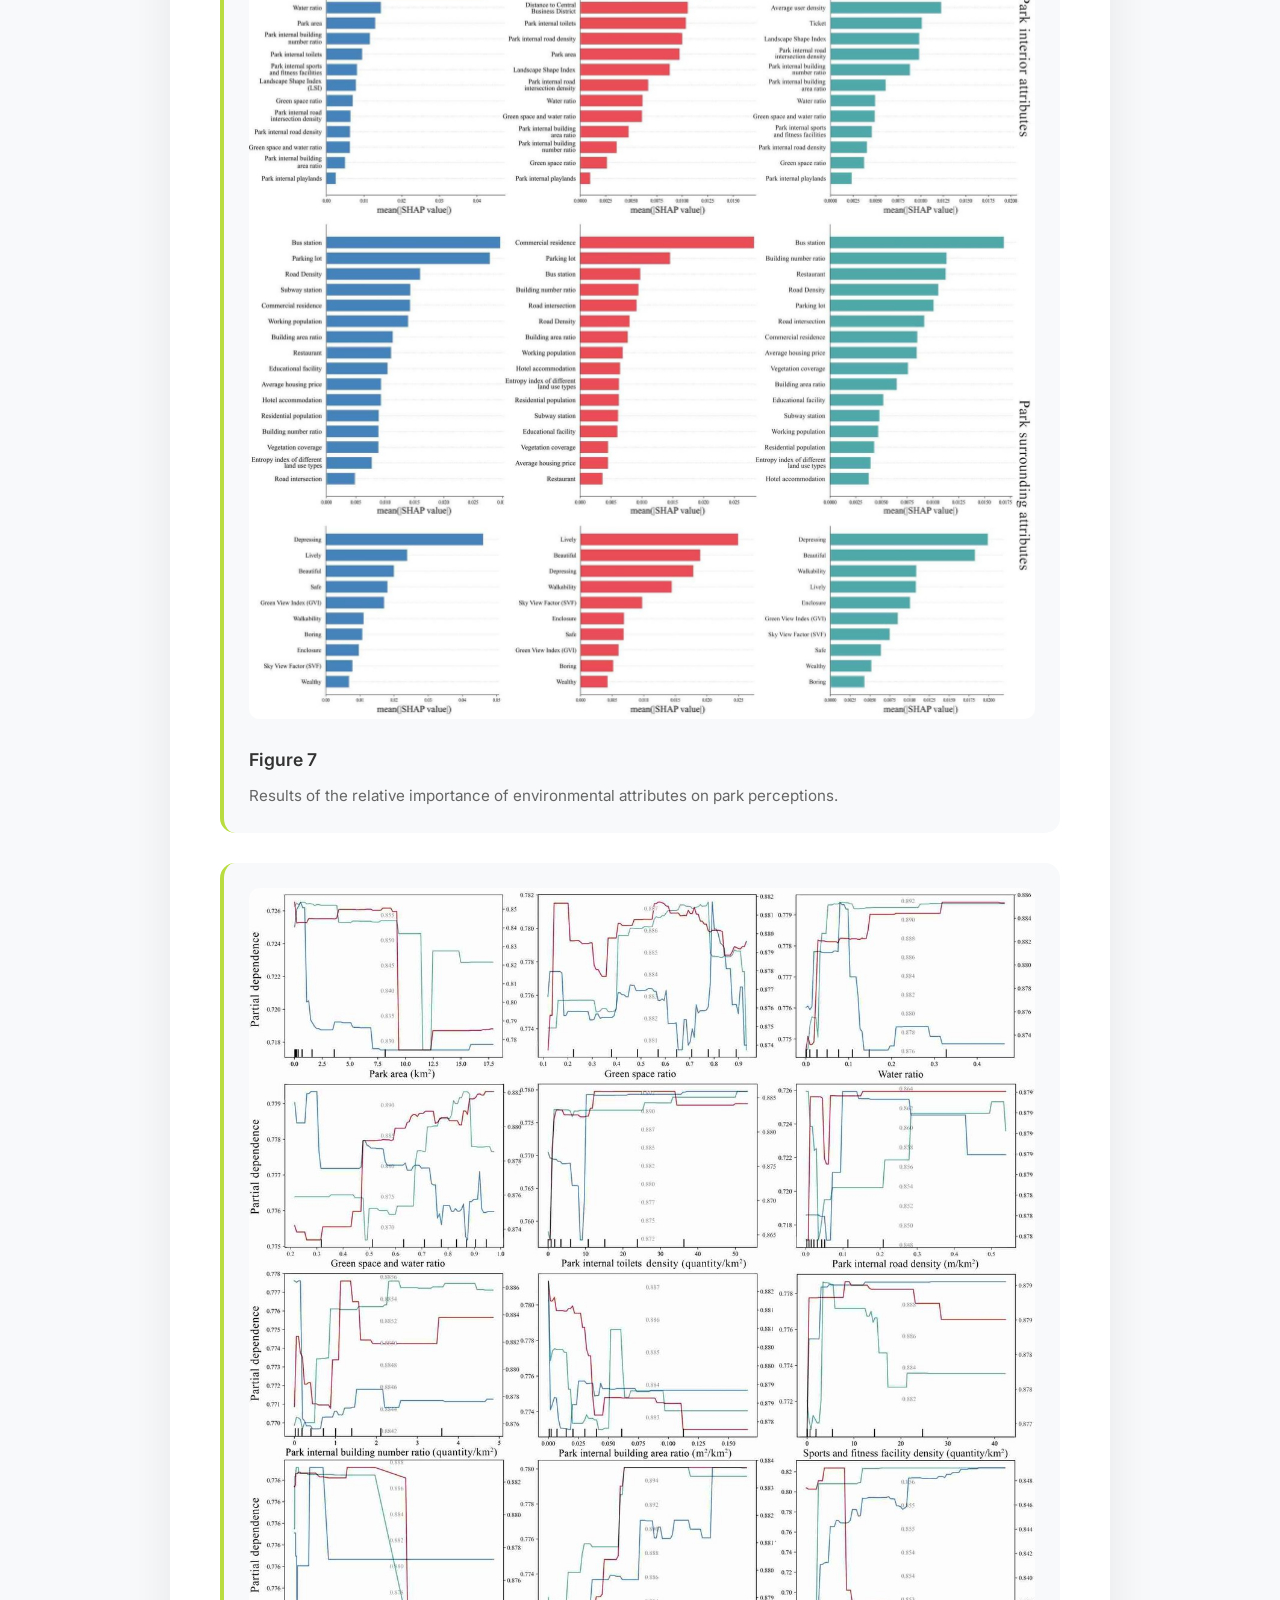
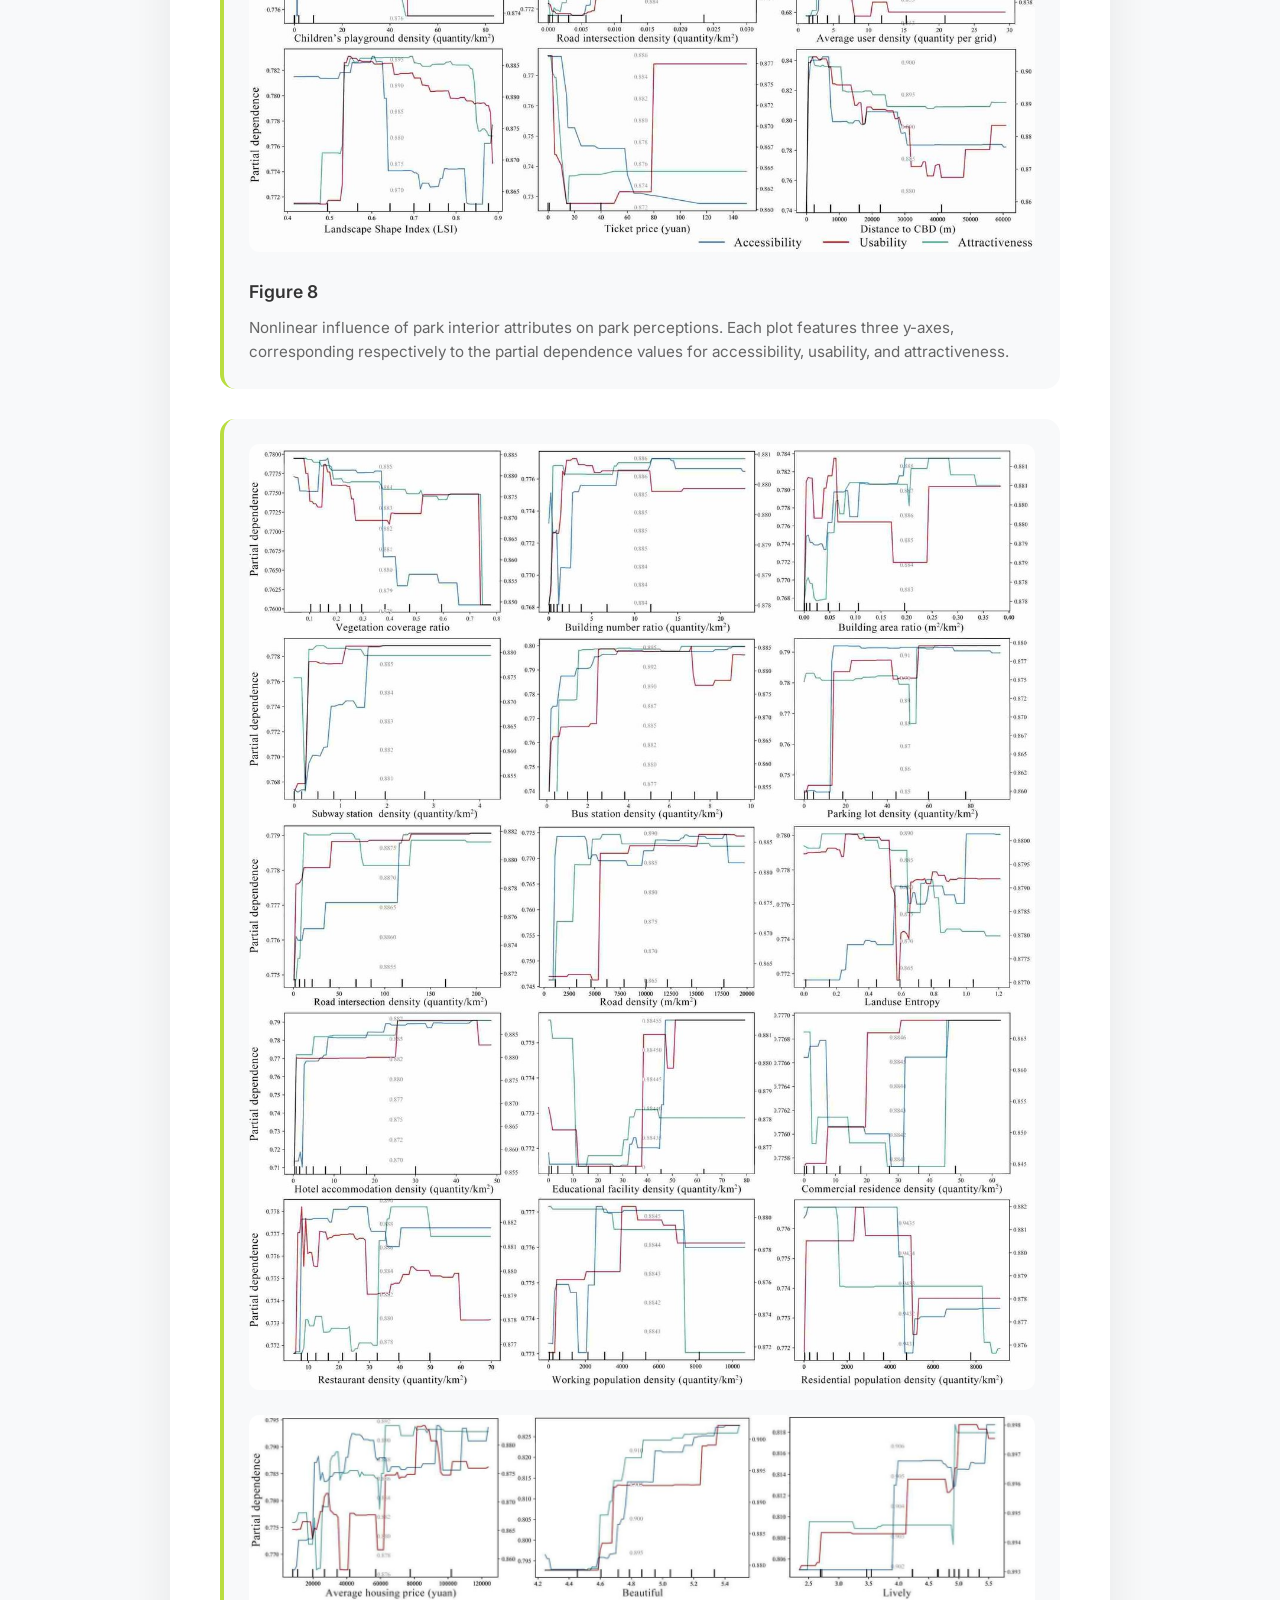
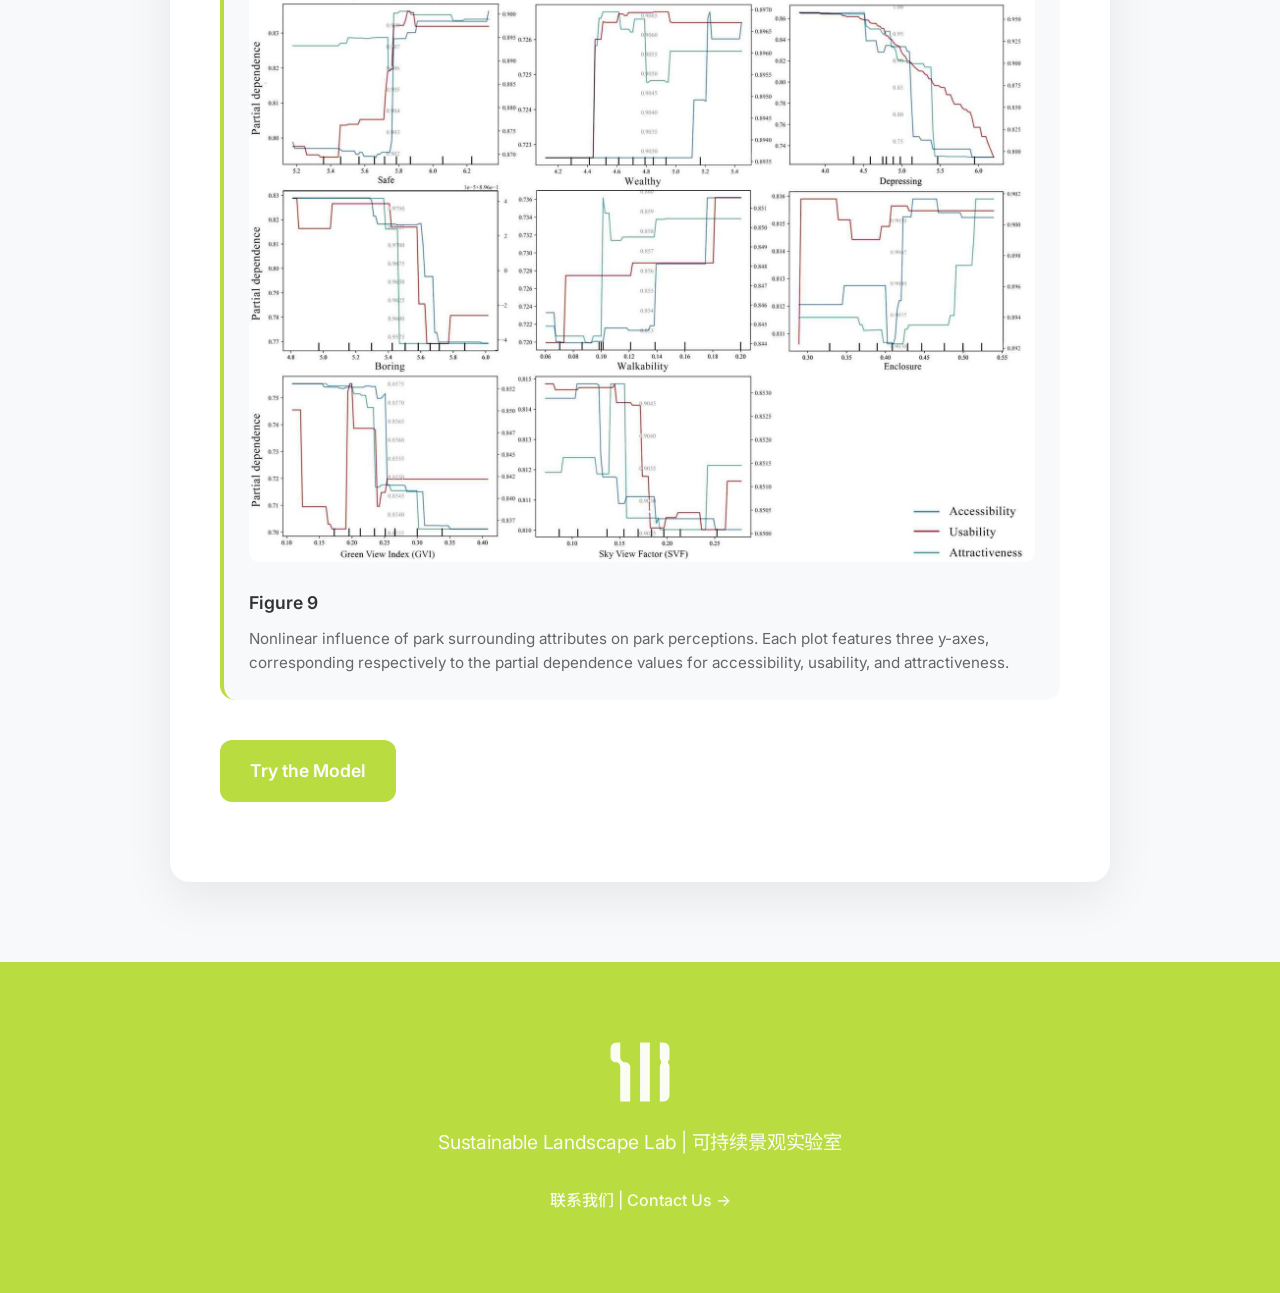
<file: projects/urban-perception/paper-detail-3.html>
<!DOCTYPE html>
<html lang="zh-CN">
<head>
    <meta charset="UTF-8">
    <meta name="viewport" content="width=device-width, initial-scale=1.0">
    <title>Paper Detail - Social Media Analysis 2 | Sustainable Landscape Lab</title>
    <link href="https://fonts.googleapis.com/css2?family=Inter:wght@300;400;500;600;700&family=Noto+Sans+SC:wght@300;400;500;600;700&display=swap" rel="stylesheet">
    <style>
        * {
            margin: 0;
            padding: 0;
            box-sizing: border-box;
        }

        .figure-image {
            width: 100%;
            height: auto;
            border-radius: 10px;
            margin-bottom: 15px;
            object-fit: cover;
        }

        body {
            font-family: 'Inter', 'Noto Sans SC', -apple-system, BlinkMacSystemFont, 'Segoe UI', sans-serif;
            background-color: #f8f9fa;
            line-height: 1.6;
            color: #333;
        }

        /* Header Styles */
        .header {
            background: white;
            box-shadow: 0 2px 15px rgba(0,0,0,0.08);
            position: sticky;
            top: 0;
            z-index: 1000;
        }

        .nav-container {
            max-width: 1400px;
            margin: 0 auto;
            display: flex;
            align-items: center;
            justify-content: space-between;
            padding: 15px 30px;
        }

        .logo {
            display: flex;
            align-items: center;
            gap: 15px;
            text-decoration: none;
            color: #333;
        }

        .logo-image {
            height: 60px;
            width: auto;
            border-radius: 6px;
            object-fit: contain;
        }

        .logo-text {
            font-size: 18px;
            font-weight: 600;
            color: #333;
            letter-spacing: -0.02em;
        }

        .back-button {
            background: rgb(185, 221, 64);
            color: white;
            padding: 10px 20px;
            border-radius: 8px;
            text-decoration: none;
            font-size: 14px;
            font-weight: 500;
            transition: all 0.3s ease;
        }

        .back-button:hover {
            background: rgb(165, 201, 44);
            transform: translateY(-2px);
        }

        /* Main Content */
        .main-content {
            max-width: 1000px;
            margin: 50px auto;
            padding: 0 30px;
        }

        .paper-hero {
            background: white;
            border-radius: 20px;
            overflow: hidden;
            box-shadow: 0 15px 50px rgba(0,0,0,0.08);
            margin-bottom: 40px;
        }

        .paper-image {
            width: 100%;
            height: 400px;
            object-fit: cover;
        }

        .paper-content {
            padding: 50px;
        }

        .paper-title {
            font-size: 2.2rem;
            color: #333;
            margin-bottom: 20px;
            font-weight: 600;
            line-height: 1.3;
            letter-spacing: -0.02em;
        }

        .paper-meta {
            margin-bottom: 30px;
        }

        .paper-authors {
            color: #666;
            font-size: 1.1rem;
            margin-bottom: 10px;
            font-weight: 500;
        }

        .paper-journal {
            color: rgb(165, 201, 44);
            font-size: 1.1rem;
            font-weight: 500;
            font-style: italic;
        }

        .paper-abstract {
            color: #555;
            font-size: 1.1rem;
            line-height: 1.8;
            margin-bottom: 30px;
        }

        .paper-keywords {
            display: flex;
            flex-wrap: wrap;
            gap: 12px;
            margin-bottom: 40px;
            padding-top: 10px;
        }

        .keyword {
            background: rgba(185, 221, 64, 0.1);
            color: rgb(165, 201, 44);
            padding: 8px 16px;
            border-radius: 20px;
            font-size: 0.9rem;
            font-weight: 500;
        }

        .try-model-button {
            background: rgb(185, 221, 64);
            color: white;
            padding: 15px 30px;
            border: none;
            border-radius: 12px;
            font-size: 1.1rem;
            font-weight: 600;
            cursor: pointer;
            transition: all 0.3s ease;
            text-decoration: none;
            display: inline-block;
        }

        .try-model-button:hover {
            background: rgb(165, 201, 44);
            transform: translateY(-3px);
            box-shadow: 0 8px 25px rgba(185, 221, 64, 0.3);
        }

        /* Footer */
        .footer {
            background: rgb(185, 221, 64);
            color: white;
            text-align: center;
            padding: 80px 30px;
            margin-top: 80px;
        }

        .footer-logo {
            display: flex;
            justify-content: center;
            align-items: center;
            gap: 20px;
            margin-bottom: 25px;
        }

        .footer-logo-image {
            height: 60px;
            width: auto;
            border-radius: 8px;
            object-fit: contain;
            opacity: 0.95;
        }

        .footer-text {
            font-size: 1.2rem;
            font-weight: 400;
            opacity: 0.95;
            letter-spacing: -0.01em;
        }

        /* Mobile Responsive */
        @media (max-width: 768px) {
            .paper-content {
                padding: 30px;
            }

            .paper-title {
                font-size: 1.8rem;
            }

            .main-content {
                padding: 0 20px;
            }
        }
    </style>
</head>
<body>
    <!-- Header -->
    <header class="header">
        <div class="nav-container">
            <a href="index.html" class="logo">
                <img src="assets/logo.png" alt="SLA Logo" class="logo-image">
            </a>
            <a href="text-analysis.html" class="back-button">← 返回分析页面</a>
        </div>
    </header>

    <!-- Main Content -->
    <main class="main-content">
        <div class="paper-hero">
            <div class="paper-content">
                <h1 class="paper-title">Exploring temporal and spatial patterns and nonlinear driving mechanism of park perceptions: A multi-source big data study</h1>
                
                <div class="paper-meta">
                    <div class="paper-authors">Xukai Zhao, He Huang, Guangsi Lin*, and Yuxing Lu</div>
                    <div class="paper-authors">赵旭凯 黄鹤 林广思* 陆宇星</div>
                    <div class="paper-journal">Sustainable Cities and Society (2025) (JCR Q1, IF=12.0)</div>
                </div>

                <div class="paper-abstract">
                    <p>To fully realize the benefits of parks, they must be both accessible and usable, with those excelling in these aspects often perceived as more attractive. Traditional surveys for evaluating perceived park accessibility, usability, and attractiveness are expensive and time-consuming, prompting the adoption of social media data as a viable alternative. This study fine-tuned the Chinese-RoBERTa-wwm-ext model on a specially curated dataset to measure perceived accessibility, usability, and attractiveness across 270 parks in Beijing and Guangzhou through 153,872 online comments. We conducted statistical analyses to uncover temporal patterns and incorporate park perception scores into the 2SFCA method for spatial distribution analysis. Additionally, we utilized XGBoost, SHAP, and PDP to investigate the nonlinear driving mechanisms behind these perceptions. Key findings include: (1) Park visitation demonstrates a strong seasonal pattern, with central urban parks consistently outperforming suburban ones; (2) Central subdistricts might face reduced park services due to high population demands; (3) Accessibility is significantly influenced by ticket pricing and transportation availability, especially bus stations; (4) Usability is optimal at a moderate density of sports and fitness facilities (22 per km2) and proximity to residential areas; (5) Attractiveness benefits from closeness to the Central Business District and amenities such as toilets and restaurants, with a critical park size threshold of 9 km2. These public-oriented analyses identify areas for improvement and factors shaping public perceptions, providing valuable guidance for strategic decision-making and effective urban management.</p>

                <div class="paper-keywords">
                    <span class="keyword">Urban park</span>
                    <span class="keyword">Perception</span>
                    <span class="keyword">Social media data</span>
                    <span class="keyword">Natural language processing</span>
                    <span class="keyword">Two-step floating catchment area method</span>
                    <span class="keyword">Explainable machine learning</span>
                </div>

                <div class="figures-section" style="margin: 40px 0;">
                    <h3 style="font-size: 1.5rem; color: #333; margin-bottom: 30px; font-weight: 600;">主要图表 | Main Figures and Tables</h3>
                    
                    <div class="figures-grid" style="display: grid; gap: 30px;">
                        
                        <div class="figure-item" style="background: #f8f9fa; border-radius: 15px; padding: 25px; border-left: 4px solid rgb(185, 221, 64);">
                            <img src="assets/paper3/1.jpg" class="figure-image">  <h4 style="color: #333; font-size: 1.1rem; font-weight: 600; margin-bottom: 8px;">Figure 1</h4>
                            <p style="color: #666; font-size: 0.95rem; line-height: 1.6;">Research workflow.</p>
                        </div>

                        <div class="figure-item" style="background: #f8f9fa; border-radius: 15px; padding: 25px; border-left: 4px solid rgb(185, 221, 64);">
                            <img src="assets/paper3/2.jpg" class="figure-image"> <h4 style="color: #333; font-size: 1.1rem; font-weight: 600; margin-bottom: 8px;">Figure 2</h4>
                            <p style="color: #666; font-size: 0.95rem; line-height: 1.6;">Spatial distribution of the studied parks and residential population in Beijing and Guangzhou.</p>
                        </div>

                        <div class="figure-item" style="background: #f8f9fa; border-radius: 15px; padding: 25px; border-left: 4px solid rgb(185, 221, 64);">
                            <img src="assets/paper3/3.jpg" class="figure-image"> <h4 style="color: #333; font-size: 1.1rem; font-weight: 600; margin-bottom: 8px;">Figure 3</h4>
                            <p style="color: #666; font-size: 0.95rem; line-height: 1.6;">Data visualizations. Panels (a)-(e) display urban data including user density, housing price, green space, and POI. Panels (f) and (g) illustrate SVIs and the corresponding metrics extracted using deep learning methods.</p>
                        </div>
                        
                        <div class="figure-item" style="background: #f8f9fa; border-radius: 15px; padding: 25px; border-left: 4px solid rgb(185, 221, 64);">
                            <h4 style="color: #333; font-size: 1.1rem; font-weight: 600; margin-bottom: 8px;">Table 1</h4><p style="color: #666; font-size: 0.95rem; line-height: 1.6;">Descriptive statistics of all variables.</p>
                            <img src="assets/paper3/T1.jpg" class="figure-image">  
            
                        </div>

                        <div class="figure-item" style="background: #f8f9fa; border-radius: 15px; padding: 25px; border-left: 4px solid rgb(185, 221, 64);">
                            <h4 style="color: #333; font-size: 1.1rem; font-weight: 600; margin-bottom: 8px;">Table 2</h4>
                            <p style="color: #666; font-size: 0.95rem; line-height: 1.6;">Comparative performance of the text classification models based on ACC, Precision, Recall, and F1 score (N = 4000).</p>
                            <img src="assets/paper3/T2.jpg" class="figure-image"> 
                            
                        </div>

                        <div class="figure-item" style="background: #f8f9fa; border-radius: 15px; padding: 25px; border-left: 4px solid rgb(185, 221, 64);">
                            <img src="assets/paper3/4.jpg" class="figure-image">  <h4 style="color: #333; font-size: 1.1rem; font-weight: 600; margin-bottom: 8px;">Figure 4</h4>
                            <p style="color: #666; font-size: 0.95rem; line-height: 1.6;">Monthly trends of comment counts and average park perception scores in Beijing and Guangzhou.</p>
                        </div>

                        <div class="figure-item" style="background: #f8f9fa; border-radius: 15px; padding: 25px; border-left: 4px solid rgb(185, 221, 64);">
                            <img src="assets/paper3/5.jpg" class="figure-image"> <h4 style="color: #333; font-size: 1.1rem; font-weight: 600; margin-bottom: 8px;">Figure 5</h4>
                            <p style="color: #666; font-size: 0.95rem; line-height: 1.6;">Geographic distribution maps of park perception scores in Beijing and Guangzhou.</p>
                        </div>

                        <div class="figure-item" style="background: #f8f9fa; border-radius: 15px; padding: 25px; border-left: 4px solid rgb(185, 221, 64);">
                            <img src="assets/paper3/6.jpg" class="figure-image"> <h4 style="color: #333; font-size: 1.1rem; font-weight: 600; margin-bottom: 8px;">Figure 6</h4>
                            <p style="color: #666; font-size: 0.95rem; line-height: 1.6;">Distribution maps of park service capacity under three travel modes.</p>
                        </div>
                        
                        <div class="figure-item" style="background: #f8f9fa; border-radius: 15px; padding: 25px; border-left: 4px solid rgb(185, 221, 64);">
                            <img src="assets/paper3/7.jpg" class="figure-image">  <h4 style="color: #333; font-size: 1.1rem; font-weight: 600; margin-bottom: 8px;">Figure 7</h4>
                            <p style="color: #666; font-size: 0.95rem; line-height: 1.6;">Results of the relative importance of environmental attributes on park perceptions.</p>
                        </div>
                        
                        <div class="figure-item" style="background: #f8f9fa; border-radius: 15px; padding: 25px; border-left: 4px solid rgb(185, 221, 64);">
                            <img src="assets/paper3/8.jpg" class="figure-image"> <h4 style="color: #333; font-size: 1.1rem; font-weight: 600; margin-bottom: 8px;">Figure 8</h4>
                            <p style="color: #666; font-size: 0.95rem; line-height: 1.6;">Nonlinear influence of park interior attributes on park perceptions. Each plot features three y-axes, corresponding respectively to the partial dependence values for accessibility, usability, and attractiveness.</p>
                        </div>

                        <div class="figure-item" style="background: #f8f9fa; border-radius: 15px; padding: 25px; border-left: 4px solid rgb(185, 221, 64);">
                            <img src="assets/paper3/9.jpg" class="figure-image"> 
                            <img src="assets/paper3/9_2.jpg" class="figure-image"> <h4 style="color: #333; font-size: 1.1rem; font-weight: 600; margin-bottom: 8px;">Figure 9</h4>
                            <p style="color: #666; font-size: 0.95rem; line-height: 1.6;">Nonlinear influence of park surrounding attributes on park perceptions. Each plot features three y-axes, corresponding respectively to the partial dependence values for accessibility, usability, and attractiveness.</p>
                        </div>

                        

                        

                        </div>
                </div>

                <a href="text-analysis.html#trySection" class="try-model-button">Try the Model</a>
            </div>
        </div>
    </main>
    <!-- Footer -->
    <footer class="footer">
        <div class="footer-logo">
            <img src="assets/logo-White.png" alt="SLA Logo" class="footer-logo-image">
        </div>
        <div class="footer-text">
            Sustainable Landscape Lab | 可持续景观实验室
        </div>
        <div style="margin-top: 30px;">
            <a href="https://sla-lab.com/contact/" target="_blank" style="color: white; text-decoration: none; font-size: 1rem; font-weight: 500; opacity: 0.9; transition: opacity 0.3s ease;" onmouseover="this.style.opacity='1'" onmouseout="this.style.opacity='0.9'">
                联系我们 | Contact Us →
            </a>
        </div>
    </footer>
</body>
</html>
</file>
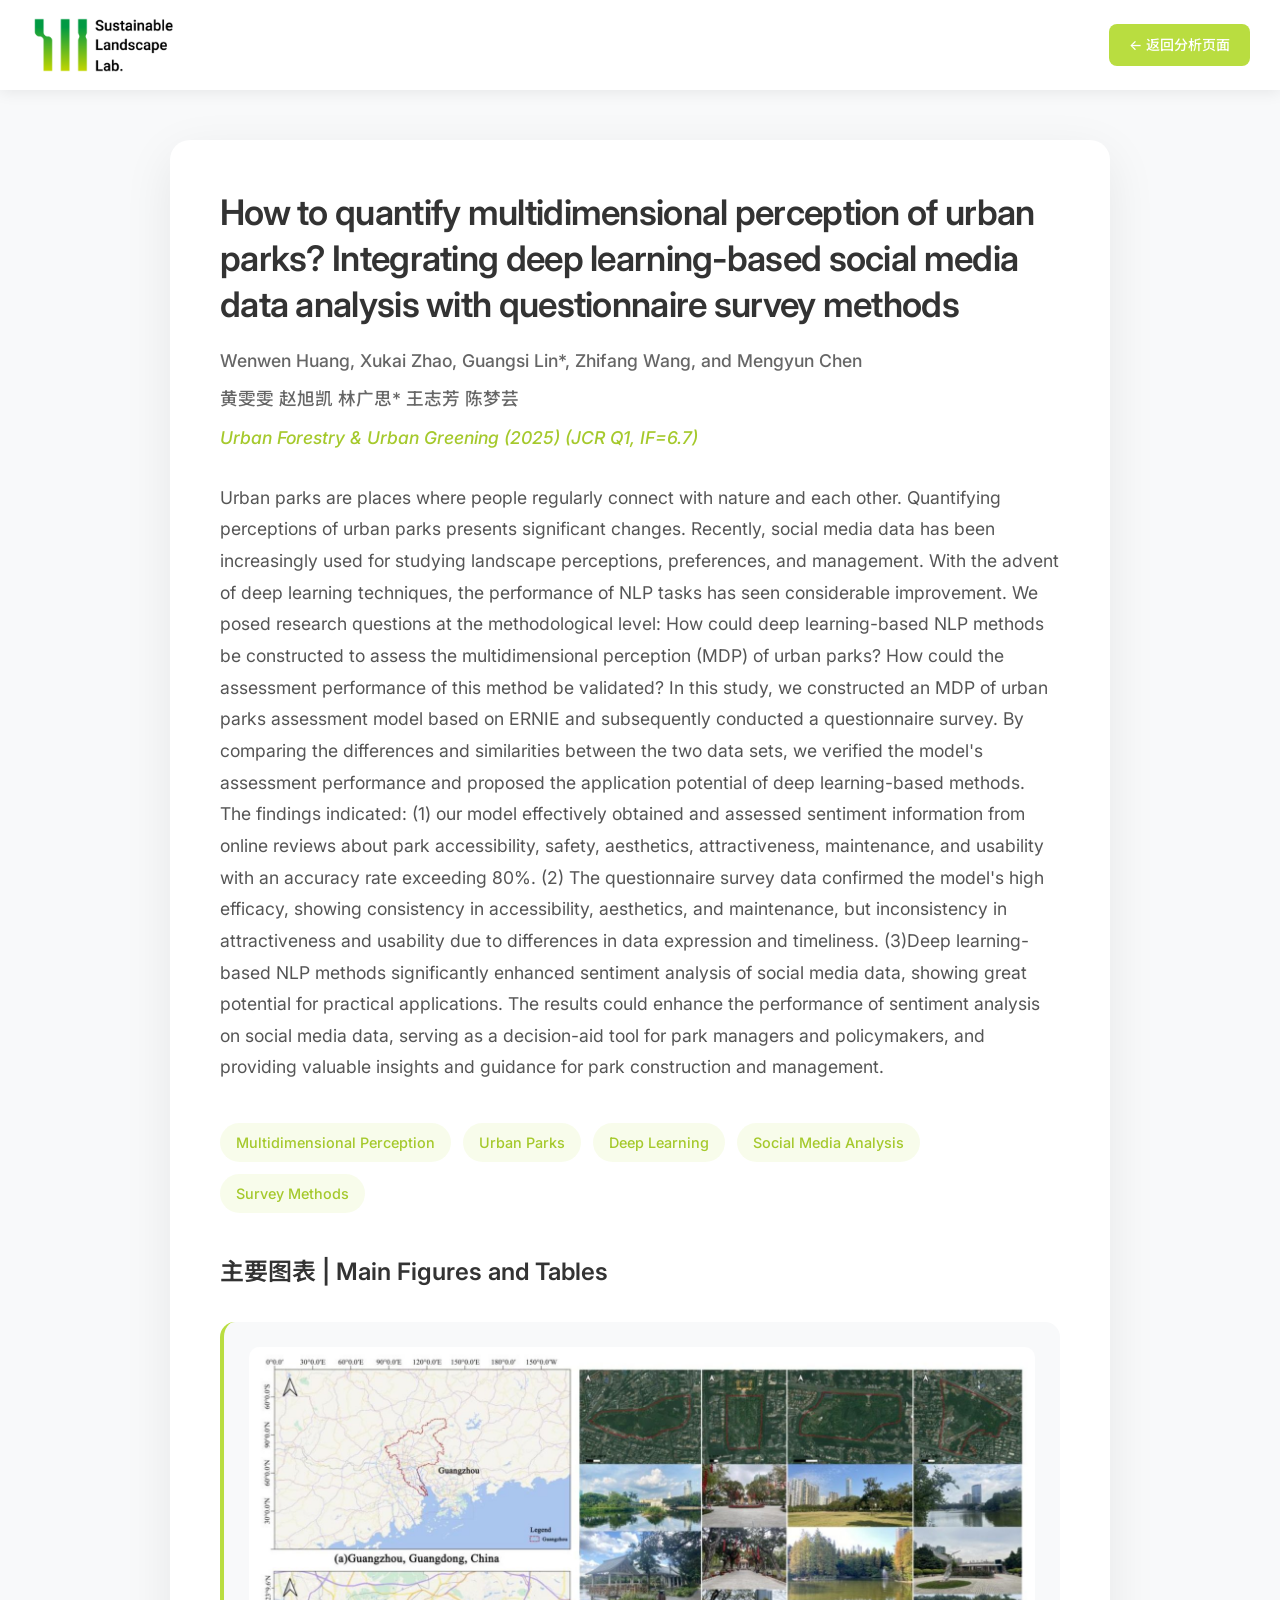
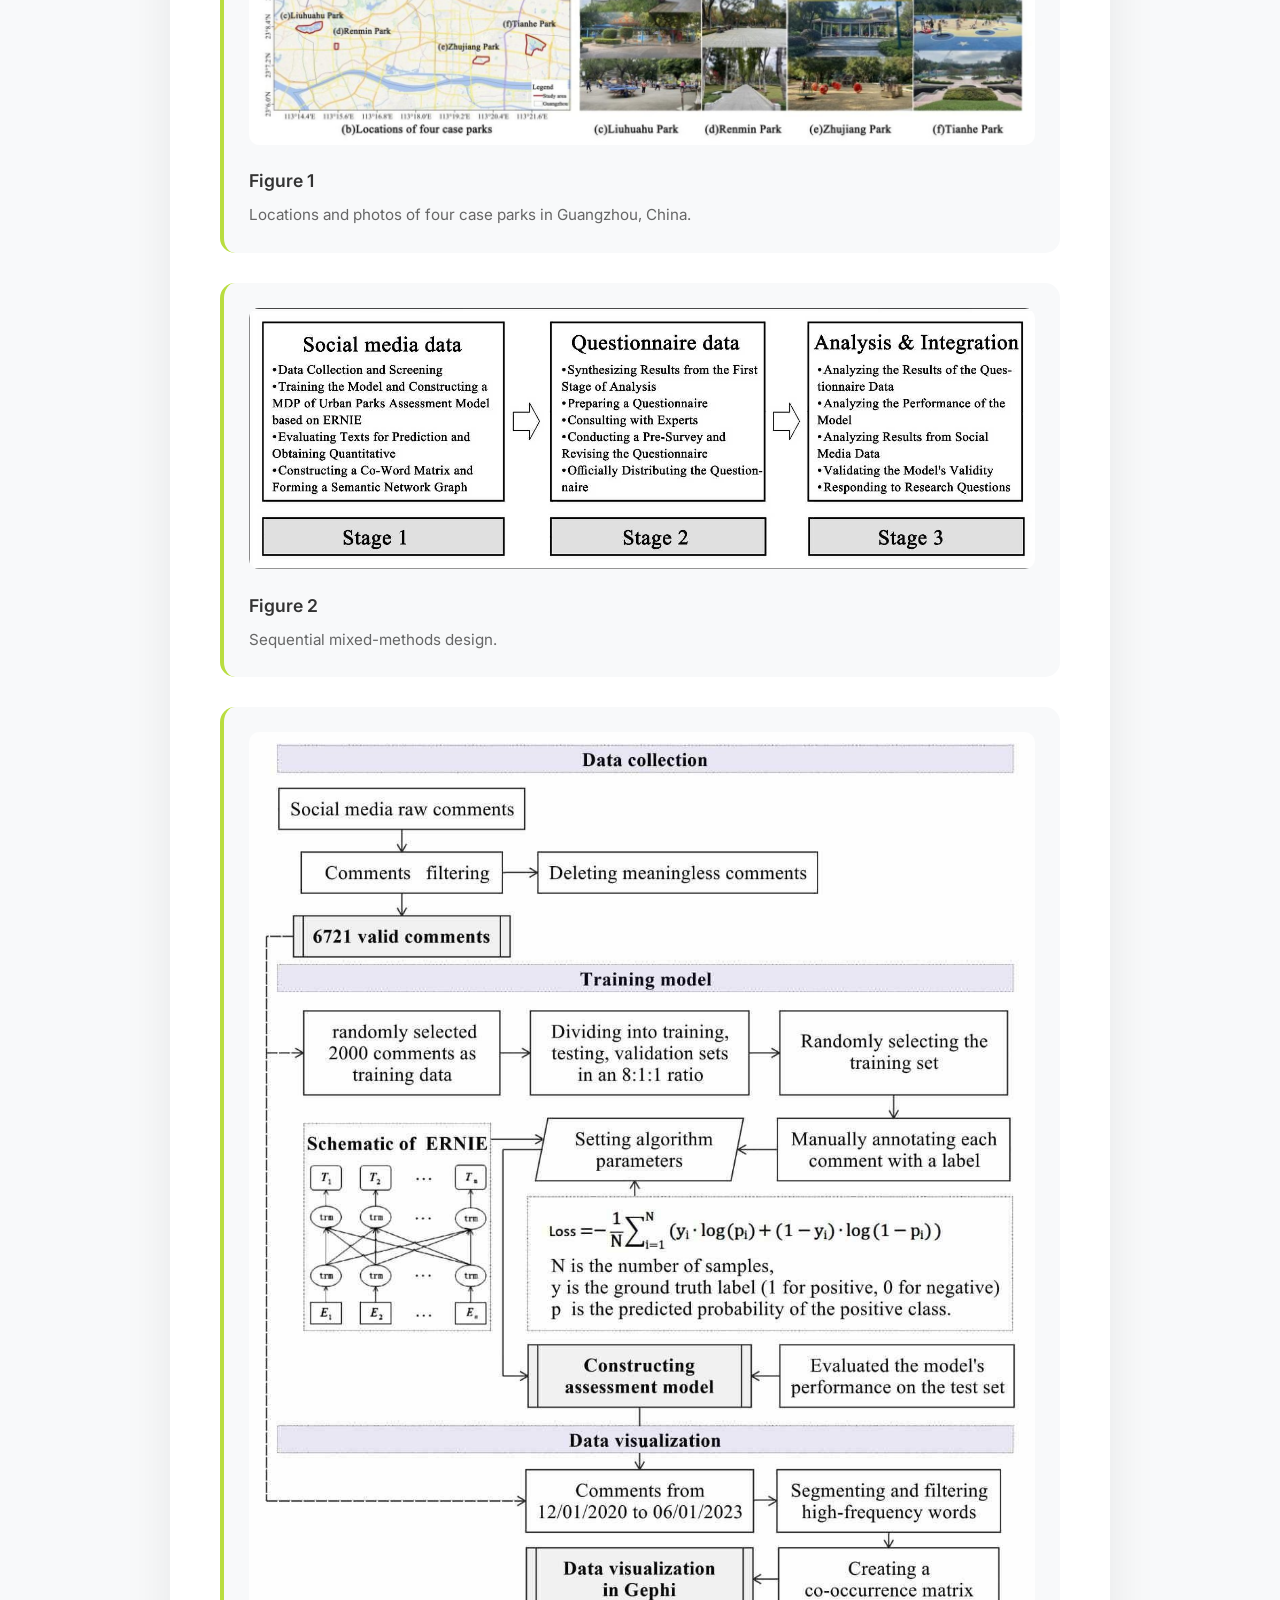
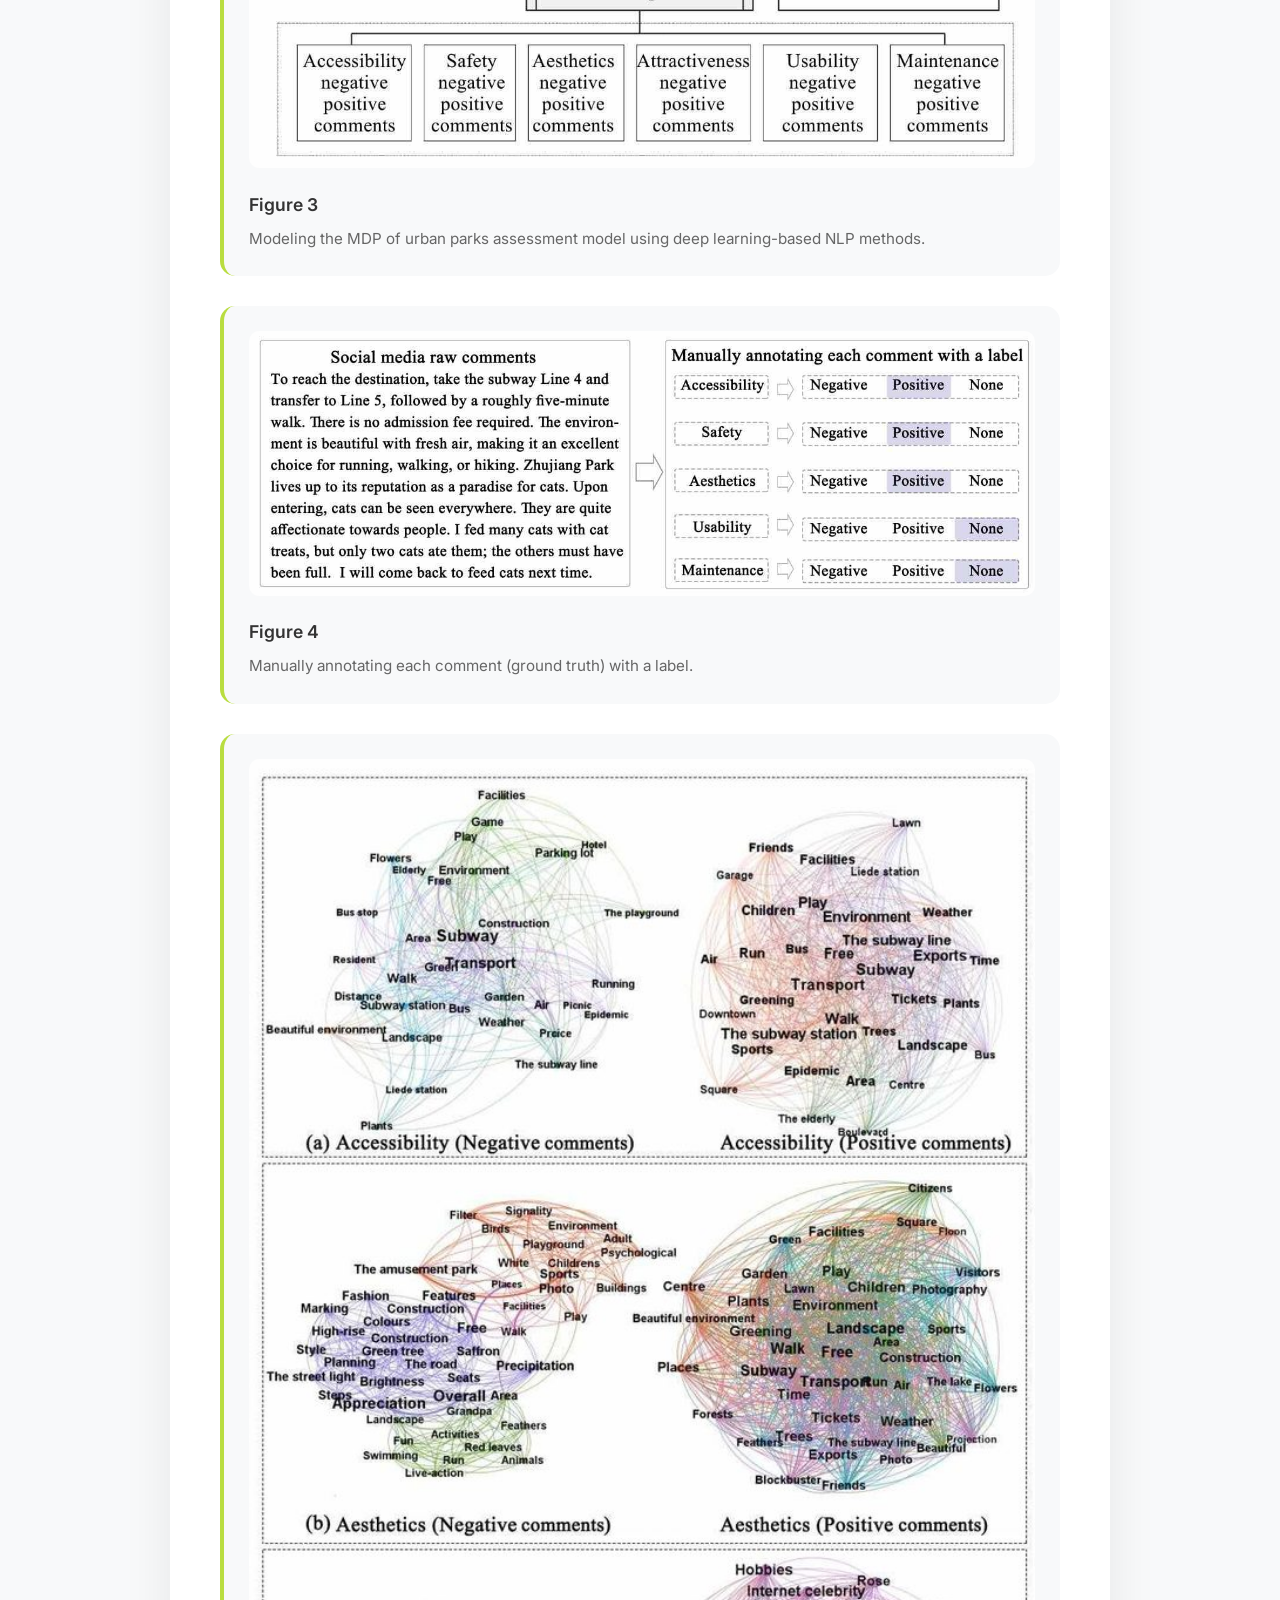
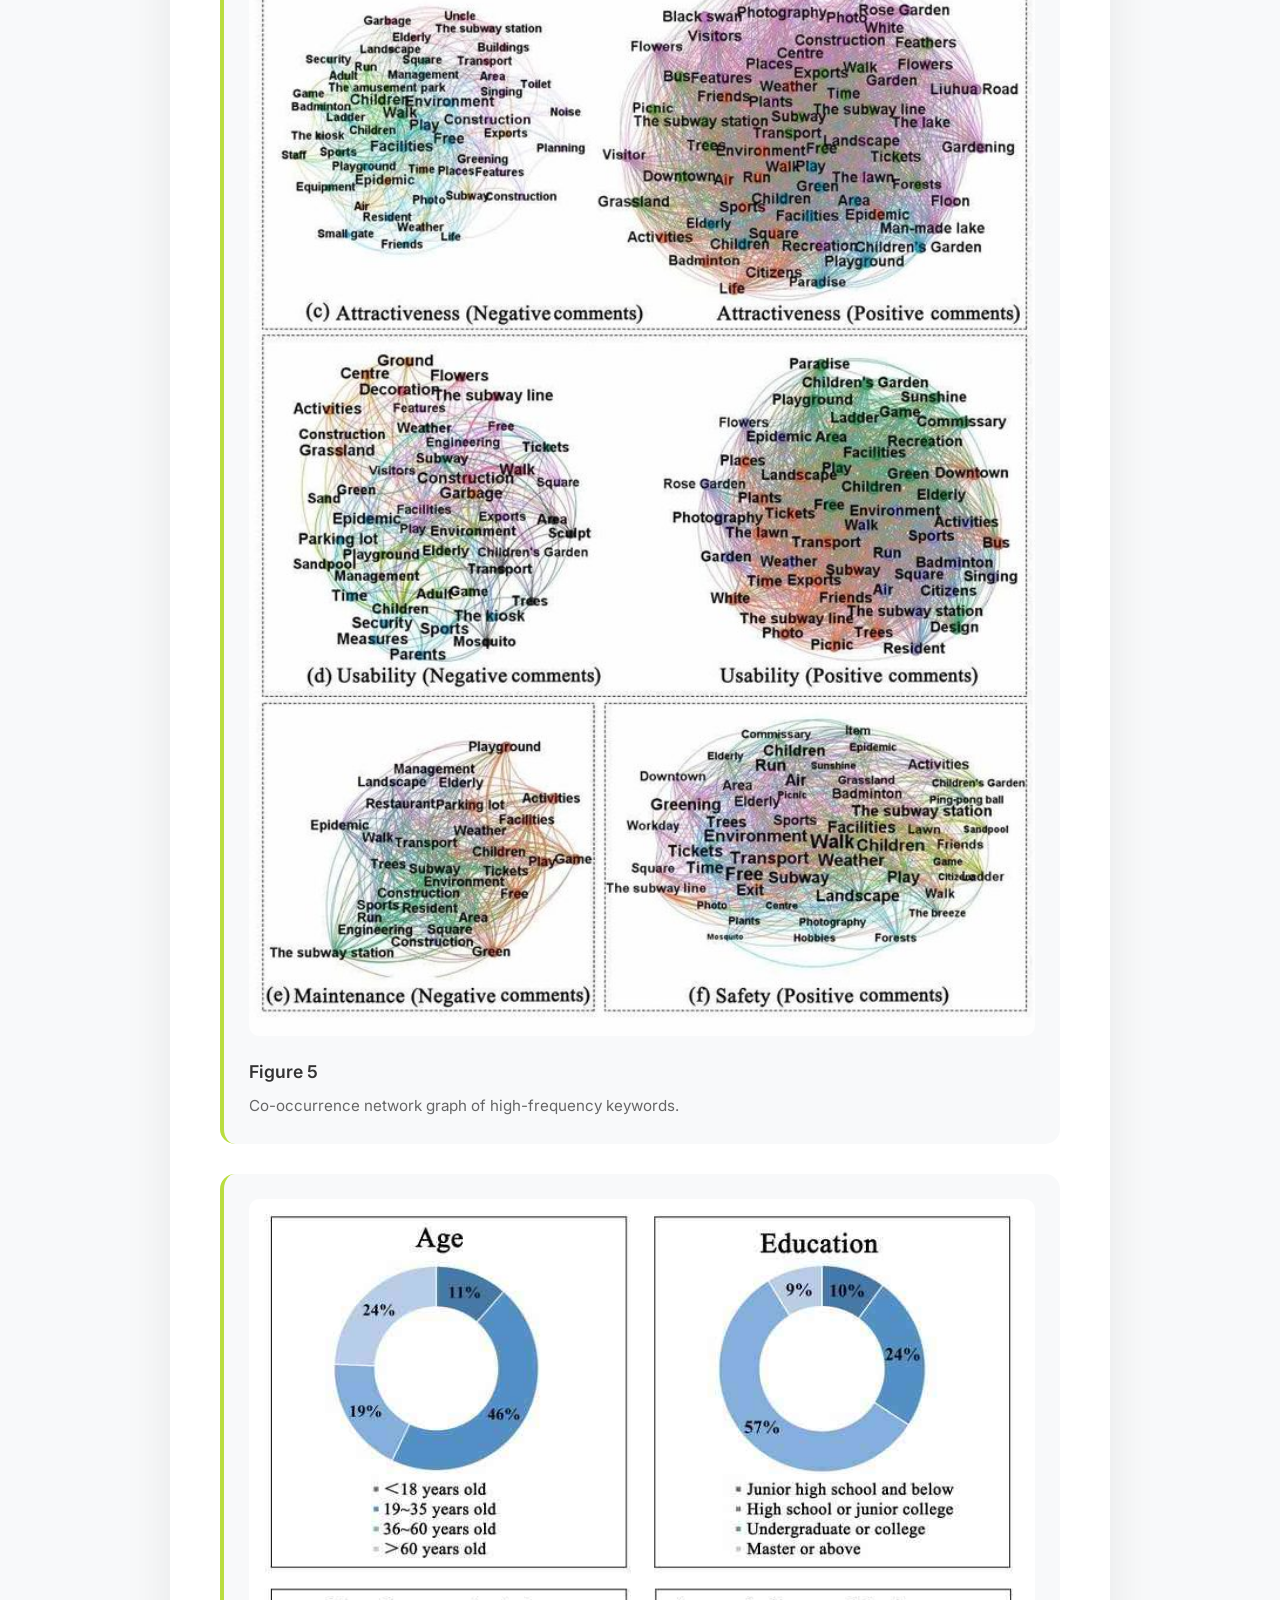
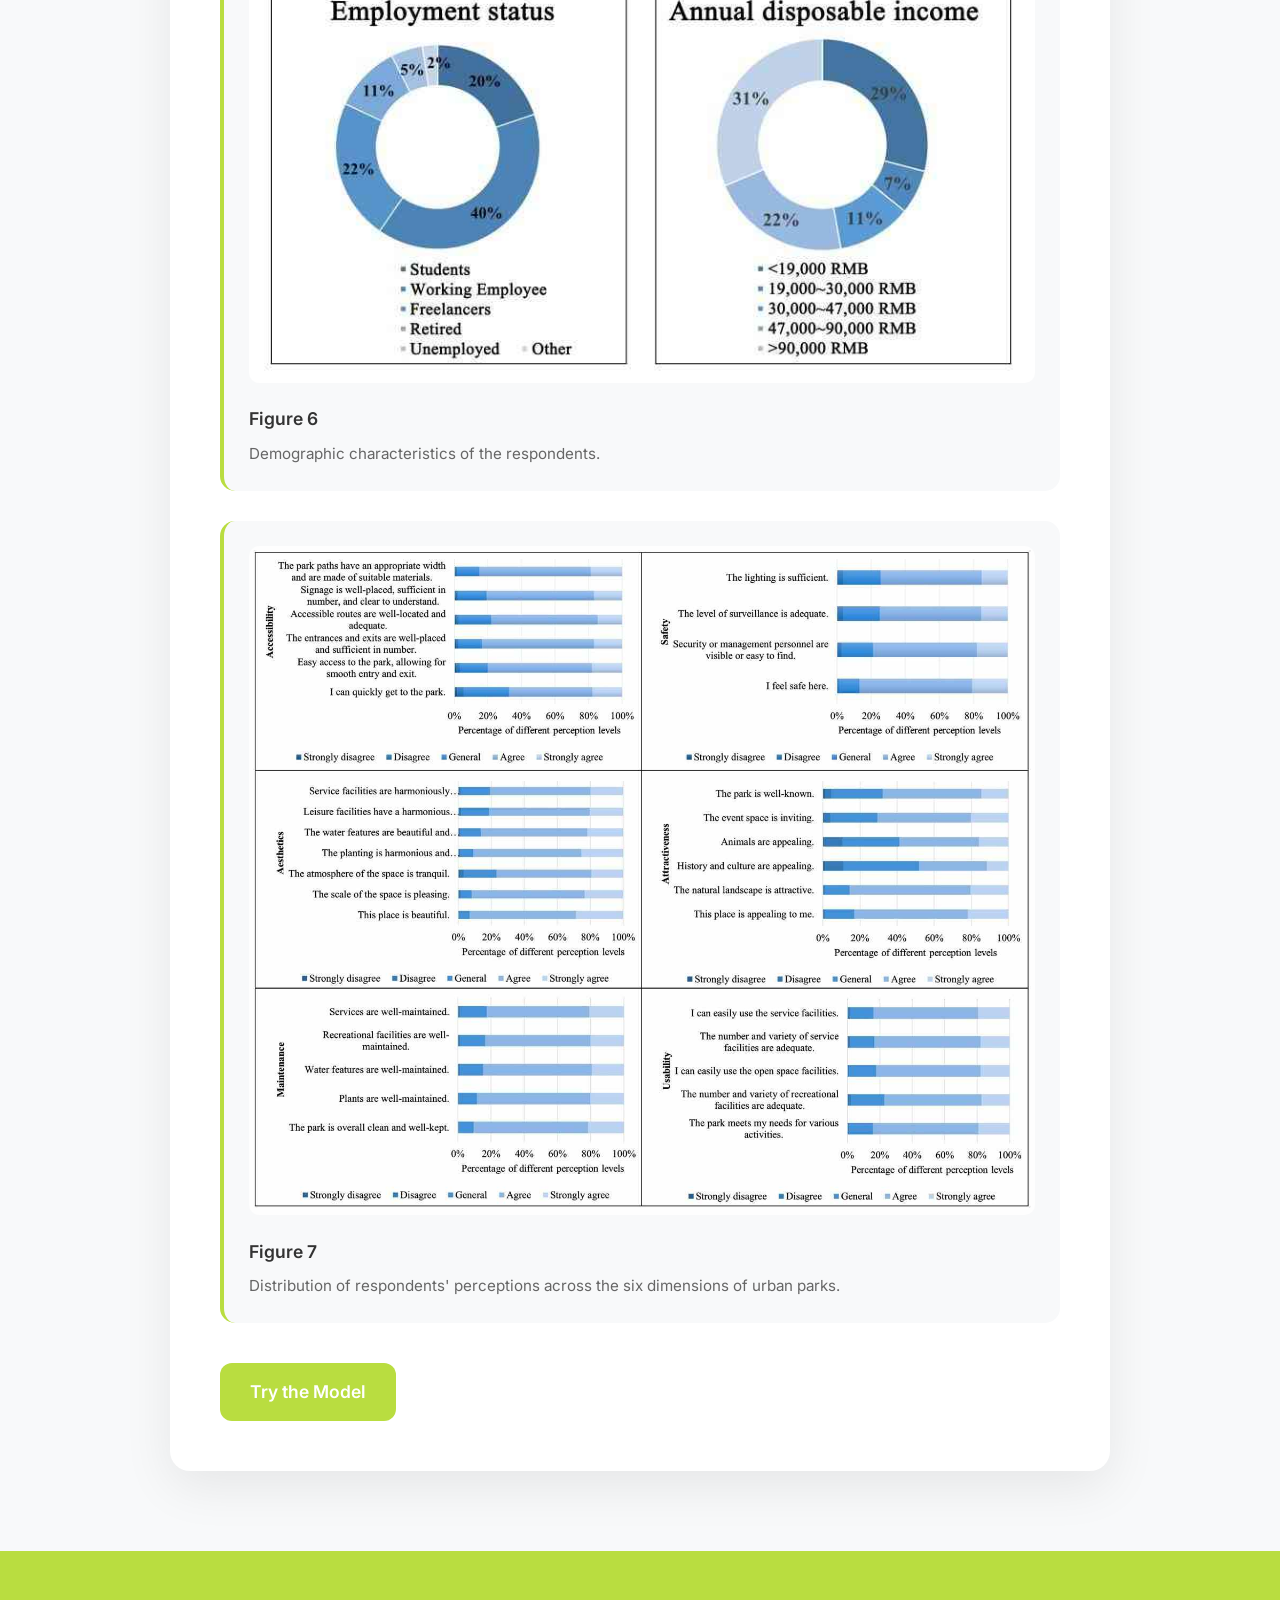
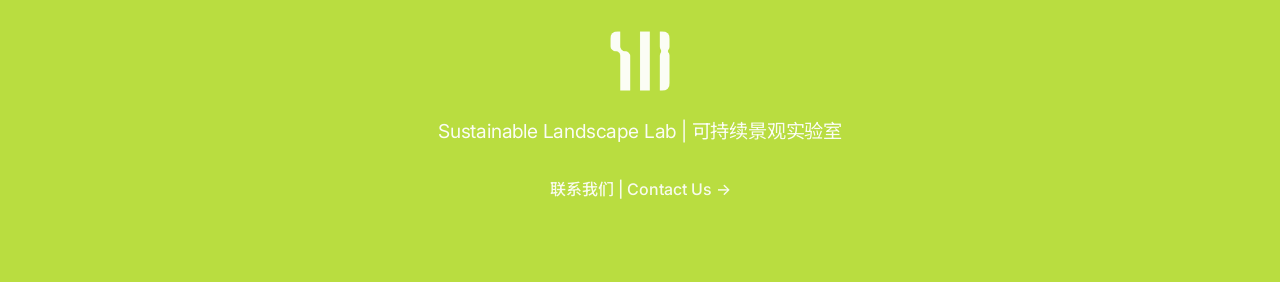
<file: projects/urban-perception/paper-detail-4.html>
<!DOCTYPE html>
<html lang="zh-CN">
<head>
    <meta charset="UTF-8">
    <meta name="viewport" content="width=device-width, initial-scale=1.0">
    <title>Paper Detail - Social Media Analysis 3 | Sustainable Landscape Lab</title>
    <link href="https://fonts.googleapis.com/css2?family=Inter:wght@300;400;500;600;700&family=Noto+Sans+SC:wght@300;400;500;600;700&display=swap" rel="stylesheet">
    <style>
        * {
            margin: 0;
            padding: 0;
            box-sizing: border-box;
        }

        .figure-image {
            width: 100%;
            height: auto;
            border-radius: 10px;
            margin-bottom: 15px;
            object-fit: cover;
        }

        body {
            font-family: 'Inter', 'Noto Sans SC', -apple-system, BlinkMacSystemFont, 'Segoe UI', sans-serif;
            background-color: #f8f9fa;
            line-height: 1.6;
            color: #333;
        }

        /* Header Styles */
        .header {
            background: white;
            box-shadow: 0 2px 15px rgba(0,0,0,0.08);
            position: sticky;
            top: 0;
            z-index: 1000;
        }

        .nav-container {
            max-width: 1400px;
            margin: 0 auto;
            display: flex;
            align-items: center;
            justify-content: space-between;
            padding: 15px 30px;
        }

        .logo {
            display: flex;
            align-items: center;
            gap: 15px;
            text-decoration: none;
            color: #333;
        }

        .logo-image {
            height: 60px;
            width: auto;
            border-radius: 6px;
            object-fit: contain;
        }

        .logo-text {
            font-size: 18px;
            font-weight: 600;
            color: #333;
            letter-spacing: -0.02em;
        }

        .back-button {
            background: rgb(185, 221, 64);
            color: white;
            padding: 10px 20px;
            border-radius: 8px;
            text-decoration: none;
            font-size: 14px;
            font-weight: 500;
            transition: all 0.3s ease;
        }

        .back-button:hover {
            background: rgb(165, 201, 44);
            transform: translateY(-2px);
        }

        /* Main Content */
        .main-content {
            max-width: 1000px;
            margin: 50px auto;
            padding: 0 30px;
        }

        .paper-hero {
            background: white;
            border-radius: 20px;
            overflow: hidden;
            box-shadow: 0 15px 50px rgba(0,0,0,0.08);
            margin-bottom: 40px;
        }

        .paper-image {
            width: 100%;
            height: 400px;
            object-fit: cover;
        }

        .paper-content {
            padding: 50px;
        }

        .paper-title {
            font-size: 2.2rem;
            color: #333;
            margin-bottom: 20px;
            font-weight: 600;
            line-height: 1.3;
            letter-spacing: -0.02em;
        }

        .paper-meta {
            margin-bottom: 30px;
        }

        .paper-authors {
            color: #666;
            font-size: 1.1rem;
            margin-bottom: 10px;
            font-weight: 500;
        }

        .paper-journal {
            color: rgb(165, 201, 44);
            font-size: 1.1rem;
            font-weight: 500;
            font-style: italic;
        }

        .paper-abstract {
            color: #555;
            font-size: 1.1rem;
            line-height: 1.8;
            margin-bottom: 30px;
        }

        .paper-keywords {
            display: flex;
            flex-wrap: wrap;
            gap: 12px;
            margin-bottom: 40px;
            padding-top: 10px;
        }

        .keyword {
            background: rgba(185, 221, 64, 0.1);
            color: rgb(165, 201, 44);
            padding: 8px 16px;
            border-radius: 20px;
            font-size: 0.9rem;
            font-weight: 500;
        }

        .try-model-button {
            background: rgb(185, 221, 64);
            color: white;
            padding: 15px 30px;
            border: none;
            border-radius: 12px;
            font-size: 1.1rem;
            font-weight: 600;
            cursor: pointer;
            transition: all 0.3s ease;
            text-decoration: none;
            display: inline-block;
        }

        .try-model-button:hover {
            background: rgb(165, 201, 44);
            transform: translateY(-3px);
            box-shadow: 0 8px 25px rgba(185, 221, 64, 0.3);
        }

        /* Footer */
        .footer {
            background: rgb(185, 221, 64);
            color: white;
            text-align: center;
            padding: 80px 30px;
            margin-top: 80px;
        }

        .footer-logo {
            display: flex;
            justify-content: center;
            align-items: center;
            gap: 20px;
            margin-bottom: 25px;
        }

        .footer-logo-image {
            height: 60px;
            width: auto;
            border-radius: 8px;
            object-fit: contain;
            opacity: 0.95;
        }

        .footer-text {
            font-size: 1.2rem;
            font-weight: 400;
            opacity: 0.95;
            letter-spacing: -0.01em;
        }

        /* Mobile Responsive */
        @media (max-width: 768px) {
            .paper-content {
                padding: 30px;
            }

            .paper-title {
                font-size: 1.8rem;
            }

            .main-content {
                padding: 0 20px;
            }
        }
    </style>
</head>
<body>
    <!-- Header -->
    <header class="header">
        <div class="nav-container">
            <a href="index.html" class="logo">
                <img src="assets/logo.png" alt="SLA Logo" class="logo-image">
            </a>
            <a href="text-analysis.html" class="back-button">← 返回分析页面</a>
        </div>
    </header>

    <!-- Main Content -->
    <main class="main-content">
        <div class="paper-hero">
            <div class="paper-content">
                <h1 class="paper-title">How to quantify multidimensional perception of urban parks? Integrating deep learning-based social media data analysis with questionnaire survey methods</h1>
                
                <div class="paper-meta">
                    <div class="paper-authors">Wenwen Huang, Xukai Zhao, Guangsi Lin*, Zhifang Wang, and Mengyun Chen</div>
                    <div class="paper-authors">黄雯雯 赵旭凯 林广思* 王志芳 陈梦芸</div>
                    <div class="paper-journal">Urban Forestry & Urban Greening (2025) (JCR Q1, IF=6.7)</div>
                </div>

                <div class="paper-abstract">
                    <p>Urban parks are places where people regularly connect with nature and each other. Quantifying perceptions of urban parks presents significant changes. Recently, social media data has been increasingly used for studying landscape perceptions, preferences, and management. With the advent of deep learning techniques, the performance of NLP tasks has seen considerable improvement. We posed research questions at the methodological level: How could deep learning-based NLP methods be constructed to assess the multidimensional perception (MDP) of urban parks? How could the assessment performance of this method be validated? In this study, we constructed an MDP of urban parks assessment model based on ERNIE and subsequently conducted a questionnaire survey. By comparing the differences and similarities between the two data sets, we verified the model's assessment performance and proposed the application potential of deep learning-based methods. The findings indicated: (1) our model effectively obtained and assessed sentiment information from online reviews about park accessibility, safety, aesthetics, attractiveness, maintenance, and usability with an accuracy rate exceeding 80%. (2) The questionnaire survey data confirmed the model's high efficacy, showing consistency in accessibility, aesthetics, and maintenance, but inconsistency in attractiveness and usability due to differences in data expression and timeliness. (3)Deep learning-based NLP methods significantly enhanced sentiment analysis of social media data, showing great potential for practical applications. The results could enhance the performance of sentiment analysis on social media data, serving as a decision-aid tool for park managers and policymakers, and providing valuable insights and guidance for park construction and management.</p>
                </div>

                <div class="paper-keywords">
                    <span class="keyword">Multidimensional Perception</span>
                    <span class="keyword">Urban Parks</span>
                    <span class="keyword">Deep Learning</span>
                    <span class="keyword">Social Media Analysis</span>
                    <span class="keyword">Survey Methods</span>
                </div>

                <div class="figures-section" style="margin: 40px 0;">
                    <h3 style="font-size: 1.5rem; color: #333; margin-bottom: 30px; font-weight: 600;">主要图表 | Main Figures and Tables</h3>
                    
                    <div class="figures-grid" style="display: grid; gap: 30px;">
                        
                        <div class="figure-item" style="background: #f8f9fa; border-radius: 15px; padding: 25px; border-left: 4px solid rgb(185, 221, 64);">
                            <img src="assets/paper4/1.jpg" class="figure-image">  <h4 style="color: #333; font-size: 1.1rem; font-weight: 600; margin-bottom: 8px;">Figure 1</h4>
                            <p style="color: #666; font-size: 0.95rem; line-height: 1.6;">Locations and photos of four case parks in Guangzhou, China.</p>
                        </div>

                        <div class="figure-item" style="background: #f8f9fa; border-radius: 15px; padding: 25px; border-left: 4px solid rgb(185, 221, 64);">
                            <img src="assets/paper4/2.jpg" class="figure-image"> <h4 style="color: #333; font-size: 1.1rem; font-weight: 600; margin-bottom: 8px;">Figure 2</h4>
                            <p style="color: #666; font-size: 0.95rem; line-height: 1.6;">Sequential mixed-methods design.</p>
                        </div>

                        <div class="figure-item" style="background: #f8f9fa; border-radius: 15px; padding: 25px; border-left: 4px solid rgb(185, 221, 64);">
                            <img src="assets/paper4/3.jpg" class="figure-image"> <h4 style="color: #333; font-size: 1.1rem; font-weight: 600; margin-bottom: 8px;">Figure 3</h4>
                            <p style="color: #666; font-size: 0.95rem; line-height: 1.6;">Modeling the MDP of urban parks assessment model using deep learning-based NLP methods.</p>
                        </div>
                        
                        <div class="figure-item" style="background: #f8f9fa; border-radius: 15px; padding: 25px; border-left: 4px solid rgb(185, 221, 64);">
                            <img src="assets/paper4/4.jpg" class="figure-image">  <h4 style="color: #333; font-size: 1.1rem; font-weight: 600; margin-bottom: 8px;">Figure 4</h4>
                            <p style="color: #666; font-size: 0.95rem; line-height: 1.6;">Manually annotating each comment (ground truth) with a label.</p>
                        </div>

                        <div class="figure-item" style="background: #f8f9fa; border-radius: 15px; padding: 25px; border-left: 4px solid rgb(185, 221, 64);">
                            <img src="assets/paper4/5.jpg" class="figure-image"> <h4 style="color: #333; font-size: 1.1rem; font-weight: 600; margin-bottom: 8px;">Figure 5</h4>
                            <p style="color: #666; font-size: 0.95rem; line-height: 1.6;">Co-occurrence network graph of high-frequency keywords.</p>
                        </div>

                        <div class="figure-item" style="background: #f8f9fa; border-radius: 15px; padding: 25px; border-left: 4px solid rgb(185, 221, 64);">
                            <img src="assets/paper4/6.jpg" class="figure-image"> <h4 style="color: #333; font-size: 1.1rem; font-weight: 600; margin-bottom: 8px;">Figure 6</h4>
                            <p style="color: #666; font-size: 0.95rem; line-height: 1.6;">Demographic characteristics of the respondents.</p>
                        </div>
                        
                        <div class="figure-item" style="background: #f8f9fa; border-radius: 15px; padding: 25px; border-left: 4px solid rgb(185, 221, 64);">
                            <img src="assets/paper4/7.jpg" class="figure-image">  <h4 style="color: #333; font-size: 1.1rem; font-weight: 600; margin-bottom: 8px;">Figure 7</h4>
                            <p style="color: #666; font-size: 0.95rem; line-height: 1.6;">Distribution of respondents' perceptions across the six dimensions of urban parks.</p>
                        </div>


                        </div>
                </div>
                
                <a href="text-analysis.html#trySection" class="try-model-button">Try the Model</a>
            </div>
        </div>
    </main>

    <!-- Footer -->
    <footer class="footer">
        <div class="footer-logo">
            <img src="assets/logo-White.png" alt="SLA Logo" class="footer-logo-image">
        </div>
        <div class="footer-text">
            Sustainable Landscape Lab | 可持续景观实验室
        </div>
        <div style="margin-top: 30px;">
            <a href="https://sla-lab.com/contact/" target="_blank" style="color: white; text-decoration: none; font-size: 1rem; font-weight: 500; opacity: 0.9; transition: opacity 0.3s ease;" onmouseover="this.style.opacity='1'" onmouseout="this.style.opacity='0.9'">
                联系我们 | Contact Us →
            </a>
        </div>
    </footer>
</body>
</html>
</file>
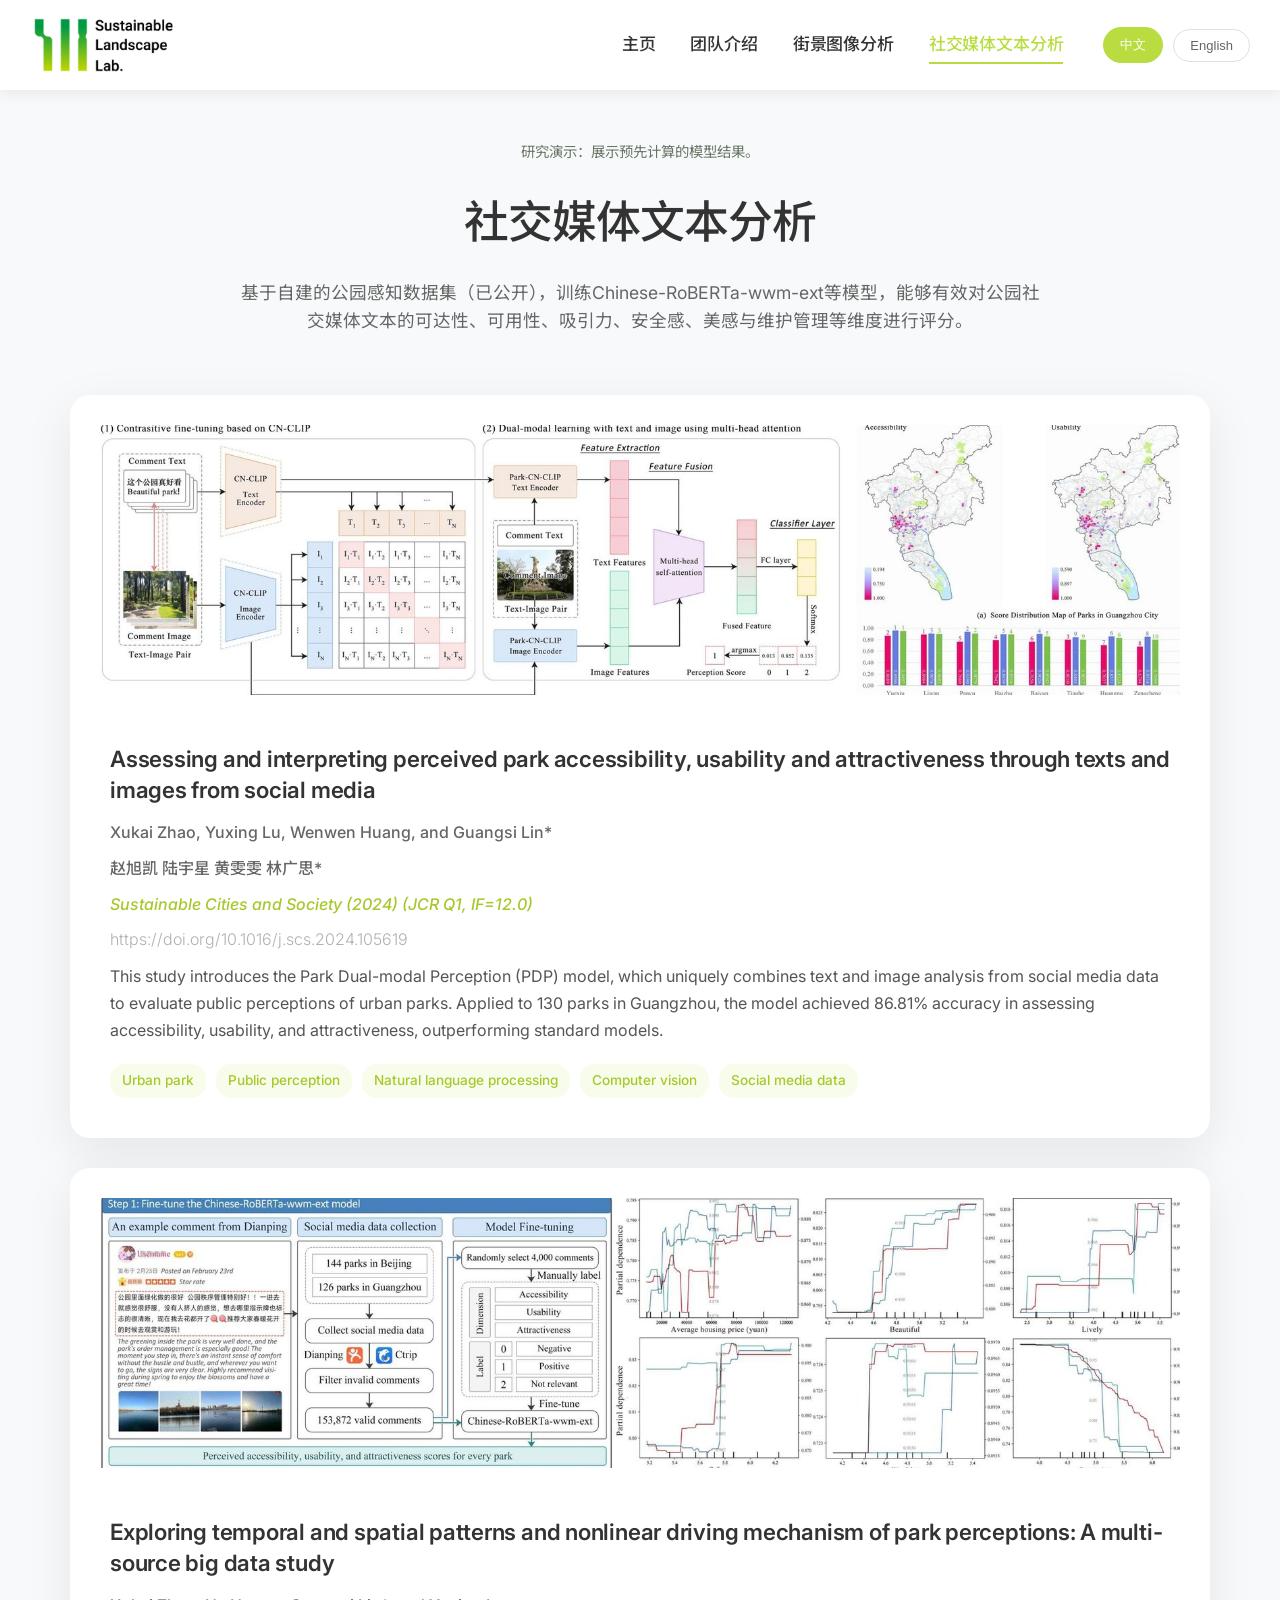
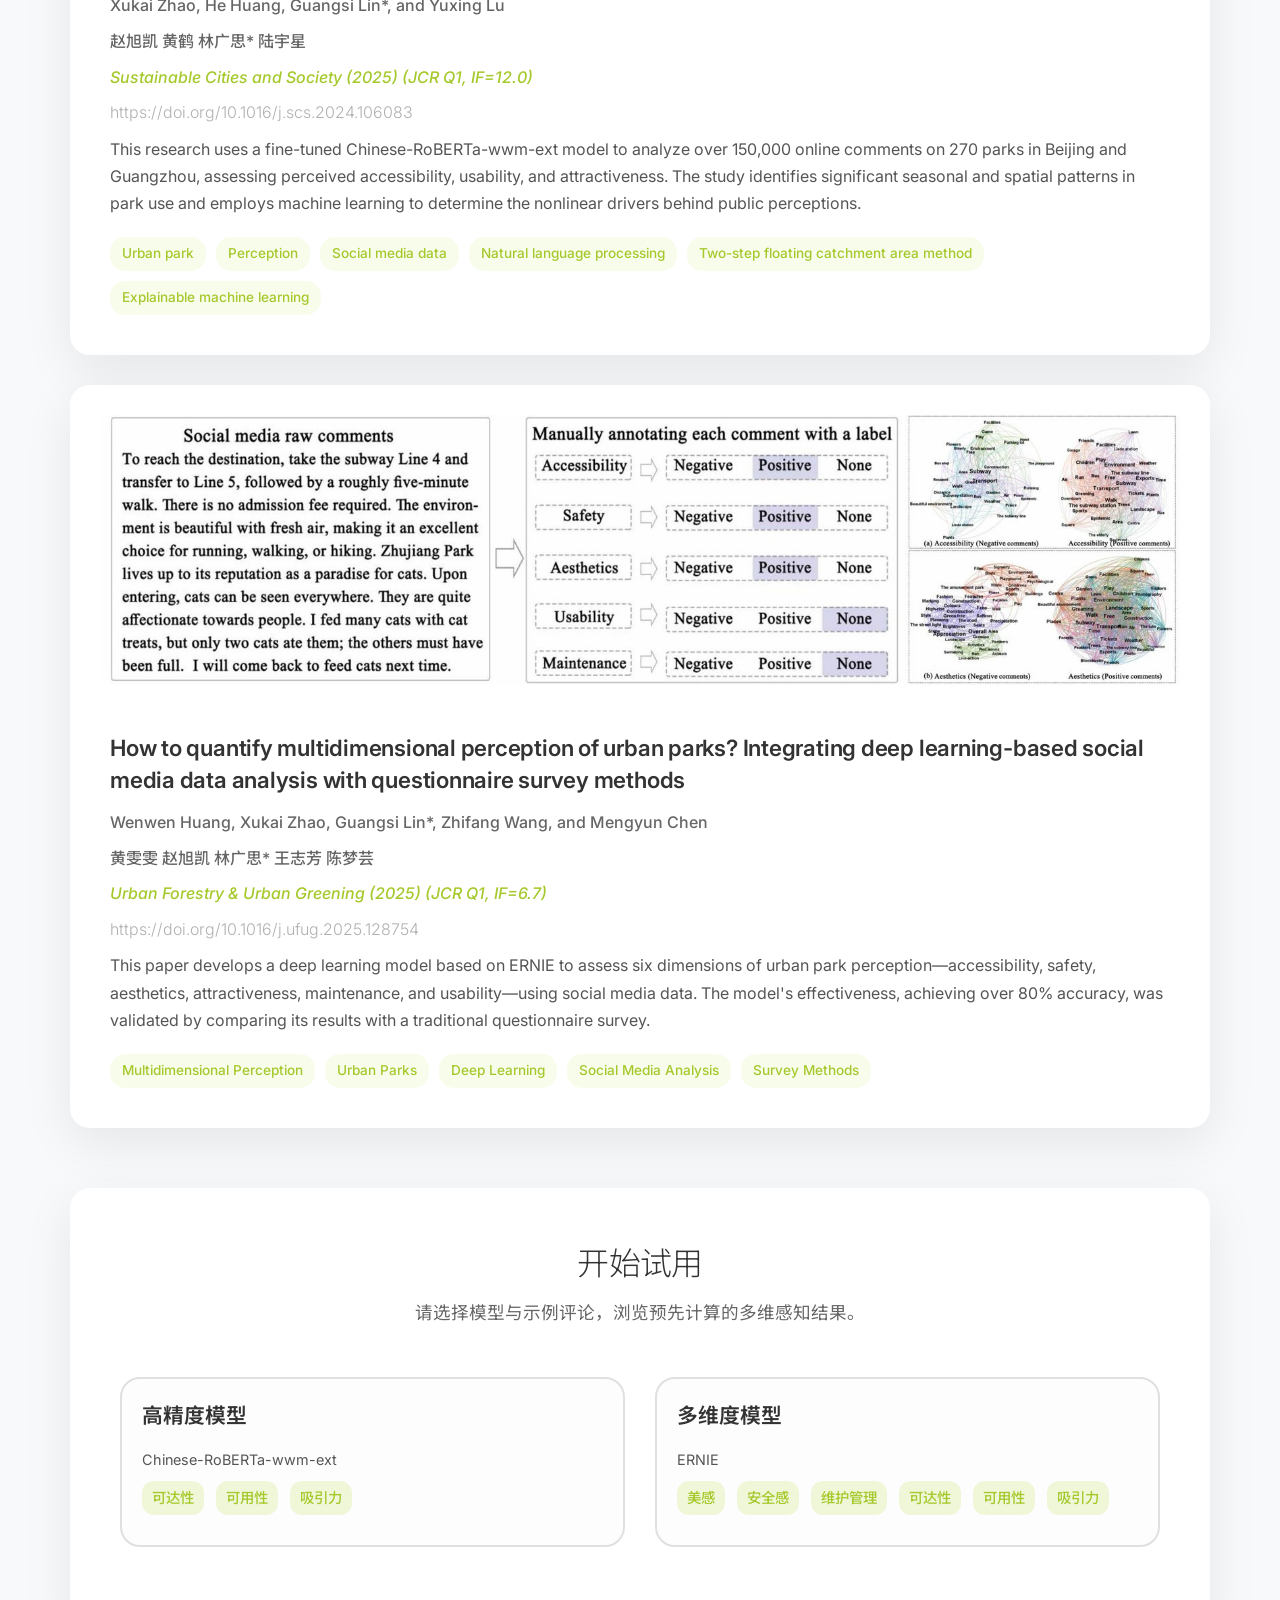
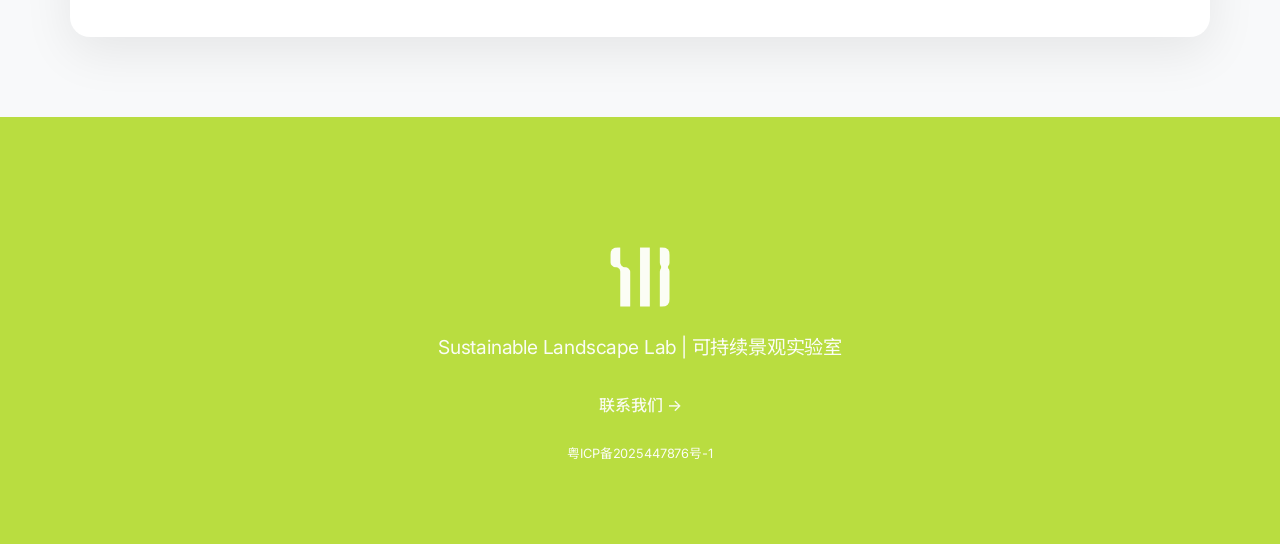
<file: projects/urban-perception/text-analysis.html>
<!DOCTYPE html>
<html lang="zh-CN">
<head>
    <meta charset="UTF-8">
    <meta name="viewport" content="width=device-width, initial-scale=1.0">
    <title>Social Media Texts Analysis | 社交媒体文本分析 - Sustainable Landscape Lab</title>
    <link href="https://fonts.googleapis.com/css2?family=Inter:wght@300;400;500;600;700&family=Noto+Sans+SC:wght@300;400;500;600;700&display=swap" rel="stylesheet">
    <style>
        * {
            margin: 0;
            padding: 0;
            box-sizing: border-box;
        }

        body {
            font-family: 'Inter', 'Noto Sans SC', -apple-system, BlinkMacSystemFont, 'Segoe UI', sans-serif;
            background-color: #f8f9fa;
            line-height: 1.6;
            color: #333;
        }

        /* Header Styles */
        .header {
            background: white;
            box-shadow: 0 2px 15px rgba(0,0,0,0.08);
            position: sticky;
            top: 0;
            z-index: 1000;
        }

        .nav-container {
            max-width: 1400px;
            margin: 0 auto;
            display: flex;
            align-items: center;
            justify-content: space-between;
            padding: 15px 30px;
        }

        .logo {
            display: flex;
            align-items: center;
            gap: 15px;
            text-decoration: none;
            color: #333;
        }

        .logo-image {
            height: 60px;
            width: auto;
            border-radius: 6px;
            object-fit: contain;
        }

        .logo-text {
            font-size: 18px;
            font-weight: 600;
            color: #333;
            letter-spacing: -0.02em;
        }

        .nav-menu {
            display: flex;
            list-style: none;
            gap: 35px;
            align-items: center;
        }

        .nav-item {
            position: relative;
        }

        .nav-link {
            text-decoration: none;
            color: #333;
            font-size: 17px;
            font-weight: 500;
            transition: all 0.3s ease;
            padding: 10px 0;
            position: relative;
            letter-spacing: -0.01em;
        }

        .nav-link:hover {
            color: rgb(185, 221, 64);
        }

        .nav-link.active {
            color: rgb(185, 221, 64);
        }

        .nav-link.active::after {
            content: '';
            position: absolute;
            bottom: 0;
            left: 0;
            right: 0;
            height: 2px;
            background: rgb(185, 221, 64);
        }

        /* Language Switcher */
        .language-switcher {
            display: flex;
            align-items: center;
            gap: 10px;
            margin-left: 20px;
        }

        .lang-button {
            padding: 8px 16px;
            border: 1px solid #e0e0e0;
            background: white;
            color: #666;
            border-radius: 20px;
            font-size: 13px;
            font-weight: 500;
            cursor: pointer;
            transition: all 0.3s ease;
            min-width: 60px;
        }

        .lang-button.active {
            border-color: rgb(185, 221, 64);
            background: rgb(185, 221, 64);
            color: white;
        }

        .lang-button:hover {
            border-color: rgb(185, 221, 64);
        }

        /* Hide/Show content based on language */
        .lang-content {
            display: none;
        }

        .lang-content.active {
            display: block;
        }

        .lang-inline {
            display: none;
        }

        .lang-inline.active {
            display: inline;
        }

        /* Main Content */
        .main-content {
            max-width: 1200px;
            margin: 50px auto;
            padding: 0 30px;
        }

        .page-header {
            text-align: center;
            margin-bottom: 60px;
        }

        .page-title {
            font-size: 2.8rem;
            color: #333;
            margin-bottom: 20px;
            font-weight: 500;
            letter-spacing: -0.02em;
        }

        .page-subtitle {
            color: #666;
            font-size: 1.1rem;
            line-height: 1.6;
            max-width: 800px;
            margin: 0 auto;
        }

        /* Research Papers Section */
        .research-section {
            margin-bottom: 80px;
        }

        .section-title {
            font-size: 2.2rem;
            color: #333;
            text-align: center;
            margin-bottom: 50px;
            font-weight: 300;
            letter-spacing: -0.02em;
        }

        .papers-grid {
            display: grid;
            gap: 30px;
        }

        .paper-card {
            background: white;
            border-radius: 20px;
            overflow: hidden;
            box-shadow: 0 15px 50px rgba(0,0,0,0.08);
            transition: all 0.4s ease;
            cursor: pointer;
            text-decoration: none;
            color: inherit;
            display: block;
        }

        .paper-card:hover {
            transform: translateY(-10px);
            box-shadow: 0 25px 70px rgba(0,0,0,0.15);
        }

        .paper-image {
            width: 100%;
            height: 300px;
            object-fit: cover;
            padding: 30px; 
            padding-bottom: 0px
        }

        .paper-content {
            padding: 40px;
        }

        .paper-title {
            font-size: 1.4rem; /* UNIFIED */
            color: #333;
            margin-bottom: 15px; /* UNIFIED */
            font-weight: 600;
            line-height: 1.4;
            letter-spacing: -0.01em;
        }

        .paper-authors {
            color: #666;
            font-size: 1rem; /* UNIFIED */
            margin-bottom: 10px; /* UNIFIED */
            font-weight: 500;
        }

        .paper-doi {
            color: #b0b0b0;
            font-size: 1rem;
            margin-bottom: 10px;
            font-weight: 300;
        }

        .paper-journal {
            color: rgb(165, 201, 44);
            font-size: 1rem; /* UNIFIED */
            margin-bottom: 10px; /* UNIFIED */
            font-weight: 500;
            font-style: italic;
        }

        .paper-abstract {
            color: #555;
            font-size: 1rem; /* UNIFIED */
            line-height: 1.7; /* UNIFIED */
            margin-bottom: 20px; /* UNIFIED */
        }

        .paper-keywords {
            display: flex;
            flex-wrap: wrap;
            gap: 10px; /* UNIFIED */
        }

        .keyword {
            background: rgba(185, 221, 64, 0.1);
            color: rgb(165, 201, 44);
            padding: 6px 12px; /* UNIFIED */
            border-radius: 15px; /* UNIFIED */
            font-size: 0.85rem; /* UNIFIED */
            font-weight: 500;
        }

        /* --- STYLES FOR UPGRADED 'TRY' SECTION --- */
        .try-section {
            background: white;
            border-radius: 20px;
            padding: 50px;
            box-shadow: 0 15px 50px rgba(0,0,0,0.08);
            margin-top: 60px;
            text-align: left;
        }

        .try-title {
            font-size: 2rem;
            color: #333;
            text-align: center;
            margin-bottom: 10px;
            font-weight: 300; /* UNIFIED */
            letter-spacing: -0.02em;
        }
        
        .try-description {
            color: #666;
            font-size: 1.1rem;
            margin-bottom: 50px;
            line-height: 1.6;
            text-align: center;
            max-width: 800px;
            margin-left: auto;
            margin-right: auto;
        }
        
        .model-selector {
            display: grid;
            grid-template-columns: 1fr 1fr;
            gap: 30px;
            margin-bottom: 40px;
        }

        .model-card {
            padding: 20px;
            border: 2px solid #e0e0e0;
            background-color: #fdfdfd;
            border-radius: 20px;
            cursor: pointer;
            transition: all 0.3s ease;
        }
        
        .model-card:hover {
            transform: translateY(-8px);
            box-shadow: 0 20px 60px rgba(0,0,0,0.12);
            border-color: rgba(185, 221, 64, 0.5);
        }

        .model-card.selected {
            border-color: rgb(185, 221, 64);
            background-color: rgba(185, 221, 64, 0.05);
            box-shadow: 0 12px 40px rgba(185, 221, 64, 0.2);
            transform: translateY(-5px);
        }

        .model-title {
            font-weight: 600;
            font-size: 1.3rem;
            margin-bottom: 15px;
            display: block;
            color: #333;
        }
        .model-dimensions {
            font-size: 0.9rem;
            color: #555;
            line-height: 1.8;
            margin-top: 8px;
            
        }
        .model-dimensions .dim-item {
            display: inline-block;
            background: rgba(185, 221, 64, 0.2);
            color: rgb(165, 201, 44);
            padding: 4px 10px;
            border-radius: 12px;
            margin-top: 8px;
            margin-right: 8px;
            margin-bottom: 10px;
            font-weight: 500;
            
        }
        
        #commentSelectionInterface { display: none; margin-top: 40px; }
        
        .step-title {
            font-weight: 500;
            margin-bottom: 20px;
            text-align: center;
            color: rgb(165, 201, 44);
        }

        .comment-option {
            padding: 20px;
            background: white; /* UPDATED */
            border: 2px solid #e0e0e0;
            border-radius: 15px;
            cursor: pointer;
            transition: all 0.3s ease;
            font-size: 0.95rem;
            line-height: 1.7;
            margin-bottom: 15px;
            box-shadow: 0 4px 15px rgba(0,0,0,0.05); /* ADDED */
        }
        
        .comment-option:hover {
            border-color: rgba(185, 221, 64, 0.8); /* UPDATED */
            transform: translateY(-5px); /* UPDATED */
            box-shadow: 0 8px 25px rgba(0,0,0,0.1); /* ADDED */
        }

        .comment-option.selected {
            border-color: rgb(185, 221, 64);
            background-color: rgba(185, 221, 64, 0.1);
            transform: translateY(-5px); /* UPDATED */
        }

        #analysisProgress { text-align: center; margin: 40px 0; display: none; }
        #analysisProgress .spinner {
            font-size: 3rem;
            margin-bottom: 20px;
            animation: spin 1.5s linear infinite;
        }
        @keyframes spin {
            0% { transform: rotate(0deg); }
            100% { transform: rotate(360deg); }
        }
        
        #textResultsSection { display: none; margin-top: 40px; }
        
        .selected-comment-display {
            background: #f8f9fa;
            padding: 25px;
            border-radius: 15px;
            margin-bottom: 40px;
            border-left: 5px solid rgb(185, 221, 64);
            color: #333;
            font-size: 1.05rem;
        }
        #selectedCommentText {
            text-indent: 2em;
        }

        .dimension-result-card {
            background: white;
            padding: 20px 25px;
            border-radius: 15px;
            margin-bottom: 15px;
            box-shadow: 0 5px 25px rgba(0,0,0,0.06);
            border: 1px solid #f0f0f0;
        }
        .dimension-title { font-weight: 600; font-size: 1.1rem; margin-bottom: 20px; color: #333; }
        .prob-bar-container {
            display: flex;
            align-items: center;
            margin-bottom: 10px;
            padding: 10px;
            border: 2px solid transparent;
            border-radius: 10px;
            transition: all 0.3s ease;
        }
        .prob-label { min-width: 120px; font-size: 0.9rem; color: #555; font-weight: 500;}
        .prob-progress { flex: 1; height: 18px; background: #e9ecef; border-radius: 9px; overflow: hidden; }
        .prob-fill { height: 100%; transition: width 0.8s ease; }
        .prob-value { min-width: 60px; text-align: right; font-weight: 600; font-size: 0.9rem; margin-left: 20px;}
        
        /* === UPDATED COLOR PALETTE === */
        .prob-fill-pos { background: rgb(165, 201, 44); } /* 积极: 沿用主色系 */
        .prob-fill-neg { background: rgb(221, 122, 84); } /* 消极: 替换为和谐的赤陶色 */
        .prob-fill-neu { background: rgb(189, 189, 189); } /* 无关/中性: 替换为更柔和的灰色 */

        .winning-bar {
            border-color: rgba(185, 221, 64, 0.8);
            background-color: rgba(185, 221, 64, 0.08);
        }

        /* === UPDATED BUTTON STYLE === */
        #tryAnotherBtn {
            background: rgb(185, 221, 64);
            color: white;
            padding: 15px 30px;
            border: none;
            border-radius: 12px;
            font-size: 1rem;
            font-weight: 600;
            cursor: pointer;
            transition: all 0.3s ease;
            text-decoration: none;
            display: inline-block;
        }
        #tryAnotherBtn:hover {
            transform: translateY(-2px);
            box-shadow: 0 4px 15px rgba(0,0,0,0.15);
        }


        /* Mobile Responsive */
        @media (max-width: 768px) {
            .nav-menu {
                display: none;
            }
            .page-title {
                font-size: 2.2rem;
            }
            .try-section, .paper-content {
                padding: 30px 20px;
            }
            .main-content {
                padding: 0 20px;
            }
            .model-selector {
                grid-template-columns: 1fr;
            }
        }

        .nav-right {
            display: flex;
            align-items: center;
            gap: 20px;
        }

        /* Footer */
        .footer {
            background: rgb(185, 221, 64);
            color: white;
            text-align: center;
            padding: 80px 30px;
            margin-top: 80px;
        }

        .footer-logo {
            display: flex;
            justify-content: center;
            align-items: center;
            gap: 20px;
            margin-bottom: 25px;
        }

        .footer-logo-image {
            height: 60px;
            width: auto;
            border-radius: 8px;
            object-fit: contain;
            opacity: 0.95;
        }

        .footer-text {
            font-size: 1.2rem;
            font-weight: 400;
            opacity: 0.95;
            letter-spacing: -0.01em;
        }

        .footer-text2 {
            font-size: 0.8rem;
            font-weight: 400;
            opacity: 0.95;
            margin-top: 25px;
            letter-spacing: -0.01em;
        }

        .map-container {
            max-width: 700px; /* Set a maximum width for the map's decorative container */
            width: 90%; /* Ensure it's responsive on smaller screens */
            margin: 0 auto 50px; /* Center the container and add bottom margin */
            border-radius: 15px; /* Add rounded corners */
            overflow: hidden; /* This makes sure the inner map respects the rounded corners */
        }

    </style>
</head>
<body>
    <header class="header">
        <div class="nav-container">
            <a href="index.html" class="logo">
                <img src="assets/logo.png" alt="SLA Logo" class="logo-image">
            </a>
            
            <nav>
                <div class="nav-right">
                    <ul class="nav-menu">
                        <li class="nav-item"><a href="index.html" class="nav-link"><span class="lang-inline active" data-lang="zh">主页</span><span class="lang-inline" data-lang="en">Home</span></a></li>
                        <li class="nav-item"><a href="https://sla-lab.com/" class="nav-link" target="_blank"><span class="lang-inline active" data-lang="zh">团队介绍</span><span class="lang-inline" data-lang="en">Team</span></a></li>
                        <li class="nav-item"><a href="image-analysis.html" class="nav-link"><span class="lang-inline active" data-lang="zh">街景图像分析</span><span class="lang-inline" data-lang="en">Street View Analysis</span></a></li>
                        <li class="nav-item"><a href="text-analysis.html" class="nav-link active"><span class="lang-inline active" data-lang="zh">社交媒体文本分析</span><span class="lang-inline" data-lang="en">Social Media Analysis</span></a></li>
                    </ul>
                    <div class="language-switcher">
                        <button class="lang-button active" data-lang="zh">中文</button>
                        <button class="lang-button" data-lang="en">English</button>
                    </div>
                </div>
            </nav>
        </div>
    </header>

    <main class="main-content">
<p style="text-align:center;color:#687665;font-size:0.9rem;margin:12px 20px 24px;"><span class="lang-inline active" data-lang="zh">研究演示：展示预先计算的模型结果。</span><span class="lang-inline" data-lang="en">Research demo: displays precomputed model results.</span></p>
        <div class="page-header">
            <div class="lang-content active" data-lang="zh">
                <h1 class="page-title">社交媒体文本分析</h1>
                <p class="page-subtitle">
                    基于自建的公园感知数据集（已公开），训练Chinese-RoBERTa-wwm-ext等模型，能够有效对公园社交媒体文本的可达性、可用性、吸引力、安全感、美感与维护管理等维度进行评分。
                </p>
            </div>
            <div class="lang-content" data-lang="en">
                <h1 class="page-title">Social Media Text Analysis</h1>
                <p class="page-subtitle">
                    By training the Chinese-RoBERTa-wwm-ext model on a self-constructed park perception dataset, we can effectively evaluate park-related social media texts across multiple dimensions, including accessibility, usability, attractiveness, safety, aesthetics, and maintenance.
                </p>
            </div>
        </div>

            <div class="papers-grid">
                <a href="paper-detail-2.html" class="paper-card">
                    <img src="assets/SCS1.jpg" alt="Social Media Analysis Research 1" class="paper-image">
                    <div class="paper-content">
                        <h3 class="paper-title">Assessing and interpreting perceived park accessibility, usability and attractiveness through texts and images from social media</h3>
                        <div class="paper-authors">Xukai Zhao, Yuxing Lu, Wenwen Huang, and Guangsi Lin*</div>
                        <div class="paper-authors">赵旭凯 陆宇星 黄雯雯 林广思*</div>
                        <div class="paper-journal">Sustainable Cities and Society (2024) (JCR Q1, IF=12.0)</div>
                        <div class="paper-doi">https://doi.org/10.1016/j.scs.2024.105619</div>
                        <p class="paper-abstract">
                            This study introduces the Park Dual-modal Perception (PDP) model, which uniquely combines text and image analysis from social media data to evaluate public perceptions of urban parks. Applied to 130 parks in Guangzhou, the model achieved 86.81% accuracy in assessing accessibility, usability, and attractiveness, outperforming standard models.
                        </p>
                        <div class="paper-keywords">
                            <span class="keyword">Urban park</span>
                            <span class="keyword">Public perception</span>
                            <span class="keyword">Natural language processing</span>
                            <span class="keyword">Computer vision</span>
                            <span class="keyword">Social media data</span>
                        </div>
                    </div>
                </a>
        
                <a href="paper-detail-3.html" class="paper-card">
                    <img src="assets/SCS2.jpg" alt="Social Media Analysis Research 2" class="paper-image">
                    <div class="paper-content">
                        <h3 class="paper-title">Exploring temporal and spatial patterns and nonlinear driving mechanism of park perceptions: A multi-source big data study</h3>
                        <div class="paper-authors">Xukai Zhao, He Huang, Guangsi Lin*, and Yuxing Lu</div>
                        <div class="paper-authors">赵旭凯 黄鹤 林广思* 陆宇星</div>
                        <div class="paper-journal">Sustainable Cities and Society (2025) (JCR Q1, IF=12.0)</div>
                        <div class="paper-doi">https://doi.org/10.1016/j.scs.2024.106083</div>
                        <p class="paper-abstract">
                            This research uses a fine-tuned Chinese-RoBERTa-wwm-ext model to analyze over 150,000 online comments on 270 parks in Beijing and Guangzhou, assessing perceived accessibility, usability, and attractiveness. The study identifies significant seasonal and spatial patterns in park use and employs machine learning to determine the nonlinear drivers behind public perceptions.
                        </p>
                        <div class="paper-keywords">
                            <span class="keyword">Urban park</span>
                            <span class="keyword">Perception</span>
                            <span class="keyword">Social media data</span>
                            <span class="keyword">Natural language processing</span>
                            <span class="keyword">Two-step floating catchment area method</span>
                            <span class="keyword">Explainable machine learning</span>
                        </div>
                    </div>
                </a>

                <a href="paper-detail-4.html" class="paper-card">
                    <img src="assets/UFUG.jpg" alt="Social Media Analysis Research 3" class="paper-image">
                    <div class="paper-content">
                        <h3 class="paper-title">How to quantify multidimensional perception of urban parks? Integrating deep learning-based social media data analysis with questionnaire survey methods</h3>
                        <div class="paper-authors">Wenwen Huang, Xukai Zhao, Guangsi Lin*, Zhifang Wang, and Mengyun Chen</div>
                        <div class="paper-authors">黄雯雯 赵旭凯 林广思* 王志芳 陈梦芸</div>
                        <div class="paper-journal">Urban Forestry & Urban Greening (2025) (JCR Q1, IF=6.7)</div>
                        <div class="paper-doi">https://doi.org/10.1016/j.ufug.2025.128754</div>
                        <p class="paper-abstract">
                            This paper develops a deep learning model based on ERNIE to assess six dimensions of urban park perception—accessibility, safety, aesthetics, attractiveness, maintenance, and usability—using social media data. The model's effectiveness, achieving over 80% accuracy, was validated by comparing its results with a traditional questionnaire survey.
                        </p>
                        <div class="paper-keywords">
                            <span class="keyword">Multidimensional Perception</span>
                            <span class="keyword">Urban Parks</span>
                            <span class="keyword">Deep Learning</span>
                            <span class="keyword">Social Media Analysis</span>
                            <span class="keyword">Survey Methods</span>
                        </div>
                    </div>
                </a>
            </div>

        <section class="try-section" id="trySection">
            <h2 class="try-title">
                <span class="lang-inline active" data-lang="zh">开始试用</span>
                <span class="lang-inline" data-lang="en">Start Trial</span>
            </h2>
            <p class="try-description">
                <span class="lang-inline active" data-lang="zh">请选择模型与示例评论，浏览预先计算的多维感知结果。</span>
                <span class="lang-inline" data-lang="en">Select a model and an example comment to explore precomputed perception results.</span>
            </p>

            <div id="modelSelector" class="model-selector">
                <div class="model-card" data-model="high_accuracy_model">
                    <strong class="model-title">
                        <span class="lang-inline active" data-lang="zh">高精度模型</span><span class="lang-inline" data-lang="en">High-Accuracy Model</span>
                    </strong>
                    <div class="model-dimensions">
                        <span class="lang-inline active" data-lang="zh">Chinese-RoBERTa-wwm-ext</span><span class="lang-inline" data-lang="en">Dimensions:</span><br>
                        <span class="dim-item"><span class="lang-inline active" data-lang="zh">可达性</span><span class="lang-inline" data-lang="en">Accessibility</span></span>
                        <span class="dim-item"><span class="lang-inline active" data-lang="zh">可用性</span><span class="lang-inline" data-lang="en">Usability</span></span>
                        <span class="dim-item"><span class="lang-inline active" data-lang="zh">吸引力</span><span class="lang-inline" data-lang="en">Attractiveness</span></span>
                    </div>
                </div>
                <div class="model-card" data-model="multi_dimension_model">
                    <strong class="model-title">
                        <span class="lang-inline active" data-lang="zh">多维度模型</span><span class="lang-inline" data-lang="en">Multi-Dimension Model</span>
                    </strong>
                    <div class="model-dimensions">
                        <span class="lang-inline active" data-lang="zh">ERNIE</span><span class="lang-inline" data-lang="en">Dimensions:</span><br>
                        <span class="dim-item"><span class="lang-inline active" data-lang="zh">美感</span><span class="lang-inline" data-lang="en">Aesthetics</span></span>
                        <span class="dim-item"><span class="lang-inline active" data-lang="zh">安全感</span><span class="lang-inline" data-lang="en">Safety</span></span>
                        <span class="dim-item"><span class="lang-inline active" data-lang="zh">维护管理</span><span class="lang-inline" data-lang="en">Maintenance</span></span>
                        <span class="dim-item"><span class="lang-inline active" data-lang="zh">可达性</span><span class="lang-inline" data-lang="en">Accessibility</span></span>
                        <span class="dim-item"><span class="lang-inline active" data-lang="zh">可用性</span><span class="lang-inline" data-lang="en">Usability</span></span>
                        <span class="dim-item"><span class="lang-inline active" data-lang="zh">吸引力</span><span class="lang-inline" data-lang="en">Attractiveness</span></span>
                    </div>
                </div>
            </div>

            <div id="commentSelectionInterface">
                 <h3 class="step-title">
                    <span class="lang-inline active" data-lang="zh">第二步：选择一条评论开始分析</span>
                    <span class="lang-inline" data-lang="en">Step 2: Select a Comment to Analyze</span>
                 </h3>
                <div id="commentLoader" style="text-align: center; padding: 40px 20px; display: none;">
                    <div class="spinner" style="font-size: 2.5rem; margin-bottom: 15px; animation: spin 1.5s linear infinite; display: inline-block;">🔄</div>
                    <p style="font-size: 1rem; color: #666;">
                        <span class="lang-inline active" data-lang="zh">正在加载评论...</span>
                        <span class="lang-inline" data-lang="en">Loading comments...</span>
                    </p>
                </div>
                <div id="commentGrid"></div>
            </div>

            <div id="analysisProgress">
                <div class="spinner">🔄</div>
                <h3>
                    <span class="lang-inline active" data-lang="zh">正在分析中...</span>
                    <span class="lang-inline" data-lang="en">Analyzing...</span>
                </h3>
            </div>

            <div id="textResultsSection">
                <div class="selected-comment-display">
                    <p id="selectedCommentText"></p>
                </div>
                <h3 style="margin-bottom: 30px; text-align: center; font-weight: 400; font-size: 1.5rem;">
                    <span class="lang-inline active" data-lang="zh">各维度情感概率分析</span><span class="lang-inline" data-lang="en">Sentiment Probability Analysis by Dimension</span>
                </h3>
                <div id="resultsContainer"></div>
                <div style="text-align: center; margin-top: 40px;">
                    <button id="tryAnotherBtn">
                        <span class="lang-inline active" data-lang="zh">返回重选</span><span class="lang-inline" data-lang="en">Try Another</span>
                    </button>
                </div>
            </div>
        </section>
    </main>

    <footer class="footer">
        
        <div class="map-container">
            <div class="visitor-stats">
                <script type="text/javascript" id="mapmyvisitors" src="https://mapmyvisitors.com/map.js?cl=ffffff&w=a&t=tt&d=fZRic9xGtBdqRs3jIow32BHpqATvQwPpk4mU22gURkU&co=b9dd40&cmo=3acc3a&cmn=ff5353&ct=ffffff"></script>
            </div>
        </div>

        <div class="footer-logo">
            <img src="assets/logo-White.png" alt="SLA Logo" class="footer-logo-image">
        </div>
        <div class="footer-text">
            Sustainable Landscape Lab | 可持续景观实验室
        </div>
        <div style="margin-top: 30px;">
            <a href="https://sla-lab.com/contact/" target="_blank" style="color: white; text-decoration: none; font-size: 1rem; font-weight: 500; opacity: 0.9; transition: opacity 0.3s ease;" onmouseover="this.style.opacity='1'" onmouseout="this.style.opacity='0.9'">
                <span class="lang-inline active" data-lang="zh">联系我们</span><span class="lang-inline" data-lang="en">Contact Us</span> →
            </a>
        </div>
        <div class="footer-text2">
            粤ICP备2025447876号-1
        </div>
    </footer>

<script src="assets/data/text-analysis-data.js"></script>
<script>
    document.addEventListener('DOMContentLoaded', function() {
        // --- LANGUAGE SWITCHING LOGIC (No changes needed here) ---
        const langButtons = document.querySelectorAll('.lang-button');
        const langContents = document.querySelectorAll('.lang-content');
        let currentLang = 'zh';

        function updateLanguageDisplay(selectedLang) {
            const langInlines = document.querySelectorAll('.lang-inline');
            langButtons.forEach(btn => btn.classList.toggle('active', btn.getAttribute('data-lang') === selectedLang));
            langContents.forEach(content => content.classList.toggle('active', content.getAttribute('data-lang') === selectedLang));
            langInlines.forEach(inline => inline.classList.toggle('active', inline.getAttribute('data-lang') === selectedLang));
            currentLang = selectedLang;
            try { localStorage.setItem('preferred-language', selectedLang); } catch (_) {}
        }

        langButtons.forEach(button => {
            button.addEventListener('click', function() {
                const selectedLang = this.getAttribute('data-lang');
                updateLanguageDisplay(selectedLang);
            });
        });

        let savedLang; try { savedLang = localStorage.getItem('preferred-language'); } catch (_) {}
        if (savedLang) {
            updateLanguageDisplay(savedLang);
        } else {
            updateLanguageDisplay('zh');
        }

        // --- TEXT ANALYSIS LOGIC (REVISED) ---
        let allTextData = {};
        let dataLoadingPromise = null; // This will hold the promise for the data fetch
        let currentModelData = [];
        let selectedComment = null;

        const modelSelector = document.getElementById('modelSelector');
        const modelCards = document.querySelectorAll('.model-card');
        const commentSelectionInterface = document.getElementById('commentSelectionInterface');
        const commentLoader = document.getElementById('commentLoader'); // Get the new loader element
        const commentGrid = document.getElementById('commentGrid');
        const analysisProgress = document.getElementById('analysisProgress');
        const textResultsSection = document.getElementById('textResultsSection');
        const selectedCommentText = document.getElementById('selectedCommentText');
        const resultsContainer = document.getElementById('resultsContainer');
        const tryAnotherBtn = document.getElementById('tryAnotherBtn');

        const sentimentLabels = {
            0: { zh: '消极', en: 'Negative', class: 'prob-fill-neg' },
            1: { zh: '积极', en: 'Positive', class: 'prob-fill-pos' },
            2: { zh: '无关/中性', en: 'Irrelevant/Neutral', class: 'prob-fill-neu' }
        };
        
        const dimensionDisplayNames = {
            accessibility: { zh: "可达性", en: "Accessibility" },
            usability: { zh: "可用性", en: "Usability" },
            attractiveness: { zh: "吸引力", en: "Attractiveness" },
            aesthetics: { zh: "美感", en: "Aesthetics" },
            safety: { zh: "安全感", en: "Safety" },
            maintenance: { zh: "维护管理", en: "Maintenance" }
        };

        // Load bundled data before any network fallback (supports file:// and GitHub Pages).
        function loadTextData() {
            dataLoadingPromise = Promise.resolve(window.PERCEPTION_DEMO_TEXT)
                .then(async data => {
                    if (!data) {
                        const response = await fetch('assets/text-analysis-data.json');
                        if (!response.ok) throw new Error('HTTP ' + response.status);
                        data = await response.json();
                    }
                    if (!Array.isArray(data.high_accuracy_model) || !Array.isArray(data.multi_dimension_model)) {
                        throw new Error('Invalid demo dataset');
                    }
                    allTextData = data;
                    return true;
                })
                .catch(error => {
                    console.error('Could not load the bundled examples:', error);
                    modelSelector.innerHTML = `<p style="text-align:center;">
                        <span class="lang-inline" data-lang="zh">示例数据暂时无法读取，请重新打开完整网站目录或刷新页面。</span>
                        <span class="lang-inline" data-lang="en">Examples are unavailable. Please reopen the complete site folder or refresh.</span>
                    </p>`;
                    updateLanguageDisplay(currentLang);
                    return false;
                });
        }

        // The click listener is now an async function
        modelCards.forEach(card => {
            card.addEventListener('click', async () => {
                const modelKey = card.dataset.model;
                
                // 1. Update UI immediately
                modelCards.forEach(c => c.classList.remove('selected'));
                card.classList.add('selected');
                
                commentSelectionInterface.style.display = 'block';
                textResultsSection.style.display = 'none';
                
                // Show loader and hide the grid
                commentLoader.style.display = 'block';
                commentGrid.style.display = 'none';

                commentSelectionInterface.scrollIntoView({ behavior: 'smooth', block: 'center' });

                try {
                    // 2. Wait for the data fetch to complete
                    if (!await dataLoadingPromise) throw new Error('Examples unavailable');
                    
                    // 3. Once data is loaded, proceed
                    currentModelData = allTextData[modelKey] || [];
                    
                    // Hide loader, show grid, and display the comments
                    commentLoader.style.display = 'none';
                    commentGrid.style.display = 'block';
                    displayRandomComments();

                } catch (error) {
                    // This block will run if the data fetch failed
                    console.error("Cannot display comments because data failed to load.", error);
                    commentLoader.style.display = 'none';
                    commentGrid.style.display = 'block';
                    commentGrid.innerHTML = `<p style="color:red; text-align:center;">
                        <span class="lang-inline active" data-lang="zh">无法加载评论，请刷新页面后重试。</span>
                        <span class="lang-inline" data-lang="en">Could not load comments. Please refresh the page and try again.</span>
                    </p>`;
                    updateLanguageDisplay(currentLang);
                }
            });
        });
        
        function displayRandomComments() {
            commentGrid.innerHTML = '';
            if (!currentModelData || currentModelData.length === 0) {
                 commentGrid.innerHTML = `<p style="text-align:center; color:#666;">
                    <span class="lang-inline active" data-lang="zh">此模型暂无示例评论。</span>
                    <span class="lang-inline" data-lang="en">No example comments available for this model.</span>
                 </p>`;
                 updateLanguageDisplay(currentLang);
                 return;
            }
            
            const shuffled = [...currentModelData].sort(() => 0.5 - Math.random());
            const commentsToDisplay = shuffled.slice(0, 5);

            commentsToDisplay.forEach(commentData => {
                const div = document.createElement('div');
                div.className = 'comment-option';
                div.textContent = commentData.comment;
                div.onclick = () => {
                    document.querySelectorAll('.comment-option').forEach(el => el.classList.remove('selected'));
                    div.classList.add('selected');
                    selectedComment = commentData;
                    startAnalysis();
                };
                commentGrid.appendChild(div);
            });
        }
        
        function startAnalysis() {
            commentSelectionInterface.style.display = 'none';
            modelSelector.style.display = 'none';
            analysisProgress.style.display = 'block';
            analysisProgress.scrollIntoView({ behavior: 'smooth', block: 'center' });

            setTimeout(() => {
                analysisProgress.style.display = 'none';
                showResults();
            }, 2000);
        }

        function showResults() {
            if (!selectedComment) return;

            selectedCommentText.textContent = `“${selectedComment.comment}”`;
            resultsContainer.innerHTML = '';

            for (const [dimKey, dimData] of Object.entries(selectedComment.dimensions)) {
                const resultCard = document.createElement('div');
                resultCard.className = 'dimension-result-card';
                
                const dimName = dimensionDisplayNames[dimKey] || { zh: dimKey, en: dimKey };
                let cardHTML = `<h4 class="dimension-title"><span class="lang-inline" data-lang="zh">${dimName.zh}</span><span class="lang-inline" data-lang="en">${dimName.en}</span></h4>`;
                
                Object.keys(sentimentLabels).forEach(key => {
                    const index = parseInt(key, 10);
                    const prob = dimData.probabilities[index];
                    const labelInfo = sentimentLabels[index];
                    const isWinning = index === dimData.score;

                    cardHTML += `
                        <div class="prob-bar-container ${isWinning ? 'winning-bar' : ''}">
                            <span class="prob-label"><span class="lang-inline" data-lang="zh">${labelInfo.zh}</span><span class="lang-inline" data-lang="en">${labelInfo.en}</span></span>
                            <div class="prob-progress">
                                <div class="prob-fill ${labelInfo.class}" style="width: ${prob * 100}%"></div>
                            </div>
                            <span class="prob-value">${(prob * 100).toFixed(1)}%</span>
                        </div>
                    `;
                });
                resultCard.innerHTML = cardHTML;
                resultsContainer.appendChild(resultCard);
            }
            textResultsSection.style.display = 'block';
            updateLanguageDisplay(currentLang);
            textResultsSection.scrollIntoView({ behavior: 'smooth', block: 'start' });
        }
        
        tryAnotherBtn.addEventListener('click', () => {
            modelSelector.style.display = 'grid';
            textResultsSection.style.display = 'none';
            commentSelectionInterface.style.display = 'none';
            document.querySelectorAll('.model-card').forEach(el => el.classList.remove('selected'));
            modelSelector.scrollIntoView({ behavior: 'smooth', block: 'center' });
        });

        // Initialize by starting the data fetch process
        loadTextData();
    });
    </script>
</body>
</html>
</file>
<file: styles.css>
:root{
  --bg:#f2f1ee;
  --surface:#ffffff;
  --ink:#151514;
  --muted:#767471;
  --line:#c5bebe;
  --accent:#e7692a;
  --accent-2:#ff7a41;
  --shadow: 0 18px 50px rgba(21,21,20,.08);
  --shadow-soft: 0 10px 28px rgba(21,21,20,.06);
  --radius: 18px;
  --radius-lg: 26px;
  --container: 1120px;
}

*{ box-sizing:border-box; }
html{ scroll-behavior:smooth; }
body{
  margin:0;
  font-family: ui-sans-serif, system-ui, -apple-system, "Segoe UI", Roboto, "PingFang SC", "Hiragino Sans GB", "Microsoft YaHei", Arial, sans-serif;
  background: var(--bg);
  color: var(--ink);
  line-height: 1.55;
}

a{ color: inherit; text-decoration: none; }
a:hover{ text-decoration: none; }

.skip-link{
  position: absolute;
  left: -9999px;
  top: 12px;
  background: var(--surface);
  padding: 10px 14px;
  border-radius: 12px;
  border: 1px solid var(--line);
  box-shadow: var(--shadow-soft);
  z-index: 9999;
}
.skip-link:focus{ left: 12px; }

.container{
  max-width: var(--container);
  margin: 0 auto;
  padding: 0 22px;
}

.muted{ color: var(--muted); }
.sr-only{
  position:absolute;
  width:1px;
  height:1px;
  padding:0;
  margin:-1px;
  overflow:hidden;
  clip: rect(0, 0, 0, 0);
  border:0;
}

.topbar{
  position: sticky;
  top:0;
  z-index: 50;
  backdrop-filter: blur(10px);
  background: rgba(242,241,238,.72);
  border-bottom: 1px solid rgba(197,190,188,.55);
}
.topbar-inner{
  display:flex;
  align-items:center;
  justify-content: space-between;
  height: 68px;
  gap: 14px;
}

.brand{
  display:flex;
  align-items:center;
  gap: 10px;
  font-weight: 700;
  letter-spacing: .2px;
}
.brand-mark{
  width: 34px;
  height: 34px;
  border-radius: 12px;
  border: 1px solid var(--line);
  background: radial-gradient(circle at 30% 30%, rgba(231,105,42,.35), rgba(231,105,42,0)) , var(--surface);
  box-shadow: var(--shadow-soft);
  display: flex;
  align-items: center;
  justify-content: center;
  position: relative;
  overflow: hidden;
}

.brand-k{
  font-size: 20px;
  font-weight: 400;
  color: var(--accent);
  font-family:  "Georgia", "Segoe UI", Roboto, "Helvetica Neue", Arial, sans-serif;
  letter-spacing: 0;
  padding: 0;
  line-height: 1;
  position: relative;
  /* z-index: 1; */
  background: linear-gradient(135deg, var(--accent) 0%, rgba(231,105,42,.7) 50%);
  -webkit-background-clip: text;
  -webkit-text-fill-color: transparent;
  background-clip: text;
  filter: drop-shadow(0 0 8px rgba(231,105,42,.4));
}

.brand-text{ font-size: 15px; }

.nav{
  display:flex;
  align-items:center;
  gap: 18px;
  font-size: 14px;
}
.nav a{
  padding: 10px 10px;
  border-radius: 999px;
  transition: background .2s ease, transform .2s ease;
}
.nav a:hover{
  background: rgba(255,255,255,.75);
  transform: translateY(-1px);
}
.nav-cta{
  background: var(--accent);
  color: #fff;
  padding: 10px 14px;
  box-shadow: 0 10px 20px rgba(231,105,42,.25);
}
.nav-cta:hover{
  background: var(--accent-2);
}

.nav-toggle{
  display:none;
  width: 44px;
  height: 44px;
  border-radius: 14px;
  border: 1px solid rgba(197,190,188,.75);
  background: rgba(255,255,255,.75);
  box-shadow: var(--shadow-soft);
  padding: 10px;
}
.nav-toggle span{
  display:block;
  height: 2px;
  background: var(--ink);
  border-radius: 2px;
  margin: 5px 0;
}

.hero{
  padding: 64px 0 30px;
  position: relative;
  overflow: hidden;
}
.hero::before{
  content:"";
  position:absolute;
  inset: -240px -160px auto auto;
  width: 520px;
  height: 520px;
  background: radial-gradient(circle at 35% 35%, rgba(231,105,42,.24), rgba(231,105,42,0) 62%);
  pointer-events:none;
}
.hero::after{
  content:"";
  position:absolute;
  inset: auto auto -260px -160px;
  width: 640px;
  height: 640px;
  background: radial-gradient(circle at 40% 40%, rgba(21,21,20,.10), rgba(21,21,20,0) 62%);
  pointer-events:none;
}

.hero-grid{
  display:grid;
  grid-template-columns: 1.08fr .92fr;
  gap: 34px;
  align-items: center;
}

.kicker{
  display:inline-flex;
  align-items:center;
  gap: 10px;
  font-size: 13px;
  letter-spacing: .15em;
  text-transform: uppercase;
  color: var(--muted);
}
.kicker::before{
  content:"";
  width: 10px;
  height: 10px;
  border-radius: 99px;
  background: var(--accent);
  box-shadow: 0 10px 20px rgba(231,105,42,.25);
}

.hero h1{
  margin: 14px 0 10px;
  font-size: clamp(40px, 5vw, 58px);
  line-height: 1.06;
  letter-spacing: -0.02em;
}
.lead{
  margin: 0 0 18px;
  font-size: 16px;
  max-width: 56ch;
}

.hero-actions{
  display:flex;
  flex-wrap: wrap;
  gap: 12px;
  margin: 18px 0 18px;
}

.btn{
  display:inline-flex;
  align-items:center;
  justify-content:center;
  gap: 10px;
  padding: 12px 16px;
  border-radius: 999px;
  font-weight: 650;
  font-size: 14px;
  border: 1px solid rgba(197,190,188,.9);
  background: rgba(255,255,255,.72);
  box-shadow: var(--shadow-soft);
  transition: transform .2s ease, box-shadow .2s ease, background .2s ease, border .2s ease;
}
.btn:hover{
  transform: translateY(-2px);
  box-shadow: var(--shadow);
}
.btn.primary{
  background: var(--accent);
  border-color: rgba(231,105,42,.8);
  color:#fff;
  box-shadow: 0 14px 30px rgba(231,105,42,.28);
}
.btn.primary:hover{
  background: var(--accent-2);
}
.btn.ghost{
  background: rgba(255,255,255,.72);
  transition: all .22s ease;
}

.btn.ghost:hover{
  background: rgba(231,105,42,.12);
  border-color: rgba(231,105,42,.4);
  color: var(--accent);
}

.hero-stats{
  display:flex;
  gap: 12px;
  flex-wrap: wrap;
  margin-top: 14px;
}
.stat{
  flex: 1 1 160px;
  min-width: 150px;
  background: rgba(255,255,255,.72);
  border: 1px solid rgba(197,190,188,.75);
  border-radius: var(--radius);
  padding: 14px 14px 12px;
  box-shadow: var(--shadow-soft);
}
.stat-num{
  font-size: 26px;
  font-weight: 800;
  letter-spacing: -0.02em;
}
.stat-label{
  font-size: 13px;
  color: var(--muted);
  margin-top: 4px;
}

.hero-media{
  position: relative;
  min-height: 420px;
}
.avatar-card{
  background: var(--surface);
  /* border: 1px solid var(--line); */
  border-radius: var(--radius-lg);
  padding: 10px;
  box-shadow: var(--shadow);
  width: min(340px, 100%);
  aspect-ratio: 3 / 4;
  overflow: hidden;
  margin-left: clamp(12px, 2.5vw, 30px);
}
.avatar-card img{
  width: 100%;
  height: 100%;
  display: block;
  object-fit: cover;
  object-position: center;
  border-radius: 22px;
}

.floating-card{
  position:absolute;
  right: 16px;
  bottom: -10px;
  width: min(320px, 84%);
  background: rgba(255,255,255,.85);
  border: 1px solid rgba(197,190,188,.85);
  border-radius: 22px;
  padding: 16px 16px 14px;
  box-shadow: var(--shadow);
  transform: rotate(2deg);
}
.floating-title{
  font-weight: 800;
  margin-bottom: 10px;
}
.floating-row{
  display:flex;
  align-items:center;
  gap: 10px;
  padding: 8px 0;
  border-top: 1px dashed rgba(197,190,188,.75);
  color: var(--muted);
}
.floating-row:first-of-type{ border-top: 0; }
.dot{
  width: 10px;
  height: 10px;
  border-radius: 999px;
  background: var(--accent);
}

.hero-scroll{
  display:flex;
  align-items:center;
  justify-content:center;
  gap: 10px;
  color: var(--muted);
  font-size: 13px;
  margin-top: 34px;
}
.scroll-ring{
  width: 30px;
  height: 30px;
  border-radius: 99px;
  border: 1px solid rgba(197,190,188,.9);
  position: relative;
  background: rgba(255,255,255,.45);
}
.scroll-ring::after{
  content:"";
  position:absolute;
  left: 50%;
  top: 7px;
  width: 6px;
  height: 6px;
  border-radius: 99px;
  background: var(--accent);
  transform: translateX(-50%);
  animation: floatDot 1.3s ease-in-out infinite;
}
@keyframes floatDot{
  0%{ transform: translate(-50%, 0); opacity:.9; }
  70%{ transform: translate(-50%, 12px); opacity:.25; }
  100%{ transform: translate(-50%, 0); opacity:.9; }
}

.section{
  padding: 66px 0;
}

#patents.section,
#skills.section,
#publications.section,
#honors.section{
  padding-top: 40px;
  padding-bottom: 40px;
}

#reviewer.section,
#visitor-stats.section{
  padding-top: 40px;
}
.section.alt{
  background: rgba(255,255,255,.34);
  border-top: 1px solid rgba(197,190,188,.55);
  border-bottom: 1px solid rgba(197,190,188,.55);
}
.section-head{
  display:flex;
  align-items:flex-end;
  justify-content: space-between;
  gap: 22px;
  margin-bottom: 22px;
}
.section-head h2{
  margin:0;
  font-size: 28px;
  letter-spacing: -0.01em;
}
.section-head p{ margin:0; max-width: 60ch; }

.grid-2{
  display:grid;
  grid-template-columns: 1fr 1fr;
  gap: 18px;
}

.skills-grid{
  display:grid;
  grid-template-columns: repeat(3, minmax(0, 1fr));
  gap: 18px;
}

.card{
  background: rgba(255,255,255,.82);
  border: 1px solid rgba(197,190,188,.75);
  border-radius: var(--radius-lg);
  padding: 18px 18px 16px;
  box-shadow: var(--shadow-soft);
}
.card h3{
  margin: 0 0 12px;
  font-size: 18px;
}

/* Collapsible sections */
.collapsible-header{
  cursor: pointer;
  user-select: none;
  display: flex;
  justify-content: space-between;
  align-items: center;
  margin: 0 0 12px;
  font-size: 18px;
  transition: color .2s ease;
}

.collapsible-header:hover{
  color: var(--accent);
}

.collapse-icon{
  font-size: 14px;
  transition: transform .3s ease;
  color: var(--muted);
}

.collapsible-header.collapsed .collapse-icon{
  transform: rotate(-90deg);
}

.collapsible-content{
  position: relative;
  overflow: hidden;
  transition: max-height .4s ease;
}

.collapsible-content::after{
  content: '';
  position: absolute;
  bottom: 0;
  left: 0;
  right: 0;
  height: 60px;
  background: linear-gradient(to bottom, transparent, rgba(255,255,255,.95));
  pointer-events: none;
  opacity: 1;
  transition: opacity .3s ease;
}

.collapsible-content.expanded::after{
  opacity: 0;
}

.collapsible-content.collapsed{
  max-height: 280px; /* Show approximately 3 timeline items */
}

.collapsible-content.expanded{
  max-height: 2000px;
}

.timeline{
  margin:0;
  padding-left: 18px;
}
.timeline li{
  padding: 10px 0;
}
.time{
  color: var(--muted);
  font-size: 13px;
}
.what strong{
  display:block;
  margin-top: 4px;
}
.what span{
  display:block;
  color: var(--muted);
  margin-top: 4px;
}

.pill-grid{
  display:flex;
  flex-wrap: wrap;
  gap: 8px;
}
.pill{
  padding: 7px 12px;
  border-radius: 12px;
  border: 1px solid rgba(197,190,188,.5);
  background: rgba(255,255,255,.6);
  font-size: 13px;
  transition: background .22s ease, border .22s ease, color .22s ease, transform .22s ease, box-shadow .22s ease;
  cursor: default;
}

.pill:hover{
  background: rgba(231,105,42,.12);
  border-color: rgba(231,105,42,.4);
  color: var(--accent);
  transform: translateY(-2px);
  box-shadow: 0 4px 12px rgba(231,105,42,.2);
}
.note{
  margin-top: 14px;
  border-top: 1px dashed rgba(197,190,188,.8);
  padding-top: 12px;
}
.note-title{
  font-weight: 800;
  margin-bottom: 6px;
}

.feature-grid{
  display:grid;
  grid-template-columns: repeat(4, 1fr);
  gap: 14px;
}
.feature{
  background: rgba(255,255,255,.82);
  border: 1px solid rgba(197,190,188,.75);
  border-radius: var(--radius-lg);
  padding: 16px;
  box-shadow: var(--shadow-soft);
  transition: transform .22s ease, box-shadow .22s ease, background .22s ease, border .22s ease;
}
.feature:hover{
  transform: translateY(-4px);
  box-shadow: var(--shadow);
  border-color: rgba(231,105,42,.22);
  background: rgba(255,255,255,.95);
}
.feature-icon{
  width: 40px;
  height: 40px;
  border-radius: 14px;
  border: 1px solid rgba(197,190,188,.85);
  background: radial-gradient(circle at 35% 35%, rgba(231,105,42,.35), rgba(231,105,42,0)) , rgba(255,255,255,.75);
  box-shadow: var(--shadow-soft);
  margin-bottom: 12px;
}
.feature h3{ margin: 0 0 6px; font-size: 16px; }
.feature p{ margin: 0; }

/* Inline feature icon with title */
.feature-title{
  display:flex;
  align-items:center;
  gap: 10px;
  margin-bottom: 8px;
}
.feature-title .feature-icon{
  width: 22px;
  height: 22px;
  margin: 0;
  border: 0;
  background: none;
  box-shadow: none;
}
.feature-title .feature-icon svg{
  width: 100%;
  height: 100%;
  fill: var(--accent);
}

/* Hero actions: primary turns orange on hover only */
.hero-actions .btn.primary{
  background: rgba(255,255,255,.72);
  border-color: rgba(197,190,188,.9);
  color: var(--ink);
  box-shadow: var(--shadow-soft);
}
.hero-actions .btn.primary:hover{
  background: var(--accent);
  border-color: rgba(231,105,42,.8);
  color: #fff;
  box-shadow: 0 14px 30px rgba(231,105,42,.28);
}

.pub-toolbar{
  display:flex;
  align-items:center;
  justify-content: space-between;
  gap: 16px;
  margin-bottom: 16px;
  flex-wrap: wrap;
}
.filters{
  display:flex;
  flex-wrap: wrap;
  gap: 10px;
}
.chip{
  border: 1px solid rgba(197,190,188,.85);
  background: rgba(255,255,255,.66);
  border-radius: 999px;
  padding: 10px 12px;
  font-weight: 700;
  font-size: 13px;
  cursor:pointer;
  transition: transform .2s ease, box-shadow .2s ease, background .2s ease;
}
.chip:hover{
  transform: translateY(-2px);
  box-shadow: var(--shadow-soft);
}
.chip.active{
  background: var(--accent);
  border-color: rgba(231,105,42,.8);
  color: #fff;
  box-shadow: 0 12px 26px rgba(231,105,42,.25);
}

.searchbox{
  display:flex;
  align-items:center;
  gap: 10px;
}
.searchbox input{
  width: min(420px, 74vw);
  padding: 12px 14px;
  border-radius: 999px;
  border: 1px solid rgba(197,190,188,.9);
  background: rgba(255,255,255,.75);
  box-shadow: var(--shadow-soft);
  outline: none;
  font-size: 14px;
}
.searchbox input:focus{
  border-color: rgba(231,105,42,.85);
  box-shadow: 0 0 0 6px rgba(231,105,42,.12);
}
.count{
  color: var(--muted);
  font-size: 13px;
  white-space: nowrap;
}

.paper-grid{
  display:grid;
  grid-template-columns: repeat(2, 1fr);
  gap: 18px;
}

.paper-card{
  background: rgba(255,255,255,.86);
  border: 1px solid rgba(197,190,188,.75);
  border-radius: var(--radius-lg);
  overflow:hidden;
  box-shadow: var(--shadow-soft);
  transition: transform .22s ease, box-shadow .22s ease;
}
.paper-card:hover{
  transform: translateY(-4px);
  box-shadow: var(--accent-2);
  border-color: rgba(231,105,42,.22);
}
.paper-media{
  aspect-ratio: 16 / 9;
  background: rgba(197,190,188,.25);
  border-bottom: 1px solid rgba(197,190,188,.6);
}
.paper-media img{
  width: 100%;
  height: 100%;
  object-fit: cover;
  display:block;
}
.paper-body{
  padding: 14px 16px 16px;
}
.paper-top{
  display:flex;
  justify-content: space-between;
  align-items:center;
  gap: 10px;
  margin-bottom: 8px;
}
.paper-meta{
  font-size: 13px;
  color: var(--accent);
}
.paper-category{
  font-size: 11px;
  font-weight: 150;
  color: var(--accent);
  background: rgba(231,105,42,.10);
  border: 1px solid rgba(231,105,42,.18);
  padding: 5px 7px;
  border-radius: 999px;
}
.paper-title{
  margin: 0 0 6px;
  font-size: 16px;
  line-height: 1.22;
}
.paper-authors{
  margin: 0 0 10px;
  color: var(--muted);
  font-size: 13px;
}
.tag-row{
  display:flex;
  flex-wrap: wrap;
  gap: 8px;
  margin-bottom: 10px;
}
.tag{
  font-size: 10px;
  color: var(--muted);
  border: 1px solid rgba(197,190,188,.85);
  background: rgba(255,255,255,.62);
  padding: 5px 8px;
  border-radius: 999px;
}

.paper-details{
  border-top: 1px dashed rgba(197,190,188,.8);
  padding-top: 10px;
}
.paper-details summary{
  cursor:pointer;
  font-weight: 800;
  color: var(--ink);
  font-size: 13px;
}
.paper-points{
  margin: 10px 0 0;
  padding-left: 18px;
  color: var(--muted);
  font-size: 13px;
}
.paper-points li{ margin: 6px 0; }

.callout{
  margin-top: 18px;
  border-radius: var(--radius-lg);
  border: 1px solid rgba(231,105,42,.25);
  background: rgba(231,105,42,.06);
  padding: 16px 16px 14px;
}
.callout-title{
  font-weight: 900;
  margin-bottom: 6px;
}

.list{
  margin:0;
  padding-left: 18px;
}
.list li{ margin: 10px 0; }

.list.cols{
  column-count: 2;
  column-gap: 30px;
}
.list.cols li{
  break-inside: avoid;
}

.job-time{
  color: var(--muted);
  font-size: 13px;
}
.job-title{
  font-weight: 900;
  margin-top: 8px;
}
.job-role{ margin-top: 4px; }

.lang-row{
  display:flex;
  justify-content: space-between;
  gap: 10px;
  font-weight: 800;
  margin-bottom: 12px;
}
.lang-bars .bar{
  position: relative;
  height: 14px;
  border-radius: 999px;
  border: 1px solid rgba(197,190,188,.85);
  background: rgba(255,255,255,.62);
  margin: 12px 0 18px;
  overflow:hidden;
}
.lang-bars .bar span{
  position:absolute;
  left:0;
  top:0;
  bottom:0;
  background: linear-gradient(90deg, rgba(231,105,42,.65), rgba(231,105,42,.20));
}
.lang-bars .bar em{
  position:absolute;
  top: 16px;
  left: 4px;
  font-size: 12px;
  color: var(--muted);
  font-style: normal;
}

.contact-grid{
  display:grid;
  grid-template-columns: 1fr 1fr;
  gap: 18px;
}
.contact-card{
  background: rgba(255,255,255,.86);
  border: 1px solid rgba(197,190,188,.75);
  border-radius: var(--radius-lg);
  padding: 18px 18px 16px;
  box-shadow: var(--shadow-soft);
}
.contact-card h3{
  margin: 0 0 12px;
}
.contact-row{
  display:flex;
  justify-content: space-between;
  gap: 12px;
  padding: 10px 0;
  border-top: 1px dashed rgba(197,190,188,.8);
}
.contact-row:first-of-type{ border-top: 0; }
.contact-label{ color: var(--muted); }
.contact-value{ font-weight: 800; }
.contact-actions{
  display:flex;
  gap: 12px;
  flex-wrap: wrap;
  margin-top: 12px;
}

.signature{
  margin-top: 14px;
  display:flex;
  align-items:center;
  gap: 12px;
  border-top: 1px dashed rgba(197,190,188,.8);
  padding-top: 12px;
}
.sig-mark{
  width: 44px;
  height: 44px;
  border-radius: 16px;
  border: 1px solid rgba(197,190,188,.85);
  background: radial-gradient(circle at 35% 35%, rgba(231,105,42,.35), rgba(231,105,42,0)) , rgba(255,255,255,.75);
  box-shadow: var(--shadow-soft);
}
.sig-name{ font-weight: 950; }

.footer{
  padding: 24px 0 10px;
  text-align:center;
}

/* Extra interaction and components */
.btn{ font-family: inherit; cursor: pointer; }
.btn.small{ padding: 10px 12px; font-size: 13px; }
.btn.copied{ box-shadow: 0 0 0 6px rgba(231,105,42,.12); }

.hover-lift{
  transition: transform .22s ease, box-shadow .22s ease, background .22s ease, border .22s ease;
}
.hover-lift:hover{
  transform: translateY(-4px);
  box-shadow: var(--shadow);
}

.paper-actions{
  display:flex;
  gap: 10px;
  flex-wrap: wrap;
  margin: 6px 0 10px;
}

.paper-meta{
  display:flex;
  align-items:center;
  gap: 6px;
  font-size: 13px;
}
.paper-meta .paper-date{
  color: var(--accent);
  font-weight: 900;
}
.paper-meta .paper-venue{
  color: var(--muted);
}
.paper-authors strong{ font-weight: 900; }

/* Screenshot card */
.screenshot-card img{
  width: 100%;
  height: auto;
  display:block;
  border-radius: 18px;
  border: 1px solid rgba(197,190,188,.75);
  box-shadow: var(--shadow-soft);
  transition: transform .28s ease;
}
.screenshot-card:hover img{
  transform: scale(1.02);
}

.paper-abstract{
  margin: 10px 0 0;
  color: var(--muted);
  font-size: 13px;
}

.award-list{
  margin: 0;
  padding: 0;
  list-style: none;
  display: flex;
  flex-direction: column;
  gap: 12px;
}

.award-list.cols{
  display: grid;
  grid-template-columns: 1fr 1fr;
  gap: 12px;
}

.award-item{
  display:flex;
  gap: 12px;
  align-items:flex-start;
  padding: 12px;
  border-radius: 18px;
  border: 1px solid rgba(197,190,188,.75);
  background: rgba(255,255,255,.62);
  box-shadow: var(--shadow-soft);
  transition: transform .22s ease, box-shadow .22s ease, background .22s ease, border .22s ease;
}
.award-item:hover{
  transform: translateY(-3px);
  box-shadow: var(--shadow);
  border-color: rgba(231,105,42,.22);
}

.award-item.compact{
  padding: 10px;
  border-radius: 16px;
}

.award-date{
  min-width: 78px;
  text-align:center;
  font-weight: 900;
  font-size: 12px;
  color: var(--accent);
  background: rgba(231,105,42,.10);
  border: 1px solid rgba(231,105,42,.18);
  padding: 6px 10px;
  border-radius: 999px;
}

.award-title{
  font-weight: 950;
  margin-bottom: 4px;
}

.award-note{
  font-size: 13px;
}

@media (max-width: 980px){
  .award-list.cols{ grid-template-columns: 1fr; }
}

.drawing-scroller{
  margin-top: 8px;
  display:flex;
  gap: 10px;
  overflow-x: auto;
  padding-bottom: 6px;
}
.drawing-thumb{
  flex: 0 0 min(180px, 80vw);
  border-radius: 18px;
  border: 1px solid rgba(197,190,188,.75);
  background: rgba(242,241,238,.9);
  box-shadow: var(--shadow-soft);
  object-fit: cover;
  height: 260px;
}

/* Competition layout - A0 portrait optimized, horizontal scroll */
.competition-list-horizontal{
  margin: 0;
  padding: 0;
  display: flex;
  flex-direction: row;
  flex-wrap: nowrap;
  gap: 20px;
  overflow-x: auto;
  overflow-y: hidden;
  padding-bottom: 16px;
  scroll-behavior: smooth;
  -webkit-overflow-scrolling: touch;
  scrollbar-width: none;
}

.competition-list-horizontal::-webkit-scrollbar {
  height: 0;
}

.competition-list-horizontal::-webkit-scrollbar-track {
  background: transparent;
  border-radius: 0;
}

.competition-list-horizontal::-webkit-scrollbar-thumb {
  background: transparent;
  border-radius: 0;
}

.competition-list-horizontal::-webkit-scrollbar-thumb:hover {
  background: rgba(231,105,42,.6);
}

.competition-item{
  flex: 0 0 420px;
  display: flex;
  flex-direction: column;
  gap: 14px;
  padding: 16px;
  border-radius: 18px;
  border: 1px solid rgba(197,190,188,.75);
  background: rgba(255,255,255,.62);
  box-shadow: var(--shadow-soft);
  transition: transform .22s ease, box-shadow .22s ease, border .22s ease;
}

.competition-item:hover{
  transform: translateY(-3px);
  box-shadow: var(--shadow);
  border-color: rgba(231,105,42,.22);
}

.competition-drawings{
  width: 100%;
  display: flex;
  gap: 12px;
  overflow-x: auto;
  overflow-y: hidden;
  padding-bottom: 8px;
  scroll-behavior: smooth;
  -webkit-overflow-scrolling: touch;
}

.competition-drawings::-webkit-scrollbar {
  height: 6px;
}

.competition-drawings::-webkit-scrollbar-track {
  background: rgba(197,190,188,.15);
  border-radius: 3px;
}

.competition-drawings::-webkit-scrollbar-thumb {
  background: rgba(231,105,42,.3);
  border-radius: 3px;
}

.competition-drawings::-webkit-scrollbar-thumb:hover {
  background: rgba(231,105,42,.5);
}

.drawing-a0{
  flex: 0 0 auto;
  width: auto;
  max-height: 450px;
  height: auto;
  border-radius: 12px;
  border: 1px solid rgba(197,190,188,.75);
  background: rgba(242,241,238,.9);
  box-shadow: var(--shadow-soft);
  object-fit: contain;
  cursor: pointer;
  transition: transform .22s ease, box-shadow .22s ease;
}

.drawing-a0:hover{
  transform: scale(1.02);
  box-shadow: var(--shadow);
}

.competition-info{
  display: flex;
  flex-direction: column;
  gap: 8px;
  flex: 1;
}

.competition-date{
  font-size: 12px;
  font-weight: 900;
  color: var(--accent);
  background: rgba(231,105,42,.10);
  border: 1px solid rgba(231,105,42,.18);
  padding: 6px 12px;
  border-radius: 999px;
  width: fit-content;
}

.competition-title{
  font-weight: 950;
  font-size: 15px;
  line-height: 1.4;
}

@media (max-width: 980px){
  .competition-item{
    flex: 0 0 85vw;
    max-width: 420px;
  }
  
  .drawing-a0{
    max-height: 350px;
  }
}

.timeline{
  margin: 14px 0 0;
  padding: 0 0 0 0;
  list-style: none;
  position: relative;
}
.timeline::before{
  content:"";
  position:absolute;
  left: 13px;
  top: 4px;
  bottom: 4px;
  width: 2px;
  background: rgba(197,190,188,.75);
}
.timeline-item{
  position: relative;
  display:flex;
  gap: 14px;
  padding: 8px 0 8px 0;
}
.timeline-marker{
  position: relative;
  width: 26px;
  flex: 0 0 26px;
  display:flex;
  align-items:flex-start;
  justify-content:center;
}
.timeline-dot{
  width: 12px;
  height: 12px;
  border-radius: 999px;
  border: 2px solid rgba(231,105,42,.6);
  background: var(--surface);
  box-shadow: 0 0 0 3px rgba(231,105,42,.16);
}
.timeline-content{
  flex: 1;
  min-width: 0;
  padding-bottom: 4px;
}
.timeline-date{
  font-size: 12px;
  font-weight: 900;
  color: var(--accent);
  margin-bottom: 2px;
}
.timeline-title{
  font-weight: 900;
  font-size: 14px;
  margin-bottom: 2px;
}
.timeline-title-normal{
  font-weight: 400;
}
.timeline-note{
  font-size: 13px;
  color: var(--muted);
}


.reveal{
  opacity: 0;
  transform: translateY(18px);
  transition: opacity .65s ease, transform .65s ease;
}
.reveal.is-visible{
  opacity: 1;
  transform: translateY(0);
}

/* Ensure paper cards still lift on hover after reveal animation */
.paper-card.reveal.is-visible:hover{
  transform: translateY(-4px);
}

/* Ensure research feature cards lift on hover after reveal animation */
.feature.reveal.is-visible:hover{
  transform: translateY(-4px);
}

/* Ensure all cards with hover-lift have consistent transition */
.card.hover-lift,
.contact-card.hover-lift,
.screenshot-card.hover-lift{
  transition: transform .22s ease, box-shadow .22s ease, background .22s ease, border .22s ease;
}

.card.hover-lift:hover,
.contact-card.hover-lift:hover,
.screenshot-card.hover-lift:hover{
  transform: translateY(-4px);
  box-shadow: var(--shadow);
}

.card.hover-lift.reveal.is-visible:hover,
.contact-card.hover-lift.reveal.is-visible:hover,
.screenshot-card.hover-lift.reveal.is-visible:hover{
  transform: translateY(-4px);
}

/* Patents styling */
.patent-list{
  display: flex;
  flex-direction: column;
  gap: 16px;
}

.patent-item{
  display: flex;
  gap: 18px;
  align-items: flex-start;
  padding: 18px;
  border-radius: 18px;
  border: 1px solid rgba(197,190,188,.75);
  background: rgba(255,255,255,.82);
  box-shadow: var(--shadow-soft);
  transition: transform .22s ease, box-shadow .22s ease, border .22s ease;
}

.patent-item:hover{
  transform: translateY(-3px);
  box-shadow: var(--shadow);
  border-color: rgba(231,105,42,.22);
}

.patent-date{
  min-width: 90px;
  text-align: center;
  font-weight: 900;
  font-size: 13px;
  color: var(--accent);
  background: rgba(231,105,42,.10);
  border: 1px solid rgba(231,105,42,.18);
  padding: 8px 12px;
  border-radius: 999px;
  height: fit-content;
}

.patent-content{
  flex: 1;
  display: flex;
  flex-direction: column;
  gap: 0px;
}

.patent-title-row{
  display: flex;
  align-items: flex-start;
  justify-content: space-between;
  gap: 0px;
  margin-bottom: 0;
}

.patent-title{
  font-weight: 900;
  font-size: 15px;
  line-height: 1.2;
  flex: 1;
}

.patent-title-row .patent-status{
  flex-shrink: 0;
  margin-top: 2px;
}

.patent-authors{
  font-size: 14px;
  color: var(--muted);
  line-height: 1.2;
  margin-top: -10px;
}

.patent-status{
  display: inline-block;
  padding: 6px 12px;
  border-radius: 999px;
  font-size: 12px;
  font-weight: 700;
  width: fit-content;
  margin-top: 0;
}

.patent-status.status-published{
  background: rgba(231,105,42,.12);
  color: var(--accent);
  border: 1px solid rgba(231,105,42,.25);
}

.patent-status.status-granted{
  background: rgba(76,175,80,.12);
  color: #4caf50;
  border: 1px solid rgba(76,175,80,.25);
}

.patent-status.status-pending{
  background: rgba(255,152,0,.12);
  color: #ff9800;
  border: 1px solid rgba(255,152,0,.25);
}

/* IELTS Card */
.ielts-card-wrapper{
  margin-top: 18px;
}

.ielts-card{
  width: 100%;
  max-width: 100%;
}

.ielts-content{
  display: flex;
  flex-direction: column;
  gap: 9px;
}

.ielts-overall{
  display: flex;
  align-items: center;
  justify-content: space-between;
  padding: 8px 8px;
  background: rgba(231,105,42,.08);
  border-radius: 12px;
  border: 1px solid rgba(231,105,42,.2);
  gap: 8px;
}

.ielts-label{
  font-weight: 400;
  font-size: 14px;
  color: var(--ink);
}

.ielts-score{
  font-size: 17px;
  font-weight: 500;
  color: var(--accent);
}

.ielts-breakdown{
  display: grid;
  grid-template-columns: repeat(2, 1fr);
  gap: 8px;
}

.ielts-item{
  display: flex;
  justify-content: space-between;
  align-items: center;
  padding: 7px 10px;
  background: rgba(255,255,255,.6);
  border-radius: 10px;
  border: 1px solid rgba(197,190,188,.5);
}

.ielts-skill{
  font-size: 13px;
  color: var(--ink);
}

.ielts-skill-score{
  font-size: 15px;
  font-weight: 500;
  color: var(--accent);
}

/* Reviewer Section - Horizontal Scroll */
.reviewer-list-horizontal{
  margin: 0;
  padding: 0;
  display: flex;
  flex-direction: row;
  flex-wrap: nowrap;
  gap: 20px;
  overflow-x: auto;
  overflow-y: hidden;
  padding-bottom: 16px;
  scroll-behavior: smooth;
  -webkit-overflow-scrolling: touch;
  scrollbar-width: none;
}

.reviewer-list-horizontal::-webkit-scrollbar {
  height: 0;
}

.reviewer-list-horizontal::-webkit-scrollbar-track {
  background: transparent;
  border-radius: 0;
}

.reviewer-list-horizontal::-webkit-scrollbar-thumb {
  background: transparent;
  border-radius: 0;
}

.reviewer-list-horizontal::-webkit-scrollbar-thumb:hover {
  background: rgba(231,105,42,.6);
}

.reviewer-item{
  flex: 0 0 200px;
  display: flex;
  flex-direction: column;
  align-items: center;
  gap: 8px;
  padding: 16px 18px 12px;
  border-radius: 18px;
  border: 1px solid rgba(197,190,188,.75);
  background: rgba(255,255,255,.82);
  box-shadow: var(--shadow-soft);
  transition: transform .22s ease, box-shadow .22s ease, border .22s ease;
}

.reviewer-item:hover{
  transform: translateY(-4px);
  box-shadow: var(--shadow);
  border-color: rgba(231,105,42,.22);
}

.reviewer-journal-cover{
  width: 100%;
  max-width: 180px;
  height: 220px;
  border-radius: 12px;
  overflow: hidden;
  box-shadow: var(--shadow-soft);
  background: rgba(242,241,238,.9);
}

.reviewer-journal-cover img{
  width: 100%;
  height: 100%;
  object-fit: contain;
  transition: transform .3s ease;
}

.reviewer-item:hover .reviewer-journal-cover img{
  transform: scale(1.05);
}

.reviewer-journal-name{
  font-weight: 700;
  font-size: 14px;
  text-align: center;
  color: var(--ink);
}

.reviewer-journal-meta{
  font-size: 12px;
  text-align: center;
  color: var(--muted);
  line-height: 1.4;
}

/* Visitor Stats */
.visitor-stats-content{
  display: grid;
  grid-template-columns: 1fr 1fr;
  gap: 20px;
  align-items: center;
}

.visitor-count{
  text-align: center;
}

.visitor-count h3{
  margin: 0 0 12px;
  font-size: 15px;
}

.visitor-number{
  font-size: 28px;
  font-weight: 900;
  color: var(--accent);
  margin-bottom: 4px;
}

.visitor-map h3{
  margin: 0 0 12px;
  font-size: 15px;
}

.map-container{
  width: 100%;
  border-radius: 18px;
  overflow: hidden;
  box-shadow: var(--shadow-soft);
  background: rgba(242,241,238,.9);
  border: 1px solid rgba(197,190,188,.75);
  display: flex;
  justify-content: center;
  align-items: center;
}

/* Remove fixed height to let the map image determine height */
/* .map-container{ height: 180px; } */

.map-container iframe,
.map-container #mmvst_globe,
.map-container a,
.map-container img {
  width: 100%;
  height: auto;
  display: block;
  border: none;
}

@media (max-width: 980px){
  .visitor-stats-content{
    grid-template-columns: 1fr;
  }
  
  .ielts-breakdown{
    grid-template-columns: 1fr;
  }
  
  .reviewer-item{
    flex: 0 0 85vw;
    max-width: 200px;
  }
}

@media (prefers-reduced-motion: reduce){
  html{ scroll-behavior: auto; }
  .reveal{ opacity:1; transform:none; transition:none; }
  .scroll-ring::after{ animation:none; }
  .btn, .chip, .feature, .paper-card, .nav a, .hover-lift, .award-item, .paper-media img{ transition:none; }
}

@media (max-width: 980px){
  .hero-grid{ grid-template-columns: 1fr; }
  .feature-grid{ grid-template-columns: repeat(2, 1fr); }
  .paper-grid{ grid-template-columns: 1fr; }
  .grid-2{ grid-template-columns: 1fr; }
  .skills-grid{ grid-template-columns: 1fr; }
  .contact-grid{ grid-template-columns: 1fr; }
  .list.cols{ column-count: 1; }
}

@media (max-width: 760px){
  .nav-toggle{ display:block; }
  .nav{
    position: absolute;
    right: 22px;
    top: 68px;
    flex-direction: column;
    align-items: stretch;
    gap: 0;
    background: rgba(255,255,255,.92);
    border: 1px solid rgba(197,190,188,.75);
    border-radius: 18px;
    box-shadow: var(--shadow);
    padding: 8px;
    min-width: 220px;
    display:none;
  }
  .nav.open{ display:flex; }
  .nav a{ padding: 12px 12px; }
  .section-head{ flex-direction: column; align-items:flex-start; }
}
</file>
<file: refinements.css>
/* Limited refinements to the original layout. Original styles.css is retained. */
[hidden] { display: none !important; }
html { scroll-padding-top: 88px; }
img { max-width: 100%; }
button, input { font-family: inherit; }
button, a { -webkit-tap-highlight-color: transparent; }
a, button, input, summary, [tabindex] { outline-offset: 4px; }
:focus-visible { outline: 2px solid var(--accent); }
.container, .hero-text, .hero-media, .card, .paper-card, .paper-body,
.patent-content, .grid-2 > *, .skills-grid > * { min-width: 0; }
.hero-grid { grid-template-columns: minmax(0, 1.08fr) minmax(0, .92fr); }
.hero-media { padding-left: clamp(12px, 2.5vw, 30px); }
.avatar-card { margin-left: 0; }
.hero-actions { margin-top: 22px !important; }

/* Keep image sizes steady and the original warm accents. Pointer motion is below. */
.btn, .chip, .nav a, .pill, .hover-lift, .paper-card, .reviewer-item,
.competition-item, .patent-item, .award-item {
  transition: background-color .2s ease, border-color .2s ease,
    color .2s ease, box-shadow .2s ease;
}
.nav a:hover, .btn:hover, .chip:hover, .pill:hover, .hover-lift:hover,
.paper-card:hover, .reviewer-item:hover, .competition-item:hover,
.patent-item:hover, .award-item:hover, .feature:hover,
.paper-card.reveal.is-visible:hover, .feature.reveal.is-visible:hover,
.card.hover-lift:hover, .contact-card.hover-lift:hover, .screenshot-card.hover-lift:hover,
.card.hover-lift.reveal.is-visible:hover, .contact-card.hover-lift.reveal.is-visible:hover,
.screenshot-card.hover-lift.reveal.is-visible:hover {
  transform: none;
}
.paper-card:hover, .card.hover-lift:hover, .competition-item:hover,
.reviewer-item:hover, .patent-item:hover {
  box-shadow: 0 10px 28px rgba(21,21,20,.075);
  border-color: rgba(231,105,42,.32);
}
.btn:hover, .hero-actions .btn.primary:hover {
  box-shadow: 0 6px 18px rgba(21,21,20,.08);
}
.pill:hover { box-shadow: none; }
.chip:hover { color: var(--accent); box-shadow: none; }
.chip.active:hover { color: #fff; }
.chip.active { box-shadow: 0 5px 14px rgba(231,105,42,.16); }
.reviewer-journal-cover img, .reviewer-item:hover .reviewer-journal-cover img,
.screenshot-card img, .screenshot-card:hover img, .drawing-a0, .drawing-a0:hover {
  transform: none;
  transition: none;
}
.drawing-a0 { cursor: default; max-width: none; }
.drawing-a0:hover { box-shadow: var(--shadow-soft); }
.reviewer-journal-cover.logo-cover { background: #fff; }
.reviewer-journal-cover.logo-cover img { padding: 18px; object-fit: contain; }
.scroll-ring::after { animation: floatDot 1.8s ease-in-out infinite; }

/* A short, once-only entrance; content remains visible with scripts disabled. */
.reveal { opacity: 1; transform: none; transition: opacity .5s ease, transform .5s ease; }
.js .reveal.reveal-pending { opacity: 0; transform: translateY(10px); }
.reveal.is-visible { opacity: 1; transform: none; }

/* Keep the recognition and citation line in the biography's normal text flow. */
.cast-recognition { border: 0; padding: 0; margin: 15px 0 0; font-size: 15px; line-height: 1.75; }
.cast-recognition strong { font-weight: 650; color: #4e4a45; }
.bio-zh { font-size: .8em; font-weight: 400; color: var(--muted); }
.scholar-inline { display: flex; align-items: baseline; flex-wrap: wrap; gap: 6px 11px; margin: 12px 0 0; font-size: 12px; line-height: 1.7; }
.scholar-inline strong { font-size: 14px; font-weight: 650; color: #55504a; }
.metric-separator { color: #b6afa8; }

/* Keep two-column, image-first publication cards; allow all metadata to wrap. */
.paper-grid { grid-template-columns: repeat(2, minmax(0,1fr)); }
.paper-top { flex-wrap: wrap; align-items: flex-start; gap: 8px; }
.paper-meta { flex: 1 1 210px; min-width: 0; flex-wrap: wrap; line-height: 1.6; }
.paper-date { white-space: nowrap; }
.paper-category { font-weight: 500; line-height: 1.4; }
.paper-title { line-height: 1.4; overflow-wrap: anywhere; }
.paper-title a { transition: color .18s ease; }
.paper-title a:hover { color: #b34d1e; }
.paper-authors { line-height: 1.65; }
.paper-media { position: relative; background: #fff; }
.paper-media img { object-fit: contain; }
.paper-media-padded img { padding: 3% 4.5%; }
.paper-crop-frame { position: absolute; inset: 0; display: grid; place-items: center; padding: 3% 4.5%; }
.paper-crop-viewport { position: relative; display: block; width: 100%; aspect-ratio: 15 / 7; overflow: hidden; }
.paper-media-cropped .paper-crop-viewport img { position: absolute; top: 0; left: 0; width: 100%; height: auto; padding: 0; }
.paper-figure-link { position: absolute; inset: 0; display: block; width: 100%; height: 100%; }
.figure-hint { position: absolute; right: 10px; bottom: 8px; padding: 3px 7px; color: #8d3f19; background: rgba(255,255,255,.94); border: 1px solid rgba(197,190,188,.55); border-radius: 6px; font-size: 10px; opacity: 0; transition: opacity .18s ease; }
.paper-figure-link:hover .figure-hint, .paper-figure-link:focus-visible .figure-hint { opacity: 1; }
.paper-file-links { display: flex; flex-wrap: wrap; gap: 12px; font-size: 11px; margin: 5px 0 11px; color: #ad4b20; }
.paper-file-links a { padding-block: 3px; }
.paper-file-links a:hover { text-decoration: underline; text-underline-offset: 3px; }
.paper-file-links > span { color: var(--muted); }
.paper-author-row { display: grid; grid-template-columns: minmax(0, 1fr) auto; align-items: baseline; column-gap: 12px; margin-bottom: 10px; }
.paper-author-row .paper-authors { min-width: 0; margin: 0; overflow-wrap: anywhere; }
.paper-author-row .paper-file-links { margin: 0; justify-content: flex-end; white-space: nowrap; }
.paper-details summary { min-height: 28px; padding-block: 3px; font-weight: 650; }
.paper-abstract { line-height: 1.75; }
.pub-toolbar > .filters { flex: 1 1 580px; }
.filters { gap: 8px; }
.searchbox { flex: 1 1 320px; min-width: 0; width: 100%; }
.searchbox input { flex: 1; width: auto; min-width: 0; }
.searchbox input:focus { box-shadow: 0 0 0 3px rgba(231,105,42,.10); }
.count { flex: 0 0 auto; }
.publication-empty { text-align: center; border: 1px dashed var(--line); border-radius: 18px; padding: 30px 18px; color: var(--muted); }
.publication-empty p { margin: 0 0 12px; }

/* Original honors cards: no expansion, clipped fade, or page-height jump. */
.timeline-card { align-self: start; }
.timeline-years { display: flex; flex-wrap: wrap; gap: 6px; margin: 4px 0 13px; }
.year-chip { border: 1px solid rgba(197,190,188,.65); border-radius: 999px; background: rgba(255,255,255,.65); color: var(--muted); padding: 6px 10px; min-height: 32px; font-size: 11px; cursor: pointer; transition: background-color .18s, color .18s, border-color .18s; }
.year-chip:hover { border-color: rgba(231,105,42,.55); color: #b34d1e; }
.year-chip.active { color: #a4471e; background: rgba(231,105,42,.10); border-color: rgba(231,105,42,.4); }
.timeline-card .timeline { height: 430px; margin: 0; padding-right: 12px; overflow-x: hidden; overflow-y: auto; scrollbar-width: none; -ms-overflow-style: none; }
.timeline-card .timeline::before { display: none; }
.timeline-card .timeline-marker::before { content: ''; position: absolute; left: 12px; width: 2px; background: rgba(197,190,188,.65); top: 7px; bottom: -22px; }
.timeline-card .timeline-item:last-child .timeline-marker::before { display: none; }
.timeline-card .timeline-dot { position: relative; z-index: 1; }
.timeline-card .timeline-item { padding-block: 10px; }
.timeline-hint { font-size: 11px; color: var(--muted); margin: 13px 0 0; }
.timeline-card .timeline::-webkit-scrollbar { width: 0; height: 0; display: none; }
.timeline-card .timeline::-webkit-scrollbar-track { background: rgba(197,190,188,.14); border-radius: 4px; }
.timeline-card .timeline::-webkit-scrollbar-thumb { background: rgba(231,105,42,.4); border-radius: 4px; }

/* Preserve horizontal strips; add unobtrusive controls and a visible scrollbar. */
.strip-controls { display: flex; align-items: center; justify-content: flex-end; gap: 8px; }
.strip-arrow { display: grid; place-items: center; width: 34px; height: 34px; border: 1px solid rgba(197,190,188,.75); border-radius: 50%; background: rgba(255,255,255,.7); color: var(--ink); font-size: 17px; cursor: pointer; transition: background-color .18s, color .18s, border-color .18s; }
.strip-arrow:hover:not(:disabled) { color: #b34d1e; border-color: rgba(231,105,42,.5); background: #fff; }
.strip-arrow:disabled { opacity: .35; cursor: default; }
#competitionList { margin-top: 8px; align-items: stretch; padding-bottom: 8px; }
#competitionList > .competition-item { height: auto; align-self: stretch; }
#competition-gallery { padding-bottom: 10px; }
.reviewer-list-horizontal, .competition-list-horizontal { max-width: 100%; scrollbar-width: thin; scrollbar-color: rgba(231,105,42,.35) rgba(197,190,188,.12); scroll-snap-type: x proximity; padding-top: 3px; }
.reviewer-list-horizontal::-webkit-scrollbar, .competition-list-horizontal::-webkit-scrollbar { height: 6px; }
.reviewer-list-horizontal::-webkit-scrollbar-track, .competition-list-horizontal::-webkit-scrollbar-track { background: rgba(197,190,188,.12); border-radius: 6px; }
.reviewer-list-horizontal::-webkit-scrollbar-thumb, .competition-list-horizontal::-webkit-scrollbar-thumb { background: rgba(231,105,42,.35); border-radius: 6px; }
.reviewer-item, .competition-item { scroll-snap-align: start; }
.reviewer-journal-name { overflow-wrap: anywhere; }

/* Text wrapping fixes; no changes to the original patent arrangement on desktop. */
.patent-title-row { gap: 10px; flex-wrap: wrap; }
.patent-title { flex: 1 1 220px; line-height: 1.5; }
.patent-authors { margin-top: 6px; line-height: 1.5; }
.patent-date { flex-shrink: 0; }

@media (max-width: 1000px) {
  .nav-toggle { display: block; flex-shrink: 0; }
  .nav { position: absolute; right: 22px; top: 68px; flex-direction: column; align-items: stretch; gap: 0; background: rgba(255,255,255,.97); border: 1px solid rgba(197,190,188,.75); border-radius: 18px; box-shadow: var(--shadow); padding: 8px; min-width: 220px; max-width: calc(100vw - 44px); display: none; }
  .nav.open { display: flex; }
  .nav a { padding: 11px 13px; }
}
@media (min-width: 761px) and (max-width: 980px) {
  .hero-grid { grid-template-columns: minmax(0,1.1fr) minmax(0,.9fr); gap: 24px; }
  .paper-grid { grid-template-columns: repeat(2,minmax(0,1fr)); }
  .grid-2 { grid-template-columns: repeat(2,minmax(0,1fr)); }
  .skills-grid { grid-template-columns: repeat(3,minmax(0,1fr)); }
  .hero-media { min-height: 0; padding-left: 6px; }
  .ielts-breakdown { grid-template-columns: repeat(2,minmax(0,1fr)); }
  .ielts-item { padding-inline: 7px; gap: 5px; }
}
@media (max-width: 840px) {
  .hero-grid { grid-template-columns: minmax(0,1fr); gap: 30px; }
  .hero-media { padding-left: 0; min-height: 0; display: flex; justify-content: center; }
  .avatar-card { width: min(340px,100%); margin: 0; }
  .hero h1 { font-size: clamp(38px,7vw,58px); }
  .hero .kicker { font-size: 16px !important; letter-spacing: .08em; }
  .skills-grid { grid-template-columns: repeat(2,minmax(0,1fr)); }
  .ielts-card { grid-column: 1/-1; }
  .ielts-breakdown { grid-template-columns: repeat(4,minmax(0,1fr)); }
  .ielts-item { padding-inline: 10px; }
}
@media (max-width: 760px) {
  .paper-grid, .grid-2 { grid-template-columns: minmax(0,1fr); }
  .section-head { flex-direction: row; flex-wrap: wrap; align-items: center; gap: 14px; }
  .paper-card { border-radius: 22px; }
  .competition-item { flex-basis: min(420px,100%); max-width: 100%; }
  .reviewer-item { flex-basis: 200px; max-width: min(200px,100%); }
  .timeline-card .timeline { height: 390px; }
  .hero { padding-top: 42px; }
}
@media (max-width: 560px) {
  .container { padding-inline: 18px; }
  .hero-actions { gap: 8px; }
  .hero-actions .btn { padding: 10px 13px; font-size: 13px; }
  .skills-grid { grid-template-columns: minmax(0,1fr); }
  .ielts-card { grid-column: auto; }
  .ielts-breakdown { grid-template-columns: repeat(2,minmax(0,1fr)); }
  .filters { gap: 6px; }
  .chip { padding: 8px 10px; font-size: 12px; }
  .searchbox { gap: 8px; }
  .searchbox input { padding-inline: 12px; font-size: 13px; }
  .count { font-size: 12px; }
  .paper-body { padding: 14px; }
  .paper-meta { font-size: 12px; }
  .paper-details summary { min-height: 36px; }
  .timeline-card .timeline { height: 390px; }
  .timeline-title { line-height: 1.55; }
  .timeline-note { line-height: 1.65; font-size: 12px; }
  .year-chip { min-height: 36px; }
  .patent-item { flex-wrap: wrap; gap: 12px; padding: 16px; }
  .patent-content { flex-basis: 100%; }
  .patent-title { font-size: 14px; }
  .patent-title-row { gap: 8px; }
  .patent-authors { font-size: 12px; }
  .drawing-a0 { max-height: 310px; }
  .nav { right: 18px; max-width: calc(100vw - 36px); }
}
@media (hover: none) { .figure-hint { opacity: 1; } }
@media (prefers-reduced-motion: reduce) {
  html { scroll-behavior: auto; }
  .reveal, .js .reveal.reveal-pending { opacity: 1; transform: none; }
  *, *::before, *::after { animation-duration: .01ms !important; transition-duration: .01ms !important; scroll-behavior: auto !important; }
}
@media print {
  .timeline-card .timeline { height: auto; overflow: visible; }
  .timeline-item[hidden] { display: flex !important; }
  .timeline-years, .strip-controls { display: none; }
  .reveal, .js .reveal.reveal-pending { opacity: 1; transform: none; }
}
/* Keep the orange contact button legible on hover. */
.nav a.nav-cta:hover { background: var(--accent-2); color: #fff; }

/* Gentle hover motion returns on pointer devices; reviewer images stay still. */
.btn, .chip, .nav a, .pill, .paper-card, .card.hover-lift, .avatar-card.hover-lift,
.competition-item, .patent-item {
 transition: transform .22s ease, opacity .5s ease, background-color .2s ease,
   color .2s ease, border-color .2s ease, box-shadow .22s ease;
}
@media (hover: hover) and (pointer: fine) {
 .btn:hover, .chip:hover { transform: translateY(-2px); }
 .nav a:hover, .pill:hover { transform: translateY(-1px); }
 .paper-card:hover, .paper-card.reveal.is-visible:hover,
 .card.hover-lift:hover, .card.hover-lift.reveal.is-visible:hover,
 .avatar-card.hover-lift:hover, .competition-item:hover, .patent-item:hover {
  transform: translateY(-2px);
  box-shadow: 0 12px 30px rgba(21,21,20,.09);
 }
 .reviewer-item:hover { transform: none; }
}
/* Internship entries follow the page's existing typography and spacing. */
#experience.section { padding-top: 8px; padding-bottom: 28px; }
#experience .section-head { margin-bottom: 14px; }
.experience-panel { padding: 14px 22px; background: linear-gradient(135deg, rgba(255,255,255,.95), rgba(248,242,233,.82)); }
.experience-list { display: grid; gap: 16px; list-style: none; padding: 0; margin: 0; }
.experience-item { display: grid; grid-template-columns: minmax(0, 1fr) auto; align-items: start; gap: 12px 28px; padding: 0; }
.experience-copy { min-width: 0; }
.experience-copy h3 { margin: 0 0 5px; font-size: 16px; line-height: 1.5; font-weight: 700; }
.experience-zh { color: var(--muted); font-size: 12px; font-weight: 400; line-height: 1.65; }
h3 .experience-zh { margin-left: 8px; }
p.experience-zh { margin: 0 0 5px; }
.experience-role { margin: 0; font-size: 13px; line-height: 1.65; color: #625c56; }
.experience-period { margin: 3px 0 0; white-space: nowrap; font-size: 12px; line-height: 1.65; color: var(--muted); }

/* Each project keeps the original left-copy/right-image arrangement in one frame. */
#urban .project-row { grid-template-columns: minmax(0, .9fr) minmax(0, 1.1fr); align-items: center; gap: 28px; padding: 22px; }
.project-copy { min-width: 0; padding: 4px; }
.project-kicker { margin: 0 0 9px; font-size: 10px; font-weight: 650; letter-spacing: .09em; text-transform: uppercase; color: #a45b35; }
.project-copy h3 { margin: 0 0 10px; font-size: 21px; font-weight: 750; line-height: 1.3; color: var(--ink); }
.project-description { margin: 0; font-size: 13px; line-height: 1.75; max-width: 48ch; }
.project-note { margin: 10px 0 0; font-size: 11px; color: #a45b35; line-height: 1.6; }
.project-actions { display: flex; flex-wrap: wrap; align-items: center; gap: 10px 16px; margin-top: 18px; }
.project-actions .btn { font-size: 12px; padding: 9px 15px; }
.project-text-link { appearance: none; background: none; border: 0; padding: 5px 0; margin: 0; color: #746b62; font: inherit; font-size: 12px; line-height: 1.6; cursor: pointer; text-decoration: none; }
.project-text-link:hover { color: #a4471d; text-decoration: underline; text-underline-offset: 4px; }
.project-preview { display: block; min-width: 0; aspect-ratio: 2 / 1; overflow: hidden; border-radius: 12px; background: #eceae5; }
.project-preview.screenshot-card img { display: block; width: 100%; height: 100%; object-fit: cover; object-position: top center; border: 0; border-radius: 0; box-shadow: none; }
.project-row + .project-row { margin-top: 18px; }

/* All competition image areas use the same height; Tencent keeps two images per column. */
#competitionList { --competition-media-height: 380px; }
#honors.section { padding-bottom: 0; }
#patents.section { padding-top: 16px; }
.competition-drawings { height: var(--competition-media-height); align-items: stretch; }
.competition-drawings .drawing-a0 { height: 100%; max-height: none; width: auto; object-fit: contain; }
#competition-tencent .competition-drawing-column { flex: 0 0 min(100%, 310px); min-width: 0; height: 100%; display: grid; grid-template-rows: repeat(2, minmax(0, 1fr)); gap: 10px; }
#competition-tencent .drawing-a0 { display: block; width: 100%; height: 100%; min-height: 0; max-height: none; }
.competition-info { flex: 1 0 auto; }
.competition-links { display: flex; flex-wrap: wrap; gap: 8px 14px; font-size: 12px; color: #b34d1e; }
.competition-links a:hover { text-decoration: underline; text-underline-offset: 3px; }
@media (max-width: 760px) {
 #urban .project-row { grid-template-columns: minmax(0, 1fr); gap: 20px; padding: 18px; }
 .project-preview { grid-row: 1; }
 .project-copy { padding: 0 2px 2px; }
 .project-copy h3 { font-size: 20px; }
 .project-description { max-width: none; }
}
@media (max-width: 560px) {
 .cast-recognition { font-size: 14px; }
 .scholar-inline { gap: 5px 8px; font-size: 11px; }
 .scholar-inline strong { font-size: 13px; }
 #competitionList { --competition-media-height: 300px; }
 .experience-panel { padding-inline: 16px; }
 .experience-item { grid-template-columns: minmax(0, 1fr); gap: 7px; }
 .experience-copy h3 { font-size: 15px; }
 .experience-period { margin: 0; }
}
@media (prefers-reduced-motion: reduce) {
 .scroll-ring::after { animation: none; }
 .btn:hover, .chip:hover, .nav a:hover, .pill:hover,
 .paper-card:hover, .paper-card.reveal.is-visible:hover,
 .card.hover-lift:hover, .card.hover-lift.reveal.is-visible:hover,
 .avatar-card.hover-lift:hover, .competition-item:hover, .patent-item:hover { transform: none; }
}
</file>
<file: projects/spring-map/styles.css>
:root {
  --bg-1: #fff7fb;
  --bg-2: #ffe9f2;
  --bg-3: #ffdbe9;
  --card: rgba(255, 250, 252, 0.78);
  --card-strong: rgba(255, 248, 251, 0.92);
  --ink: #4f2337;
  --muted: #8b6072;
  --line: rgba(199, 102, 144, 0.16);
  --primary: #e1518b;
  --primary-deep: #be2c68;
  --primary-soft: #ffd7e8;
  --primary-ink: #fff3f8;
  --shadow: 0 20px 45px rgba(187, 74, 125, 0.14);
  --shadow-hover: 0 26px 52px rgba(187, 74, 125, 0.2);
  --radius-xl: 32px;
  --radius-lg: 24px;
  --radius-md: 18px;
}

* {
  box-sizing: border-box;
}

html {
  scroll-behavior: smooth;
  overflow-x: hidden;
}

body {
  margin: 0;
  min-height: 100vh;
  overflow-x: hidden;
  font-family: "Avenir Next", "PingFang SC", "Microsoft YaHei", sans-serif;
  color: var(--ink);
  background:
    radial-gradient(circle at top left, rgba(255, 207, 225, 0.82), transparent 24%),
    radial-gradient(circle at 100% 0%, rgba(255, 225, 236, 0.95), transparent 22%),
    linear-gradient(180deg, var(--bg-1) 0%, var(--bg-2) 48%, #fffafc 100%);
}

body::before,
body::after {
  content: "";
  position: fixed;
  border-radius: 999px;
  filter: blur(10px);
  pointer-events: none;
  z-index: 0;
}

body::before {
  width: 220px;
  height: 220px;
  right: 8%;
  top: 10%;
  background: rgba(255, 194, 220, 0.28);
  animation: drift 10s ease-in-out infinite;
}

body::after {
  width: 260px;
  height: 260px;
  left: 6%;
  bottom: 5%;
  background: rgba(255, 220, 235, 0.24);
  animation: drift 12s ease-in-out infinite reverse;
}

.app-shell {
  position: relative;
  z-index: 1;
  padding: 22px;
  display: grid;
  gap: 18px;
  width: 100%;
  max-width: 100%;
  overflow-x: clip;
}

.glass-card {
  background: var(--card);
  border: 1px solid var(--line);
  box-shadow: var(--shadow);
  backdrop-filter: blur(18px);
}

.floating-header,
.control-rail,
.map-stage,
.bottom-dock,
.map-panel,
.recommend-card,
.panel-item,
.panel-feature {
  animation: rise 560ms ease both;
}

.floating-header {
  border-radius: var(--radius-xl);
  padding: 22px 24px;
  display: flex;
  justify-content: space-between;
  gap: 24px;
  align-items: center;
  min-width: 0;
}

.brand-kicker,
.section-kicker {
  margin: 0 0 8px;
  color: var(--primary-deep);
  font-size: 12px;
  letter-spacing: 0.18em;
  text-transform: uppercase;
}

h1,
h2,
h3,
h4,
p {
  margin: 0;
}

h1 {
  font-family: "Iowan Old Style", "Palatino Linotype", "Source Han Serif SC", serif;
  font-size: 34px;
  line-height: 1.05;
  letter-spacing: -0.02em;
}

h2 {
  font-family: "Iowan Old Style", "Palatino Linotype", "Source Han Serif SC", serif;
  font-size: 24px;
}

h3 {
  font-family: "Iowan Old Style", "Palatino Linotype", "Source Han Serif SC", serif;
  font-size: 20px;
}

h4 {
  font-size: 16px;
}

.brand-copy,
.smart-copy,
.map-status,
.panel-item p,
.panel-feature-copy,
.recommend-meta,
.dock-tip,
label,
label small {
  color: var(--muted);
  line-height: 1.65;
}

.header-pills {
  display: flex;
  flex-wrap: wrap;
  justify-content: flex-end;
  gap: 10px;
}

.header-pills span,
.summary-metrics span,
.dock-tip,
.view-chip,
.recommend-tag {
  display: inline-flex;
  align-items: center;
  padding: 8px 12px;
  border-radius: 999px;
  background: var(--primary-soft);
  color: var(--primary-deep);
  font-size: 12px;
  font-weight: 700;
}

.workspace {
  display: grid;
  grid-template-columns: minmax(0, 1fr);
  gap: 18px;
  align-items: start;
  min-width: 0;
}

.control-rail {
  order: 2;
  border-radius: var(--radius-xl);
  padding: 24px;
  display: grid;
  grid-template-columns: minmax(0, 1fr);
  gap: 18px;
  position: static;
  max-height: none;
  overflow: visible;
  min-width: 0;
}

.view-switcher {
  display: grid;
  grid-template-columns: 1fr 1fr;
  gap: 10px;
}

.map-view-switcher {
  grid-template-columns: repeat(4, minmax(0, 1fr));
}

.view-chip {
  justify-content: center;
  border: 1px solid transparent;
  cursor: pointer;
  transition: all 180ms ease;
}

.view-chip.is-active,
.view-chip:hover {
  background: linear-gradient(135deg, #ef6da0, #e1518b);
  color: #fff;
  box-shadow: 0 12px 26px rgba(225, 81, 139, 0.22);
}

label {
  display: grid;
  gap: 8px;
  font-size: 14px;
}

label small {
  font-size: 12px;
}

.span-all,
.control-top,
.smart-summary,
.agent-brief,
.rail-actions {
  grid-column: 1 / -1;
}

.planner-form {
  display: grid;
  grid-template-columns: minmax(0, 1fr);
  gap: 14px;
  min-width: 0;
}

.planner-form label,
.contribution-form label,
.picker-actions {
  padding: 14px 16px;
  border-radius: 20px;
  background: rgba(255, 255, 255, 0.62);
  border: 1px solid rgba(225, 81, 139, 0.1);
  align-content: start;
}

select,
input {
  width: 100%;
  border: 1px solid rgba(225, 81, 139, 0.18);
  border-radius: 14px;
  padding: 12px 14px;
  background: rgba(255, 255, 255, 0.82);
  color: var(--ink);
  font: inherit;
  transition: border-color 180ms ease, box-shadow 180ms ease;
}

select:focus,
input:focus {
  outline: none;
  border-color: rgba(225, 81, 139, 0.42);
  box-shadow: 0 0 0 4px rgba(225, 81, 139, 0.08);
}

.primary-btn,
.secondary-btn {
  appearance: none;
  border: none;
  cursor: pointer;
  border-radius: 999px;
  padding: 12px 16px;
  font: inherit;
  transition: transform 180ms ease, box-shadow 180ms ease, background 180ms ease;
}

.primary-btn {
  background: linear-gradient(135deg, #e1518b, #f17dad);
  color: #fff;
  box-shadow: 0 16px 32px rgba(225, 81, 139, 0.28);
}

.secondary-btn {
  background: rgba(255, 251, 252, 0.9);
  color: var(--ink);
  border: 1px solid rgba(225, 81, 139, 0.14);
}

.primary-btn:hover,
.secondary-btn:hover,
.recommend-card:hover,
.panel-item:hover,
.panel-feature:hover,
.map-panel:hover,
.control-rail:hover {
  transform: translateY(-2px);
  box-shadow: var(--shadow-hover);
}

.smart-summary {
  padding: 16px;
  border-radius: 22px;
  background: linear-gradient(135deg, rgba(255, 226, 237, 0.92), rgba(255, 244, 248, 0.96));
}

.agent-brief,
.community-lab {
  padding: 18px;
  border-radius: 24px;
  background: rgba(255, 255, 255, 0.62);
  border: 1px solid rgba(225, 81, 139, 0.1);
}

.brief-head,
.community-head {
  display: grid;
  gap: 8px;
}

.brief-badge {
  justify-self: start;
  display: inline-flex;
  align-items: center;
  padding: 7px 12px;
  border-radius: 999px;
  background: rgba(255, 234, 243, 0.92);
  color: var(--primary-deep);
  font-size: 12px;
  font-weight: 700;
}

.agent-connection {
  margin-top: 12px;
  padding: 10px 12px;
  border-radius: 16px;
  background: rgba(255, 246, 250, 0.92);
  border: 1px solid rgba(225, 81, 139, 0.12);
  color: var(--muted);
  line-height: 1.6;
  font-size: 13px;
}

.agent-connection.is-online {
  background: rgba(239, 250, 243, 0.94);
  border-color: rgba(77, 171, 111, 0.2);
  color: #2f7350;
}

.agent-connection.is-offline {
  background: rgba(255, 244, 247, 0.94);
  border-color: rgba(225, 81, 139, 0.16);
  color: var(--primary-deep);
}

.intent-chips {
  margin-top: 14px;
  display: flex;
  flex-wrap: wrap;
  gap: 8px;
}

.intent-chip {
  display: inline-flex;
  align-items: center;
  gap: 6px;
  padding: 8px 11px;
  border-radius: 999px;
  background: rgba(255, 242, 247, 0.96);
  color: var(--primary-deep);
  font-size: 12px;
  font-weight: 700;
}

.intent-chip b {
  font-weight: 800;
}

.agent-plan {
  margin-top: 16px;
  display: grid;
  gap: 10px;
}

.plan-step {
  position: relative;
  padding: 14px 14px 14px 44px;
  border-radius: 18px;
  background: linear-gradient(180deg, rgba(255, 252, 253, 0.96), rgba(255, 241, 246, 0.86));
  border: 1px solid rgba(225, 81, 139, 0.1);
}

.plan-step::before {
  content: attr(data-step);
  position: absolute;
  left: 14px;
  top: 14px;
  width: 22px;
  height: 22px;
  display: grid;
  place-items: center;
  border-radius: 999px;
  background: linear-gradient(135deg, #e1518b, #f17dad);
  color: #fff;
  font-size: 11px;
  font-weight: 800;
}

.plan-step-top {
  display: flex;
  align-items: center;
  justify-content: space-between;
  gap: 10px;
}

.plan-step-tool {
  display: inline-flex;
  align-items: center;
  padding: 6px 10px;
  border-radius: 999px;
  background: rgba(190, 44, 104, 0.08);
  color: var(--primary-deep);
  font-size: 11px;
  font-weight: 800;
  letter-spacing: 0.04em;
  text-transform: uppercase;
}

.plan-step-copy {
  margin-top: 8px;
  color: var(--muted);
  line-height: 1.65;
  font-size: 13px;
}

.plan-step-meta {
  margin-top: 10px;
  display: flex;
  flex-wrap: wrap;
  gap: 8px;
}

.plan-step-meta span {
  display: inline-flex;
  align-items: center;
  padding: 5px 9px;
  border-radius: 999px;
  background: #fff6fa;
  color: var(--primary-deep);
  font-size: 11px;
  font-weight: 700;
}

.summary-metrics {
  margin-top: 14px;
  display: flex;
  flex-wrap: wrap;
  gap: 8px;
}

.rail-actions {
  display: grid;
  grid-template-columns: 1fr 1fr;
  gap: 10px;
}

.community-copy {
  color: var(--muted);
  line-height: 1.7;
}

.community-body {
  margin-top: 16px;
  display: grid;
  grid-template-columns: minmax(0, 1.24fr) minmax(280px, 0.92fr);
  gap: 18px;
  align-items: start;
  min-width: 0;
}

.contribution-form {
  display: grid;
  grid-template-columns: repeat(2, minmax(0, 1fr));
  gap: 12px 14px;
}

.picker-actions {
  display: grid;
  grid-template-columns: auto minmax(0, 1fr);
  gap: 12px;
  align-items: center;
}

.planner-start-actions {
  grid-template-columns: minmax(0, auto) minmax(0, 1fr);
}

.picker-btns {
  display: flex;
  flex-wrap: wrap;
  gap: 10px;
}

.planner-start-suggestions {
  display: grid;
  gap: 10px;
}

.planner-start-suggestions.is-empty {
  display: none;
}

.planner-start-suggestion-note {
  padding: 0 4px;
  color: var(--muted);
  font-size: 12px;
  line-height: 1.6;
}

.planner-start-suggestion-list {
  display: grid;
  gap: 10px;
}

.planner-start-suggestion {
  width: 100%;
  display: grid;
  gap: 4px;
  padding: 12px 14px;
  border-radius: 18px;
  border: 1px solid rgba(225, 81, 139, 0.12);
  background: rgba(255, 255, 255, 0.72);
  text-align: left;
  cursor: pointer;
  transition: transform 180ms ease, box-shadow 180ms ease, border-color 180ms ease;
}

.planner-start-suggestion:hover,
.planner-start-suggestion.is-selected {
  transform: translateY(-1px);
  border-color: rgba(225, 81, 139, 0.28);
  box-shadow: 0 14px 24px rgba(225, 81, 139, 0.12);
}

.planner-start-suggestion-title {
  color: var(--ink);
  font-size: 14px;
  font-weight: 700;
  line-height: 1.5;
}

.planner-start-suggestion-meta {
  color: var(--muted);
  font-size: 12px;
  line-height: 1.6;
}

.picked-point-display {
  display: block;
  padding: 10px 12px;
  border-radius: 14px;
  background: rgba(255, 246, 250, 0.94);
  border: 1px dashed rgba(225, 81, 139, 0.22);
  color: var(--muted);
  line-height: 1.65;
  font-size: 13px;
}

.picked-point-display.is-ready {
  color: var(--primary-deep);
  border-style: solid;
  background: rgba(255, 240, 247, 0.96);
}

.community-map-card {
  padding: 18px;
  border-radius: 24px;
  background: rgba(255, 255, 255, 0.62);
  border: 1px solid rgba(225, 81, 139, 0.1);
  display: grid;
  gap: 14px;
}

.community-map-head {
  display: grid;
  gap: 8px;
}

.community-map-status {
  color: var(--muted);
  line-height: 1.65;
  font-size: 13px;
}

.community-map {
  width: 100%;
  height: 420px;
  min-height: 420px;
  border-radius: 22px;
  overflow: hidden;
  background:
    linear-gradient(135deg, rgba(255, 255, 255, 0.82), rgba(255, 226, 237, 0.6)),
    repeating-linear-gradient(45deg, rgba(225, 81, 139, 0.04), rgba(225, 81, 139, 0.04) 16px, rgba(255, 255, 255, 0.07) 16px, rgba(255, 255, 255, 0.07) 32px);
}

.map-stage {
  order: 1;
  border-radius: var(--radius-xl);
  padding: 20px;
  display: grid;
  gap: 16px;
  min-height: 0;
  min-width: 0;
}

.map-toolbar {
  display: grid;
  grid-template-columns: minmax(0, 1fr) auto;
  align-items: start;
  gap: 16px;
}

.map-status {
  max-width: 460px;
  padding: 10px 14px;
  border-radius: 14px;
  background: rgba(255, 255, 255, 0.68);
  border: 1px solid rgba(225, 81, 139, 0.14);
}

.map-layout {
  display: grid;
  grid-template-columns: minmax(0, 1.62fr) minmax(290px, 0.72fr);
  gap: 16px;
  align-items: stretch;
  min-width: 0;
}

.map-frame {
  position: relative;
  height: min(66vh, 720px);
  min-height: 500px;
  border-radius: 28px;
  overflow: hidden;
  min-width: 0;
}

.map-canvas {
  width: 100%;
  height: 100%;
  min-height: 0;
  min-width: 0;
  border-radius: 28px;
  background:
    linear-gradient(135deg, rgba(255, 255, 255, 0.8), rgba(255, 218, 234, 0.56)),
    repeating-linear-gradient(45deg, rgba(225, 81, 139, 0.04), rgba(225, 81, 139, 0.04) 16px, rgba(255, 255, 255, 0.07) 16px, rgba(255, 255, 255, 0.07) 32px);
}

.map-preview {
  border-radius: 26px;
  padding: 18px;
  background: var(--card-strong);
  display: grid;
  grid-template-rows: auto 1fr;
  gap: 14px;
  min-height: 0;
  min-width: 0;
}

.preview-content {
  display: grid;
  min-height: 0;
}

.map-panel {
  position: static;
  width: 100%;
  max-height: none;
  overflow: visible;
  border-radius: 26px;
  padding: 20px;
  background: var(--card-strong);
  min-width: 0;
}

.map-panel.is-hidden {
  display: none;
}

.panel-content {
  margin-top: 14px;
  display: grid;
  gap: 18px;
  min-width: 0;
}

.panel-feature {
  display: grid;
  grid-template-columns: minmax(260px, 360px) minmax(0, 1fr);
  gap: 16px;
  padding: 14px;
  border-radius: 22px;
  background: linear-gradient(180deg, rgba(255, 250, 252, 0.96), rgba(255, 236, 244, 0.92));
  border: 1px solid rgba(225, 81, 139, 0.12);
  min-width: 0;
}

.map-preview .panel-feature {
  grid-template-columns: 1fr;
  align-content: start;
  height: 100%;
}

.map-preview .panel-feature-media {
  aspect-ratio: 1.08;
}

.panel-feature-media,
.recommend-cover,
.panel-thumb {
  position: relative;
  overflow: hidden;
  border-radius: 20px;
  background: linear-gradient(135deg, #f8d4e2, #f6b3cc);
}

.panel-feature-media {
  aspect-ratio: 1.45;
}

.recommend-cover {
  height: 156px;
}

.panel-thumb {
  min-height: 88px;
}

.panel-feature-media img,
.recommend-cover img,
.panel-thumb img {
  width: 100%;
  height: 100%;
  object-fit: cover;
  display: block;
  transition: transform 260ms ease;
}

.recommend-cover img {
  animation: cover-pan 18s ease-in-out infinite alternate;
}

.panel-feature:hover img,
.recommend-card:hover img,
.panel-item:hover img {
  transform: scale(1.04);
}

.panel-feature-media--placeholder,
.recommend-cover--placeholder,
.panel-thumb--placeholder {
  display: grid;
  place-items: stretch;
  padding: 0;
}

.media-placeholder {
  height: 100%;
  display: grid;
  align-content: end;
  gap: 10px;
  padding: 18px;
  background:
    linear-gradient(160deg, rgba(190, 44, 104, 0.82), rgba(241, 125, 173, 0.72)),
    radial-gradient(circle at top right, rgba(255, 255, 255, 0.22), transparent 34%);
}

.media-placeholder-token {
  width: 48px;
  height: 48px;
  display: grid;
  place-items: center;
  border-radius: 16px;
  background: rgba(255, 250, 252, 0.22);
  color: #fff8fb;
  font-size: 20px;
  font-weight: 800;
  letter-spacing: 0.04em;
}

.media-placeholder-kicker {
  color: rgba(255, 244, 249, 0.82);
  font-size: 11px;
  font-weight: 700;
  letter-spacing: 0.14em;
  text-transform: uppercase;
}

.media-placeholder-label {
  color: #fff8fb;
  font-size: 15px;
  font-weight: 700;
  line-height: 1.4;
  word-break: break-word;
}

.panel-feature-body,
.panel-copy {
  display: grid;
  gap: 8px;
  min-width: 0;
}

.panel-feature h3,
.panel-item h4,
.recommend-card h3 {
  word-break: break-word;
}

.panel-inline,
.panel-meta,
.recommend-meta {
  display: flex;
  flex-wrap: wrap;
  gap: 8px;
}

.panel-inline span,
.panel-meta span,
.recommend-meta span {
  display: inline-flex;
  align-items: center;
  padding: 6px 10px;
  border-radius: 999px;
  background: #fff2f7;
  color: var(--primary-deep);
  font-size: 12px;
  font-weight: 700;
}

.panel-grid {
  display: grid;
  grid-template-columns: repeat(auto-fit, minmax(280px, 1fr));
  gap: 12px;
  min-width: 0;
}

.panel-item {
  padding: 12px;
  border-radius: 18px;
  background: rgba(255, 255, 255, 0.72);
  border: 1px solid rgba(225, 81, 139, 0.1);
  display: grid;
  grid-template-columns: 92px 1fr;
  gap: 12px;
  cursor: pointer;
  transition: transform 180ms ease, box-shadow 180ms ease, border-color 180ms ease;
  height: 100%;
  min-width: 0;
}

.panel-item.is-selected {
  border-color: rgba(225, 81, 139, 0.34);
  box-shadow: 0 18px 34px rgba(225, 81, 139, 0.14);
  background: rgba(255, 246, 250, 0.92);
}

.panel-copy p {
  font-size: 13px;
}

.bottom-dock {
  border-radius: var(--radius-xl);
  padding: 18px;
  min-width: 0;
}

.bottom-dock .community-lab {
  margin-top: 24px;
}

.dock-head {
  display: flex;
  align-items: center;
  justify-content: space-between;
  gap: 16px;
}

.recommend-scroller {
  margin-top: 14px;
  display: grid;
  grid-auto-flow: column;
  grid-auto-columns: minmax(280px, 340px);
  gap: 14px;
  overflow-x: auto;
  padding-bottom: 4px;
  scroll-snap-type: x proximity;
  max-width: 100%;
}

.recommend-scroller.is-auto-rolling {
  scroll-behavior: smooth;
}

.recommend-scroller::-webkit-scrollbar,
.map-panel::-webkit-scrollbar {
  height: 8px;
  width: 8px;
}

.recommend-scroller::-webkit-scrollbar-thumb,
.map-panel::-webkit-scrollbar-thumb {
  background: rgba(225, 81, 139, 0.24);
  border-radius: 999px;
}

.recommend-card {
  padding: 14px;
  border-radius: 24px;
  background: linear-gradient(180deg, rgba(255, 251, 252, 0.94), rgba(255, 237, 244, 0.92));
  border: 1px solid rgba(225, 81, 139, 0.12);
  cursor: pointer;
  transition: all 180ms ease;
  display: grid;
  gap: 14px;
  scroll-snap-align: start;
  min-width: 0;
}

.recommend-card--agent-summary {
  cursor: default;
}

.recommend-card--agent-summary .recommend-cover {
  height: 132px;
}

.recommend-card--agent-stop .recommend-cover {
  height: 146px;
}

.recommend-card.is-active {
  border-color: rgba(225, 81, 139, 0.36);
  box-shadow: 0 20px 40px rgba(225, 81, 139, 0.18);
}

.recommend-top {
  display: flex;
  align-items: flex-start;
  justify-content: space-between;
  gap: 12px;
}

.recommend-points {
  color: var(--muted);
  line-height: 1.65;
  word-break: break-word;
}

@keyframes rise {
  from {
    opacity: 0;
    transform: translateY(16px);
  }

  to {
    opacity: 1;
    transform: translateY(0);
  }
}

@keyframes drift {
  0%,
  100% {
    transform: translateY(0) scale(1);
  }

  50% {
    transform: translateY(-12px) scale(1.05);
  }
}

@keyframes cover-pan {
  from {
    object-position: 10% center;
  }

  to {
    object-position: 90% center;
  }
}

@media (max-width: 1200px) {
  .planner-form {
    grid-template-columns: 1fr;
  }

  .map-toolbar {
    grid-template-columns: 1fr;
  }

  .map-status {
    max-width: none;
  }

  .panel-feature {
    grid-template-columns: 1fr;
  }

  .map-layout,
  .community-body {
    grid-template-columns: 1fr;
  }
}

@media (max-width: 1400px) {
  .map-layout {
    grid-template-columns: minmax(0, 1fr);
  }
}

@media (max-width: 760px) {
  .app-shell {
    padding: 14px;
  }

  .floating-header {
    flex-direction: column;
    align-items: flex-start;
  }

  .header-pills {
    justify-content: flex-start;
  }

  .planner-form,
  .contribution-form,
  .panel-grid,
  .view-switcher,
  .rail-actions {
    grid-template-columns: 1fr;
  }

  .picker-actions {
    grid-template-columns: 1fr;
  }

  .planner-start-actions {
    grid-template-columns: 1fr;
  }

  .picker-btns {
    width: 100%;
  }

  .map-toolbar {
    grid-template-columns: 1fr;
  }

  .map-layout,
  .community-body {
    grid-template-columns: 1fr;
  }

  .map-frame {
    display: grid;
    height: auto;
    min-height: 0;
  }

  .map-canvas {
    height: 420px;
    min-height: 420px;
  }

  .community-map {
    height: 320px;
    min-height: 320px;
  }

  .panel-item {
    grid-template-columns: 1fr;
  }

  .panel-feature {
    grid-template-columns: 1fr;
  }

  .recommend-scroller {
    grid-auto-columns: 86%;
  }
}
</file>
